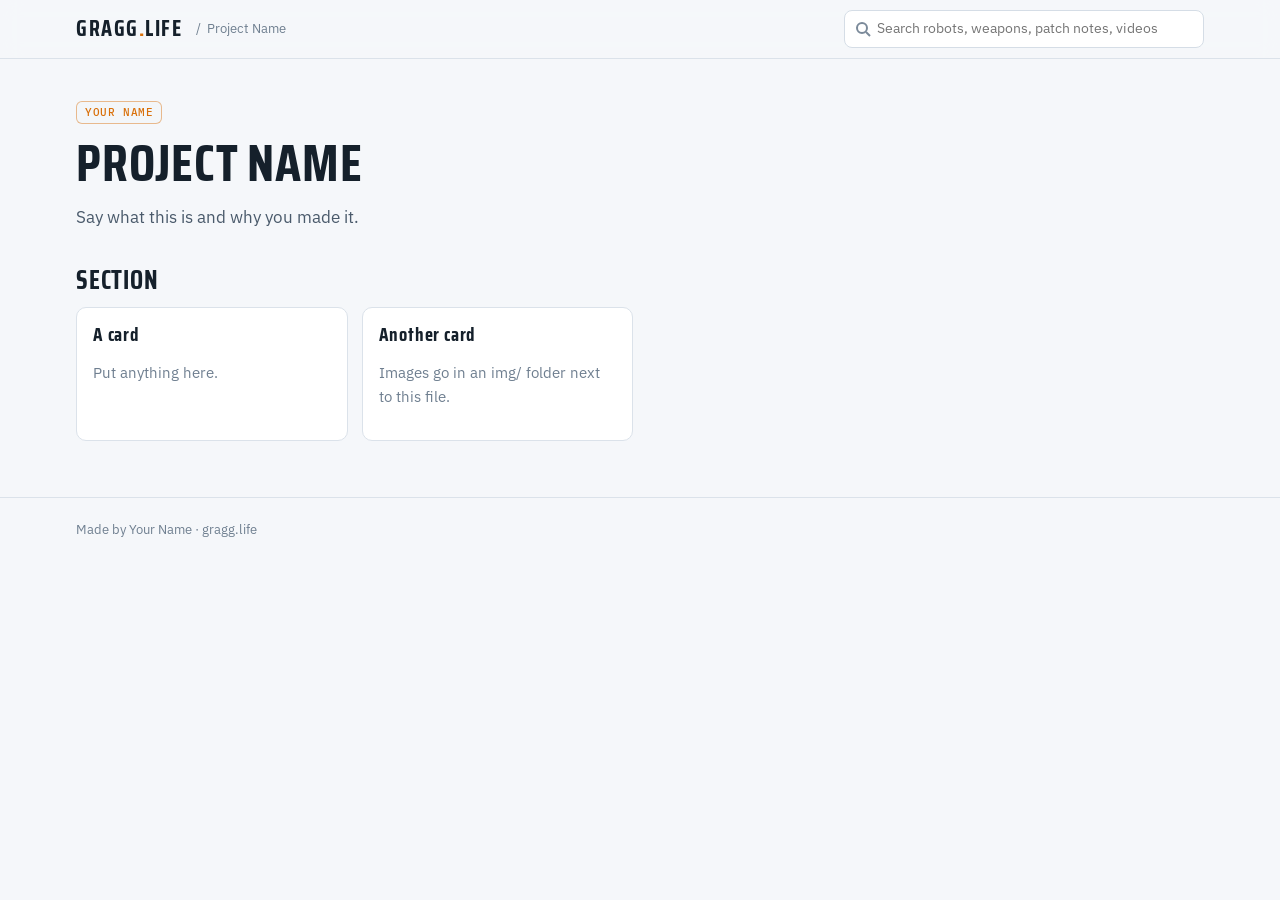
<file: _template/index.html>
<!doctype html>
<html lang="en">
<head>
<meta charset="utf-8">
<meta name="viewport" content="width=device-width,initial-scale=1,viewport-fit=cover">
<title>Project Name</title>
<meta name="description" content="One sentence about this project.">
<link rel="stylesheet" href="https://fonts.googleapis.com/css2?family=Saira+Condensed:wght@600;700&family=IBM+Plex+Sans:wght@400;500;600&family=IBM+Plex+Mono:wght@400;500&display=swap">
<link rel="stylesheet" href="/shared/site.css">
<style>
/* Your page's own colour. Delete this line to keep the default orange. */
:root{ --accent:#5cc8f0; }
</style>
<script src="/shared/search.js" defer></script>
</head>
<body>
<div class="topbar"><div class="container">
  <a class="logo" href="/">gragg<b>.</b>life</a>
  <nav class="crumbs"><span>/</span><span>Project Name</span></nav>
</div></div>

<main class="container" style="padding-top:40px">
  <span class="tag accent">Your name</span>
  <h1 style="margin-top:10px">Project Name</h1>
  <p class="lede">Say what this is and why you made it.</p>

  <h2>Section</h2>
  <div class="grid">
    <div class="card" style="padding:16px"><h3 style="margin-top:0">A card</h3><p class="muted">Put anything here.</p></div>
    <div class="card" style="padding:16px"><h3 style="margin-top:0">Another card</h3><p class="muted">Images go in an img/ folder next to this file.</p></div>
  </div>
</main>
<footer class="footer"><div class="container">Made by Your Name · gragg.life</div></footer>
</body>
</html>
</file>
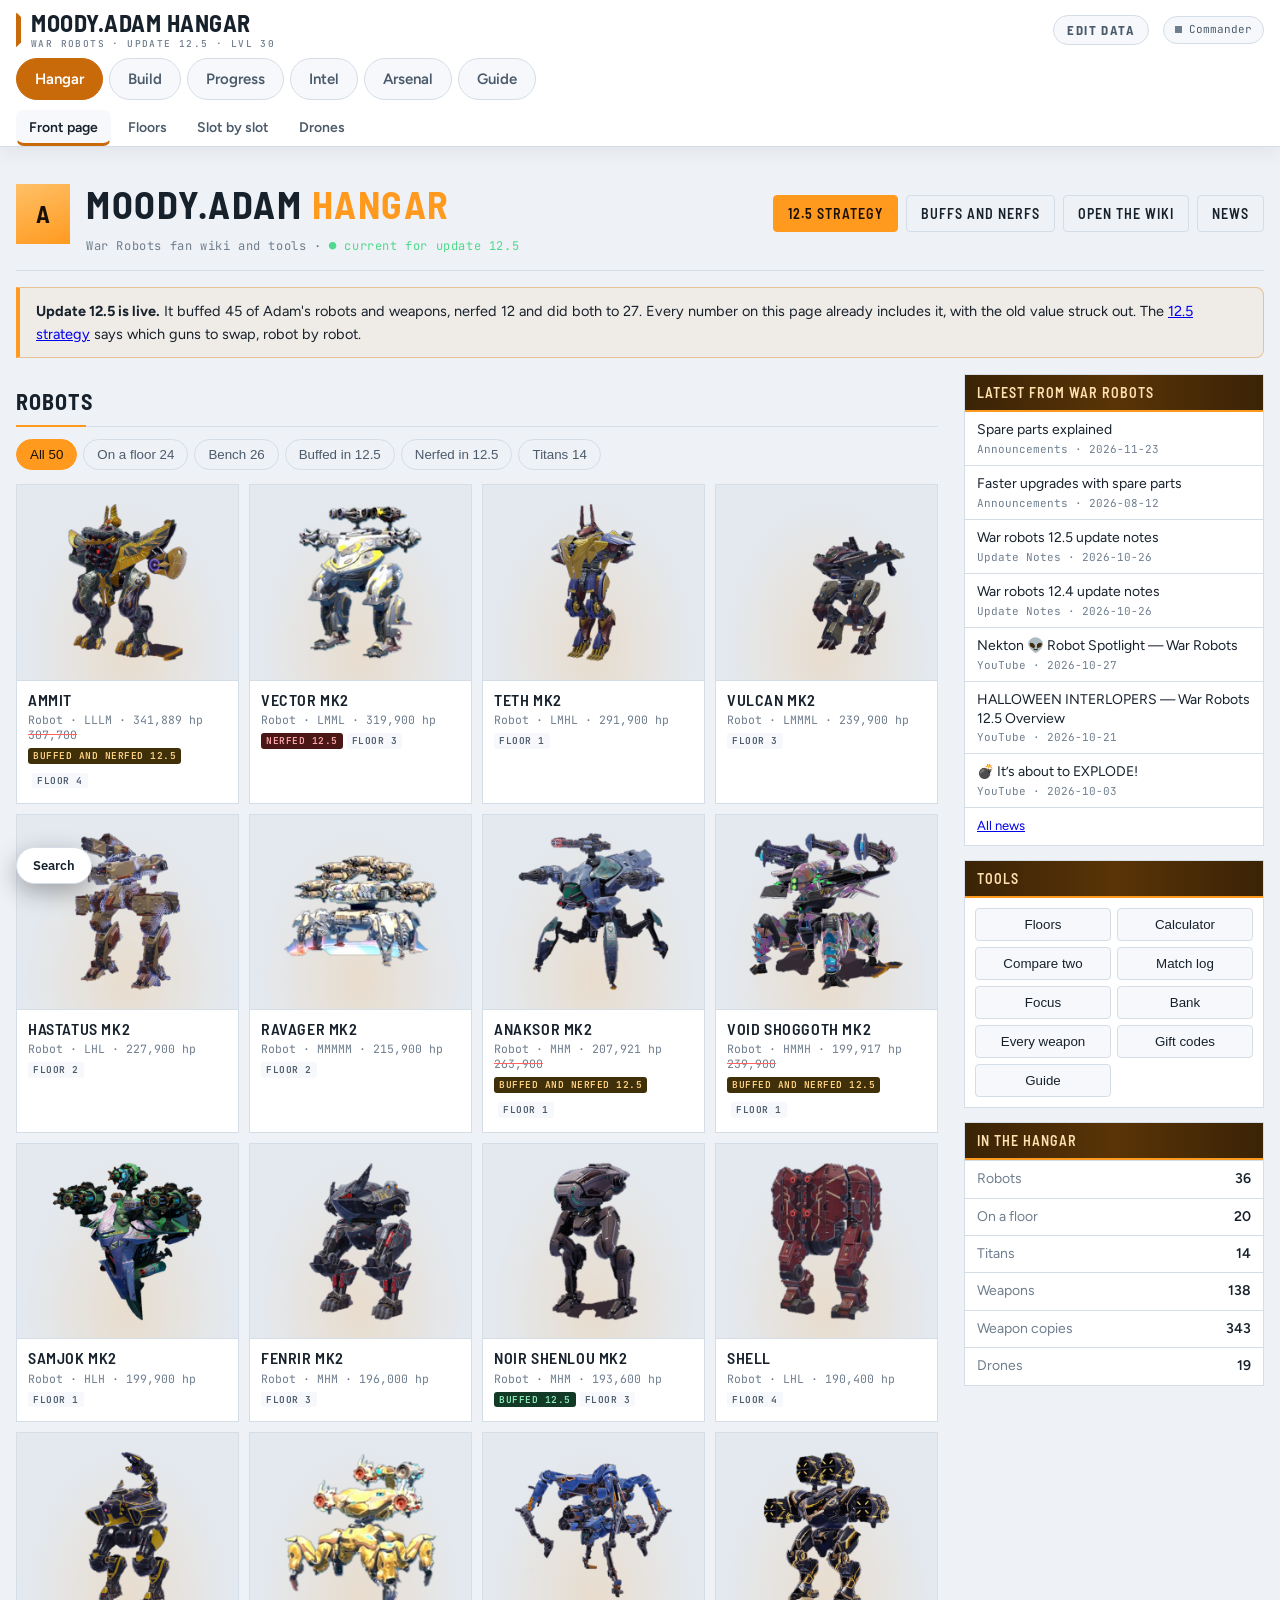
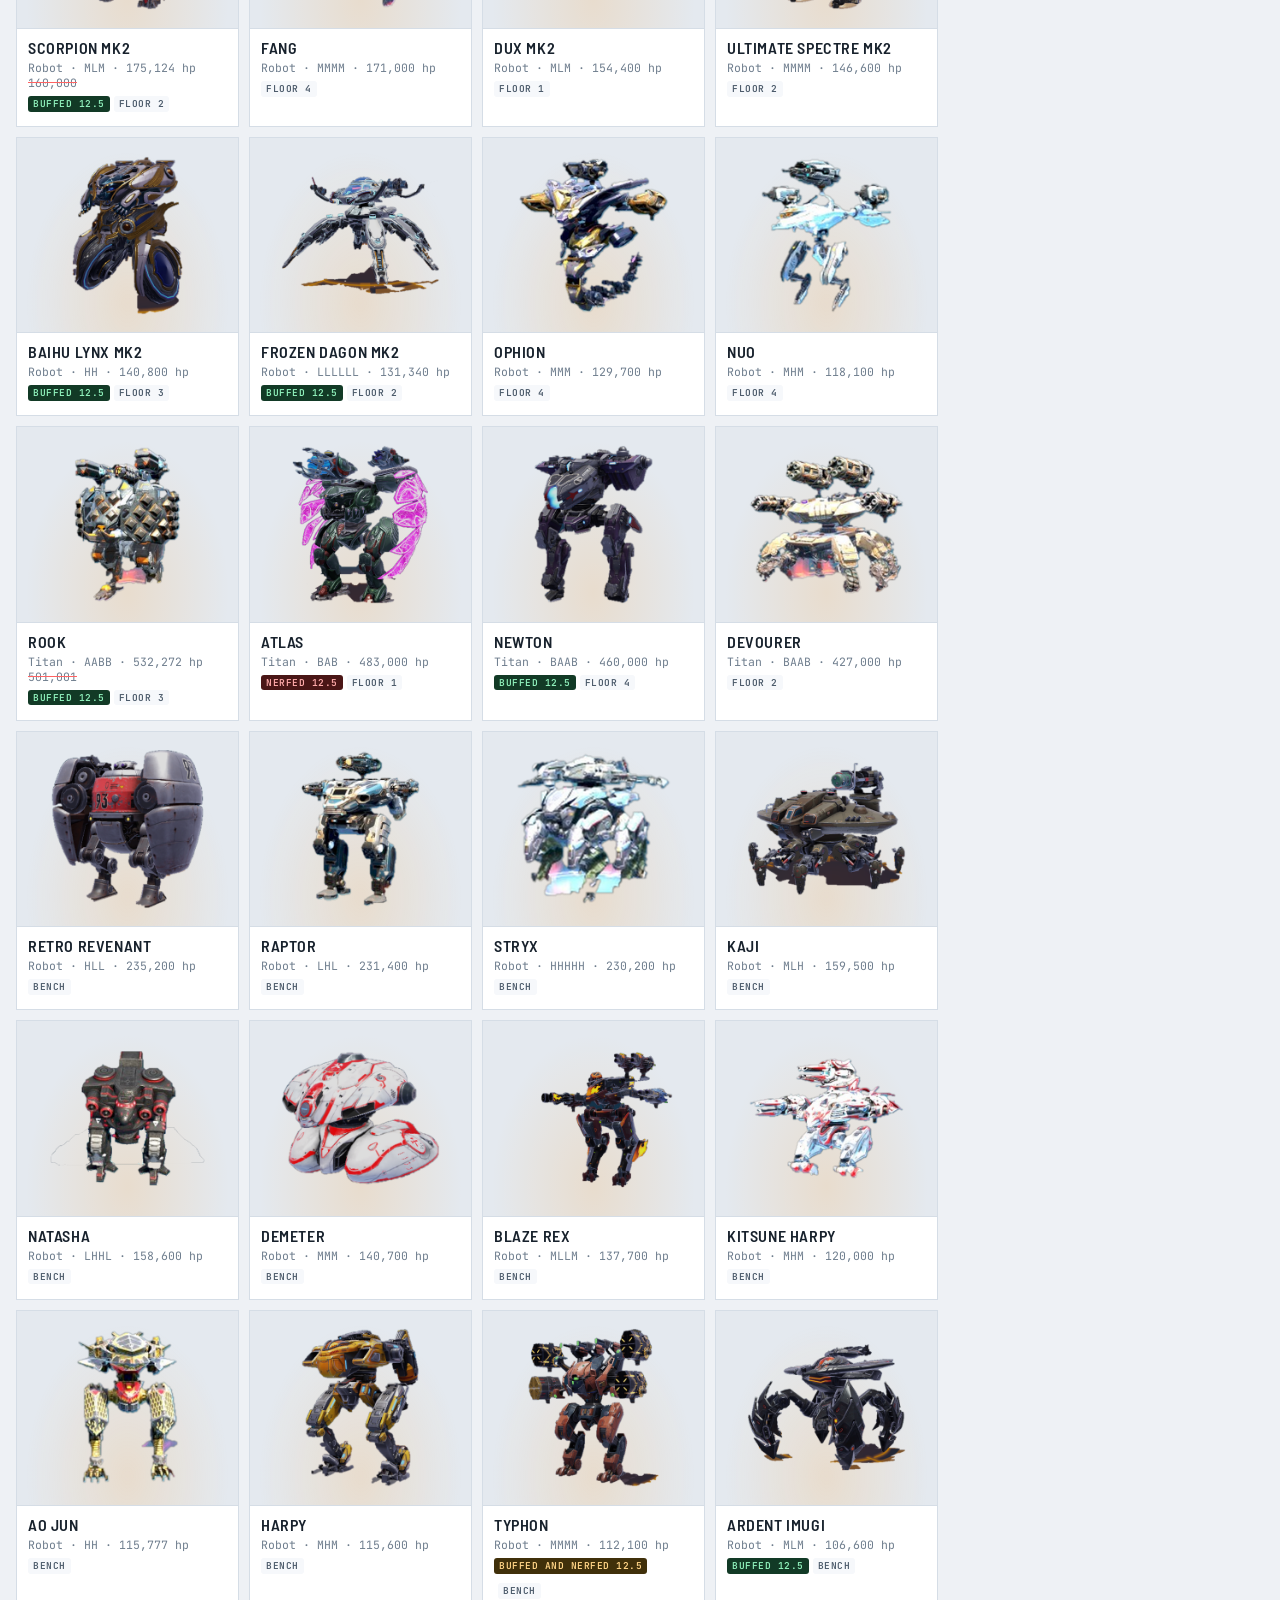
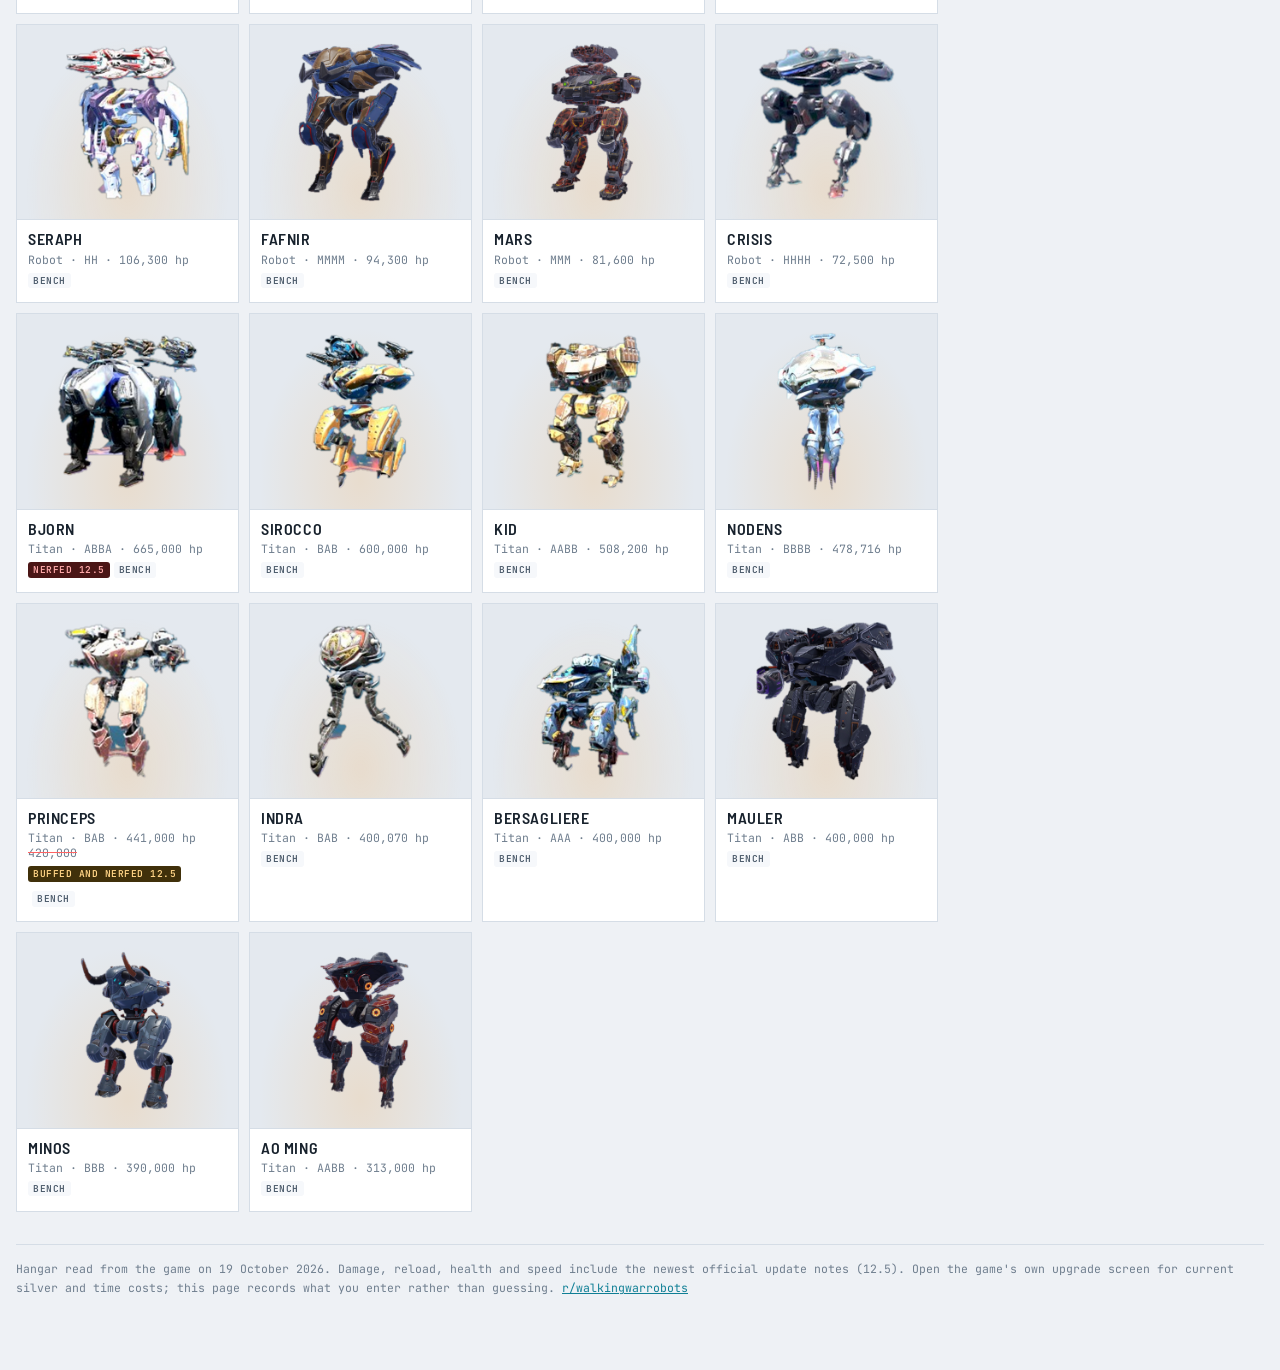
<file: adams-hamger/index.html>
<!doctype html>
<html lang="en">
<head>
<meta charset="utf-8">
<meta name="viewport" content="width=device-width,initial-scale=1">
<title>Adam's Hangar</title>
<meta http-equiv="refresh" content="0;url=/adams-hangar/">
<link rel="canonical" href="https://www.gragg.life/adams-hangar/">
</head>
<body style="background:#1a2430;color:#9db0c4;font-family:ui-monospace,monospace;padding:40px">
<p>Taking you to <a href="/adams-hangar/" style="color:#ff9326">/adams-hangar</a>.</p>
<script>location.replace("/adams-hangar/");</script>
</body>
</html>
</file>
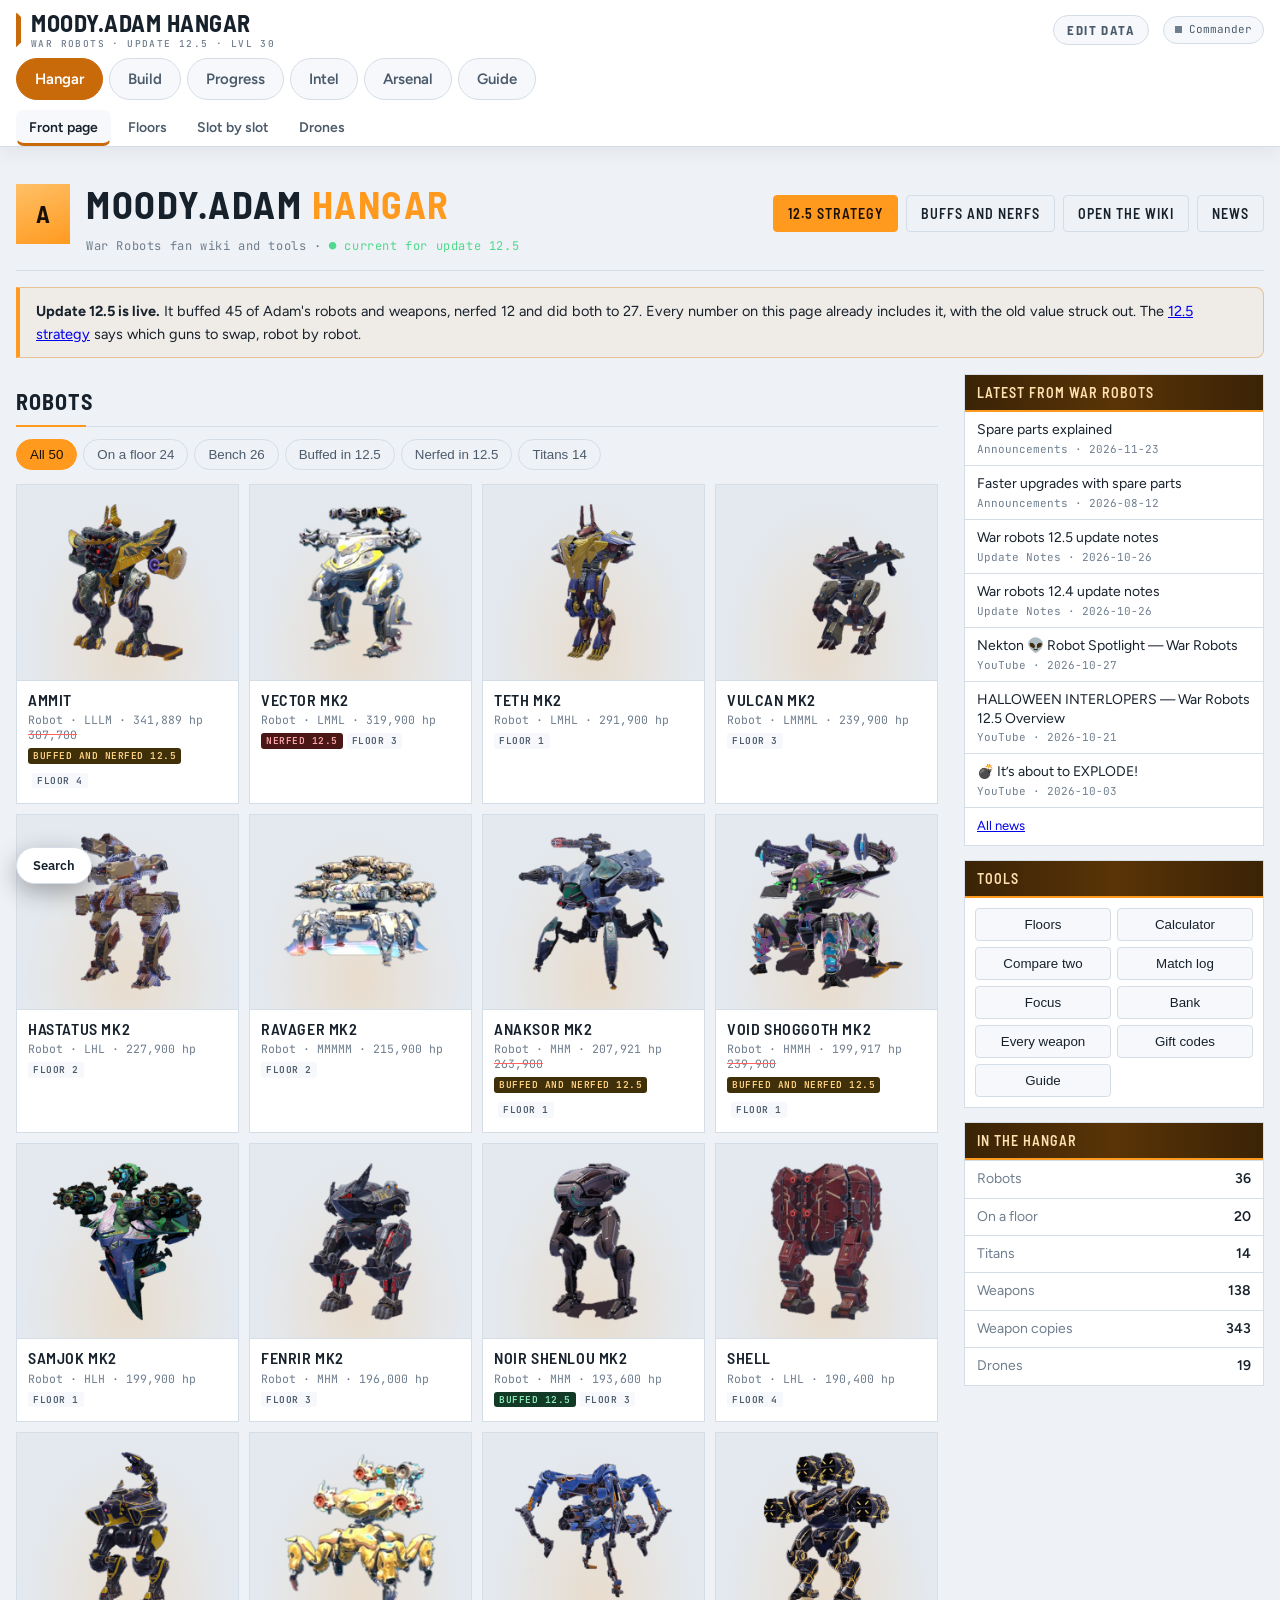
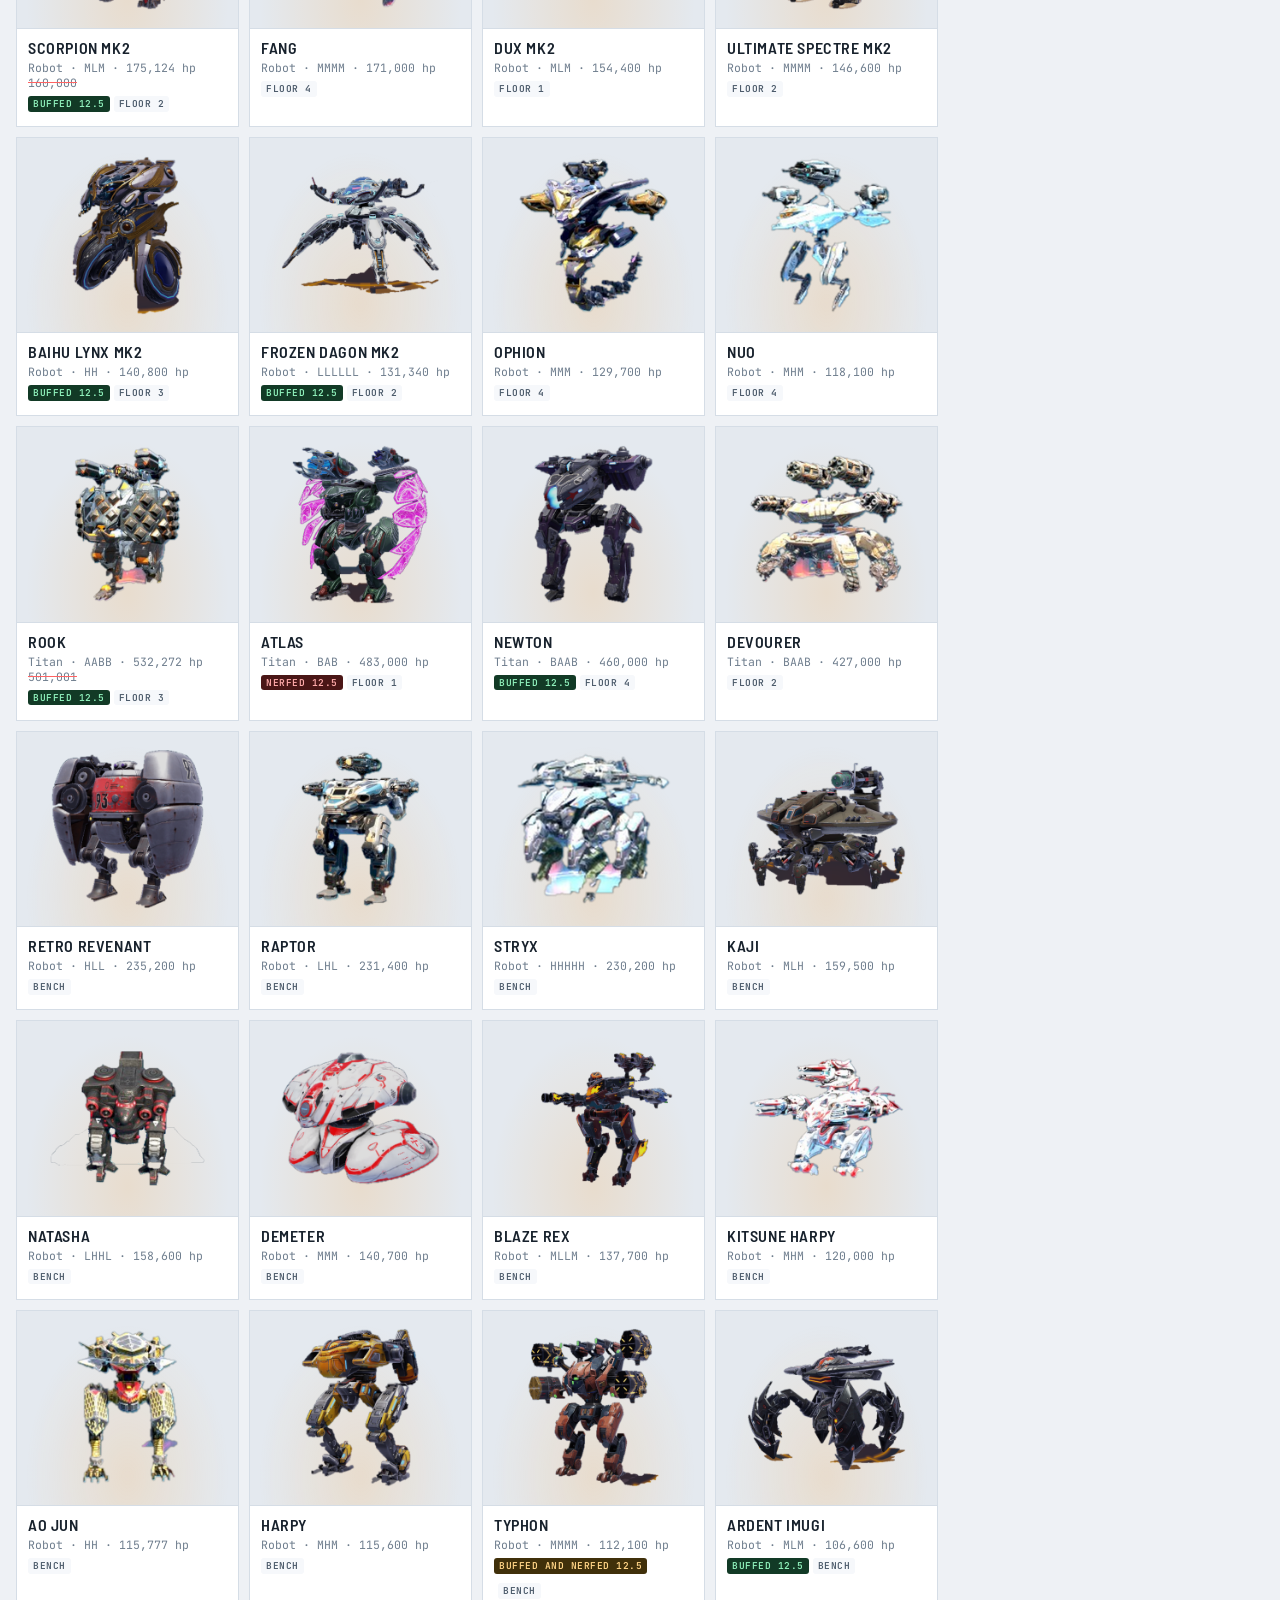
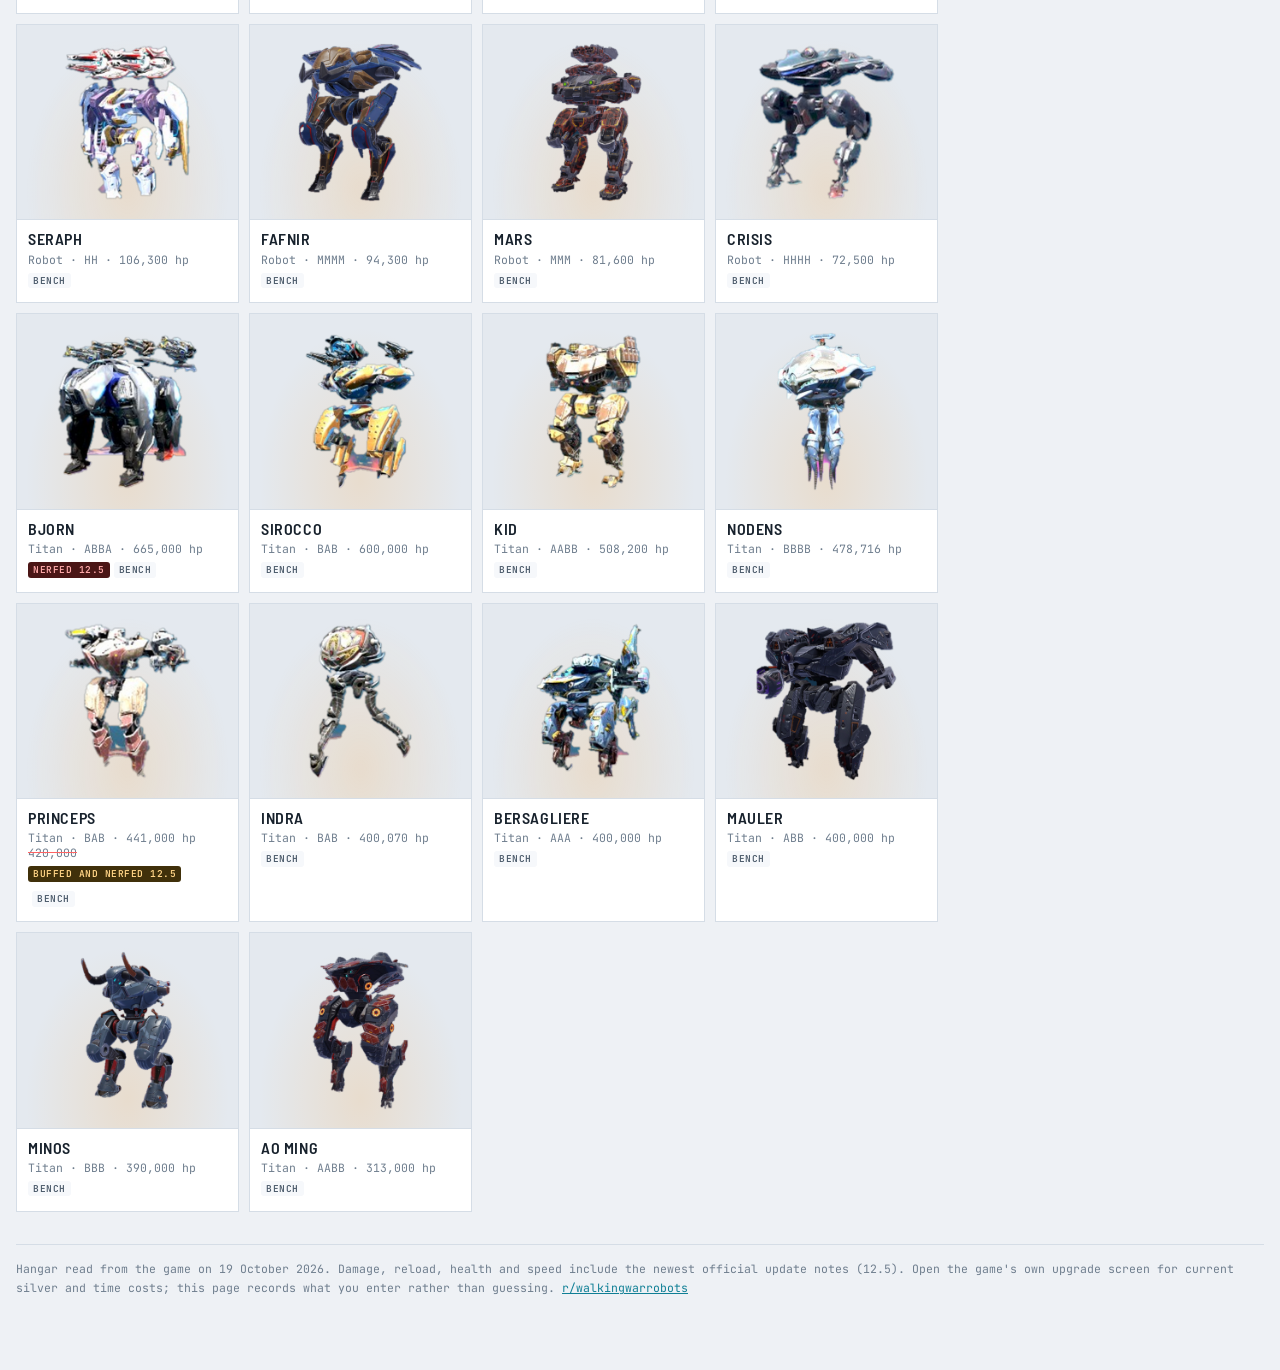
<file: adams-hangar/index.html>
<!doctype html><html><head><meta charset=utf8><meta name=viewport content="width=device-width,initial-scale=1,viewport-fit=cover"><style>:root{color-scheme:light;box-sizing:border-box;padding-top:env(safe-area-inset-top,0px);padding-bottom:env(safe-area-inset-bottom,0px)}html{scroll-padding-top:env(safe-area-inset-top,0px)}body{margin:0;padding:0;font:14px -apple-system,BlinkMacSystemFont,sans-serif;background:#fff;color:#000}img{max-width:100%}[hidden]:not([hidden=until-found i]){display:none!important}</style></head><body>
<title>Moody.Adam Hangar</title>
<link rel="stylesheet" href="https://fonts.googleapis.com/css2?family=Saira+Condensed:wght@500;600;700&family=IBM+Plex+Sans:wght@400;500;600&family=IBM+Plex+Mono:wght@400;500;600&display=swap">
<style>
/* Layout: angled HUD panels on a gridded deep-steel ground; amber command accent, cyan telemetry. */
:root{
  color-scheme: dark;
  --bg:#1a2430; --bg2:#141d27; --panel:#243040; --panel2:#2c3a4c; --rise:#374758;
  --line:#415263; --edge:#5a7089;
  --fg:#e9f0f7; --dim:#9db0c4; --faint:#73879b;
  --f1:#ff9326; --f2:#3fd0f5; --f3:#b48bff; --f4:#4fd98c; --f5:#ff5e8a;
  --amber:#ff9326; --amber2:#ffbb66; --cyan:#3fd0f5; --green:#4fd98c; --red:#ff5a5a; --violet:#b48bff;
  --H:#ff6b4a; --M:#ffc14a; --L:#6ee7a0; --A:#c792ea; --B:#82aaff;
  --display:"Saira Condensed",Impact,sans-serif;
  --body:"IBM Plex Sans",system-ui,sans-serif;
  --mono:"IBM Plex Mono",ui-monospace,monospace;
  --cut:10px;
  --hazard:repeating-linear-gradient(135deg,rgba(255,147,38,.16) 0 6px,transparent 6px 12px);
}
*{box-sizing:border-box}
body{
  background:
    linear-gradient(rgba(63,208,245,.05) 1px,transparent 1px) 0 0/100% 34px,
    linear-gradient(90deg,rgba(63,208,245,.05) 1px,transparent 1px) 0 0/34px 100%,
    radial-gradient(130% 85% at 50% 0%,#2a3848 0%,var(--bg) 52%,var(--bg2) 100%);
  background-attachment:fixed;
  color:var(--fg);font-family:var(--body);margin:0;font-size:14px;line-height:1.5}
.wrap{max-width:1180px;margin:0 auto;padding-inline:16px;padding-block:0 60px}

/* ===== command bar ===== */
header{position:sticky;top:env(safe-area-inset-top,0px);z-index:20;
  background:linear-gradient(180deg,rgba(32,43,56,.97),rgba(26,36,48,.95));
  backdrop-filter:blur(10px);border-bottom:1px solid var(--edge);
  box-shadow:0 1px 0 rgba(255,147,38,.3),0 10px 26px rgba(0,0,0,.45)}
.bar{max-width:1180px;margin:0 auto;padding:11px 16px 9px;display:flex;align-items:center;gap:14px;flex-wrap:wrap}
.brand{position:relative;font-family:var(--display);font-size:23px;font-weight:700;letter-spacing:2px;
  text-transform:uppercase;line-height:1;white-space:nowrap;padding-left:15px;
  color:var(--amber);text-shadow:0 0 16px rgba(255,147,38,.5)}
.brand::before{content:"";position:absolute;left:0;top:1px;bottom:1px;width:5px;background:var(--amber);
  clip-path:polygon(0 0,100% 5px,100% calc(100% - 5px),0 100%);box-shadow:0 0 12px rgba(255,147,38,.8)}
.brand small{display:block;font-family:var(--mono);font-size:9.5px;letter-spacing:2.2px;color:var(--faint);
  font-weight:500;margin-top:4px;text-shadow:none}
.who{margin-left:auto;font-family:var(--mono);font-size:11px;color:var(--dim);display:flex;align-items:center;gap:7px;
  background:var(--panel);border:1px solid var(--line);padding:4px 11px;
  clip-path:polygon(7px 0,100% 0,100% calc(100% - 7px),calc(100% - 7px) 100%,0 100%,0 7px)}
.dot{width:7px;height:7px;flex:none;background:var(--faint);
  clip-path:polygon(50% 0,100% 50%,50% 100%,0 50%)}
.dot.on{background:var(--green);box-shadow:0 0 9px var(--green)}
nav{max-width:1180px;margin:0 auto;padding:0 16px;display:flex;gap:4px;overflow-x:auto;scrollbar-width:none}
nav::-webkit-scrollbar{display:none}
nav button{position:relative;font-family:var(--display);font-size:14.5px;letter-spacing:1.4px;text-transform:uppercase;
  font-weight:600;background:linear-gradient(180deg,var(--panel2),var(--panel));border:1px solid var(--line);
  border-bottom:none;color:var(--dim);padding:9px 17px 8px;cursor:pointer;white-space:nowrap;
  clip-path:polygon(9px 0,100% 0,100% 100%,0 100%,0 9px)}
nav button:hover{color:var(--fg);border-color:var(--edge)}
nav button[aria-selected="true"]{color:#0a0e14;background:linear-gradient(180deg,var(--amber2),var(--amber));
  border-color:var(--amber);box-shadow:0 0 18px rgba(255,147,38,.4)}
nav button:focus-visible{outline:2px solid var(--cyan);outline-offset:2px}

/* ===== headings ===== */
h2{position:relative;font-family:var(--display);font-size:27px;letter-spacing:2px;text-transform:uppercase;
  color:var(--fg);margin:30px 0 5px;padding-left:16px;text-wrap:balance}
h2::before{content:"";position:absolute;left:0;top:3px;bottom:3px;width:6px;background:var(--amber);
  clip-path:polygon(0 0,100% 6px,100% calc(100% - 6px),0 100%)}
h3{font-family:var(--display);font-size:17px;letter-spacing:1.6px;text-transform:uppercase;color:var(--cyan);
  margin:24px 0 9px;display:flex;align-items:center;gap:10px}
h3::after{content:"";flex:1;height:1px;background:linear-gradient(90deg,rgba(63,208,245,.5),transparent)}
.lede{color:var(--dim);margin:0 0 16px;max-width:64ch}
[hidden]{display:none!important}
/* compare two */
.cpgrid{display:grid;grid-template-columns:1fr 1fr;gap:14px}
@media (max-width:760px){.cpgrid{grid-template-columns:1fr}}
.cpcard{background:linear-gradient(180deg,var(--panel2),var(--panel));border:1px solid var(--line);
  clip-path:polygon(12px 0,100% 0,100% calc(100% - 12px),calc(100% - 12px) 100%,0 100%,0 12px);overflow:hidden}
.cpcard .art{position:relative;height:190px;display:flex;align-items:center;justify-content:center;
  background:radial-gradient(ellipse at 50% 72%,rgba(255,147,38,.16),transparent 62%),var(--bg2)}
.cpcard .art img{max-height:168px;max-width:88%;object-fit:contain}
.cpcard .art .noart{font-family:var(--display);font-size:40px;color:var(--line)}
.cpcard .hd{padding:11px 14px 9px;border-bottom:1px solid var(--line)}
.cpcard .hd h3{margin:0;font-family:var(--display);font-size:23px;letter-spacing:1.2px}
.cpcard .hd .sub{font-family:var(--mono);font-size:11px;color:var(--dim);margin-top:3px}
.cptot{display:grid;grid-template-columns:1fr 1fr 1fr;border-bottom:1px solid var(--line)}
.cptot div{padding:9px 6px;text-align:center;border-right:1px solid var(--line)}
.cptot div:last-child{border-right:0}
.cptot i{display:block;font-style:normal;font-family:var(--mono);font-size:9px;letter-spacing:1.1px;
  text-transform:uppercase;color:var(--faint)}
.cptot b{display:block;font-family:var(--mono);font-size:19px;font-variant-numeric:tabular-nums;margin-top:3px}
.cptot .amb b{color:var(--amber)} .cptot .cy b{color:var(--cyan)} .cptot .gr b{color:var(--green)}
.cpguns{padding:4px 0}
.cpgun{display:flex;align-items:center;gap:9px;padding:7px 13px;border-bottom:1px solid rgba(65,82,99,.4)}
.cpgun:last-child{border-bottom:0}
.cpgun img{width:46px;height:30px;object-fit:contain;flex:0 0 46px}
.cpgun .noimg{width:46px;height:30px;flex:0 0 46px;display:flex;align-items:center;justify-content:center;
  font-family:var(--display);font-size:14px;color:var(--line);border:1px dashed var(--line)}
.cpgun .nm{flex:1;min-width:0;font-size:13px;overflow:hidden;text-overflow:ellipsis;white-space:nowrap}
.cpgun .fg{font-family:var(--mono);font-size:11px;color:var(--dim);white-space:nowrap}
.cpgun .fg b{color:var(--amber)} .cpgun .fg em{font-style:normal;color:var(--cyan)}
.cpmeta{padding:10px 13px;font-size:12.5px;color:var(--dim);border-top:1px solid var(--line)}
.cpmeta b{color:var(--fg)}
.cpflag{margin:0;padding:7px 13px;font-family:var(--mono);font-size:11px;color:var(--amber);
  background:rgba(255,147,38,.08);border-top:1px solid rgba(255,147,38,.22)}
.cpflag.ok{color:var(--green);background:rgba(79,217,140,.08);border-top-color:rgba(79,217,140,.22)}
#cp-verdict{margin-bottom:14px}
section[hidden]{display:none!important}

/* ===== floors ===== */
.floor{position:relative;border:1px solid var(--line);background:linear-gradient(180deg,var(--panel),#1f2a37);
  margin-bottom:18px;clip-path:polygon(var(--cut) 0,100% 0,100% calc(100% - var(--cut)),calc(100% - var(--cut)) 100%,0 100%,0 var(--cut))}
.floor>h4{font-family:var(--display);font-size:18px;letter-spacing:1.6px;text-transform:uppercase;margin:0;
  padding:11px 16px;background:linear-gradient(180deg,var(--rise),var(--panel2));border-bottom:1px solid var(--edge);
  color:var(--amber);display:flex;justify-content:space-between;gap:10px;flex-wrap:wrap;align-items:baseline;
  position:relative;text-shadow:0 0 12px rgba(255,147,38,.35)}
.floor>h4::after{content:"";position:absolute;left:0;right:0;bottom:-1px;height:1px;
  background:linear-gradient(90deg,var(--amber),transparent 62%)}
.floor>h4 em{font-family:var(--mono);font-style:normal;font-size:10.5px;letter-spacing:.6px;text-transform:none;
  color:var(--dim);text-shadow:none}
.bots{display:grid;grid-template-columns:repeat(auto-fill,minmax(252px,1fr));gap:1px;background:var(--line)}
.bot{position:relative;background:linear-gradient(170deg,var(--panel) 0%,#202c3a 100%);padding:13px 15px;min-width:0}
.bot::before{content:"";position:absolute;top:0;left:0;width:13px;height:13px;
  border-top:2px solid var(--acc);border-left:2px solid var(--acc);opacity:.6}
.bot .nm{font-family:var(--display);font-size:17px;letter-spacing:1px;text-transform:uppercase;color:var(--fg)}
.bot .nm b{color:var(--acc);font-weight:600}
.bot .st{font-family:var(--mono);font-size:10.5px;color:var(--dim);margin:4px 0 9px;font-variant-numeric:tabular-nums}
.gun{display:flex;align-items:center;gap:8px;font-size:12.5px;padding:3px 0;min-width:0;
  border-bottom:1px solid rgba(90,112,137,.35)}
.gun:last-of-type{border-bottom:none}
.gun span.g{flex:1;min-width:0;overflow:hidden;text-overflow:ellipsis;white-space:nowrap}
.gun span.d{font-family:var(--mono);font-size:11.5px;color:var(--dim);font-variant-numeric:tabular-nums;flex:none}
/* a hardpoint with a recommendation in it rather than a complaint */
.gun.gunfit{align-items:flex-start;background:linear-gradient(90deg,rgba(63,208,245,.09),transparent 72%);
  border-left:2px solid var(--cyan);padding-left:6px;margin-left:-8px}
.gun.gunfit span.g{white-space:normal;line-height:1.25}
.gun.gunfit span.g b{color:var(--cyan);font-weight:600}
.gun.gunfit span.g em{display:block;font-style:normal;font-family:var(--mono);font-size:10px;
  color:var(--faint);letter-spacing:.3px;margin-top:1px}
.gun.gunfit span.d.dfit{color:var(--cyan);opacity:.75;margin-top:2px}
.gun.gunfit .pip,.gun.gunfit .wt{margin-top:2px}
.gun.gunfit .wt{opacity:.85}
.gun.vacant span.g{color:var(--red)}
.tot .pot{display:block;font-family:var(--mono);font-size:10.5px;color:var(--cyan);
  font-weight:400;letter-spacing:.3px;margin-top:2px;opacity:.9}
.pip{width:17px;height:17px;line-height:17px;text-align:center;font-size:9.5px;font-weight:700;
  color:#0a0e14;font-family:var(--mono);flex:none;
  clip-path:polygon(25% 0,75% 0,100% 50%,75% 100%,25% 100%,0 50%)}
.pip.H{background:var(--H)}.pip.M{background:var(--M)}.pip.L{background:var(--L)}
.pip.A{background:var(--A)}.pip.B{background:var(--B)}
.bot .tot{font-family:var(--mono);font-size:12px;color:var(--acc);font-weight:600;margin-top:9px;
  padding-top:7px;border-top:1px solid var(--edge);font-variant-numeric:tabular-nums;
  text-shadow:0 0 10px var(--acc)}
.gap{color:var(--red);font-size:11.5px;font-weight:600;letter-spacing:.3px}


.floor{--acc:var(--amber)}
.fhead{display:flex;align-items:center;gap:14px;flex-wrap:wrap;padding:12px 16px;
  background:linear-gradient(180deg,var(--rise),var(--panel2));border-bottom:1px solid var(--edge);position:relative}
.fhead::after{content:"";position:absolute;left:0;right:0;bottom:-1px;height:1px;
  background:linear-gradient(90deg,var(--acc),transparent 62%)}
.fhead .no{font-family:var(--mono);font-size:27px;font-weight:600;color:var(--acc);line-height:1;
  text-shadow:0 0 15px var(--acc);flex:none}
.fhead h4{font-family:var(--display);font-size:20px;letter-spacing:1.6px;text-transform:uppercase;margin:0;
  color:var(--fg);flex:1;min-width:140px}
.fhead em{font-family:var(--mono);font-style:normal;font-size:10.5px;color:var(--dim);text-align:right}
.ffoot{padding:11px 16px;border-top:1px solid var(--line);background:rgba(0,0,0,.2);font-size:13px;color:var(--dim)}
.ffoot b{color:var(--fg)}

/* ===== panels ===== */
.box{position:relative;background:linear-gradient(100deg,rgba(255,147,38,.07),var(--panel) 45%);
  border:1px solid var(--line);border-left:4px solid var(--amber);padding:12px 15px;margin:15px 0;
  clip-path:polygon(0 0,100% 0,100% calc(100% - 9px),calc(100% - 9px) 100%,0 100%)}
.box.warn{border-left-color:var(--red);background:linear-gradient(100deg,rgba(255,90,90,.09),var(--panel) 45%)}
.box.ok{border-left-color:var(--green);background:linear-gradient(100deg,rgba(79,217,140,.08),var(--panel) 45%)}
.box b{color:#fff}
.grid2{display:grid;grid-template-columns:repeat(auto-fit,minmax(295px,1fr));gap:15px}
.card{position:relative;background:linear-gradient(170deg,var(--panel),#202c3a);border:1px solid var(--line);
  padding:15px;min-width:0;
  clip-path:polygon(var(--cut) 0,100% 0,100% calc(100% - var(--cut)),calc(100% - var(--cut)) 100%,0 100%,0 var(--cut))}
label{display:block;font-family:var(--mono);font-size:9.5px;letter-spacing:1.6px;text-transform:uppercase;
  color:var(--faint);font-weight:500;margin-bottom:5px}
select,input,textarea{width:100%;background:#1b2633;border:1px solid var(--line);color:var(--fg);
  padding:8px 10px;font-family:var(--body);font-size:13.5px;border-radius:0}
select:focus,input:focus,textarea:focus{outline:none;border-color:var(--cyan);
  box-shadow:0 0 0 1px var(--cyan),0 0 14px rgba(63,208,245,.22)}
button.act{font-family:var(--display);letter-spacing:1.6px;text-transform:uppercase;font-weight:700;font-size:13.5px;
  background:linear-gradient(180deg,var(--amber2),var(--amber));color:#0a0e14;border:none;padding:10px 20px;
  cursor:pointer;clip-path:polygon(8px 0,100% 0,100% calc(100% - 8px),calc(100% - 8px) 100%,0 100%,0 8px);
  box-shadow:0 0 16px rgba(255,147,38,.3)}
button.act:hover{filter:brightness(1.12);box-shadow:0 0 24px rgba(255,147,38,.5)}
button.act:disabled{background:var(--rise);color:var(--faint);cursor:not-allowed;box-shadow:none}
button.ghost{background:var(--panel2);border:1px solid var(--line);color:var(--dim);padding:5px 11px;
  cursor:pointer;font-size:12px;font-family:var(--mono);
  clip-path:polygon(5px 0,100% 0,100% calc(100% - 5px),calc(100% - 5px) 100%,0 100%,0 5px)}
button.ghost:hover{border-color:var(--amber);color:var(--amber)}
table{width:100%;border-collapse:collapse;font-size:13px}
th{font-family:var(--mono);font-size:9.5px;letter-spacing:1.5px;text-transform:uppercase;color:var(--faint);
  text-align:left;padding:8px;border-bottom:1px solid var(--edge);font-weight:500;
  background:linear-gradient(180deg,var(--panel2),transparent)}
td{padding:7px 8px;border-bottom:1px solid rgba(90,112,137,.35);vertical-align:top}
tr:hover td{background:rgba(63,208,245,.07)}
td.n,th.n{text-align:right;font-family:var(--mono);font-variant-numeric:tabular-nums}
/* worth it table */
#worth-list td.g{color:var(--green)} #worth-list td.c{color:var(--cyan)}
#worth-list td.vio{color:var(--violet)}
#worth-list i.mut{font-style:normal;color:var(--faint);font-size:10.5px}
#worth-list .modetag{display:inline-block;font-family:var(--mono);font-size:8.5px;letter-spacing:.9px;
  padding:1px 5px;margin-left:6px;border-radius:3px;background:rgba(63,208,245,.16);color:var(--cyan);vertical-align:middle}
#worth-list table{width:100%;border-collapse:collapse}
#worth-list tbody tr:nth-child(odd){background:rgba(255,255,255,.022)}
#worth-list td,#worth-list th{padding:7px 9px;border-bottom:1px solid var(--line);white-space:nowrap}
#worth-list th{font-family:var(--mono);font-size:10px;letter-spacing:1.1px;text-transform:uppercase;color:var(--faint)}
#worth-head b{color:var(--amber)}
.scroll{overflow-x:auto}
.row{display:flex;gap:10px;flex-wrap:wrap;align-items:flex-end}
.row>*{flex:1 1 150px;min-width:0}
.row>.fixed{flex:none}
.stat{display:flex;gap:12px;flex-wrap:wrap;margin:14px 0}
.stat div{position:relative;background:linear-gradient(170deg,var(--panel2),#1f2a37);border:1px solid var(--line);
  padding:11px 15px;flex:1 1 128px;
  clip-path:polygon(9px 0,100% 0,100% calc(100% - 9px),calc(100% - 9px) 100%,0 100%,0 9px)}
.stat div::after{content:"";position:absolute;left:0;top:0;width:3px;height:100%;background:var(--amber);opacity:.65}
.stat .k{font-family:var(--mono);font-size:9px;letter-spacing:1.5px;text-transform:uppercase;color:var(--faint)}
.stat .v{font-family:var(--mono);font-size:23px;font-weight:600;color:var(--amber);
  font-variant-numeric:tabular-nums;line-height:1.22;text-shadow:0 0 14px rgba(255,147,38,.35)}
.stat .v.c{color:var(--cyan);text-shadow:0 0 14px rgba(63,208,245,.35)}
.stat .v.g{color:var(--green);text-shadow:0 0 14px rgba(79,217,140,.3)}
.flags{margin-top:11px;display:flex;flex-direction:column;gap:6px}
.flag{font-size:12.5px;padding:8px 11px;background:linear-gradient(100deg,rgba(255,90,90,.15),rgba(255,90,90,.05));
  color:#ffb4b4;border-left:3px solid var(--red);
  clip-path:polygon(0 0,100% 0,100% calc(100% - 7px),calc(100% - 7px) 100%,0 100%)}
.flag.good{background:linear-gradient(100deg,rgba(79,217,140,.15),rgba(79,217,140,.04));color:#a6edc4;border-left-color:var(--green)}
.flag.note{background:linear-gradient(100deg,rgba(63,208,245,.14),rgba(63,208,245,.07));color:#a9dcf2;border-left-color:var(--cyan)}
.empty{color:var(--faint);font-size:13px;padding:22px;text-align:center;border:1px dashed var(--line);
  background:repeating-linear-gradient(135deg,rgba(90,112,137,.16) 0 8px,transparent 8px 16px)}


/* ===== drones ===== */
.dgrid{display:grid;grid-template-columns:repeat(auto-fill,minmax(270px,1fr));gap:14px}
.dcard{position:relative;background:linear-gradient(170deg,var(--panel),#202c3a);border:1px solid var(--line);
  padding:0 0 14px;overflow:hidden;
  clip-path:polygon(var(--cut) 0,100% 0,100% calc(100% - var(--cut)),calc(100% - var(--cut)) 100%,0 100%,0 var(--cut))}
.dcard img{display:block;width:100%;max-width:100%;aspect-ratio:1;object-fit:cover;
  background:#1f2a37;border-bottom:1px solid var(--edge)}
.dcard .db{padding:12px 15px 0}
.dcard h5{font-family:var(--display);font-size:18px;letter-spacing:1.2px;text-transform:uppercase;margin:0;color:var(--amber)}
.dcard .sk{font-family:var(--mono);font-size:11px;color:var(--cyan);letter-spacing:.4px;margin:3px 0 7px}
.dcard p{margin:0 0 9px;font-size:12.5px;color:var(--dim)}
.dcard .pair{font-size:12.5px;border-top:1px solid var(--line);padding-top:8px}
.dcard .pair b{color:var(--fg);font-family:var(--display);letter-spacing:.8px;text-transform:uppercase;font-size:14px}
.dchip{display:flex;align-items:center;gap:6px;margin-top:7px;font-family:var(--mono);font-size:10.5px;color:var(--dim)}
.dchip img{width:26px;height:26px;object-fit:cover;border:1px solid var(--edge);flex:none;background:#1f2a37;
  clip-path:polygon(25% 0,75% 0,100% 50%,75% 100%,25% 100%,0 50%)}

/* ===== chat ===== */
.chatwrap{display:flex;flex-direction:column;height:62vh;min-height:320px;border:1px solid var(--line);
  background:linear-gradient(180deg,var(--panel),#1f2a37);overflow:hidden;
  clip-path:polygon(var(--cut) 0,100% 0,100% calc(100% - var(--cut)),calc(100% - var(--cut)) 100%,0 100%,0 var(--cut))}
.msgs{flex:1;overflow-y:auto;padding:14px;display:flex;flex-direction:column;gap:11px}
.msg{min-width:0;border-left:2px solid var(--edge);padding-left:10px}
.msg .meta{font-family:var(--mono);font-size:10.5px;color:var(--faint);letter-spacing:.4px}
.msg .meta b{color:var(--cyan);font-weight:600}
.msg .txt{font-size:13.5px;word-wrap:break-word;overflow-wrap:break-word}
.send{display:flex;gap:9px;padding:11px;border-top:1px solid var(--edge);background:var(--panel2)}
.send input{flex:1}
.peers{display:flex;gap:7px;flex-wrap:wrap;margin-bottom:11px}
.peer{font-family:var(--mono);font-size:11px;background:var(--panel2);border:1px solid var(--line);
  padding:3px 11px;color:var(--dim);
  clip-path:polygon(6px 0,100% 0,100% calc(100% - 6px),calc(100% - 6px) 100%,0 100%,0 6px)}
.peer.me{border-color:var(--green);color:var(--green);box-shadow:0 0 12px rgba(79,217,140,.22)}

/* ===== progress ===== */
.bar2{height:9px;background:#1b2633;border:1px solid var(--line);overflow:hidden;margin:8px 0 12px;
  background-image:var(--hazard)}
.bar2 i{display:block;height:100%;background:linear-gradient(90deg,var(--amber),var(--amber2));
  box-shadow:0 0 14px rgba(255,147,38,.6)}
.bar2 i.done{background:linear-gradient(90deg,var(--green),#8fe8b4);box-shadow:0 0 14px rgba(79,217,140,.6)}
.foot{color:var(--faint);font-size:11.5px;border-top:1px solid var(--edge);padding-top:14px;margin-top:32px;
  font-family:var(--mono);line-height:1.7}
.foot a{color:var(--cyan)}
@media (max-width:420px){
  .brand{font-size:20px} h2{font-size:23px} nav button{font-size:13px;padding:8px 13px}
}
@media (prefers-reduced-motion:reduce){*{animation:none!important;transition:none!important}}

/* ===== big tactile action buttons ===== */
.actions{display:grid;grid-template-columns:repeat(auto-fit,minmax(170px,1fr));gap:10px;margin:16px 0 24px}
.big{position:relative;display:flex;flex-direction:column;gap:3px;align-items:flex-start;text-align:left;
  font-family:var(--display);font-size:16px;letter-spacing:1.3px;text-transform:uppercase;font-weight:700;
  background:linear-gradient(180deg,var(--rise),var(--panel));border:1px solid var(--edge);color:var(--fg);
  padding:14px 15px 13px 46px;cursor:pointer;min-height:66px;justify-content:center;
  clip-path:polygon(var(--cut) 0,100% 0,100% calc(100% - var(--cut)),calc(100% - var(--cut)) 100%,0 100%,0 var(--cut));
  transition:transform .09s ease,box-shadow .16s ease,border-color .16s ease}
.big small{font-family:var(--mono);font-size:10px;letter-spacing:.4px;text-transform:none;color:var(--dim);font-weight:500}
.big .ic{position:absolute;left:14px;top:50%;transform:translateY(-50%);width:20px;height:20px;flex:none;
  color:var(--amber);filter:drop-shadow(0 0 6px rgba(255,147,38,.5))}
.big:hover{border-color:var(--amber);box-shadow:0 0 0 1px rgba(255,147,38,.35),0 8px 22px rgba(0,0,0,.45);transform:translateY(-1px)}
.big:active{transform:translateY(1px)}
.big:focus-visible{outline:2px solid var(--cyan);outline-offset:2px}
.big.go{background:linear-gradient(180deg,var(--amber2),var(--amber));border-color:var(--amber);color:#17120a}
.big.go small{color:#4a3611} .big.go .ic{color:#17120a;filter:none}
.big.cy .ic{color:var(--cyan);filter:drop-shadow(0 0 6px rgba(63,208,245,.5))}
.big.gr .ic{color:var(--green);filter:drop-shadow(0 0 6px rgba(79,217,140,.5))}
.big.vi .ic{color:var(--violet);filter:drop-shadow(0 0 6px rgba(180,139,255,.5))}

/* ===== chips ===== */
.chips{display:flex;flex-wrap:wrap;gap:7px;margin:7px 0 2px}
button.chip{font-family:var(--display);font-size:13.5px;letter-spacing:1.1px;text-transform:uppercase;font-weight:600;
  background:var(--panel2);border:1px solid var(--line);color:var(--dim);padding:9px 15px;cursor:pointer;min-height:40px;
  clip-path:polygon(7px 0,100% 0,100% calc(100% - 7px),calc(100% - 7px) 100%,0 100%,0 7px);transition:all .13s ease}
button.chip:hover{border-color:var(--edge);color:var(--fg)}
button.chip[aria-pressed="true"]{background:linear-gradient(180deg,var(--amber2),var(--amber));color:#17120a;border-color:var(--amber);
  box-shadow:0 0 16px rgba(255,147,38,.38)}
button.chip.win[aria-pressed="true"]{background:linear-gradient(180deg,#6fe6a6,var(--green));border-color:var(--green);
  box-shadow:0 0 16px rgba(79,217,140,.4);color:#07200f}
button.chip.loss[aria-pressed="true"]{background:linear-gradient(180deg,#ff8282,var(--red));border-color:var(--red);
  box-shadow:0 0 16px rgba(255,90,90,.4);color:#2a0808}
button.chip:focus-visible{outline:2px solid var(--cyan);outline-offset:2px}
.fieldrow{display:flex;flex-direction:column;gap:5px;margin-bottom:15px}
.fieldrow>label{font-family:var(--mono);font-size:10.5px;letter-spacing:1.6px;text-transform:uppercase;color:var(--faint)}

/* ===== ask claude ===== */
.askfab{position:fixed;right:16px;bottom:calc(16px + env(safe-area-inset-bottom,0px));z-index:40;
  width:58px;height:58px;border-radius:50%;border:1px solid var(--amber);cursor:pointer;
  background:radial-gradient(circle at 34% 30%,var(--amber2),var(--amber) 62%,#c96c12);
  box-shadow:0 0 0 4px rgba(255,147,38,.14),0 10px 30px rgba(0,0,0,.6);
  display:flex;align-items:center;justify-content:center;color:#17120a;transition:transform .14s ease}
.askfab:hover{transform:scale(1.06)} .askfab:focus-visible{outline:2px solid var(--cyan);outline-offset:3px}
.askwrap{position:fixed;inset:0;z-index:50;background:rgba(8,12,17,.74);backdrop-filter:blur(4px);
  display:flex;align-items:flex-end;justify-content:center;padding:16px}
.askbox{width:100%;max-width:620px;max-height:84vh;display:flex;flex-direction:column;
  background:linear-gradient(180deg,var(--panel2),var(--panel));border:1px solid var(--edge);
  box-shadow:0 -4px 50px rgba(0,0,0,.7),0 0 0 1px rgba(255,147,38,.2);
  clip-path:polygon(14px 0,100% 0,100% calc(100% - 14px),calc(100% - 14px) 100%,0 100%,0 14px)}
.askhd{display:flex;align-items:center;gap:10px;padding:14px 16px 11px;border-bottom:1px solid var(--line)}
.askhd b{font-family:var(--display);font-size:19px;letter-spacing:1.8px;text-transform:uppercase;color:var(--amber)}
.askbody{padding:14px 16px;overflow-y:auto;flex:1;min-height:90px}
.askout{font-size:13.5px;line-height:1.65;white-space:pre-wrap;color:var(--fg)}
.askfoot{padding:11px 16px 14px;border-top:1px solid var(--line);display:flex;gap:8px;align-items:flex-end}
.askfoot textarea{flex:1;min-width:0;resize:none;height:44px}
.xbtn{margin-left:auto;background:var(--panel);border:1px solid var(--line);color:var(--dim);width:32px;height:32px;
  cursor:pointer;font-size:17px;line-height:1;flex:none}
.xbtn:hover{border-color:var(--red);color:var(--red)}

.askbox{max-width:720px}
.askout{white-space:normal;display:flex;flex-direction:column;gap:10px}
.cmsg{white-space:pre-wrap;padding:9px 12px;border:1px solid var(--line);max-width:92%;font-size:13.5px;line-height:1.6}
.cmsg.u{align-self:flex-end;background:rgba(255,147,38,.1);border-color:rgba(255,147,38,.4)}
.cmsg.a{align-self:flex-start;background:var(--panel)}
.cmsg.sys{align-self:stretch;color:var(--dim);border-style:dashed;max-width:none}
.cmsg .who2{display:block;font-family:var(--mono);font-size:9.5px;letter-spacing:1.2px;text-transform:uppercase;color:var(--faint);margin-bottom:3px}
/* ===== match log ===== */
.mrow{display:flex;align-items:center;gap:11px;padding:10px 12px;border:1px solid var(--line);background:var(--panel);
  margin-bottom:7px;clip-path:polygon(8px 0,100% 0,100% calc(100% - 8px),calc(100% - 8px) 100%,0 100%,0 8px)}
.mrow .rz{font-family:var(--display);font-size:13px;letter-spacing:1.4px;padding:3px 9px;flex:none;
  text-transform:uppercase;font-weight:700}
.mrow .rz.w{background:rgba(79,217,140,.17);color:var(--green);border:1px solid rgba(79,217,140,.45)}
.mrow .rz.l{background:rgba(255,90,90,.15);color:var(--red);border:1px solid rgba(255,90,90,.42)}
.mrow .dm{font-family:var(--mono);font-variant-numeric:tabular-nums;font-size:14px;color:var(--amber);font-weight:600}
.mrow .mo{font-size:12px;color:var(--dim);min-width:0;overflow:hidden;text-overflow:ellipsis;white-space:nowrap}
.mrow .lost{font-family:var(--mono);font-size:11px;color:var(--faint)}
@media (max-width:520px){ .mrow{flex-wrap:wrap;gap:7px} .mrow .mo{flex-basis:100%} }

/* ===== quick bar, phones only ===== */
.quickbar{display:none}
@media (max-width:620px){
  .quickbar{display:grid;grid-template-columns:repeat(4,1fr);position:fixed;left:0;right:0;bottom:0;z-index:35;
    background:linear-gradient(180deg,rgba(36,48,64,.97),rgba(26,36,48,.99));border-top:1px solid var(--edge);
    padding:7px 6px calc(7px + env(safe-area-inset-bottom,0px));box-shadow:0 -8px 26px rgba(0,0,0,.5)}
  .quickbar button{background:none;border:none;color:var(--dim);display:flex;flex-direction:column;align-items:center;
    gap:3px;padding:5px 2px;cursor:pointer;font-family:var(--mono);font-size:9.5px;letter-spacing:.7px;text-transform:uppercase}
  .quickbar button svg{width:19px;height:19px}
  .quickbar button:hover,.quickbar button.on{color:var(--amber)}
  .wrap{padding-bottom:88px}
  .askfab{bottom:calc(74px + env(safe-area-inset-bottom,0px));width:50px;height:50px}
  .actions{grid-template-columns:1fr 1fr;gap:8px}
  .big{font-size:13.5px;padding:12px 10px 11px 38px;min-height:60px} .big .ic{left:11px;width:17px;height:17px}
  .big small{font-size:9px}
}

/* ===== edit mode ===== */
.editbtn{font-family:var(--display);font-size:13px;letter-spacing:1.4px;text-transform:uppercase;font-weight:700;
  background:var(--panel2);border:1px solid var(--line);color:var(--dim);padding:6px 13px;cursor:pointer;
  clip-path:polygon(7px 0,100% 0,100% calc(100% - 7px),calc(100% - 7px) 100%,0 100%,0 7px)}
.editbtn:hover{border-color:var(--amber);color:var(--amber)}
.editbtn[aria-pressed="true"]{background:linear-gradient(180deg,var(--amber2),var(--amber));color:#17120a;border-color:var(--amber);
  box-shadow:0 0 16px rgba(255,147,38,.4)}
body.editing .bot{outline:1px dashed rgba(255,147,38,.32);outline-offset:2px}
body.editing .gun[data-pick]{cursor:pointer;background:rgba(255,147,38,.07)}
body.editing .gun[data-pick]:hover{background:rgba(255,147,38,.17);outline:1px solid var(--amber)}
.mini{font-family:var(--mono);font-size:13px;font-weight:600;line-height:1;width:24px;height:24px;flex:none;cursor:pointer;
  background:var(--rise);border:1px solid var(--line);color:var(--fg);padding:0;margin-left:3px;vertical-align:middle}
.mini:hover{border-color:var(--amber);color:var(--amber)}
.mini:focus-visible{outline:2px solid var(--cyan);outline-offset:1px}
.ebadge{display:none;font-family:var(--mono);font-size:9px;letter-spacing:1px;color:var(--amber);
  border:1px solid rgba(255,147,38,.45);padding:1px 5px;margin-left:6px;vertical-align:middle}
body.editing .ebadge{display:inline-block}
.etext{background:var(--bg2);border:1px solid var(--line);color:var(--fg);font:inherit;font-size:12px;
  padding:2px 6px;width:120px;max-width:100%}

/* ===== weapon picker ===== */
.pickwrap{position:fixed;inset:0;z-index:60;background:rgba(8,12,17,.78);backdrop-filter:blur(4px);
  display:flex;align-items:center;justify-content:center;padding:16px}
.pickbox{width:100%;max-width:560px;max-height:82vh;display:flex;flex-direction:column;
  background:linear-gradient(180deg,var(--panel2),var(--panel));border:1px solid var(--edge);
  box-shadow:0 0 60px rgba(0,0,0,.72);
  clip-path:polygon(14px 0,100% 0,100% calc(100% - 14px),calc(100% - 14px) 100%,0 100%,0 14px)}
.pickhd{padding:13px 16px 11px;border-bottom:1px solid var(--line);display:flex;align-items:center;gap:10px}
.pickhd b{font-family:var(--display);font-size:18px;letter-spacing:1.6px;text-transform:uppercase;color:var(--amber)}
.picklist{overflow-y:auto;padding:8px}
.pk{display:flex;align-items:center;gap:10px;width:100%;text-align:left;cursor:pointer;padding:9px 11px;
  background:none;border:1px solid transparent;color:var(--fg);font:inherit;min-height:44px}
.pk:hover{background:var(--rise);border-color:var(--edge)}
.pk .pn{flex:1;min-width:0;overflow:hidden;text-overflow:ellipsis;white-space:nowrap}
.pk .pd{font-family:var(--mono);font-size:12px;color:var(--amber);font-variant-numeric:tabular-nums;flex:none}
.pk .px{font-family:var(--mono);font-size:10.5px;color:var(--faint);flex:none}
.pk.sit .pn{color:var(--amber2)}

/* ===== intel ===== */
.intelhd{display:flex;align-items:center;gap:12px;flex-wrap:wrap;margin:4px 0 16px}
.ago{font-family:var(--mono);font-size:11px;color:var(--faint)}
.spin{display:inline-block;width:12px;height:12px;border:2px solid currentColor;border-right-color:transparent;
  border-radius:50%;animation:sp .7s linear infinite;vertical-align:-1px;margin-right:6px}
@keyframes sp{to{transform:rotate(360deg)}}
.inote{border-left:3px solid var(--line);padding:11px 0 11px 13px;margin-bottom:12px}
.inote.hit{border-left-color:var(--amber);background:rgba(255,147,38,.05)}
.inote .ih{font-family:var(--display);font-size:16px;letter-spacing:1.1px;text-transform:uppercase;margin-bottom:3px}
.inote .im{font-family:var(--mono);font-size:10px;letter-spacing:1.2px;color:var(--faint);margin-bottom:5px}
.inote .iy{display:inline-block;font-family:var(--mono);font-size:9.5px;letter-spacing:1px;color:var(--amber);
  border:1px solid rgba(255,147,38,.45);padding:1px 6px;margin-left:7px;vertical-align:2px}
.inote .idr{display:inline-block;font-family:var(--mono);font-size:9.5px;letter-spacing:1px;color:var(--violet);
  border:1px solid rgba(180,139,255,.5);padding:1px 6px;margin-left:7px;vertical-align:2px}
.inote.prov{border-left-color:var(--violet);background:rgba(180,139,255,.05)}
.inote .idw{margin-top:6px;font-family:var(--mono);font-size:11px;color:var(--violet)}
.inote.pr{border-left-color:var(--cyan);background:rgba(63,208,245,.04)}
.inote .ipr{display:inline-block;font-family:var(--mono);font-size:9.5px;letter-spacing:1px;color:var(--cyan);
  border:1px solid rgba(63,208,245,.45);padding:1px 6px;margin-left:7px;vertical-align:2px}

/* ===== gift codes ===== */
.gc{display:flex;align-items:center;gap:11px;flex-wrap:wrap;padding:10px 12px;border:1px solid var(--line);
  background:var(--panel);margin-bottom:7px;
  clip-path:polygon(8px 0,100% 0,100% calc(100% - 8px),calc(100% - 8px) 100%,0 100%,0 8px)}
.gc .cd{font-family:var(--mono);font-size:15px;font-weight:600;color:var(--amber);letter-spacing:.6px;
  -webkit-user-select:all;user-select:all;flex:none}
.gc .rw{flex:1;min-width:130px;font-size:12.5px;color:var(--dim)}
.gc .rw em{font-style:normal;color:var(--faint)}
.gc .sx{font-family:var(--mono);font-size:10px;color:var(--faint);flex:none}
.gc .tag{font-family:var(--display);font-size:12px;letter-spacing:1.3px;text-transform:uppercase;font-weight:700;
  padding:3px 9px;flex:none;border:1px solid}
.gc .tag.working{color:var(--green);border-color:rgba(79,217,140,.45);background:rgba(79,217,140,.14)}
.gc .tag.unverified{color:var(--amber);border-color:rgba(255,147,38,.45);background:rgba(255,147,38,.12)}
.gc .tag.expired{color:var(--faint);border-color:var(--line);background:rgba(90,112,137,.12)}
.gc.dead{opacity:.55}
@media (max-width:520px){ .gc .rw{flex-basis:100%} }

/* ===== bank ===== */
.bankgrid{display:grid;grid-template-columns:repeat(auto-fit,minmax(150px,1fr));gap:10px;margin:16px 0 6px}
.res{background:linear-gradient(180deg,var(--panel2),var(--panel));border:1px solid var(--line);padding:11px 12px 10px;
  clip-path:polygon(9px 0,100% 0,100% calc(100% - 9px),calc(100% - 9px) 100%,0 100%,0 9px)}
.res label{display:block;font-family:var(--mono);font-size:9.5px;letter-spacing:1.5px;text-transform:uppercase;
  color:var(--faint);margin-bottom:5px}
.res input{width:100%;background:var(--bg2);border:1px solid var(--line);color:var(--amber);
  font-family:var(--mono);font-size:17px;font-weight:600;font-variant-numeric:tabular-nums;padding:6px 8px;min-height:38px}
.res input:focus{outline:none;border-color:var(--amber);box-shadow:0 0 0 1px rgba(255,147,38,.35)}
.res.c input{color:var(--cyan)} .res.g input{color:var(--green)} .res.v input{color:var(--violet)}
.res small{display:block;font-family:var(--mono);font-size:9.5px;color:var(--faint);margin-top:4px}
.ledger{display:grid;grid-template-columns:1fr auto auto auto;gap:0;margin-top:10px;font-size:13px}
.ledger>div{padding:9px 10px;border-bottom:1px solid var(--line)}
.ledger .hd{font-family:var(--mono);font-size:9.5px;letter-spacing:1.4px;text-transform:uppercase;color:var(--faint);
  border-bottom:1px solid var(--edge)}
.ledger .n{text-align:right;font-family:var(--mono);font-variant-numeric:tabular-nums}
.ledger .short{color:var(--red)} .ledger .okv{color:var(--green)}

/* ===== pilots ===== */
.prow{display:flex;align-items:center;gap:9px;flex-wrap:wrap;padding:9px 11px;border:1px solid var(--line);
  background:var(--panel);margin-bottom:6px;
  clip-path:polygon(8px 0,100% 0,100% calc(100% - 8px),calc(100% - 8px) 100%,0 100%,0 8px)}
.prow .pnm{flex:1;min-width:140px}
.prow input.pname{background:var(--bg2);border:1px solid var(--line);color:var(--fg);font:inherit;font-size:13px;
  padding:5px 8px;width:100%;min-height:34px}
.prow .plv{font-family:var(--mono);font-size:15px;font-weight:600;color:var(--amber);
  font-variant-numeric:tabular-nums;min-width:34px;text-align:right}
.prow .pon{font-family:var(--mono);font-size:11px;color:var(--dim);min-width:130px}
.prow .pon b{color:var(--fg);font-weight:500}
.dlv{display:flex;align-items:center;gap:6px;margin-top:7px;font-family:var(--mono);font-size:11px;color:var(--dim)}
.dlv b{color:var(--amber);font-size:14px;font-variant-numeric:tabular-nums}

.est{color:var(--violet)} .meas{color:var(--amber)}
input.dmg{width:88px;background:var(--bg2);border:1px solid var(--line);color:var(--amber);
  font-family:var(--mono);font-size:12.5px;font-variant-numeric:tabular-nums;padding:3px 5px;text-align:right}
input.dmg:focus{outline:none;border-color:var(--amber)}
.curve{font-family:var(--mono);font-size:11px;color:var(--dim);margin:8px 0 0}
.curve b{color:var(--amber)}

/* ===== two level navigation ===== */
.subnav{max-width:1180px;margin:0 auto;padding:9px 16px 0;display:flex;gap:6px;overflow-x:auto;scrollbar-width:none;
  background:linear-gradient(180deg,rgba(26,36,48,.6),transparent)}
.subnav::-webkit-scrollbar{display:none}
.subnav button{font-family:var(--mono);font-size:11.5px;letter-spacing:1.3px;text-transform:uppercase;font-weight:500;
  background:none;border:1px solid transparent;border-bottom:2px solid transparent;color:var(--faint);
  padding:7px 12px 6px;cursor:pointer;white-space:nowrap;min-height:36px}
.subnav button:hover{color:var(--fg)}
.subnav button[aria-selected="true"]{color:var(--amber);border-bottom-color:var(--amber)}
.subnav button:focus-visible{outline:2px solid var(--cyan);outline-offset:-2px}
.subnav[hidden]{display:none}

/* ===== currency tiles, laid out like the game's own panel ===== */
.curgrid{display:grid;grid-template-columns:1.1fr repeat(4,1fr);grid-template-rows:auto auto;gap:10px;margin:16px 0 8px}
.cur{position:relative;display:flex;flex-direction:column;background:linear-gradient(180deg,var(--panel2),var(--panel));
  border:1px solid var(--line);overflow:hidden;min-width:0;
  clip-path:polygon(10px 0,100% 0,100% calc(100% - 10px),calc(100% - 10px) 100%,0 100%,0 10px)}
.cur.big{grid-row:span 2}
.cur .art{flex:1;display:flex;align-items:center;justify-content:center;padding:14px 12px 6px;min-height:104px}
.cur.big .art{min-height:230px}
.cur .art img{width:100%;max-width:120px;height:auto;filter:drop-shadow(0 6px 14px rgba(0,0,0,.5))}
.cur.big .art img{max-width:190px}
.curbar{background:var(--bg2);border-top:1px solid var(--line);padding:7px 9px 8px;display:flex;flex-direction:column;gap:3px}
input.curlab{background:none;border:1px solid transparent;color:var(--faint);font-family:var(--mono);font-size:9.5px;
  letter-spacing:1.4px;text-transform:uppercase;padding:1px 3px;width:100%;min-width:0}
input.curlab:hover{border-color:var(--line)}
input.curlab:focus{outline:none;border-color:var(--amber);color:var(--fg)}
input.curval{background:none;border:1px solid transparent;color:var(--amber);font-family:var(--mono);font-size:17px;
  font-weight:600;font-variant-numeric:tabular-nums;padding:1px 3px;width:100%;min-width:0;min-height:30px}
input.curval:hover{border-color:var(--line)}
input.curval:focus{outline:none;border-color:var(--amber);background:var(--bg)}
.cur.ask .curbar{box-shadow:inset 0 2px 0 var(--violet)}
.cur.ask input.curlab{color:var(--violet)}
@media (max-width:760px){ .curgrid{grid-template-columns:1fr 1fr 1fr} .cur.big{grid-row:span 1}
  .cur.big .art{min-height:104px} .cur.big .art img{max-width:120px} }
@media (max-width:430px){ .curgrid{grid-template-columns:1fr 1fr} }

/* ===== weapon art ===== */
.wt{width:30px;height:30px;flex:none;object-fit:cover;background:var(--bg2);border:1px solid var(--line);
  clip-path:polygon(5px 0,100% 0,100% calc(100% - 5px),calc(100% - 5px) 100%,0 100%,0 5px)}
.gun .wt{width:26px;height:26px}
.pk .wt{width:40px;height:40px}
td.thumb{width:42px;padding:3px 7px 3px 0}
td.thumb .wt{width:34px;height:34px}
.wt.none{opacity:.22}

/* ===== slot builder: pick a floor, pick a slot, assemble it ===== */
.fchips{display:flex;gap:7px;flex-wrap:wrap;margin:14px 0 10px}
.fchip{position:relative;font-family:var(--display);font-size:14px;letter-spacing:1.2px;text-transform:uppercase;
  font-weight:700;background:var(--panel2);border:1px solid var(--line);border-left:4px solid var(--acc,var(--line));
  color:var(--dim);padding:9px 15px;cursor:pointer;min-height:44px;text-align:left}
.fchip b{display:block;font-size:11px;letter-spacing:1px;color:var(--faint);font-weight:500;font-family:var(--mono);
  text-transform:none;margin-top:2px}
.fchip:hover{color:var(--fg);border-color:var(--edge);border-left-color:var(--acc,var(--edge))}
.fchip[aria-pressed="true"]{background:linear-gradient(90deg,color-mix(in srgb,var(--acc) 22%,var(--panel2)),var(--panel2));
  color:var(--fg);border-color:var(--acc)}
.fchip[aria-pressed="true"] b{color:var(--acc)}

.slotstrip{display:flex;gap:8px;flex-wrap:wrap;margin:4px 0 18px}
.sbtn{display:flex;flex-direction:column;align-items:center;gap:5px;width:92px;padding:8px 5px 7px;cursor:pointer;
  background:var(--panel);border:1px solid var(--line);color:var(--dim);
  clip-path:polygon(8px 0,100% 0,100% calc(100% - 8px),calc(100% - 8px) 100%,0 100%,0 8px)}
.sbtn:hover{border-color:var(--edge);color:var(--fg)}
.sbtn[aria-pressed="true"]{border-color:var(--amber);color:var(--fg);box-shadow:0 0 0 1px rgba(255,147,38,.4)}
.sbtn .av{width:54px;height:54px;display:flex;align-items:center;justify-content:center;
  background:var(--bg2);border:1px solid var(--line);font-family:var(--display);font-size:20px;color:var(--edge)}
.sbtn .nm2{font-family:var(--mono);font-size:9.5px;line-height:1.25;text-align:center;word-break:break-word}
.sbtn.empty .av{border-style:dashed;color:var(--red)}

/* the equation */
.eq{display:flex;align-items:stretch;gap:10px;flex-wrap:wrap;margin:6px 0 16px}
.eqop{display:flex;align-items:center;font-family:var(--display);font-size:26px;color:var(--faint);padding:0 2px}
.bay{flex:1;min-width:150px;display:flex;flex-direction:column;background:linear-gradient(180deg,var(--panel2),var(--panel));
  border:1px solid var(--line);
  clip-path:polygon(10px 0,100% 0,100% calc(100% - 10px),calc(100% - 10px) 100%,0 100%,0 10px)}
.bay>h5{margin:0;padding:8px 11px 6px;font-family:var(--mono);font-size:9.5px;letter-spacing:1.6px;
  text-transform:uppercase;color:var(--faint);border-bottom:1px solid var(--line)}
.bayb{padding:9px;display:flex;flex-direction:column;gap:7px;flex:1}
.pickbtn{display:flex;align-items:center;gap:9px;width:100%;text-align:left;cursor:pointer;padding:6px;min-height:52px;
  background:var(--bg2);border:1px solid var(--line);color:var(--fg);font:inherit}
.pickbtn:hover{border-color:var(--amber)}
.pickbtn .av{width:40px;height:40px;flex:none;object-fit:cover;background:var(--panel);border:1px solid var(--line)}
.pickbtn .av.ph{display:flex;align-items:center;justify-content:center;font-family:var(--display);font-size:15px;color:var(--edge)}
.pickbtn .tx{flex:1;min-width:0}
.pickbtn .tx b{display:block;font-size:12.5px;line-height:1.2;overflow:hidden;text-overflow:ellipsis;white-space:nowrap}
.pickbtn .tx span{font-family:var(--mono);font-size:10px;color:var(--dim)}
.pickbtn.gap2{border-style:dashed}
.pickbtn.gap2 .tx b{color:var(--red)}
.rec{display:inline-block;font-family:var(--mono);font-size:8.5px;letter-spacing:.8px;padding:1px 5px;margin-left:5px;
  vertical-align:1px;border:1px solid}
.rec.y{color:var(--green);border-color:rgba(79,217,140,.5)}
.rec.n{color:var(--red);border-color:rgba(255,90,90,.45)}
.eqtot{flex:0 0 190px;display:flex;flex-direction:column;align-items:center;justify-content:center;gap:4px;
  background:linear-gradient(180deg,rgba(255,147,38,.14),rgba(255,147,38,.05));border:1px solid var(--amber);
  padding:14px 10px;clip-path:polygon(10px 0,100% 0,100% calc(100% - 10px),calc(100% - 10px) 100%,0 100%,0 10px)}
.eqtot .k2{font-family:var(--mono);font-size:9.5px;letter-spacing:1.5px;text-transform:uppercase;color:var(--amber2);text-align:center}
.eqtot .v2{font-family:var(--display);font-size:33px;color:var(--amber);font-variant-numeric:tabular-nums;line-height:1}
.eqtot .s2{font-family:var(--mono);font-size:10.5px;color:var(--dim)}
@media (max-width:900px){ .eq{flex-direction:column} .eqop{justify-content:center;padding:0} .eqtot{flex:auto} }

/* alerts */
.alerts{display:flex;flex-direction:column;gap:7px}
.al{display:flex;gap:10px;align-items:flex-start;padding:10px 12px;border:1px solid;font-size:13px;line-height:1.45;
  clip-path:polygon(8px 0,100% 0,100% calc(100% - 8px),calc(100% - 8px) 100%,0 100%,0 8px)}
.al .ic2{flex:none;font-family:var(--display);font-size:15px;line-height:1.1}
.al.bad{background:rgba(255,90,90,.08);border-color:rgba(255,90,90,.42);color:#ffc9c9}
.al.bad .ic2{color:var(--red)}
.al.warn2{background:rgba(255,147,38,.08);border-color:rgba(255,147,38,.42);color:#ffe0bd}
.al.warn2 .ic2{color:var(--amber)}
.al.good{background:rgba(79,217,140,.07);border-color:rgba(79,217,140,.38);color:#c6f2da}
.al.good .ic2{color:var(--green)}
.al b{color:#fff}

.bart{width:100%;height:100%;object-fit:cover;display:block}
.sbtn .av{padding:0;overflow:hidden}
.pickbtn .av{overflow:hidden;padding:0}
.bay .pickbtn .av{width:46px;height:46px}
.pk .wt.bot{width:44px;height:44px}

/* ===== the bay: a deck you look across, not a list you scan ===== */
.hbay{position:relative;height:390px;margin:4px 0 20px;overflow:hidden;
  border:1px solid var(--edge);border-top-width:2px;border-top-color:var(--acc,var(--amber));
  background:
    radial-gradient(ellipse 70% 46% at 50% 100%, color-mix(in srgb,var(--acc) 16%, transparent), transparent 72%),
    radial-gradient(ellipse 120% 70% at 50% 8%, rgba(120,160,200,.09), transparent 60%),
    linear-gradient(180deg,#0d141c 0%,#111a24 48%,#0a1017 49%,#0d141c 100%)}
/* the far wall, with the floor number stencilled on it */
.hbay .sign{position:absolute;left:0;right:0;top:4%;text-align:center;font-family:var(--display);
  font-size:120px;line-height:1;letter-spacing:10px;font-weight:700;color:rgba(255,255,255,.028);
  pointer-events:none;user-select:none}
.hbay .strut{position:absolute;top:0;bottom:49%;width:1px;background:linear-gradient(180deg,transparent,rgba(120,160,200,.16))}
/* the deck, raked away from you */
.hbay .deck{position:absolute;left:-60%;right:-60%;bottom:-2px;height:52%;
  background-image:
    repeating-linear-gradient(90deg, rgba(120,170,215,.16) 0 1px, transparent 1px 84px),
    repeating-linear-gradient(0deg,  rgba(120,170,215,.13) 0 1px, transparent 1px 64px);
  transform:perspective(460px) rotateX(63deg); transform-origin:bottom center;
  mask-image:linear-gradient(180deg,transparent,#000 42%);
  -webkit-mask-image:linear-gradient(180deg,transparent,#000 42%)}
.hbay .horizon{position:absolute;left:0;right:0;top:49%;height:1px;
  background:linear-gradient(90deg,transparent,rgba(140,185,225,.42),transparent)}
/* hazard stripe along the front edge */
.hbay .edge2{position:absolute;left:0;right:0;bottom:0;height:7px;background:var(--hazard);
  border-top:1px solid rgba(255,147,38,.3)}

.berth{position:absolute;bottom:0;display:flex;flex-direction:column;align-items:center;justify-content:flex-end;
  cursor:pointer;background:none;border:none;padding:0;transition:transform .18s ease}
.berth:hover{transform:translateY(-5px)}
.berth:focus-visible{outline:2px solid var(--cyan);outline-offset:3px}
.berth .mech{position:relative;display:block;width:100%;max-height:140px;height:auto;object-fit:contain;
  object-position:bottom;filter:drop-shadow(0 12px 16px rgba(0,0,0,.8)) drop-shadow(0 0 20px rgba(0,0,0,.4))}
.berth.titan .mech{max-height:96px;opacity:.86}
.berth .ph2{display:flex;align-items:center;justify-content:center;width:100%;height:96px;
  border:1px dashed var(--line);color:var(--edge);font-family:var(--display);font-size:20px;
  background:radial-gradient(ellipse at 50% 85%, rgba(255,147,38,.07), transparent 70%)}
.berth .pool{position:absolute;left:50%;transform:translateX(-50%);bottom:42px;width:78%;height:14px;border-radius:50%;
  background:radial-gradient(ellipse, color-mix(in srgb,var(--acc) 55%, transparent), transparent 70%);
  filter:blur(5px);pointer-events:none}
.berth .plate{margin-top:2px;width:100%;text-align:center;background:rgba(10,16,23,.82);
  border:1px solid var(--line);border-top:2px solid var(--acc,var(--line));padding:5px 4px 6px}
.berth .plate .bn{display:block;font-family:var(--mono);font-size:10px;letter-spacing:.4px;color:var(--fg);
  line-height:1.2;overflow:hidden;text-overflow:ellipsis;white-space:nowrap}
.berth .plate .bs{display:block;font-family:var(--mono);font-size:9px;color:var(--faint);margin-top:2px}
.berth .pips{display:flex;gap:2px;justify-content:center;margin-top:3px}
.berth .pips i{width:7px;height:7px;font-style:normal;border:1px solid var(--line);background:var(--rise)}
.berth .pips i.on{background:var(--acc);border-color:var(--acc)}
.berth[aria-pressed="true"] .plate{border-color:var(--amber);border-top-color:var(--amber);
  box-shadow:0 0 0 1px var(--amber),0 0 22px rgba(255,147,38,.3)}
.berth[aria-pressed="true"] .plate .bn{color:var(--amber2)}
.berth.titan .plate{border-top-color:var(--violet)}
.berth.bare .mech,.berth.bare .ph2{opacity:.4;filter:grayscale(.7)}
.berth.bare .plate{border-top-color:var(--red)}
@media (max-width:760px){ .hbay{height:280px} .hbay .sign{font-size:74px} .berth .plate .bn{font-size:9px} }
@media (max-width:460px){ .hbay{height:235px} }

/* ===== the rack: one big picture slot per thing that makes the damage ===== */
.rack{display:flex;align-items:flex-end;gap:9px;margin:6px 0 18px;overflow-x:auto;padding-bottom:6px;
  scrollbar-width:thin}
.rack::-webkit-scrollbar{height:7px}
.rack::-webkit-scrollbar-thumb{background:var(--rise)}
.rack .plus{flex:none;align-self:center;font-family:var(--display);font-size:30px;color:var(--faint);padding:0 1px}
.grp{flex:none;display:flex;flex-direction:column;gap:5px}
.grp>.ghd{font-family:var(--mono);font-size:9.5px;letter-spacing:1.6px;text-transform:uppercase;color:var(--faint)}
.grp>.row2{display:flex;gap:8px}

.cell{position:relative;flex:none;width:158px;display:flex;flex-direction:column;cursor:pointer;padding:0;
  background:linear-gradient(180deg,var(--panel2),var(--panel));border:1px solid var(--line);color:var(--fg);
  text-align:left;font:inherit;transition:border-color .15s ease,transform .12s ease;
  clip-path:polygon(11px 0,100% 0,100% calc(100% - 11px),calc(100% - 11px) 100%,0 100%,0 11px)}
.cell:hover{border-color:var(--amber);transform:translateY(-2px)}
.cell:focus-visible{outline:2px solid var(--cyan);outline-offset:2px}
.cell .pic{height:148px;display:flex;align-items:center;justify-content:center;padding:26px 9px 9px;
  background:radial-gradient(ellipse 72% 52% at 50% 86%, rgba(255,147,38,.13), transparent 70%),
             linear-gradient(180deg,#131c26,#0e151d)}
.cell .pic img{max-width:100%;max-height:100%;object-fit:contain;
  filter:drop-shadow(0 7px 11px rgba(0,0,0,.65))}
/* weapon and drone crops carry their own backdrop, so feather the edge away */
.cell .pic img.boxed{-webkit-mask-image:radial-gradient(ellipse 74% 74% at 50% 50%,#000 56%,transparent 93%);
  mask-image:radial-gradient(ellipse 74% 74% at 50% 50%,#000 56%,transparent 93%)}
.cell .pic .init{font-family:var(--display);font-size:34px;letter-spacing:2px;color:var(--edge)}
.cell .lab{padding:7px 9px 8px;border-top:1px solid var(--line);min-height:52px}
.cell .lab b{display:block;font-size:12.5px;line-height:1.25;overflow:hidden;text-overflow:ellipsis;white-space:nowrap}
.cell .lab span{display:block;font-family:var(--mono);font-size:10px;color:var(--dim);margin-top:2px;
  overflow:hidden;text-overflow:ellipsis;white-space:nowrap}
.cell .tag{position:absolute;top:7px;left:0;font-family:var(--mono);font-size:9px;letter-spacing:1px;
  padding:2px 7px;background:var(--panel);border:1px solid var(--line);border-left:none;color:var(--dim)}
.cell.vacant{border-style:dashed}
.cell.vacant .pic{background:repeating-linear-gradient(135deg,rgba(255,90,90,.05) 0 7px,transparent 7px 14px),#0e151d}
.cell.vacant .lab b{color:var(--red)}
.cell.vacant .pic .init{color:rgba(255,90,90,.45)}
/* an empty hardpoint that knows what should go in it */
.cell.vacant.sug{border-style:solid;border-color:rgba(63,208,245,.55)}
.cell.vacant.sug .pic{background:radial-gradient(ellipse at 50% 60%,rgba(63,208,245,.14),transparent 66%),#0e151d}
.cell.vacant.sug .pic .boxed{opacity:.9}
.cell.vacant.sug .lab b{color:var(--cyan)}
.cell.vacant.sug .lab span{color:var(--faint);white-space:normal;overflow:visible;line-height:1.3}
.cell.vacant.sug .lab{min-height:66px}
.cell.vacant.sug .fit.y{background:rgba(63,208,245,.2);color:var(--cyan);border-color:rgba(63,208,245,.5)}
.cell.situ{border-color:rgba(255,147,38,.38)}
.cell.situ .lab b{color:var(--amber2)}
.cell .fit{position:absolute;top:7px;right:7px;font-family:var(--mono);font-size:8.5px;letter-spacing:.8px;
  padding:1px 5px;border:1px solid}
.cell .fit.y{color:var(--green);border-color:rgba(79,217,140,.5);background:rgba(79,217,140,.1)}

.sumcell{flex:none;width:176px;align-self:stretch;display:flex;flex-direction:column;align-items:center;
  justify-content:center;gap:5px;padding:18px 12px;
  /* pinned to the right edge so the number never scrolls away on a wide loadout */
  position:sticky;right:0;z-index:5;
  box-shadow:-14px 0 18px -6px rgba(13,20,28,.95);
  background:linear-gradient(180deg,rgba(255,147,38,.17),rgba(255,147,38,.05)),
             linear-gradient(180deg,#141d27,#0f1721);border:1px solid var(--amber);
  clip-path:polygon(11px 0,100% 0,100% calc(100% - 11px),calc(100% - 11px) 100%,0 100%,0 11px)}
.sumcell .k3{font-family:var(--mono);font-size:9.5px;letter-spacing:1.5px;text-transform:uppercase;
  color:var(--amber2);text-align:center;line-height:1.4}
.sumcell .v3{font-family:var(--display);font-size:36px;color:var(--amber);font-variant-numeric:tabular-nums;line-height:1}
.sumcell .s3{font-family:var(--mono);font-size:10.5px;color:var(--dim);text-align:center}
.sumcell .s3b{display:block;margin-top:7px;color:var(--cyan);font-weight:500;line-height:1.35}
@media (max-width:700px){ .wcard .top{height:210px} }
@media (max-width:480px){ .cell{width:136px} .cell .pic{height:118px} .sumcell{width:150px} }

/* ===== arsenal: a rack of cards, not a spreadsheet ===== */
.wgrid{display:grid;grid-template-columns:repeat(auto-fill,minmax(330px,1fr));gap:14px;margin:10px 0 4px}
/* a heading per hardpoint, the way the game splits its own weapon menu */
.wcat{display:flex;align-items:baseline;gap:11px;margin:30px 0 0;padding:0 0 8px;border-bottom:1px solid var(--edge)}
.wcat:first-child{margin-top:8px}
.wcat h3{margin:0;font-family:var(--display);font-size:21px;letter-spacing:1.8px;text-transform:uppercase}
.wcat .sub2{font-family:var(--mono);font-size:11px;color:var(--faint)}
.wcat .cnt{margin-left:auto;font-family:var(--mono);font-size:11px;color:var(--dim);
  font-variant-numeric:tabular-nums;white-space:nowrap}
.wcat .cnt b{color:var(--amber)}
.wcard{position:relative;display:flex;flex-direction:column;background:linear-gradient(180deg,var(--panel2),var(--panel));
  border:1px solid var(--line);overflow:hidden;
  clip-path:polygon(12px 0,100% 0,100% calc(100% - 12px),calc(100% - 12px) 100%,0 100%,0 12px)}
.wcard:hover{border-color:var(--edge)}
.wcard.situ2{border-color:rgba(255,147,38,.36)}
.wcard .top{position:relative;height:300px;display:flex;align-items:center;justify-content:center;padding:30px 16px 14px;
  background:radial-gradient(ellipse 72% 54% at 50% 84%, rgba(255,147,38,.14), transparent 72%),
             linear-gradient(180deg,#131c26,#0e151d)}
.wcard .top img{max-width:100%;max-height:100%;object-fit:contain;
  -webkit-mask-image:radial-gradient(ellipse 76% 76% at 50% 50%,#000 58%,transparent 94%);
  mask-image:radial-gradient(ellipse 76% 76% at 50% 50%,#000 58%,transparent 94%);
  filter:drop-shadow(0 7px 11px rgba(0,0,0,.6))}
.wcard .top .none2{font-family:var(--display);font-size:58px;color:var(--edge)}
.wcard .slotbadge{position:absolute;top:8px;left:0;display:flex;align-items:center;gap:5px;
  background:var(--panel);border:1px solid var(--line);border-left:none;padding:2px 8px 2px 6px;
  font-family:var(--mono);font-size:9.5px;letter-spacing:1px;color:var(--dim)}
.wcard .own{position:absolute;top:8px;right:8px;font-family:var(--mono);font-size:9.5px;letter-spacing:.6px;
  background:var(--panel);border:1px solid var(--line);padding:2px 7px;color:var(--dim)}
.wcard .own b{color:var(--fg)}
.wcard .body{padding:10px 12px 12px;display:flex;flex-direction:column;gap:8px;flex:1}
.wcard h4{margin:0;font-family:var(--display);font-size:19px;letter-spacing:.9px;line-height:1.15}
.wcard.situ2 h4{color:var(--amber2)}
.wcard .modetag{display:inline-block;font-family:var(--mono);font-size:8.5px;letter-spacing:.9px;
  padding:1px 6px;margin-left:7px;vertical-align:2px;color:var(--amber);border:1px solid rgba(255,147,38,.42)}
.wcard .figs{display:grid;grid-template-columns:1fr 1fr 1fr 1fr;gap:5px;
  border-top:1px solid var(--line);border-bottom:1px solid var(--line);padding:7px 0}
.wcard .figs div{text-align:center}
.wcard .figs i{display:block;font-style:normal;font-family:var(--mono);font-size:8.5px;letter-spacing:1.1px;
  text-transform:uppercase;color:var(--faint)}
.wcard .figs b{display:block;font-family:var(--mono);font-size:15px;font-variant-numeric:tabular-nums;color:var(--fg);margin-top:2px}
.wcard .figs b.dm2{color:var(--amber)} .wcard .figs b.est2{color:var(--violet)}
.wcard .figs b.ps2{color:var(--cyan)} .wcard .figs b.pend{color:var(--faint);font-size:11px}
.wcard .verd{display:flex;flex-direction:column;gap:5px;font-size:12.5px;line-height:1.45;flex:1}
.wcard .verd p{margin:0;display:flex;gap:6px;align-items:flex-start}
.wcard .verd .s{flex:none;font-family:var(--mono);font-weight:700;line-height:1.3}
.wcard .verd .up .s{color:var(--green)} .wcard .verd .dn .s{color:var(--red)}
.wcard .verd .up{color:#bfe8d1} .wcard .verd .dn{color:#f2c4c4}
.wcard .eff{font-family:var(--mono);font-size:10px;color:var(--faint);line-height:1.35}
.wcard .edit2{display:flex;gap:5px;align-items:center;flex-wrap:wrap;border-top:1px solid var(--line);padding-top:8px}
.wcard .edit2 label{font-family:var(--mono);font-size:9px;letter-spacing:1px;color:var(--faint)}
.wcard .edit2 input.dmg{width:74px}
body:not(.editing) .wcard .edit2{display:none}

/* ===== one page, five floors, the builder opening under whichever slot you tap ===== */
.flr{margin:0 0 30px}
.flrhd{display:flex;align-items:baseline;gap:12px;flex-wrap:wrap;margin-bottom:8px;padding-left:13px;
  border-left:4px solid var(--acc,var(--line))}
.flrhd .no2{font-family:var(--display);font-size:30px;letter-spacing:2px;color:var(--acc);line-height:1}
.flrhd h3{margin:0;font-family:var(--display);font-size:23px;letter-spacing:1.6px;text-transform:uppercase}
.flrhd .pur{font-family:var(--mono);font-size:11.5px;color:var(--dim)}
.flrhd .vol{margin-left:auto;font-family:var(--mono);font-size:12px;color:var(--amber);
  font-variant-numeric:tabular-nums;white-space:nowrap}
.opening{margin:9px 0 0;padding:9px 12px;background:var(--panel);border-left:3px solid var(--acc);
  font-size:12.5px;color:var(--dim)}
.opening b{color:var(--fg);font-weight:500}
.workbench{margin-top:14px;padding:14px 0 0;border-top:1px dashed var(--edge)}
.workbench .wbhd{font-family:var(--mono);font-size:10px;letter-spacing:1.6px;text-transform:uppercase;
  color:var(--faint);margin-bottom:9px}
.workbench .wbhd b{color:var(--amber)}

.atkey{display:flex;gap:16px;flex-wrap:wrap;font-family:var(--mono);font-size:12px}
#at-wrap table{font-size:13px;white-space:nowrap}
#at-wrap td.c{text-align:center;font-family:var(--mono);font-variant-numeric:tabular-nums;min-width:58px}
#at-wrap td.cur{outline:2px solid var(--amber);outline-offset:-2px;font-weight:700}
#at-wrap .src-measured{color:var(--amber)} #at-wrap .src-wiki{color:var(--cyan)} #at-wrap .src-projected{color:var(--violet)}
#at-wrap .fit{white-space:normal;min-width:160px;font-size:12px;color:var(--dim)}
/* ===== touch ===== */
/* William plays on an iPad, so anything he taps has to be findable with a thumb.
   This only applies where the pointer is a finger, so the desktop layout is untouched.
   The 16px on inputs is not cosmetic: below 16px iOS Safari zooms the whole page
   the moment a field takes focus, which was happening on every damage box. */
@media (pointer:coarse){
  select,input,textarea{font-size:16px;padding:10px 11px;min-height:44px}
  textarea{min-height:88px}
  nav button,.subnav button,button.act,button.ghost,.big,.editbtn,.solopill{min-height:44px}
  .mini{width:38px;height:38px;font-size:16px;margin-left:5px}
  .wcard .edit2 input.dmg{min-height:40px}
  .curval,.curlab{min-height:34px}
  .cell{width:176px} .cell .pic{height:164px}
  .rack{gap:12px;scroll-snap-type:x proximity;-webkit-overflow-scrolling:touch}
  .grp{scroll-snap-align:start}
  .cpgun{padding:10px 13px}
  /* the total is pinned to the right edge, so leave it a lane of its own
     rather than letting it sit on top of the last weapon */
  .rack{padding-right:184px}
  #worth-list td,#worth-list th{padding:11px 10px}
  .wcard .top{height:264px}
  .wgrid{grid-template-columns:repeat(auto-fill,minmax(300px,1fr))}
  a,button{-webkit-tap-highlight-color:rgba(255,147,38,.22)}
}
/* an iPad in portrait is wide enough for three weapon cards but not for 330px each */
@media (min-width:700px) and (max-width:900px){
  .wgrid{grid-template-columns:repeat(3,1fr)}
  .wcard .top{height:238px}
}
/* the category strip runs out of room before a desktop does, so let it stack */
@media (max-width:1080px){
  .wcat{flex-wrap:wrap;row-gap:3px}
  .wcat .sub2{flex:1 1 auto}
  .wcat .cnt{margin-left:0;flex:1 0 100%}
}


</style>
<link rel="stylesheet" href="https://fonts.googleapis.com/css2?family=Barlow+Semi+Condensed:wght@600;700&family=Figtree:wght@400;500;600;700&family=JetBrains+Mono:wght@400;600&display=swap">
<style>
/* v2.0 theme. Layout: one calm workspace, plain panels with soft edges, the hangar bay
   kept as the single dark "scene". Color: steel neutrals, hangar amber for actions,
   teal for live data. Readable first: larger body text, roomy rows, big tap targets. */
:root{
  color-scheme: light;
  --bg:#eef1f5; --bg2:#e4e9ef; --panel:#ffffff; --panel2:#f6f8fb; --rise:#e8edf3;
  --line:#d5dde6; --edge:#b8c4d1;
  --fg:#17212c; --dim:#4c5b6b; --faint:#6f7e8e;
  --amber:#c96a0a; --amber2:#e88a1e; --cyan:#0f7f95; --green:#1d8a52; --red:#c63d3d; --violet:#6d4fc2;
  --f1:#c96a0a; --f2:#0f7f95; --f3:#6d4fc2; --f4:#1d8a52; --f5:#c63d5f;
  --H:#e0603f; --M:#d9a21c; --L:#3fae74; --A:#9a6fd6; --B:#4f82d9;
  --onacc:#ffffff; --inbg:#ffffff;
  --display:"Barlow Semi Condensed","Arial Narrow",sans-serif;
  --body:"Figtree",system-ui,-apple-system,sans-serif;
  --mono:"JetBrains Mono",ui-monospace,monospace;
  --r:12px; --hazard:repeating-linear-gradient(135deg,rgba(201,106,10,.14) 0 6px,transparent 6px 12px);
}
@media (prefers-color-scheme: dark){ :root:not([data-theme="light"]){
  --bg:#121821; --bg2:#0e131a; --panel:#1a222d; --panel2:#202a37; --rise:#283444;
  --line:#2e3a49; --edge:#405063; --fg:#e8eef5; --dim:#a7b5c4; --faint:#8090a2;
  --amber:#f0952e; --amber2:#ffb357; --cyan:#45c4dc; --green:#4fd08c; --red:#ff6b6b; --violet:#a98bff;
  --f1:#f0952e; --f2:#45c4dc; --f3:#a98bff; --f4:#4fd08c; --f5:#ff6f93; --onacc:#1a1206; --inbg:#141b24; color-scheme:dark }}
:root[data-theme="dark"]{
  --bg:#121821; --bg2:#0e131a; --panel:#1a222d; --panel2:#202a37; --rise:#283444;
  --line:#2e3a49; --edge:#405063; --fg:#e8eef5; --dim:#a7b5c4; --faint:#8090a2;
  --amber:#f0952e; --amber2:#ffb357; --cyan:#45c4dc; --green:#4fd08c; --red:#ff6b6b; --violet:#a98bff;
  --f1:#f0952e; --f2:#45c4dc; --f3:#a98bff; --f4:#4fd08c; --f5:#ff6f93; --onacc:#1a1206; --inbg:#141b24; color-scheme:dark }

body{background:var(--bg)!important;color:var(--fg);font-family:var(--body);font-size:15.5px;line-height:1.6}
*{clip-path:none!important;text-shadow:none!important}
.wrap{max-width:1180px;padding-inline:16px;padding-block:8px 72px}
header{background:var(--panel)!important;backdrop-filter:none;box-shadow:0 1px 0 var(--line),0 6px 18px rgba(20,30,45,.06)!important;border-bottom:none}
.brand{color:var(--fg);font-size:24px;letter-spacing:.5px}
.brand::before{background:var(--amber);box-shadow:none;border-radius:3px}
.brand small{color:var(--faint);letter-spacing:1.4px}
.who,.editbtn,button.ghost{border-radius:999px;background:var(--panel2);border-color:var(--line)}
nav{gap:6px;padding-bottom:10px}
nav button{border-radius:999px;border:1px solid var(--line)!important;background:var(--panel2);color:var(--dim);
  font-family:var(--body);font-size:15px;font-weight:600;letter-spacing:0;text-transform:none;padding:9px 18px;min-height:42px}
nav button[aria-selected="true"]{background:var(--amber);border-color:var(--amber)!important;color:var(--onacc);box-shadow:none}
.subnav{background:none;padding-top:0;gap:4px}
.subnav button{font-family:var(--body);font-size:14px;letter-spacing:0;text-transform:none;font-weight:600;color:var(--dim);border-radius:8px;border-bottom-width:3px}
.subnav button[aria-selected="true"]{color:var(--fg);border-bottom-color:var(--amber);background:var(--panel2)}
h2{font-family:var(--display);font-size:32px;letter-spacing:.3px;text-transform:none;margin-top:28px}
h2::before{display:none} h2{padding-left:0}
h3{font-family:var(--display);color:var(--fg);font-size:20px;letter-spacing:.2px;text-transform:none}
h3::after{background:var(--line)}
.lede{color:var(--dim);font-size:15.5px}
.floor,.card,.box,.stat div,.cpcard,.wcard,.dcard,.res,.cur,.mrow,.prow,.bay,.cell,.sumcell,.eqtot,.chatwrap,.pickbox,.askbox,.big,.al,.flag,.sbtn,.fchip{
  border-radius:var(--r)!important;box-shadow:0 1px 2px rgba(20,30,45,.05)}
.floor,.card,.cpcard,.wcard,.dcard,.bay,.res,.cur,.stat div,.mrow,.prow{background:var(--panel)!important;border:1px solid var(--line)!important}
.bot{background:var(--panel)!important} .bots{background:var(--line)}
/* one line per floor: every machine on the floor sits side by side, and the row scrolls on small screens */
.bots{grid-template-columns:none!important;grid-auto-flow:column;grid-auto-columns:minmax(232px,1fr);overflow-x:auto;scrollbar-width:thin}
.wrap,.bar,header nav,.subnav{max-width:1500px!important}
@media (max-width:640px){ .sx,.cnt,.gc .sx{white-space:normal!important;overflow-wrap:anywhere;min-width:0;flex:1 1 100%!important} }
.fhead,.floor>h4{background:var(--panel2)!important;border-bottom:1px solid var(--line)}
.fhead h4{font-family:var(--display);text-transform:none;letter-spacing:.3px;font-size:22px}
.ffoot{background:var(--panel2)}
.stat div::after{display:none}
.stat .k,label,th{color:var(--faint);letter-spacing:1.1px}
.box{background:var(--panel)!important;border:1px solid var(--line)!important;border-left:5px solid var(--amber)!important}
.box.warn{border-left-color:var(--red)!important} .box.ok{border-left-color:var(--green)!important}
.box b,.al b{color:var(--fg)}
.flag{background:var(--panel2)!important;color:var(--fg)!important}
.al.bad,.al.warn2,.al.good{background:var(--panel)!important;color:var(--fg)!important}
select,input,textarea,.res input,input.dmg,.etext,.prow input.pname{background:var(--inbg)!important;border:1px solid var(--edge)!important;color:var(--fg);border-radius:8px;font-size:16px}
button.act,.big.go{background:var(--amber)!important;color:var(--onacc)!important;border-radius:10px!important;box-shadow:none!important;
  font-family:var(--body);letter-spacing:0;text-transform:none;font-size:15px;font-weight:700;min-height:44px}
.big{background:var(--panel)!important;border:1px solid var(--line)!important;font-family:var(--body);text-transform:none;letter-spacing:0;font-size:16px}
.big:hover,.cell:hover,.wcard:hover{border-color:var(--amber)!important;box-shadow:0 6px 18px rgba(20,30,45,.10)!important}
button.chip{border-radius:999px!important;font-family:var(--body);text-transform:none;letter-spacing:0;font-size:14px;background:var(--panel2);color:var(--dim)}
button.chip[aria-pressed="true"]{background:var(--amber)!important;color:var(--onacc)!important}
td{border-bottom:1px solid var(--line)} tr:hover td{background:var(--panel2)}
th{background:none!important}
.mrow .rz,.pip,.wcard .slotbadge,.wcard .own,.cell .tag,.cell .fit,.rec,.modetag{border-radius:6px!important}
.pip{border-radius:50%!important}
.wcard .top,.cell .pic,.cpcard .art{background:var(--panel2)!important}
.wcard .verd .up{color:var(--fg)} .wcard .verd .dn{color:var(--fg)}
.dcard img,.dcard .db{background:var(--panel)}
.askwrap,.pickwrap{background:rgba(10,15,22,.55)}
.askbox,.pickbox{background:var(--panel)!important;border:1px solid var(--line)}
.quickbar{background:var(--panel)!important;border-top:1px solid var(--line)}
.askfab{background:var(--amber)!important;color:var(--onacc);box-shadow:0 8px 22px rgba(20,30,45,.25)!important}
.hbay{border-radius:var(--r)}
.bar2{border-radius:999px;background:var(--rise)} .bar2 i{border-radius:999px;box-shadow:none}
.msg{border-left-color:var(--line)} .send{background:var(--panel2)}
.foot{border-top:1px solid var(--line);color:var(--faint)}
:focus-visible{outline:3px solid var(--cyan)!important;outline-offset:2px}
@media (prefers-reduced-motion:reduce){*{transition:none!important}}
</style>

<script>
document.addEventListener("error",function(e){var t=e.target; if(!t||t.tagName!=="IMG"||t.dataset.fb||t.hasAttribute("data-nofb")) return; t.dataset.fb="1";
  t.src="data:image/svg+xml;utf8,"+encodeURIComponent("<svg xmlns='http://www.w3.org/2000/svg' width='64' height='64'><rect width='64' height='64' rx='10' fill='#8a97a6' fill-opacity='.18'/><text x='32' y='40' font-size='26' text-anchor='middle' fill='#8a97a6' font-family='sans-serif'>?</text></svg>");},true);
</script>
<header>
  <div class="bar">
    <div class="brand">Moody.Adam Hangar<small id="brandsub">WAR ROBOTS &middot; LVL 30</small></div>
    <button class="editbtn" id="edit" aria-pressed="false" style="margin-left:auto">Edit data</button>
    <div class="who" style="margin-left:0"><span class="dot" id="live"></span><span id="whoami">solo</span></div>
  </div>
  <nav role="tablist">
    <button role="tab" aria-selected="true" data-g="hangar">Hangar</button>
    <button role="tab" aria-selected="false" data-g="build">Build</button>
    <button role="tab" aria-selected="false" data-g="progress">Progress</button>
    <button role="tab" aria-selected="false" data-g="intel">Intel</button>
    <button role="tab" aria-selected="false" data-g="arsenal">Arsenal</button>
    <button role="tab" aria-selected="false" data-g="guide">Guide</button>
  </nav>
  <div class="subnav" id="subnav"></div>
</header>

<div class="wrap">

<style>
/* ===== front page, wiki style ===== */
.hm-banner{display:flex;align-items:center;gap:16px;flex-wrap:wrap;padding:20px 0 16px;border-bottom:1px solid var(--line)}
.hm-mark{width:54px;height:60px;flex:none;display:flex;align-items:center;justify-content:center;font:700 24px var(--display,inherit);color:#1a1006;
  background:linear-gradient(160deg,#ffc067,#ff9a1f);clip-path:polygon(50% 0,100% 25%,100% 75%,50% 100%,0 75%,0 25%)}
.hm-title{margin:0;font-size:clamp(26px,4vw,38px);letter-spacing:1.5px;text-transform:uppercase}
.hm-title b{color:#ff9a1f}
.hm-sub{font:12px var(--mono,monospace);color:var(--faint,#8a97a6);letter-spacing:.6px;margin-top:4px}
.hm-sub .live{color:#4fd98c}
.hm-links{margin-left:auto;display:flex;gap:8px;flex-wrap:wrap}
.hm-btn{font:600 14px var(--display,inherit);letter-spacing:1px;text-transform:uppercase;padding:9px 14px;border-radius:4px;border:1px solid var(--line);color:var(--fg,#e8eef5);text-decoration:none}
.hm-btn.on{background:#ff9a1f;border-color:#ff9a1f;color:#1a1006}
.hm-btn:hover{border-color:#ff9a1f;text-decoration:none}
.hm-notice{margin:16px 0;padding:12px 16px;border:1px solid color-mix(in srgb,#ff9a1f 40%,var(--line));border-left:4px solid #ff9a1f;
  background:color-mix(in srgb,#ff9a1f 7%,transparent);border-radius:0 8px 8px 0;font-size:14.5px;line-height:1.55}
.hm-notice:empty{display:none}
.hm-cols{display:grid;grid-template-columns:minmax(0,1fr) 300px;gap:26px;align-items:start}
@media (max-width:980px){.hm-cols{grid-template-columns:minmax(0,1fr)}}
.hm-h{position:relative;margin:10px 0 12px;padding-bottom:7px;border-bottom:1px solid var(--line2,var(--line));font-size:22px;text-transform:uppercase;letter-spacing:1px}
.hm-h::after{content:"";position:absolute;left:0;bottom:-1px;width:70px;height:2px;background:#ff9a1f}
.hm-filters{display:flex;gap:6px;flex-wrap:wrap;margin-bottom:14px}
.hm-filters button{font:500 13px inherit;padding:7px 13px;border-radius:999px;border:1px solid var(--line);background:none;color:var(--dim,#a3b3c4);cursor:pointer}
.hm-filters button[aria-pressed="true"]{background:#ff9a1f;border-color:#ff9a1f;color:#1a1006}
.hm-tiles{display:grid;gap:10px;grid-template-columns:repeat(auto-fill,minmax(180px,1fr))}
.hm-tile{display:flex;flex-direction:column;background:var(--panel);border:1px solid var(--line);color:var(--fg,#e8eef5);text-decoration:none;
  clip-path:polygon(0 0,calc(100% - 14px) 0,100% 14px,100% 100%,0 100%)}
.hm-tile:hover{border-color:#ff9a1f;text-decoration:none}
.hm-art{aspect-ratio:4/3;display:flex;align-items:center;justify-content:center;background:radial-gradient(ellipse at 50% 85%,rgba(255,154,31,.16),transparent 65%),var(--bg2,rgba(0,0,0,.2));border-bottom:1px solid var(--line)}
.hm-art img{max-width:88%;max-height:88%;object-fit:contain}
.hm-art span{font:700 40px var(--display,inherit);color:var(--line2,#3b4c5e)}
.hm-t{padding:9px 11px 11px}
.hm-t b{display:block;font:600 16px var(--display,inherit);letter-spacing:.6px;text-transform:uppercase;line-height:1.2}
.hm-t small{display:block;color:var(--faint,#8a97a6);font:11.5px var(--mono,monospace);margin-top:3px}
.hm-t s{color:var(--faint,#8a97a6);text-decoration-color:#ff6363}
.hm-tag{display:inline-block;margin-top:6px;font:600 9.5px/1 var(--mono,monospace);letter-spacing:.5px;text-transform:uppercase;padding:3px 5px;border-radius:3px}
.hm-tag.buff{color:#8ff0bb;background:#123a26}.hm-tag.nerf{color:#ffaaaa;background:#4a1616}.hm-tag.mixed{color:#ffd486;background:#40300a}
.hm-tag.bench{color:var(--dim,#a3b3c4);background:var(--panel2,#202c39);margin-left:4px}
.hm-box{background:var(--panel);border:1px solid var(--line);margin-bottom:14px}
.hm-bt{font:600 14px var(--display,inherit);letter-spacing:1px;text-transform:uppercase;color:#ffe1b0;padding:9px 12px;
  background:linear-gradient(90deg,#3a2306,#5a3407 50%,#3a2306);border-bottom:2px solid #ff9a1f}
#hm-news a{display:block;padding:9px 12px;border-bottom:1px solid var(--line);color:var(--fg,#e8eef5);font-size:14px;line-height:1.35;text-decoration:none}
#hm-news a:hover{background:var(--panel2)}
#hm-news small{display:block;color:var(--faint,#8a97a6);font:11px var(--mono,monospace);margin-top:2px}
.hm-more{display:block;padding:8px 12px;font-size:13px}
.hm-muted{color:var(--faint,#8a97a6);padding:10px 12px;margin:0}
.hm-tools{display:grid;grid-template-columns:1fr 1fr;gap:6px;padding:10px}
.hm-tools button{font:500 13px inherit;padding:8px;border:1px solid var(--line);background:var(--panel2);color:var(--fg,#e8eef5);border-radius:4px;cursor:pointer}
.hm-tools button:hover{border-color:#ff9a1f}
.hm-dl{display:grid;grid-template-columns:1fr auto;margin:0}
.hm-dl dt,.hm-dl dd{margin:0;padding:7px 12px;border-top:1px solid var(--line);font-size:14px}
.hm-dl dt{color:var(--faint,#8a97a6)} .hm-dl dd{text-align:right;font-weight:600}
/* ===== guide ===== */
.gsteps{counter-reset:gs;list-style:none;padding:0;margin:0 0 8px;display:grid;grid-template-columns:repeat(auto-fit,minmax(190px,1fr));gap:10px}
.gsteps li{counter-increment:gs;position:relative;background:linear-gradient(170deg,var(--panel2),var(--panel));border:1px solid var(--line);
  padding:12px 13px 12px 46px;font-size:13px;color:var(--dim);min-width:0;
  clip-path:polygon(9px 0,100% 0,100% calc(100% - 9px),calc(100% - 9px) 100%,0 100%,0 9px)}
.gsteps li::before{content:counter(gs);position:absolute;left:12px;top:10px;font-family:var(--mono);font-size:20px;font-weight:600;color:var(--amber)}
.gsteps li b{display:block;color:var(--fg);font-family:var(--display);font-size:15px;letter-spacing:1px;text-transform:uppercase}
.gcards{display:grid;grid-template-columns:repeat(auto-fit,minmax(250px,1fr));gap:12px;margin:6px 0 10px}
.gcard{background:linear-gradient(170deg,var(--panel),#202c3a);border:1px solid var(--line);padding:13px 15px;min-width:0;font-size:13px;color:var(--dim);
  clip-path:polygon(var(--cut) 0,100% 0,100% calc(100% - var(--cut)),calc(100% - var(--cut)) 100%,0 100%,0 var(--cut))}
.gcard h4{margin:0 0 6px;font-family:var(--display);font-size:17px;letter-spacing:1.2px;text-transform:uppercase;color:var(--amber)}
.gcard p{margin:0 0 7px} .gcard p:last-child{margin:0}
.gcard b{color:var(--fg)}
.gcard .yours{font-family:var(--mono);font-size:11px;color:var(--cyan);border-top:1px solid var(--line);padding-top:7px;margin-top:8px}
.formula{font-family:var(--mono);font-size:17px;color:var(--amber);background:var(--bg2);border:1px solid var(--line);
  padding:12px 14px;margin:10px 0;overflow-x:auto;white-space:nowrap}
.formula small{display:block;font-size:11px;color:var(--faint);margin-top:4px;white-space:normal}
pre.code{background:var(--bg2);border:1px solid var(--line);padding:12px 14px;overflow-x:auto;font-family:var(--mono);
  font-size:12px;line-height:1.6;color:var(--fg);margin:8px 0 12px}
pre.code .c{color:var(--faint)} pre.code .k{color:var(--cyan)} pre.code .s{color:var(--amber2)}
.tag2{display:inline-block;font-family:var(--mono);font-size:9.5px;letter-spacing:1px;text-transform:uppercase;padding:1px 6px;margin-left:6px;vertical-align:2px;border:1px solid}
.tag2.off{color:var(--green);border-color:rgba(79,217,140,.5)}
.tag2.com{color:var(--amber);border-color:rgba(255,147,38,.5)}
.tag2.mod{color:var(--violet);border-color:rgba(180,139,255,.5)}
.tag2.obs{color:var(--cyan);border-color:rgba(63,208,245,.5)}
.archwrap{overflow-x:auto;border:1px solid var(--line);background:var(--bg2);padding:10px;margin:8px 0 12px}
.archwrap svg{display:block;min-width:640px;width:100%;height:auto}
.archwrap .bx{fill:var(--panel);stroke:var(--edge)}
.archwrap .bx.hot{stroke:var(--amber)}
.archwrap .bx.cy{stroke:var(--cyan)}
.archwrap .t1{fill:var(--fg);font:600 13px var(--display);letter-spacing:1px;text-transform:uppercase}
.archwrap .t2{fill:var(--dim);font:400 10.5px var(--mono)}
.archwrap .ln{stroke:var(--faint);stroke-width:1.4;fill:none}
.archwrap .ln.u{stroke:var(--amber)}
.archwrap .lt{fill:var(--faint);font:400 10px var(--mono)}
.srclist{font-size:12.5px;color:var(--dim);padding-left:18px;max-width:90ch}
.srclist li{margin-bottom:6px}
.srclist a{color:var(--cyan);word-break:break-word}
.legend2{display:flex;flex-wrap:wrap;gap:12px;font-size:12px;color:var(--dim);margin:0 0 14px}
/* loadouts + wiki */
.logrid,.wkgrid{display:grid;grid-template-columns:repeat(auto-fill,minmax(320px,1fr));gap:14px}
.locard,.wkcard{background:var(--panel);border:1px solid var(--line);border-radius:var(--r,12px);overflow:hidden;display:flex;flex-direction:column}
.locard .lotop{display:flex;gap:12px;align-items:center;padding:12px;border-bottom:1px solid var(--line);background:var(--panel2)}
.locard .lotop img,.wkcard .wkimg img{width:84px;height:84px;object-fit:contain;flex:none}
.locard .lotop .ph,.wkcard .wkimg .ph{width:84px;height:84px;display:flex;align-items:center;justify-content:center;font-family:var(--display);font-size:26px;color:var(--edge);border:1px dashed var(--line);border-radius:8px;flex:none}
.locard h4,.wkcard h4{margin:0;font-family:var(--display);font-size:20px;line-height:1.15}
.locard .sub,.wkcard .sub{font-family:var(--mono);font-size:11px;color:var(--dim);margin-top:2px}
.lorow{display:flex;gap:10px;padding:9px 12px;border-bottom:1px solid var(--line);align-items:flex-start}
.lorow:last-child{border-bottom:none}
.lorow .k{flex:0 0 78px;font-family:var(--mono);font-size:10px;letter-spacing:1.2px;text-transform:uppercase;color:var(--faint);padding-top:2px}
.lorow .v{flex:1;min-width:0;font-size:13.5px}
.lorow .v small{display:block;color:var(--dim);font-size:12px;line-height:1.4}
.lochip{display:inline-flex;align-items:center;gap:6px;margin:0 6px 5px 0;padding:3px 8px 3px 4px;border:1px solid var(--line);border-radius:999px;font-size:12.5px;background:var(--panel2)}
.lochip img{width:22px;height:22px;object-fit:contain}
.lochip.sug{border-color:var(--cyan);color:var(--cyan)}
.lochip.miss{border-style:dashed;color:var(--red)}
.wkcard summary{list-style:none;cursor:pointer;display:flex;gap:12px;align-items:center;padding:12px}
.wkcard summary::-webkit-details-marker{display:none}
.wkcard .own{margin-left:auto;font-family:var(--mono);font-size:10px;color:var(--green);border:1px solid var(--green);border-radius:6px;padding:1px 6px;flex:none}
.wkcard .ab{padding:0 12px 10px;font-size:13px;color:var(--dim)}
.wkcard .ab b{color:var(--fg)}
.wkcard .figs2{display:grid;grid-template-columns:repeat(3,1fr);gap:6px;padding:0 12px 10px}
.wkcard .figs2 div{background:var(--panel2);border-radius:8px;padding:6px 8px}
.wkcard .figs2 i{display:block;font-style:normal;font-family:var(--mono);font-size:9px;letter-spacing:1px;text-transform:uppercase;color:var(--faint)}
.wkcard .figs2 b{font-family:var(--mono);font-size:14px}
.wkcard table{font-size:12.5px}
.wkcard .tw{max-height:320px;overflow:auto;border-top:1px solid var(--line)}
.wkcard .src{padding:8px 12px;font-size:11px;font-family:var(--mono)}
.wkcard .src a{color:var(--cyan)}

/* one line floor headers */
.fhead{flex-wrap:nowrap}
.fhead h4.f1l{display:flex;gap:12px;align-items:baseline;min-width:0;overflow:hidden;white-space:nowrap;flex:1}
.fhead h4.f1l b{flex:none;font-weight:inherit}
.fhead h4.f1l .fdesc{font-family:var(--mono);font-size:11px;font-weight:400;letter-spacing:0;text-transform:none;color:var(--dim);overflow:hidden;text-overflow:ellipsis;min-width:0}
.fhead .fvol{flex:none;font-family:var(--mono);font-size:13px;font-weight:600;color:var(--amber)}
@media (max-width:600px){.fhead h4.f1l .fdesc{display:none}}

/* itemised total */
.cell .pic{position:relative}
.cell .pic img.pil{position:absolute;inset:26px 9px 9px;width:calc(100% - 18px);height:calc(100% - 35px);object-fit:cover;border-radius:10px}
.recpt{margin:2px 0 18px;border:1px solid var(--line);border-radius:12px;background:var(--panel);overflow:hidden}
.recpt .rh{padding:9px 13px;font-family:var(--mono);font-size:10.5px;letter-spacing:1.4px;text-transform:uppercase;color:var(--faint);border-bottom:1px solid var(--line);background:var(--panel2)}
.recpt table{font-size:13px}
.recpt tr.tt td{border-top:2px solid var(--edge);color:var(--amber)}
.recpt .sh{display:inline-block;width:60px;height:7px;border-radius:99px;background:var(--rise);vertical-align:middle;overflow:hidden;margin-right:6px}
.recpt .sh i{display:block;height:100%;background:var(--amber)}
.recpt .rn{margin:0;padding:10px 13px;font-size:12.5px;color:var(--dim);border-top:1px solid var(--line)}
.recpt .rn b{color:var(--fg)}
</style>

<section id="t-gplay" hidden>
  <h2>How War Robots plays</h2>
  <p class="lede">War Robots is a team based, third person mech shooter made by Pixonic and published by MY.GAMES. It launched on iOS in April 2014, reached Android in 2015 and PC in 2018. You do not bring one robot to a match. You bring a whole hangar, and every time one is destroyed you drop the next one into the fight.</p>
  <div class="legend2">
    <span><span class="tag2 off">Official</span> Pixonic or MY.GAMES posts</span>
    <span><span class="tag2 com">Community</span> fan wiki or forum</span>
    <span><span class="tag2 obs">This account</span> seen in Moody.Adam's own game</span>
    <span><span class="tag2 mod">Model</span> my reading, not Pixonic's code</span>
  </div>

  <h3>The core loop</h3>
  <ol class="gsteps">
    <li><b>Build</b>Fill hangar slots with robots, weapons, pilots, drones and specializations. Pick a titan.</li>
    <li><b>Queue</b>Matchmaking puts together two teams and drops you on a map.</li>
    <li><b>Fight</b>Deploy, hold beacons, trade robots. Lose one, drop the next.</li>
    <li><b>Earn</b>Silver, gold, platinum, components, Intel, task and event progress.</li>
    <li><b>Upgrade</b>Spend it on levels and MK upgrades, then go back to step one.</li>
  </ol>

  <h3>Game modes</h3>
  <div class="scroll"><table>
    <thead><tr><th>Mode</th><th>How you win</th><th>What changes</th></tr></thead>
    <tbody>
      <tr><td><b>Domination</b> <span class="tag2 off">Official</span></td><td>Hold more beacons than the enemy so their beacon bar drains to zero, or destroy every robot and titan they have.</td><td>You cannot choose where you deploy.</td></tr>
      <tr><td><b>Beacon Rush</b> <span class="tag2 off">Official</span></td><td>Same beacon bar as Domination.</td><td>You can respawn at home base or at any beacon your team holds. A beacon stays yours while it is being contested.</td></tr>
      <tr><td><b>Team Deathmatch</b> <span class="tag2 off">Official</span></td><td>Destroy enemy robots. One version ran to 30 points.</td><td>New robots spawn at any open spawn point. Pure damage race.</td></tr>
      <tr><td><b>Free for All</b> <span class="tag2 com">Community</span></td><td>Every player for themselves.</td><td>No teammates to cover a reload.</td></tr>
      <tr><td><b>Extermination</b> <span class="tag2 off">Official</span></td><td>PvE. Clear stages of robotic spiders. Small Ticks swarm early, the last boss is Bastion.</td><td>Added in 8.8. No attempt limit, progress resets about every two weeks. <span class="tag2 obs">This account</span> The platinum tier needs you to finish without losing a robot.</td></tr>
    </tbody>
  </table></div>

  <h3>What fills a hangar slot</h3>
  <p class="lede">Every slot is the same equation: a chassis, the guns it can carry, and three layers of bonus on top.</p>
  <div class="gcards">
    <div class="gcard"><h4>Robot</h4><p>The chassis. It sets <b>durability</b> (health), <b>speed</b>, <b>hardpoints</b> (Heavy, Medium, Light) and one <b>ability</b> on a cooldown, such as a teleport, stealth or a shield.</p><p class="yours">Yours: Void Shoggoth is 2 Heavy + 2 Medium. Frozen Dagon is 6 Light.</p></div>
    <div class="gcard"><h4>Weapons</h4><p>Each fits one hardpoint size. They differ in damage, range, reload style (magazine, auto recharge, overheat) and the <b>effect</b> they apply, such as Rust or Freeze.</p><p class="yours">Yours: Kirin is Heavy, 350 m, auto recharge, applies Rust and Crumble.</p></div>
    <div class="gcard"><h4>Pilot</h4><p>A character with skills that boost the robot or one weapon family. Robot pilots unlock a new skill slot each time they are promoted after level 10. <span class="tag2 com">Community</span></p><p class="yours">Yours: Otto Schreyer gives +35% fire rate to radiation weapons.</p></div>
    <div class="gcard"><h4>Drone</h4><p>A small companion that rides with the robot. Most add a passive bonus and some fire their own gun or apply an effect.</p><p class="yours">Yours: Kestrel stacks Deathmark up to 30% and heals on entering stealth.</p></div>
    <div class="gcard"><h4>Specialization</h4><p>Rows of hexagon cells on robots above Tier 1. They replaced the old module system from 10.5.2. The Basic row unlocks the Active Module slot. Most robots also get three Additional rows, and you pick one to be active. <span class="tag2 off">Official</span></p></div>
    <div class="gcard"><h4>Titan</h4><p>A giant robot that charges during the match and drops in once. It uses <b>Alpha</b> and <b>Beta</b> weapons, its own titan pilots and titan specializations. Titans cannot use robot pilots or drones. <span class="tag2 com">Community</span></p><p class="yours">Yours: Atlas level 23 with Void 10 + Chasm 10 x2.</p></div>
  </div>

  <h3>Defence Points (DP)</h3>
  <p class="lede">DP is a flat armor stat that cuts every hit by a percentage. The curve flattens as you add more, so you can never reach full immunity.</p>
  <div class="formula">damage blocked = DP / (100 + DP)
    <small>Community wiki formula, confirmed by a 2019 forum test. A simpler way to read it: each DP is about +1% effective durability, so 100 DP doubles how much damage a robot can take. <span class="tag2 com">Community</span></small></div>
  <div class="scroll"><table>
    <thead><tr><th class="n">DP</th><th class="n">Damage blocked</th><th class="n">Effective durability</th></tr></thead>
    <tbody>
      <tr><td class="n">25</td><td class="n">20.0%</td><td class="n">1.25x</td></tr>
      <tr><td class="n">50</td><td class="n">33.3%</td><td class="n">1.50x</td></tr>
      <tr><td class="n">100</td><td class="n">50.0%</td><td class="n">2.00x</td></tr>
      <tr><td class="n">200</td><td class="n">66.7%</td><td class="n">3.00x</td></tr>
      <tr><td class="n">300</td><td class="n">75.0%</td><td class="n">4.00x</td></tr>
    </tbody>
  </table></div>
  <div class="box"><b>Defense Mitigation is the counter.</b> Some weapons ignore part of the target's DP, like Gauss and titan Beta weapons. Others ignore all of it, like Reaper and maxed titan Alpha weapons. A robot that relies on DP melts against these. <span class="tag2 com">Community</span><br><br>
  <b>Where your DP comes from.</b> Ammit turns damage absorbed by its frontal shield into DP for the rest of the match (11.7, January 2026). Its drone Scales can grant immunity to Defense Mitigation. Shai drone stacks DP as you deal damage, 12 per stack since 11.2. Khepri's Bond gives linked allies +40 DP. Freezo drone gives 95 DP after effects.</div>

  <h3>Shields and status effects</h3>
  <div class="scroll"><table>
    <thead><tr><th>Name</th><th>Kind</th><th>What it does in a fight</th></tr></thead>
    <tbody>
      <tr><td><b>Aegis</b></td><td>Energy shield</td><td>Extra health layer on the robot. Shieldbreaker gets past it.</td></tr>
      <tr><td><b>Physical shield</b></td><td>Barrier</td><td>Blocks shots from the front. Splash damage goes around it. Kinetic weapons do 200% to it.</td></tr>
      <tr><td><b>Absorber</b></td><td>Shield</td><td>Soaks damage. Ammit converts what it soaks into DP. Harpoons pierce it.</td></tr>
      <tr><td><b>Reflector</b></td><td>Shield</td><td>Blocks a share of incoming damage and throws some back. Harpy blocks 70%, reflects 50%.</td></tr>
      <tr><td><b>EMP</b></td><td>Disable</td><td>Shuts off abilities and shields for a few seconds.</td></tr>
      <tr><td><b>Lockdown</b></td><td>Disable</td><td>Target cannot move or use movement abilities.</td></tr>
      <tr><td><b>Suppression</b></td><td>Debuff</td><td>Cuts the target's damage output.</td></tr>
      <tr><td><b>Freeze</b></td><td>Debuff</td><td>Slows and makes the target take more damage.</td></tr>
      <tr><td><b>Rust / Crumble</b></td><td>Anti repair</td><td>Blocks healing and wears down defenses. Strong against repair builds.</td></tr>
      <tr><td><b>Deathmark</b></td><td>Mark</td><td>Marked target takes extra damage. Pow and Boom do +100% to it.</td></tr>
      <tr><td><b>DoT</b></td><td>Damage over time</td><td>Acid, radiation, fire. Most of it ignores shields.</td></tr>
      <tr><td><b>Grey damage</b></td><td>Special</td><td>Damage that cannot be repaired. Some abilities give protection from it.</td></tr>
    </tbody>
  </table></div>
  <p class="lede">These short versions come from this hangar's own card reads. Exact numbers change with every patch, so check the in-game card before you rely on one.</p>
</section>

<section id="t-gecon" hidden>
  <h2>Progression and economy</h2>
  <p class="lede">Everything you earn feeds three things: more items, higher levels on the items you own, and bonuses that apply to your whole account.</p>

  <h3>Tiers, levels and MK</h3>
  <div class="scroll"><table>
    <thead><tr><th>Tier</th><th>Color</th><th>Meaning</th></tr></thead>
    <tbody>
      <tr><td><b>T1</b></td><td style="color:#aab4bf">Grey</td><td>Starter gear. No specializations.</td></tr>
      <tr><td><b>T2</b></td><td style="color:var(--B)">Blue</td><td>Early and mid game.</td></tr>
      <tr><td><b>T3</b></td><td style="color:var(--A)">Purple</td><td>Mid to late game.</td></tr>
      <tr><td><b>T4</b></td><td style="color:var(--M)">Gold</td><td>Endgame. More T4 items exist than T2 and T3 combined. Only T4 counts for Intel. <span class="tag2 off">Official</span></td></tr>
    </tbody>
  </table></div>
  <div class="box">Each item levels up with <b>silver and time</b>. Gold can skip the wait. After the top level of MK1 an item can move to <b>MK2</b>, and from MK2 level 12 to <b>MK3</b> it needs <b>Upgrade Tokens</b>. <span class="tag2 off">Official</span><br>
  <b>Level beats rarity.</b> A level 1 T4 can lose to a well leveled lower tier item. <span class="tag2 obs">This account</span> The Anaksor level 10 upgrade cost about 43M silver.</div>

  <h3>Currencies</h3>
  <div class="scroll"><table>
    <thead><tr><th>Currency</th><th>Earned from</th><th>Spent on</th></tr></thead>
    <tbody>
      <tr><td><b>Silver</b></td><td>Every battle, tasks, events</td><td>Item upgrades and many purchases. The everyday currency.</td></tr>
      <tr><td><b>Gold</b></td><td>Tasks, leaderboards, events, store</td><td>Skipping upgrade timers, premium items, offers.</td></tr>
      <tr><td><b>Platinum</b> <span class="tag2 com">Community</span></td><td>Battles, tasks, Supply Center, leaderboards, Operations, store</td><td>Buying and upgrading titans and titan weapons, leveling titan pilots.</td></tr>
      <tr><td><b>Upgrade Tokens</b> <span class="tag2 off">Official</span></td><td>Leaderboards, Operation pass, some offers</td><td>MK2 level 12 to MK3, maxing drones, Mothership turrets, legendary pilot level 60 to 61.</td></tr>
      <tr><td><b>Components</b></td><td>Workshop, events, chests</td><td>Collect enough for one robot or weapon and it unlocks.</td></tr>
      <tr><td><b>Modules currency</b> <span class="tag2 off">Official</span></td><td>Old passive modules were converted into it in 10.5</td><td>Specialization cells.</td></tr>
      <tr><td><b>D-Gems</b> <span class="tag2 obs">This account</span></td><td>Store</td><td>Shown on this account's store. Prices read as 100 D-Gems = $1. I found no public write up of it.</td></tr>
    </tbody>
  </table></div>

  <h3>Workshop and components</h3>
  <div class="gcards">
    <div class="gcard"><h4>How it works now</h4><p>Since 11.0: up to <b>3 production slots</b>, each runs a <b>24 hour cycle</b> for any component type, and production is <b>free</b>. <span class="tag2 off">Official</span></p><p>You can collect what has built up at any time. After 24 hours the slot stops and you start a new task. The ad button adds bonus components without touching the running job.</p></div>
    <div class="gcard"><h4>Why components matter</h4><p>Robots and weapons are often unlocked from pieces instead of bought whole. Each item needs a set number of components, shown inside the Workshop.</p><p>A slot left idle is lost progress, so the habit is: collect and restart once a day.</p></div>
    <div class="gcard"><h4>The older versions</h4><p>Workshop 2.0 (2018) charged silver, grew to 6 slots with Workshop level and let gold speed things up. It replaced Workshop Points, which were turned into Black Market Keys at 5 points per key. <span class="tag2 off">Official</span></p></div>
  </div>

  <h3>Intel</h3>
  <div class="box ok"><b>Intel is a permanent, account wide bonus against specific T4 items.</b> Added in 10.3. At the end of each match you get Intel on every T4 robot, titan and weapon that you <b>and your team</b> destroyed. <span class="tag2 off">Official</span><br><br>
  Against a <b>robot</b>, Intel means you deal more damage to it with every weapon. Against a <b>weapon</b>, it means you take less damage from it. Destroy 100 Ravagers and every gun you own hits Ravagers harder.<br><br>
  Shooting a weapon off a robot with a critical hit gives no Intel for that weapon. Track progress in <b>Collections</b>: tap an item to see your Intel on it and the bonus it gives.<br><br>
  Pixonic has not published the bonus at each step. One 2024 forum report says about 30% Intel gave 5% more damage, 5% less damage taken and 6% protection from built in weapons. Treat that as unverified. <span class="tag2 com">Community</span></div>

  <h3>Specializations</h3>
  <p class="lede">Each Specialization is a row of hexagon cells. Some cells give a permanent stat, others hold a module you level by upgrading the cell. Unlocking every Basic cell opens the Active Module slot and a small stat boost. Then you pick one of the Additional rows to be active. Rows you do not select still keep their Permanent Effects, but the modules inside them switch off. <span class="tag2 off">Official</span></p>

  <h3>Leagues and live operations</h3>
  <div class="gcards">
    <div class="gcard"><h4>Leagues</h4><p>Trophies from wins move you up through the season: Recruit, Private, Bronze, Silver, Gold, Diamond, Expert, Master, Champion, with divisions inside each. <span class="tag2 com">Community</span></p></div>
    <div class="gcard"><h4>Tasks, events, leaderboards</h4><p>Daily and weekly tasks pay currencies. Events run on timers with their own rewards. Leaderboards pay platinum and Upgrade Tokens by rank.</p></div>
    <div class="gcard"><h4>Store</h4><p>Offers rotate on short timers. <span class="tag2 obs">This account</span> Of about 130 offers checked, most ran out in about 8 hours. The best value was Frozen Dagon MK2 with 6 weapons for $6. The worst was the $100 gold chip pack.</p></div>
  </div>
</section>

<section id="t-gsys" hidden>
  <h2>The engineering view</h2>
  <p class="lede">What Pixonic has said in public about how the game is built, plus a model of the game rules written the way an engineer would spec them. Anything tagged Model is my reading of the rules from playing. It is not Pixonic's code.</p>

  <h3>System map</h3>
  <div class="archwrap">
    <svg viewBox="0 0 720 300" role="img" aria-label="Diagram: the Unity client talks to a master server, matchmaking and match servers over UDP, and to a meta backend for accounts, payments, A/B tests and analytics.">
      <rect class="bx hot" x="20" y="110" width="160" height="80"/>
      <text class="t1" x="100" y="140" text-anchor="middle">Game client</text>
      <text class="t2" x="100" y="160" text-anchor="middle">Unity · C#</text>
      <text class="t2" x="100" y="176" text-anchor="middle">MVVM UI bindings</text>

      <rect class="bx" x="270" y="20" width="170" height="64"/>
      <text class="t1" x="355" y="47" text-anchor="middle">Master server</text>
      <text class="t2" x="355" y="66" text-anchor="middle">client entry point</text>

      <rect class="bx" x="270" y="118" width="170" height="64"/>
      <text class="t1" x="355" y="145" text-anchor="middle">Matchmaking</text>
      <text class="t2" x="355" y="164" text-anchor="middle">builds the teams</text>

      <rect class="bx hot" x="520" y="96" width="180" height="108"/>
      <text class="t1" x="610" y="124" text-anchor="middle">Match server</text>
      <text class="t2" x="610" y="144" text-anchor="middle">.NET</text>
      <text class="t2" x="610" y="160" text-anchor="middle">RuleBook · ServerState</text>
      <text class="t2" x="610" y="176" text-anchor="middle">damage checks</text>
      <text class="t2" x="610" y="192" text-anchor="middle">match results</text>

      <rect class="bx cy" x="270" y="216" width="430" height="66"/>
      <text class="t1" x="485" y="242" text-anchor="middle">Meta backend (Singularity)</text>
      <text class="t2" x="485" y="262" text-anchor="middle">accounts · user data · payments · A/B tests · analytics · admin</text>

      <path class="ln" d="M180 130 L270 52"/>
      <path class="ln" d="M440 52 L470 52 L470 150 L440 150"/>
      <path class="ln" d="M440 150 L520 150"/>
      <path class="ln u" d="M180 150 C 300 200, 420 205, 520 175"/>
      <text class="lt" x="330" y="205">UDP state packets</text>
      <path class="ln" d="M180 175 L270 245"/>
      <text class="lt" x="190" y="225">HTTPS</text>
    </svg>
  </div>
  <p class="lede">The parts and the transport come from Pixonic's engineering posts. <span class="tag2 off">Official</span> How the boxes connect is my reading. <span class="tag2 mod">Model</span></p>

  <h3>How the netcode changed</h3>
  <ol class="gsteps">
    <li><b>Launch era</b>Photon Cloud. Each client simulated its own robot and sent every move and shot as a separate RPC. Players reported network trouble and cheating was easy.</li>
    <li><b>Own servers</b>A .NET server built on the Photon Server SDK on Windows Server, a master server and matchmaking servers. Basic damage checks and match results moved to the server.</li>
    <li><b>WorldState</b>A full redesign. The client now sends packets and gets game state back instead of RPC calls, over UDP with LiteNetLib. Lower server costs and fewer desyncs.</li>
  </ol>
  <div class="box"><b>WorldState splits match data in three.</b> <b>RuleBook</b> holds data that rarely changes during a match. <b>ServerState</b> holds the full world state the client has to draw. <b>ClientState</b> is what the player sends back. <span class="tag2 off">Official</span><br>
  Pixonic also built a shared backend called Singularity for login, user data, payments, A/B testing, analytics and an admin panel, plus its own Unity package manager and a ReactiveBindings library for MVVM UI.</div>

  <h3>The hangar as data <span class="tag2 mod">Model</span></h3>
  <pre class="code"><span class="c">// One hangar slot, written as types. Field names are mine.</span>
<span class="k">type</span> Tier = <span class="s">"T1"</span> | <span class="s">"T2"</span> | <span class="s">"T3"</span> | <span class="s">"T4"</span>
<span class="k">type</span> Hardpoint = <span class="s">"Heavy"</span> | <span class="s">"Medium"</span> | <span class="s">"Light"</span> | <span class="s">"Alpha"</span> | <span class="s">"Beta"</span>

<span class="k">interface</span> Item        { id; name; tier: Tier; level: number; mk: 1 | 2 | 3 }
<span class="k">interface</span> Robot  <span class="k">extends</span> Item { durability; speed; hardpoints: Hardpoint[]; ability: Ability }
<span class="k">interface</span> Weapon <span class="k">extends</span> Item { size: Hardpoint; damage; range; reload: <span class="s">"magazine"</span>|<span class="s">"auto"</span>|<span class="s">"overheat"</span>; effects: Effect[] }
<span class="k">interface</span> Slot        { robot: Robot; weapons: Weapon[]; pilot?: Pilot; drone?: Drone; spec: Specialization }
<span class="k">interface</span> Hangar      { slots: Slot[]; titan?: Titan; league; intel: Map&lt;itemId, IntelLevel&gt; }

<span class="c">// Rules that hold in the game</span>
<span class="c">// weapons.length &lt;= robot.hardpoints.length, and each weapon.size matches its hardpoint</span>
<span class="c">// intel only exists for items where tier == "T4"</span>
<span class="c">// spare copies of a weapon do not merge; each copy is a separate item</span></pre>

  <h3>Damage as a function <span class="tag2 mod">Model</span></h3>
  <pre class="code"><span class="k">function</span> hit(shooter, weapon, target) {
  <span class="k">let</span> dmg = weapon.damage
  dmg *= shooter.pilotBonus(weapon) * shooter.abilityBonus()     <span class="c">// e.g. Overpower +20%</span>
  dmg *= 1 + intelVsRobot(shooter.account, target.robot)          <span class="c">// your Intel on that robot</span>
  dmg *= 1 - intelVsWeapon(target.account, weapon)               <span class="c">// their Intel on your gun</span>
  dmg *= target.has(<span class="s">"Deathmark"</span>) ? markBonus(weapon) : 1      <span class="c">// Pow, Boom +100%</span>

  <span class="k">if</span> (!weapon.ignoresShields) dmg = target.shields.absorb(dmg)  <span class="c">// Aegis, Absorber, Reflector</span>
  <span class="k">const</span> dp = target.dp * (1 - weapon.defenseMitigation)           <span class="c">// Reaper: mitigation = 1</span>
  dmg *= 100 / (100 + dp)                                         <span class="c">// the DP curve</span>
  target.durability -= dmg
}</pre>
  <p class="lede">The DP step uses the community formula. The order of the other steps is a guess from play, and Pixonic has not published it. It is here so a reader can see which systems touch a single shot.</p>

  <h3>Workshop as a state machine <span class="tag2 mod">Model</span></h3>
  <pre class="code">IDLE ──start(component)──▶ PRODUCING ──collect()──▶ PRODUCING   <span class="c">// collect any time, the timer keeps going</span>
                              │
                         24h elapse
                              ▼
                           STOPPED ──collect()──▶ IDLE
<span class="c">// up to 3 slots run this machine in parallel. watchAd() adds a bonus batch in any state.</span></pre>

  <h3>Notes for MY.GAMES from one player's hangar <span class="tag2 obs">This account</span></h3>
  <div class="gcards">
    <div class="gcard"><h4>Range on the card</h4><p>The card shows maximum travel distance. Shotguns work at a fraction of it. Brisant reads 600 m but plays at about 90 m. An "effective range" line on the card would save new players a lot of bad fights.</p></div>
    <div class="gcard"><h4>Spare copies</h4><p>Owning six of a weapon reads like it should add up. It does not, because copies never merge. One line in the item screen would clear that up.</p></div>
    <div class="gcard"><h4>Store naming</h4><p>Some store items had no name I could match in game, like a cyan hex item and blue gear tokens. That makes price per unit hard to judge.</p></div>
    <div class="gcard"><h4>Intel steps</h4><p>Collections shows your Intel, but the bonus at each step is not published anywhere I could find. A table would help players plan.</p></div>
    <div class="gcard"><h4>Offer timers</h4><p>Most offers ran out in about 8 hours, so comparing value across tabs is a race. A single price per unit view would make buying feel fair.</p></div>
  </div>
</section>

<section id="t-gref" hidden>
  <h2>Glossary and sources</h2>
  <div class="scroll"><table>
    <thead><tr><th>Term</th><th>Meaning</th></tr></thead>
    <tbody>
      <tr><td><b>Beacon</b></td><td>Capture point. Holding more drains the enemy's beacon bar.</td></tr>
      <tr><td><b>Durability</b></td><td>A robot's health.</td></tr>
      <tr><td><b>DP</b></td><td>Defence Points. Blocks DP / (100 + DP) of each hit.</td></tr>
      <tr><td><b>Defense Mitigation</b></td><td>A weapon trait that ignores part or all of the target's DP.</td></tr>
      <tr><td><b>Hardpoint</b></td><td>A weapon mount on a robot: Heavy, Medium or Light. Titans use Alpha and Beta.</td></tr>
      <tr><td><b>Intel</b></td><td>Permanent account bonus against T4 items your team has destroyed.</td></tr>
      <tr><td><b>MK1 / MK2 / MK3</b></td><td>Upgrade stages beyond normal levels. MK3 needs Upgrade Tokens.</td></tr>
      <tr><td><b>Components</b></td><td>Pieces that unlock a robot or weapon once you have enough.</td></tr>
      <tr><td><b>Workshop</b></td><td>Free component production. 3 slots, 24 hour cycles.</td></tr>
      <tr><td><b>Specialization</b></td><td>Hex cell rows on a robot or titan that hold stats and modules.</td></tr>
      <tr><td><b>Titan</b></td><td>Giant robot that charges during a match and deploys once.</td></tr>
      <tr><td><b>Pilot</b></td><td>Character with skills, slotted into a robot or titan.</td></tr>
      <tr><td><b>Drone</b></td><td>Companion on a robot with a passive bonus or its own attack.</td></tr>
      <tr><td><b>League</b></td><td>Seasonal rank from trophies, Recruit to Champion.</td></tr>
      <tr><td><b>Extermination</b></td><td>PvE spider mode, resets about every two weeks.</td></tr>
    </tbody>
  </table></div>

  <h3>Sources</h3>
  <ol class="srclist">
    <li>Pixonic. (2024). <i>Intel</i>. War Robots. <a href="https://web.archive.org/web/20260617132156/https://warrobots.com/en/posts/383" target="_blank" rel="noopener">warrobots.com/en/posts/383</a> (archived copy; the post was removed when warrobots.com moved its news in October 2026)</li>
    <li>Pixonic. (2024). <i>War Robots 10.3 update notes</i>. <a href="https://web.archive.org/web/20260710171418/https://warrobots.com/en/posts/384" target="_blank" rel="noopener">warrobots.com/en/posts/384</a> (archived copy; the post was removed when warrobots.com moved its news in October 2026)</li>
    <li>Pixonic. <i>Specializations</i>. <a href="https://web.archive.org/web/20260312135455/https://warrobots.com/en/posts/388" target="_blank" rel="noopener">warrobots.com/en/posts/388</a> (archived copy; the post was removed when warrobots.com moved its news in October 2026)</li>
    <li>Pixonic. <i>War Robots 11.0 update notes</i> (Workshop rework). <a href="https://web.archive.org/web/20260617125557/https://warrobots.com/en/posts/395" target="_blank" rel="noopener">warrobots.com/en/posts/395</a> (archived copy; the post was removed when warrobots.com moved its news in October 2026)</li>
    <li>Pixonic. <i>Recap: recent changes</i>. <a href="https://web.archive.org/web/20250919201620/https://warrobots.com/en/posts/403" target="_blank" rel="noopener">warrobots.com/en/posts/403</a> (archived copy; the post was removed when warrobots.com moved its news in October 2026)</li>
    <li>Pixonic. <i>War Robots 11.7 update notes</i> (Ammit). <a href="https://warrobots.com/news/411-war-robots-117-update-notes" target="_blank" rel="noopener">warrobots.com/news/411</a></li>
    <li>Pixonic. <i>Item tier system</i>. <a href="https://web.archive.org/web/20241003215006/https://warrobots.com/en/posts/346" target="_blank" rel="noopener">warrobots.com/en/posts/346</a> (archived copy; the post was removed when warrobots.com moved its news in October 2026)</li>
    <li>Pixonic. <i>Game modes</i>. <a href="https://web.archive.org/web/20260710162306/https://warrobots.com/en/posts/154" target="_blank" rel="noopener">warrobots.com/en/posts/154</a> (archived copy; the post was removed when warrobots.com moved its news in October 2026)</li>
    <li>Pixonic. <i>Workshop 2.0 reveal</i>. <a href="https://web.archive.org/web/20250825201943/https://warrobots.com/en/posts/266" target="_blank" rel="noopener">warrobots.com/en/posts/266</a> (archived copy; the post was removed when warrobots.com moved its news in October 2026)</li>
    <li>War Robots Support. <i>New currency: Upgrade Token</i>. <a href="https://warrobots.zendesk.com/hc/en-us/articles/6398640132764-New-Currency-Upgrade-Token" target="_blank" rel="noopener">warrobots.zendesk.com</a></li>
    <li>MY.GAMES. <i>War Robots expands to the PvE zone with new Extermination game mode</i>. <a href="https://about.my.games/news/194" target="_blank" rel="noopener">about.my.games/news/194</a></li>
    <li>MY.GAMES. <i>Redesigning the network architecture of a popular mobile PvP shooter</i>. Medium. <a href="https://medium.com/my-games-company/redesigning-the-network-architecture-of-a-popular-mobile-pvp-shooter-a61c976dc5bc" target="_blank" rel="noopener">medium.com/my-games-company</a></li>
    <li>MY.GAMES. <i>War Robots from the technical POV: a 10 year evolution</i>. Medium. <a href="https://medium.com/my-games-company/war-robots-from-the-technical-pov-a-10-year-evolution-42c221927b46" target="_blank" rel="noopener">medium.com/my-games-company</a></li>
    <li>MY.GAMES. <i>Singularity: streamlining game development with a universal framework</i>. Medium. <a href="https://medium.com/my-games-company/singularity-streamlining-game-development-with-a-universal-framework-77e66137fd2f" target="_blank" rel="noopener">medium.com/my-games-company</a></li>
    <li>War Robots Wiki. <i>Defense Points</i>. Fandom. <a href="https://warrobots.fandom.com/wiki/Defense_Points" target="_blank" rel="noopener">warrobots.fandom.com/wiki/Defense_Points</a></li>
    <li>War Robots Wiki. <i>Currency</i>, <i>Leagues</i>, <i>Shai Drone</i>, <i>Ammit</i>. Fandom. <a href="https://warrobots.fandom.com/wiki/Currency" target="_blank" rel="noopener">warrobots.fandom.com/wiki/Currency</a></li>
    <li>Pocket Gamer.biz. <i>War Robots blasts past $900 million as shooter celebrates 10 years since launch</i>. <a href="https://pocketgamer.biz/news/83811/war-robots-blasts-past-900-million-as-shooter-celebrates-10-years-since-launch/" target="_blank" rel="noopener">pocketgamer.biz</a></li>
    <li>Wikipedia. <i>War Robots</i>. <a href="https://en.wikipedia.org/wiki/War_Robots" target="_blank" rel="noopener">en.wikipedia.org/wiki/War_Robots</a></li>
  </ol>
  <p class="lede">Written 11 October 2026, before update 12.5. Patch numbers move fast, so check the <a href="/news/">newest update notes</a> or the <a href="wiki/#/changes">buffs and nerfs page</a> before quoting a number.</p>
</section>


<section id="t-home">
  <div class="hm-banner">
    <div class="hm-mark" aria-hidden="true">A</div>
    <div class="hm-titles"><h2 class="hm-title">Moody.Adam <b>Hangar</b></h2>
      <div class="hm-sub" id="hm-sub">War Robots fan wiki and tools</div></div>
    <div class="hm-links"><a class="hm-btn on" href="wiki/#/strategy">12.5 strategy</a><a class="hm-btn" href="wiki/#/changes">Buffs and nerfs</a><a class="hm-btn" href="wiki/">Open the wiki</a><a class="hm-btn" href="/news/">News</a></div>
  </div>
  <div class="hm-notice" id="hm-notice"></div>
  <div class="hm-cols">
    <div>
      <h3 class="hm-h">Robots</h3>
      <div class="hm-filters" id="hm-f"></div>
      <div class="hm-tiles" id="hm-tiles"></div>
    </div>
    <aside class="hm-side">
      <div class="hm-box"><div class="hm-bt">Latest from War Robots</div><div id="hm-news"><p class="hm-muted">Loading.</p></div><a class="hm-more" href="/news/">All news</a></div>
      <div class="hm-box"><div class="hm-bt">Tools</div><div class="hm-tools">
        <button data-goto="hangar">Floors</button><button data-goto="calc">Calculator</button><button data-goto="compare">Compare two</button>
        <button data-goto="log">Match log</button><button data-goto="focus">Focus</button><button data-goto="bank">Bank</button>
        <button data-goto="arsenal">Every weapon</button><button data-goto="codes">Gift codes</button><button data-goto="gplay">Guide</button></div></div>
      <div class="hm-box"><div class="hm-bt">In the hangar</div><dl class="hm-dl" id="hm-count"></dl></div>
    </aside>
  </div>
</section>

<section id="t-hangar" hidden>
  <h2>Five floors, thirty slots</h2>
  <p class="lede"><b>A snapshot of the floors as read in the game on 19 October.</b> Floors change all the time; the front page and the wiki follow the robots instead. Floor numbers match the game's hangar numbers. Red means the slot is empty. Every robot and weapon carries a badge for what update 12.5 did to it; tap one for the full patch history. The plan for this update is on the <a href="wiki/#/strategy" target="_blank" rel="noopener">12.5 strategy page</a>.</p>
  <div class="actions">
    <button class="big go" id="q-log"><svg class="ic" viewBox="0 0 24 24" fill="none" stroke="currentColor" stroke-width="2" stroke-linecap="round" stroke-linejoin="round"><path d="M4 4h12l4 4v12H4z"/><path d="M16 4v4h4"/><path d="M8 13h8M8 17h5"/></svg> Log a match<small>20 seconds, teaches the calculator</small></button>
    <button class="big vi" data-goto="calc"><svg class="ic" viewBox="0 0 24 24" fill="none" stroke="currentColor" stroke-width="2" stroke-linecap="round" stroke-linejoin="round"><rect x="4" y="3" width="16" height="18"/><path d="M8 7h8M8 12h2M12 12h2M16 12h0M8 16h2M12 16h2M16 16h0"/></svg> Build calculator<small>Try a loadout before you buy</small></button>
    <button class="big gr" data-goto="focus"><svg class="ic" viewBox="0 0 24 24" fill="none" stroke="currentColor" stroke-width="2" stroke-linecap="round" stroke-linejoin="round"><circle cx="12" cy="12" r="8"/><circle cx="12" cy="12" r="3.3"/><path d="M12 1.5v3M12 19.5v3M1.5 12h3M19.5 12h3"/></svg> Today's focus<small>What the silver goes to</small></button>
    <button class="big" id="q-copy"><svg class="ic" viewBox="0 0 24 24" fill="none" stroke="currentColor" stroke-width="2" stroke-linecap="round" stroke-linejoin="round"><rect x="9" y="9" width="11" height="12"/><path d="M5 15V3h11"/></svg> Copy floor list<small>Paste into chat or Discord</small></button>
    <button class="big" id="q-card"><svg class="ic" viewBox="0 0 24 24" fill="none" stroke="currentColor" stroke-width="2" stroke-linecap="round" stroke-linejoin="round"><path d="M12 3v12"/><path d="M7.5 10.5 12 15l4.5-4.5"/><path d="M4 19h16"/></svg> Save deploy card<small>Markdown file for offline</small></button>
  </div>
  <div class="stat">
    <div><div class="k">Armed robots</div><div class="v" id="s-armed">0</div></div>
    <div><div class="k">Empty slots</div><div class="v" id="s-empty" style="color:var(--red)">0</div></div>
    <div><div class="k">Best floor volley</div><div class="v c" id="s-best">0</div></div>
    <div><div class="k">Drones idle</div><div class="v g" id="s-drone">0</div></div>
  </div>
  <div class="box" id="s-fill" hidden></div>
  <div id="floors"></div>
</section>



<section id="t-slot" hidden>
  <h2>The hangar</h2>
  <p class="lede">All five floors, top to bottom. Tap any machine on a deck and its bench opens underneath: robot, pilot, drone, weapons, damage total, and every conflict called out.</p>
  <div id="sb-stack"></div>
</section>

<section id="t-log" hidden>
  <h2>Match log</h2>
  <p class="lede">Every build on this site is theory until a real match answers back. Tap four buttons after a battle and the numbers here start describing your hangar instead of a wiki's.</p>

  <div class="stat">
    <div><div class="k">Matches logged</div><div class="v" id="m-n">0</div></div>
    <div><div class="k">Win rate</div><div class="v g" id="m-wr">&mdash;</div></div>
    <div><div class="k">Average damage</div><div class="v c" id="m-avg">&mdash;</div></div>
    <div><div class="k">Dies first most</div><div class="v" id="m-worst" style="font-size:22px">&mdash;</div></div>
  </div>

  <div class="card" style="margin-top:18px">
    <h3>New entry</h3>
    <div class="fieldrow"><label>Mode</label><div class="chips" id="m-mode"></div></div>
    <div class="fieldrow"><label>Result</label><div class="chips" id="m-res"></div></div>
    <div class="fieldrow"><label for="m-dmg">Damage dealt</label>
      <input id="m-dmg" type="number" inputmode="numeric" placeholder="e.g. 3200000">
      <div class="chips" id="m-dq"></div>
    </div>
    <div class="fieldrow"><label>First robot lost<span style="color:var(--faint);text-transform:none;letter-spacing:0"> &middot; leave blank if none died</span></label>
      <div class="chips" id="m-lost"></div></div>
    <div class="fieldrow"><label for="m-note">Anything worth remembering</label>
      <input id="m-note" placeholder="Got focused by two Luchadors on the left beacon"></div>
    <button class="act" id="m-save">Save match</button>
    <span id="m-say" style="margin-left:11px;font-family:var(--mono);font-size:11.5px;color:var(--green)"></span>
  </div>

  <div class="card" style="margin-top:16px">
    <h3>Recent</h3>
    <div id="m-list"><div class="empty">Nothing logged yet. The first entry is the useful one.</div></div>
  </div>

  <div class="card" style="margin-top:16px">
    <h3>What the log is for</h3>
    <p style="margin:0 0 9px">Thirty entries is roughly where this stops guessing. At that point it can tell you which robot dies first in Extermination, whether your damage actually climbed after an upgrade, and which mode is dragging your average down.</p>
    <p style="margin:0">Record the losses. A loss tells you more than a win, and the ones you would rather forget are the ones worth typing in.</p>
  </div>
</section>

<section id="t-calc" hidden>
  <h2>Build calculator</h2>
  <p class="lede">Pick a chassis, fill its hardpoints from what you actually own. It checks copy counts and the reload stagger rule as you go.</p>
  <div class="grid2">
    <div class="card">
      <div class="row">
        <div><label for="c-bot">Chassis</label><select id="c-bot"></select></div>
        <div class="fixed"><label for="c-mode">Mode</label><select id="c-mode">
          <option value="pvp">PvP / Champion</option><option value="pve">PvE / Hunting Grounds</option>
        </select></div>
      </div>
      <div id="c-slots" style="margin-top:12px;display:flex;flex-direction:column;gap:9px"></div>
    </div>
    <div class="card">
      <div class="stat" style="margin-top:0">
        <div><div class="k">Volley</div><div class="v" id="c-volley">0</div></div>
        <div><div class="k">Cycle</div><div class="v c" id="c-cycle">0s</div></div>
        <div><div class="k">Per second</div><div class="v g" id="c-dps">0</div></div>
      </div>
      <div class="flags" id="c-flags"></div>
      <div class="row" style="margin-top:14px">
        <div><label for="c-name">Save this build as</label><input id="c-name" placeholder="Extermination stage 5 anchor"></div>
        <div class="fixed"><button class="act" id="c-save">Save</button></div>
      </div>
      <div id="c-saved" style="margin-top:12px"></div>
    </div>
  </div>
</section>




<section id="t-compare" hidden>
  <h2>Compare two</h2>
  <p class="lede">Put two of your own setups beside each other, each with the pilot, drone and guns it is actually carrying. Volley is what lands the moment every trigger is pulled. Sustained is what it keeps doing once the reloads start, and that is the number that wins a long fight.</p>
  <div class="row" style="margin-bottom:14px">
    <div><label for="cp-a">Left</label><select id="cp-a"></select></div>
    <div><label for="cp-b">Right</label><select id="cp-b"></select></div>
    <div class="fixed"><button class="act" id="cp-swap">Swap</button></div>
  </div>
  <div id="cp-verdict"></div>
  <div class="cpgrid" id="cp-grid"></div>
</section>

<section id="t-tactics" hidden>
  <h2>Tactics</h2>
  <p class="lede">Built from your own match reports, not theory. The loadout is half of it. The other half is when you pull the trigger and where you are standing.</p>
  <div class="box"><b>Update 12.5 changed the loadouts.</b> The floor by floor moves, with every buff and nerf taken into account, are on the <a href="wiki/#/strategy" target="_blank" rel="noopener">12.5 strategy page</a>. The habits below still hold.</div>

  <div class="box warn"><b>Platinum in Extermination needs you to lose nothing.</b> You cannot drop a single robot. That one rule changes everything: survival outranks damage, and a tank that dies at 70% kills the run even if it out-damaged the floor. Build to finish with five robots alive, then worry about the kill count.</div>

  <h3>The range number on the card is lying to you</h3>
  <p class="lede">The card shows maximum travel, not where the gun actually works. Apply the discount by weapon type and most of your bad fights explain themselves.</p>
  <div class="scroll"><table>
    <thead><tr><th>Type</th><th>How to spot it</th><th class="n">Trust</th><th>Yours</th></tr></thead>
    <tbody>
      <tr><td><b>Shotguns</b></td><td>pellets or slugs that spread</td><td class="n" style="color:var(--red)">~15%</td>
        <td>Kirin MK2, Gangil MK2, Brisant, Splinter, Shatter, Hammer, Mace, Cudgel, Mogwan, Harmattan. <b>Brisant's 600m is really about 90m.</b></td></tr>
      <tr><td><b>Machine guns</b></td><td>continuous stream, ramps up as you hold</td><td class="n" style="color:var(--amber)">~50%</td>
        <td>Spirit Smuta, Razdor, Kramola, Nucleon, Subduer, Tamer, Trickster, Deceiver</td></tr>
      <tr><td><b>Rockets, missiles</b></td><td>visible projectiles arcing out</td><td class="n" style="color:var(--green)">honest</td>
        <td>Discipline MK2, Smite MK2, ULT Orkan, Pilum, Gladius, Claw, Talon, Jaw, Cestus, Pow, Boom. Honest but slow, so they miss movers at the far edge.</td></tr>
      <tr><td><b>Lasers, beams</b></td><td>instant, no travel time</td><td class="n" style="color:var(--green)">honest</td>
        <td>Yeoje, Taeja, Hwangje, Lumen-L, Lumen-H, Celsius, Blaze Kelvin, Blaze Fahrenheit</td></tr>
      <tr><td><b>Snipers, burst cannons</b></td><td>single heavy shot, long reload</td><td class="n" style="color:var(--green)">honest</td>
        <td>Shantak, Urhag, Voonith, Reaper, Prisma, Liodari, Hippo, Kroko</td></tr>
      <tr><td><b>Artillery</b></td><td>lobbed, arcs over cover</td><td class="n" style="color:var(--cyan)">honest, has a floor</td>
        <td>Noricum. Cannot fire under 300m at all.</td></tr>
    </tbody>
  </table></div>
  <div class="box"><b>The check that never lies.</b> Shoot something distant and watch its health bar. If a full magazine barely moves it, you are outside effective range no matter what the card said.</div>

  <h3>Close range, under 150m</h3>
  <ul style="color:var(--dim);max-width:70ch">
    <li><b>Never walk in. Arrive.</b> Samjok phase shifts, Scorpion and Noir Shenlou teleport, Retro Revenant blinks with full effect immunity, Baihu Lynx goes stealth. Crossing open ground on foot is the most common way a close robot dies.</li>
    <li><b>The ability is for going in, not running out.</b> Most players burn it escaping and end up in the open with no tool and no health.</li>
    <li><b>Fight at corners, not in rooms.</b> Sit behind cover at your range. They come around it already inside your kill zone.</li>
    <li><b>Count your window before you commit.</b> Samjok's phase shift, Revenant's 10 seconds of immunity, Shenlou's three blinks. If the target is not dead when it closes, you should already be leaving.</li>
  </ul>

  <h3>Mid range, 250m to 600m</h3>
  <ul style="color:var(--dim);max-width:70ch">
    <li><b>Peek and reload.</b> Empty the magazine, break line of sight while it refills, step back out. Standing through a reload is free damage for them.</li>
    <li><b>Splash and homing do not need a clean line.</b> Discipline, Smite, ULT Orkan, Pow and Boom all arc or track, so you can fire from behind partial cover. Beams cannot.</li>
    <li><b>The job is usually interrupting, not killing.</b> Damage on someone capping a beacon stops the capture. Half a magazine at 500m can beat a kill somewhere useless.</li>
  </ul>

  <h3>Long range, 800m and out</h3>
  <ul style="color:var(--dim);max-width:70ch">
    <li><b>You do not start fights. You end them.</b> Long guns lose duels. They punish someone already committed to your teammate.</li>
    <li><b>Position to cover a chokepoint, not to have a view.</b> The question is what you cover, not what you can see.</li>
    <li><b>Your counter is a flanker.</b> Void Shoggoth drops to half speed while Line Of Sight is up and takes 30% extra damage. That is exactly when a fast robot eats you, so do not raise the platform without a target.</li>
  </ul>

  <h3>How the three fit together</h3>
  <div class="box"><b>Beacon modes.</b> Take the two nearest spawn first, free and fast. Mid robots hold the centre, the close robot flanks toward their spawn beacon, the long robot punishes whoever commits. Pulling one defender out of the centre fight usually decides it.<br><br>
  <b>Never deploy your best robot first.</b> Send something expendable, see what they actually brought, then answer it.<br><br>
  <b>Titans are a timing tool, not a stat check.</b> They charge over the match. Dropping one into a fight you are already losing throws it away. Drop it when it converts a beacon or breaks a stalemate.</div>

  <h3>The moment that matters, per robot</h3>
  <div class="scroll"><table>
    <thead><tr><th>Robot</th><th>Wait for exactly this</th></tr></thead>
    <tbody>
      <tr><td><b>Typhon</b></td><td>Do not Blackout at random. Wait until they <i>need</i> the ability: mid transformation, reaching for a shield, turning to escape. Good players do not die to damage, they die when the button stops working.</td></tr>
      <tr><td><b>Samjok MK2</b></td><td>Phase shift <i>in</i> while they are already committed to shooting a teammate. You arrive untouchable at 350m with Rust and Crumble shutting off their repair.</td></tr>
      <tr><td><b>Ammit</b></td><td>It wants to be shot: every point absorbed becomes permanent defence for the rest of the match. Since 12.5 it moves at 35 km/h and the ability runs 6 s on a 13 s cooldown, so pick the beacon first, then stand your ground on it.</td></tr>
      <tr><td><b>Harpy</b></td><td>Hovering, Reflector bounces 70% back and reflects 50%. Bait the biggest gun on their team into shooting you.</td></tr>
      <tr><td><b>Baihu Lynx</b></td><td>The built in gun executes anything under 15% durability outright. Do not open with it. Save it for the finish.</td></tr>
      <tr><td><b>Retro Revenant</b></td><td>Blink gives 10 seconds immune to DoT, Suppression, Freeze, Lock-down, BLAST and EMP at once, plus 99% grey damage protection. Blink into the thing that would normally counter you.</td></tr>
      <tr><td><b>Vulcan</b></td><td>250,000 damage for the first threshold, 550,000 for the second. Update 12.5 cut the Lumen Thermal Breach bonus from 1.15 to 0.15 per stack, so heat barely builds now; fire in bursts and let the damage total climb.</td></tr>
      <tr><td><b>Kaji</b></td><td>Mines first, always. They apply Deathmark, and Boom and Pow both take +100% against a marked target. Since 12.5 they reload in 10 s instead of 7, so it is one volley on the marked target, then cover.</td></tr>
      <tr><td><b>Shell</b></td><td>Atom is a 100m blast with knockback on a 7 second cooldown, your shortest AoE. Use it to break a surround, not to open.</td></tr>
      <tr><td><b>Teth</b></td><td>Piercing guns ignore enemy Aegis entirely. Pick the shielded target others cannot hurt.</td></tr>
      <tr><td><b>ULT Spectre MK2</b></td><td>Descend is stealth plus a 25% damage window. Land behind them, not in front.</td></tr>
      <tr><td><b>Anaksor</b></td><td>Changed in 12.2 and again in 12.5. Invisibility is 3 seconds and they see you at 150 m, durability fell from 330,000 to 260,000 at max, and the needle guns reload in 7 s. Put it on slug shotguns and treat it as a damage platform.</td></tr>
    </tbody>
  </table></div>

  <h3>How to judge a build</h3>
  <div class="box ok"><b>Five to ten matches, then decide.</b> One bad match is noise.<br>
  <b>Judge on damage dealt and beacons held, never kills.</b> Kills get stolen constantly. Damage does not lie.<br>
  <b>Change one thing at a time</b> or you will not know what fixed it.</div>

  <div class="box"><b>Two things that are easy to get wrong.</b> Spare copies do nothing. War Robots does not merge weapons, so owning six Leinani just means six robots could carry one. And rarity is not power, level is. A level 1 orange loses to a level 8 grey today.</div>
</section>

<section id="t-drones" hidden>
  <h2>Drones</h2>
  <p class="lede">Eighteen owned, one for every robot that matters, and until now only six were deployed. Each one below is paired to the chassis whose mechanic it actually feeds.</p>
  <div class="box warn"><b>This is the cheapest upgrade on the account.</b> Every drone here is already yours. Fitting them costs nothing and takes about five minutes.</div>
  <div class="dgrid" id="dgrid"></div>
</section>

<section id="t-focus" hidden>
  <h2>What we are working on</h2>
  <p class="lede">The short list. Everything else waits. Resources go here and nowhere else until these are finished.</p>

  <h3>Active projects</h3>
  <div class="card">
    <div class="row">
      <div><label for="p-name">Target</label><input id="p-name" placeholder="Samjok MK2 to MK3"></div>
      <div class="fixed" style="flex:0 0 140px"><label for="p-why">Why it matters</label><input id="p-why" placeholder="Extermination 5"></div>
      <div class="fixed" style="flex:0 0 105px"><label for="p-ag">Silver</label><input id="p-ag" type="number" inputmode="numeric" placeholder="0"></div>
      <div class="fixed" style="flex:0 0 105px"><label for="p-au">Gold</label><input id="p-au" type="number" inputmode="numeric" placeholder="0"></div>
      <div class="fixed" style="flex:0 0 110px"><label for="p-cmp">Components</label><input id="p-cmp" type="number" inputmode="numeric" placeholder="0"></div>
      <div class="fixed"><button class="act" id="p-add">Add</button></div>
    </div>
  </div>
  <div class="stat">
    <div><div class="k">Silver committed</div><div class="v" id="p-ag-tot">0</div></div>
    <div><div class="k">Gold committed</div><div class="v c" id="p-au-tot">0</div></div>
    <div><div class="k">Components</div><div class="v g" id="p-cmp-tot">0</div></div>
    <div><div class="k">Projects open</div><div class="v" id="p-open">0</div></div>
  </div>
  <div id="p-list"></div>

  <h3>Weekly leaderboard challenges</h3>
  <p class="lede">Log each challenge the moment it appears so none of them expire unclaimed. Tick it when the reward is in hand.</p>
  <div class="card">
    <div class="row">
      <div><label for="w-name">Challenge</label><input id="w-name" placeholder="Deal 15M damage in Team Deathmatch"></div>
      <div class="fixed" style="flex:0 0 150px"><label for="w-reward">Reward</label><input id="w-reward" placeholder="1500 components"></div>
      <div class="fixed" style="flex:0 0 150px"><label for="w-ends">Ends</label><input id="w-ends" type="date"></div>
      <div class="fixed"><button class="act" id="w-add">Track it</button></div>
    </div>
  </div>
  <div id="w-list" style="margin-top:12px"></div>

  <h3>Upgrade steps</h3>
  <p class="lede">A robot must hit level 12, then MK2 resets it to level 1, then level 12 again before MK3 unlocks. Samjok MK2, Dux MK2, Frozen Dagon MK2 and ULTIMATE Spectre MK2 are already past the first half. Enter the silver and time the game quotes you, because those figures move with every patch and I will not guess at them.</p>
  <div class="card">
    <div class="row">
      <div><label for="u-bot">Robot or weapon</label><input id="u-bot" placeholder="Samjok MK2"></div>
      <div><label for="u-step">Step</label><input id="u-step" placeholder="Level 4 to 5"></div>
      <div class="fixed" style="flex:0 0 110px"><label for="u-ag">Silver</label><input id="u-ag" type="number" inputmode="numeric" placeholder="0"></div>
      <div class="fixed" style="flex:0 0 110px"><label for="u-hrs">Hours</label><input id="u-hrs" type="number" inputmode="decimal" step="0.1" placeholder="0"></div>
      <div class="fixed"><button class="act" id="u-add">Add</button></div>
    </div>
  </div>
  <div class="stat">
    <div><div class="k">Silver left</div><div class="v" id="u-ag-left">0</div></div>
    <div><div class="k">Time left</div><div class="v c" id="u-time-left">0h</div></div>
    <div><div class="k">Steps done</div><div class="v g" id="u-done">0 / 0</div></div>
  </div>
  <div id="u-list"></div>
</section>


<section id="t-atable" hidden>
  <h2>Arsenal table</h2>
  <p class="lede">Every weapon in one list. Change a level with the minus and plus buttons and damage, per second, the next level and the curve all move with it. Nothing to type.</p>
  <div class="atkey"><span class="meas">&#9632; you measured it</span><span style="color:var(--cyan)">&#9632; wiki, scaled to your account</span><span class="est">&#9632; ~ projected</span><span style="color:var(--faint)">blank = no source</span></div>
  <div class="row" style="margin:10px 0 12px">
    <div><label for="at-q">Search</label><input id="at-q" placeholder="Kirin, Rust, sniper"></div>
    <div class="fixed" style="flex:0 0 150px"><label for="at-slot">Slot</label><select id="at-slot">
      <option value="">All slots</option><option value="H">Heavy</option><option value="M">Medium</option><option value="L">Light</option><option value="A">Titan Alpha</option><option value="B">Titan Beta</option></select></div>
    <div class="fixed" style="flex:0 0 200px"><label for="at-sort">Sort by</label><select id="at-sort">
      <option value="dps">Per second</option><option value="dmg">Damage</option><option value="gain">Next level gain</option><option value="spare">Spare copies</option><option value="name">Name</option></select></div>
  </div>
  <div class="scroll" id="at-wrap"></div>
  <p class="foot" style="margin-top:16px">Per level damage and upgrade costs from the <a href="https://warrobots.fandom.com/" target="_blank" rel="noopener">War Robots wiki on Fandom</a>, read 5 October 2026. Your own readings always override them.</p>
</section>

<section id="t-codes" hidden>
  <h2>Gift codes</h2>
  <p class="lede">Codes go in the Gift Codes tab of the War Robots Web Shop, not in the game itself. Some carry an activation limit and stop working once enough people have used them, so a code can be genuine and still fail for you.</p>
  <div class="box warn"><b>Nothing here is confirmed working.</b> No developer source publishes a list of codes, so every candidate below came off a third party site. Green means a developer source posted it. Amber means nobody official has.</div>
  <div id="gc-list"><div class="empty">Loading.</div></div>
  <p class="foot" style="margin-top:16px">Redemption steps and the code types are documented at <a href="https://support.my.games/wr/account_issues/5199" target="_blank" rel="noopener">support.my.games</a>.</p>
</section>

<section id="t-intel" hidden>
  <h2>Patch notes</h2>
  <p class="lede">The official update notes now live on the site's news page, refreshed from warrobots.com whenever the news job is run, with every balance change marked as a buff or a nerf.</p>
  <div class="actions">
    <a class="act" href="/news/" target="_blank" rel="noopener" style="text-decoration:none">Open War Robots news</a>
    <a class="act" href="wiki/#/changes" target="_blank" rel="noopener" style="text-decoration:none">What 12.5 changed in this hangar</a>
    <a class="act" href="wiki/#/strategy" target="_blank" rel="noopener" style="text-decoration:none">12.5 strategy</a>
  </div>
  <div hidden><div class="intelhd">
    <button class="act" id="i-refresh">Refresh from warrobots.com</button>
    <span class="ago" id="i-ago">checking</span>
  </div>
  <div class="box" id="i-say" hidden></div>
  <div id="i-list"><div class="empty">Loading.</div></div>
  <h3>Player reports</h3>
  <p class="lede">What players say happened in practice, kept apart from the developer figures above. Nothing here is a published number.</p>
  <div id="pr-list"><div class="empty">No player reports saved. Only developer notes and sourced reports are shown on this page.</div></div>
  <h3>How the refresh works</h3>
  <p class="lede">A web page cannot reach another website on its own, so the button hands the job to a scheduled task on your account. The task reads warrobots.com, pulls apart the newest update notes, decides which changes touch robots and weapons you actually own, and writes them back here. It also runs by itself every Monday morning, so this stays current whether or not you press anything.</p>
  <div class="box"><b>The test server is a separate install.</b> WR Test is its own app on Google Play and through Apple TestFlight, on its own account. Nothing you do there touches this hangar.</div>
</div>
</section>


<section id="t-bank" hidden>
  <h2>Bank</h2>
  <p class="lede">What you actually have in stock. Every number here is yours to type over, and the queue below costs your open upgrades against it so you can see what you can afford before you spend.</p>

  <div class="box warn" id="bank-warn"><b>Five of these names are my guess from the icon, marked with a violet line.</b> Gold, Silver, Platinum and Upgrade tokens are certain. The rest I matched by eye. Click any name and type over it. Every number is editable the same way and saves as soon as you tab out.</div>

  <div class="curgrid" id="bankgrid"></div>
  <span id="bank-say" style="font-family:var(--mono);font-size:11.5px;color:var(--green)"></span>

  <h3>What the queue costs</h3>
  <div id="bank-led"><div class="empty">Nothing queued. Add upgrades on the Focus tab and the shortfall shows here.</div></div>

  <h3>Pilots</h3>
  <p class="lede">Everyone flying something, plus anyone on the bench you want to track. Levels here feed straight back onto the robot cards.</p>
  <div id="pilotlist"></div>
  <div style="display:flex;gap:8px;margin-top:10px;flex-wrap:wrap">
    <input id="p-new" placeholder="Add a pilot not yet assigned" style="flex:1;min-width:200px">
    <button class="act" id="p-addpilot">Add pilot</button>
  </div>
</section>

<section id="t-worth" hidden>
  <h2>Worth it</h2>
  <p class="lede">What one more level actually buys you, ranked. Damage alone does not answer this, because a level on a gun that fires every five seconds is worth far more than the same level on one that fires every eighteen. The column that decides it is the gain per second.</p>

  <div class="box warn" id="worth-head"></div>

  <div class="row" style="margin-bottom:12px">
    <div class="fixed" style="flex:0 0 150px"><label for="wo-slot">Slot</label><select id="wo-slot">
      <option value="">All slots</option><option value="H">Heavy</option><option value="M">Medium</option>
      <option value="L">Light</option><option value="A">Titan Alpha</option><option value="B">Titan Beta</option>
    </select></div>
    <div class="fixed" style="flex:0 0 220px"><label for="wo-sort">Rank by</label><select id="wo-sort">
      <option value="gps">Gain per second, best first</option>
      <option value="gain">Gain in damage, best first</option>
      <option value="cost">Silver per point gained, cheapest first</option>
      <option value="lvl">Lowest level first</option>
    </select></div>
    <div class="fixed" style="flex:0 0 215px"><label for="wo-only">Show</label><select id="wo-only">
      <option value="all">Everything with numbers</option>
      <option value="fitted">Only guns on a robot</option>
      <option value="costed">Only ones with a cost</option>
    </select></div>
  </div>

  <div id="worth-list"></div>

  <h3>The MK3 arithmetic</h3>
  <div class="box" id="worth-mk3"></div>

  <h3>Where the silver figures come from</h3>
  <p class="lede">Nothing on this page invents a price. The silver column is blank until you type a quote into Upgrade steps on the Focus tab, because the game moves those numbers with every patch and a guess here would send your silver to the wrong place. The damage column works the other way round: levels you have measured show in amber, levels projected from your own measured steps show in violet with a tilde.</p>
</section>

<section id="t-events" hidden>
  <h2>Event setups</h2>
  <p class="lede">One card per event, stage or battle type. Write the modifiers in as they drop, pin the squad you ran, and note what the score was so the next run starts from evidence.</p>
  <div class="card">
    <div class="row">
      <div><label for="e-name">Event or stage</label><input id="e-name" placeholder="Extermination stage 5"></div>
      <div><label for="e-mod">Modifiers in effect</label><input id="e-mod" placeholder="Ticks swarm, grey damage only"></div>
    </div>
    <div class="row" style="margin-top:9px">
      <div><label for="e-squad">Squad you ran</label><input id="e-squad" placeholder="Samjok, Crisis, Ammit, Teth, Vulcan"></div>
      <div class="fixed" style="flex:0 0 120px"><label for="e-score">Result</label><input id="e-score" placeholder="47 kills"></div>
      <div class="fixed"><button class="act" id="e-add">Log it</button></div>
    </div>
    <div style="margin-top:9px"><label for="e-note">What went wrong, what to change</label><textarea id="e-note" rows="2" placeholder="Harpy died to the first wave. Open with the tank next time."></textarea></div>
  </div>
  <div id="e-list" style="margin-top:14px"></div>
</section>

<section id="t-chat" hidden>
  <h2>Comms</h2>
  <p class="lede">Anyone you share this page with who is signed in can talk here. Messages stay; who is online updates live.</p>
  <div class="peers" id="peers"></div>
  <div class="chatwrap">
    <div class="msgs" id="msgs"><div class="empty">No messages yet. Say something and it will be here when the next player opens the page.</div></div>
    <div class="send">
      <input id="chat-in" placeholder="Message" maxlength="500" autocomplete="off">
      <button class="act" id="chat-go">Send</button>
    </div>
  </div>
  <div class="box" id="chat-note" hidden><b>Read only right now.</b> You can see the room but cannot post. Ask the owner for Contributor access.</div>
</section>

<section id="t-loadouts" hidden>
  <h2>Recommended loadouts</h2>
  <p class="lede">One card per robot and titan you own: what it carries now, what to put in any empty hardpoint from your own spare stock, the best pilot you own for it, a drone that fits its ability, and the mothership that suits its job. Only one mothership flies at a time, so pick the ship for the floor you are about to deploy.</p>
  <div class="row" style="margin-bottom:12px">
    <div><label for="lo-q">Search</label><input id="lo-q" placeholder="Teth, Devourer, Hangar 2"></div>
    <div class="fixed" style="flex:0 0 200px"><label for="lo-f">Show</label><select id="lo-f">
      <option value="dep">Robots on a hangar</option><option value="all">Everything I own</option><option value="tit">Titans only</option>
    </select></div>
  </div>
  <div class="logrid" id="lo-grid"></div>
</section>

<section id="t-wiki" hidden>
  <h2>Wiki</h2>
  <p class="lede">Reference data for everything you own, pulled from the War Robots fandom wiki on 19 October 2026: abilities, durability, damage and the full silver and time cost of every upgrade level. Tap a card to open its upgrade table. Numbers are the wiki's, not yours; your own levels are on the Hangar and Arsenal pages.</p>
  <div class="row" style="margin-bottom:12px">
    <div><label for="wk-q">Search</label><input id="wk-q" placeholder="Kirin, Atlas, rust"></div>
    <div class="fixed" style="flex:0 0 170px"><label for="wk-k">Type</label><select id="wk-k">
      <option value="robots">Robots</option><option value="titans">Titans</option><option value="weapons">Weapons</option>
    </select></div>
  </div>
  <div id="wk-say" class="box" hidden></div>
  <div class="wkgrid" id="wk-grid"><div class="empty">Loading wiki data.</div></div>
</section>

<section id="t-arsenal" hidden>
  <div class="box" id="dmgnote"></div>
  <h2>Arsenal</h2>
  <p class="lede">Every weapon on the account, grouped by hardpoint. Damage is what the gun hits for; per second is that damage spread over its reload, which is the number that decides a fight. Guns the game lists with no reload fire continuously, and those read <b>read it</b> until you send me the card.</p>
  <div class="row" style="margin-bottom:12px">
    <div><label for="a-q">Search</label><input id="a-q" placeholder="Kirin, sniper, Rust"></div>
    <div class="fixed" style="flex:0 0 150px"><label for="a-slot">Slot</label><select id="a-slot">
      <option value="">All slots</option><option value="H">Heavy</option><option value="M">Medium</option>
      <option value="L">Light</option><option value="A">Titan Alpha</option><option value="B">Titan Beta</option>
    </select></div>
    <div class="fixed" style="flex:0 0 190px"><label for="a-sort">Sort by</label><select id="a-sort">
      <option value="dmg">Damage, highest first</option>
      <option value="dps">Damage per second, highest first</option>
      <option value="rel">Reload, fastest first</option>
      <option value="qty">Copies owned</option>
      <option value="level">Level</option>
      <option value="rng">Range</option>
      <option value="name">Name</option>
    </select></div>
  </div>
  <div class="wgrid" id="a-grid"></div>
  <div id="a-none"></div>
</section>

<div class="foot">
  Hangar read from the game on 19 October 2026. Damage, reload, health and speed include the newest official update notes (12.5).
  Open the game's own upgrade screen for current silver and time costs; this page records what you enter rather than guessing.
  <a href="https://www.reddit.com/r/walkingwarrobots/" target="_blank" rel="noopener">r/walkingwarrobots</a>
</div>
</div>



<div class="askwrap" id="askwrap" hidden>
  <div class="askbox" role="dialog" aria-modal="true" aria-label="Ask Claude">
    <div class="askhd"><b>Ask Claude</b>
      <span style="font-family:var(--mono);font-size:10px;color:var(--faint);letter-spacing:1px">KNOWS THIS HANGAR AND THE GUIDE</span>
      <button class="ghost" id="askclear" style="margin-left:auto">New chat</button>
      <button class="xbtn" id="askx" aria-label="Close" style="margin-left:6px">&times;</button></div>
    <div class="askbody">
      <div class="chips" id="askq" style="margin-bottom:12px"></div>
      <div class="askout" id="askout"><div class="cmsg sys">Ask anything about your hangar, a build, or how the game works. Follow up as much as you like. Your floors, weapons, rules and the whole Guide go along with every question.</div></div>
    </div>
    <div class="askfoot">
      <textarea id="askin" placeholder="Ask anything about your hangar"></textarea>
      <button class="act" id="asksend">Send</button>
    </div>
  </div>
</div>

<div class="pickwrap" id="pickwrap" hidden>
  <div class="pickbox" role="dialog" aria-modal="true" aria-label="Choose a weapon">
    <div class="pickhd"><b id="pick-t">Choose a weapon</b><button class="xbtn" id="pickx" aria-label="Close">&times;</button></div>
    <div class="picklist" id="pick-l"></div>
  </div>
</div>

<div class="quickbar">
  <button data-goto="home" class="on"><svg viewBox="0 0 24 24" fill="none" stroke="currentColor" stroke-width="2" stroke-linecap="round" stroke-linejoin="round"><path d="M3 20V9l9-6 9 6v11"/><path d="M9 20v-6h6v6"/></svg> Hangar</button>
  <button data-goto="log"><svg viewBox="0 0 24 24" fill="none" stroke="currentColor" stroke-width="2" stroke-linecap="round" stroke-linejoin="round"><path d="M4 4h12l4 4v12H4z"/><path d="M8 13h8M8 17h5"/></svg> Log</button>
  <button data-goto="calc"><svg viewBox="0 0 24 24" fill="none" stroke="currentColor" stroke-width="2" stroke-linecap="round" stroke-linejoin="round"><rect x="4" y="3" width="16" height="18"/><path d="M8 7h8M8 12h8M8 16h5"/></svg> Build</button>
</div>

<script>
/* gragg.life build: stands in for the claude.ai runtime. Data is kept in this browser only, starting from seed.json. */
(function(){
  var KEY="hangar-db-v1", subs=[];
  function load(){ try{ return JSON.parse(localStorage.getItem(KEY))||{}; }catch(e){ return {}; } }
  var mem=load();
  function persist(){ try{ localStorage.setItem(KEY,JSON.stringify(mem)); }catch(e){} subs.forEach(function(s){ s(); }); }
  function col(n){ return mem[n]||(mem[n]={}); }
  function snap(rows){ return { docs: rows.map(function(r){ return { id:r[0], exists:true, data:function(){ return JSON.parse(JSON.stringify(r[1])); } }; }) }; }
  function query(name,ord,dir,lim){
    return {
      orderBy:function(f,d){ return query(name,f,d||"asc",lim); },
      limit:function(n){ return query(name,ord,dir,n); },
      onSnapshot:function(cb){
        var run=function(){
          var rows=Object.entries(col(name));
          if(ord) rows.sort(function(a,b){ var x=a[1][ord],y=b[1][ord]; return (x>y?1:x<y?-1:0)*(dir==="desc"?-1:1); });
          if(lim) rows=rows.slice(0,lim);
          try{ cb(snap(rows)); }catch(e){ console.error(e); }
        };
        subs.push(run); setTimeout(run,0);
        return function(){ subs=subs.filter(function(s){ return s!==run; }); };
      },
      get:async function(){ return snap(Object.entries(col(name))); },
      doc:function(id){ return {
        id:id,
        set:async function(v){ col(name)[id]=JSON.parse(JSON.stringify(v)); persist(); },
        update:async function(v){ Object.assign(col(name)[id]||(col(name)[id]={}),v); persist(); },
        delete:async function(){ delete col(name)[id]; persist(); },
        get:async function(){ var v=col(name)[id]; return { id:id, exists:!!v, data:function(){ return v; } }; }
      }; },
      add:async function(v){ var id=Date.now().toString(36)+Math.random().toString(36).slice(2,7); col(name)[id]=JSON.parse(JSON.stringify(v)); persist(); return { id:id }; }
    };
  }
  var DBX={ collection:function(n){ return query(n); } };
  /* First visit: load the hangar's saved data (matches, bank, upgrades, tasks) from seed.json. */
  var fresh=true; try{ fresh=!localStorage.getItem(KEY); }catch(e){}
  if(fresh) fetch("seed.json").then(function(r){ return r.ok?r.json():{}; }).then(function(s){
    Object.keys(s).forEach(function(c){ if(!mem[c]) mem[c]=s[c]; }); persist();
  }).catch(function(){});
  var uid; try{ uid=localStorage.getItem("hangar-uid"); if(!uid){ uid="u"+Date.now().toString(36); localStorage.setItem("hangar-uid",uid); } }catch(e){ uid="local"; }
  var USERX={ id:async function(){ return uid; }, me:async function(){ return { name:"Commander" }; }, can:async function(){ return true; } };
  var DLX={ save:async function(o){ var b=new Blob([o.data],{type:"text/plain"}); var a=document.createElement("a");
    a.href=URL.createObjectURL(b); a.download=o.filename||"download.txt"; document.body.appendChild(a); a.click(); a.remove(); } };
  window.claude={ use:async function(k){ return k==="db"?DBX : k==="user"?USERX : k==="downloads"?DLX : null; } };
})();
</script>
<script src="now.js"></script>
<script>
/* ---------- static inventory ---------- */
// [name, slot, level, qty, damage, range, reload, effect]
const W = [
["Kirin MK2","H",1,6,25872,350,17.7,"Rust + Crumble, 15s"],["Liodari","H",4,4,20745,350,5,"Banks damage taken, up to +50%"],
["Kirin","H",4,4,12064,350,17.7,"Rust + Crumble"],["Boom","H",3,1,10492,600,7,"+100% vs DEATHMARK, homing"],
["Brisant","H",3,3,9450,600,5,"Slowdown 5s"],["Baihu Stake","H",3,1,7057,150,0,"Piercing, Aegis 11,120 (Limited)"],
["Void Shantak","H",4,1,6223,1100,0,"Sniper, Special +10%"],["Shantak","H",5,3,6223,1100,0,"Sniper 1100m"],
["Fatal Havoc","M",5,3,6806,200,16,"Sonic grey damage (Limited)"],["Pilum","H",4,3,3772,600,9,"BLAST 27%"],
["Cruel Talon","H",3,1,3690,350,5,"Fragility + Rust (Limited)"],["Talon","H",3,5,3515,350,5,"Fragility + Rust"],
["Screamer","H",5,3,3402,500,8,"Sonic, Resonance"],["Prisma","H",3,4,3260,1100,48,"Damage grows with distance"],
["Steel Pshent","H",6,3,0,150,6,"Slowdown mines, Special +10%"],["Hammer","H",3,3,2464,500,5,"BLAST 56%"],
["Pshent","H",1,1,2437,150,6,"Slowdown mines"],["Reaper","H",4,4,2056,1100,15,"Defence Breach"],
["Dune","H",3,3,2000,600,8,"Homing"],["Retro Reaper","H",3,2,1962,1100,15,"Defence Breach (Limited)"],
["Jotunn","H",3,2,1749,600,7,"175% accumulation"],["Steel Piercer","H",3,2,1486,1100,18,"Stacking hits, Special +10%"],
["Nucleon","H",5,2,1345,500,0,"Unlimited ammo"],["Cestus","H",3,2,1340,500,5,"BLAST 46%"],
["Subduer","H",3,1,1281,500,5,"Rust 2.99%, limit 30"],["Kelvin","H",4,3,0,300,0,"Flamethrower, stats not captured yet"],
["Blaze Kelvin","H",4,1,1100,300,0,"Flamethrower, Special +10%"],
["Noir Fengbao","H",3,1,907,100,10,"Electric cone (Limited)"],["Fengbao","H",3,2,864,100,10,"Electric cone"],
["Damper","H",1,1,0,0,0,"New, stats and hardpoint not captured yet"],
["Athos","H",3,7,760,350,16,"Magnetic, repairs 30%"],["Leinani","H",5,6,741,600,6,"Phased, DoT 67/s"],
["Lumen-H","H",4,3,490,600,0,"Thermal Breach, homing beam"],["Spirit Smuta","H",3,3,470,500,18,"Machine gun (Limited)"],
["Hwangje","H",1,4,452,800,0,"Unlimited ammo laser"],["Bane","H",3,2,209,300,3,"Acid, DoT 66/s"],
["Calamity MK2","H",1,1,8290,600,5,"Particle flow, more damage the closer the target"],["Basileus","H",5,1,747,500,5,"Toxic needles through armour, blocks repair 10s"],
["Royal Kroko","M",3,1,13805,350,5,"Burst, Special +10%"],["Kroko","M",3,6,12550,350,5,"Burst up to +50%"],
["Murix","M",4,2,10560,500,5,"Acid, DoT 71/s"],["Discipline MK2","M",1,4,10440,500,7,"Blastcharge 4.5%"],
["Mogwan","M",3,5,8224,350,17.7,"Rust + Crumble"],["Unknown Shatter","M",4,5,7320,600,5,"Slowdown (Limited)"],
["Shatter","M",4,4,6960,600,5,"Slowdown"],["Havoc","M",4,5,5908,200,16,"Sonic grey damage"],
["Spike","M",4,1,5658,150,0,"Piercing, Aegis 8,830"],["Discipline","M",4,1,4869,500,7,"Blastcharge 3%"],
["Void Urhag","M",4,1,4667,1100,0,"Sniper, Special +10%"],["Urhag","M",4,1,4243,1100,0,"Sniper 1100m"],
["Harmattan-M","M",3,3,2676,350,7,"0.3% max durability damage"],["Jaw","M",3,2,2640,350,5,"Fragility + Rust"],
["Growler","M",5,4,2552,500,8,"Sonic, Resonance"],["Steel Deshret","M",5,1,0,150,6,"Slowdown mines, Special +10%"],
["Mace","M",5,2,2232,500,5,"BLAST 60%"],["Freedom Mace","M",3,4,1940,500,5,"BLAST 56% (Limited)"],
["Cryptic Hazard","M",4,3,1781,600,3,"3 shot burst to 200% (Limited)"],["ULTIMATE Orkan","M",9,7,1780,350,7,"+10% damage on an ULTIMATE robot (card)"],
["Hazard","M",3,3,1543,600,3,"3 shot burst to 200%"],["Chione","M",3,2,1312,600,7,"175% accumulation"],
["Hurricane","M",3,3,1222,600,8,"Homing, +45% close"],["Blaze Fahrenheit","M",6,1,1004,300,0,"Flamethrower, Special +10%"],
["Quicksand Labrys","M",3,2,845,500,5,"BLAST 46% (Limited)"],["Regulator","M",3,7,833,800,6,"More damage past 350m"],
["Labrys","M",3,4,805,500,5,"BLAST 46%"],["Leiming","M",3,3,681,100,10,"Electric cone"],
["Porthos","M",3,2,577,350,16,"Magnetic, repairs 30%"],["Nanea","M",5,3,556,600,6,"Phased, DoT 48/s"],
["Ardent Yeoje","M",3,1,474,800,0,"Unlimited ammo laser (Limited)"],["Machaira","M",5,4,0,500,5,"Acceleration mode"],
["Yeoje","M",3,3,451,800,0,"Unlimited ammo laser"],["Spirit Razdor","M",3,2,312,500,18,"Machine gun (Limited)"],
["Razdor","M",3,2,298,500,18,"Machine gun"],["Venom","M",5,2,183,300,3,"Acid, DoT 51/s"],
["Deceiver","M",3,1,38,500,5,"DoT 69/s"],["Skadi","M",3,1,3770,600,11,"Freeze after enough hits, target slowed and takes more damage"],["G.A.S.","M",4,3,0,0,0,"Shield module, Aegis 47,100 regen 942/s"],
["Royal Hippo","L",3,7,10371,350,5,"Burst, Special +10%"],["Hippo","L",3,2,9429,350,5,"Burst up to +50%"],
["Gangil MK2","L",1,6,12944,350,17.7,"Rust + Crumble"],["Blaze Elox","L",6,2,7029,500,5,"Acid DoT 57/s, Special +10%"],
["Smite MK2","L",1,4,6948,500,7,"Blastcharge 4.5%"],["Pow","L",3,2,5315,600,7,"+100% vs DEATHMARK, homing"],
["Needle","L",5,3,4937,150,0,"Piercing, Aegis 6,270"],["Elox","L",3,1,4800,500,5,"Acid DoT 57/s"],
["Splinter","L",3,2,4590,600,5,"Slowdown"],["Unknown Splinter","L",1,3,3960,600,5,"Slowdown (Limited)"],
["Scatter","L",5,5,4315,200,16,"Sonic grey damage"],["Smite","L",3,3,2943,500,7,"Blastcharge 3%"],
["Voonith","L",3,1,2572,1100,0,"Sniper 1100m"],["Gladius","L",9,1,3037,600,9,"BLAST 27%"],
["Cruel Claw","L",3,4,1844,350,5,"Fragility + Rust (Limited)"],["Steel Hedjet","L",5,2,0,150,6,"Slowdown mines, Special +10%"],
["Harmattan-L","L",3,2,1776,350,7,"0.2% max durability damage"],["Howler","L",5,2,1701,500,8,"Sonic, Resonance"],
["Sport Howler","L",4,2,1623,500,8,"Sonic, Resonance"],["Hedjet","L",3,2,1474,150,6,"Slowdown mines"],
["Claw","L",1,3,1452,350,5,"Fragility + Rust"],["Ardent Spear","L",3,2,1446,500,1,"Ramps to 250% (Limited)"],
["Cudgel","L",3,3,1228,500,5,"BLAST 56%"],["Freedom Cudgel","L",3,2,1228,500,5,"BLAST 56%"],
["Spear","L",1,2,1139,500,1,"Ramps to 250% on 3rd shot"],["Blight","L",3,2,1133,600,3,"3 shot burst to 200%"],
["Morana","L",3,3,874,600,7,"175% accumulation"],["Ksiphos","L",3,2,627,500,5,"BLAST 46%"],
["Frozen Tamer","L",3,2,612,500,5,"Rust 1.99% (Limited)"],["Tamer","L",3,2,583,500,5,"Rust 1.99%"],
["Celsius","L",5,3,0,300,0,"Flamethrower, overheat"],["Aramis","L",3,2,392,350,16,"Magnetic, repairs 30%"],
["Ardent Taeja","L",3,1,362,800,0,"Unlimited ammo laser (Limited)"],["Shifang","L",1,3,357,100,10,"Electric cone"],
["Taeja","L",1,1,284,800,0,"Unlimited ammo laser"],["Omen Lumen-L","L",4,1,269,600,0,"Thermal Breach, Special +10%"],
["Lumen-L","L",3,2,223,600,0,"Thermal Breach"],["Kramola","L",1,1,192,500,18,"Machine gun"],
["Toxin","L",3,2,99,300,3,"Acid, DoT 31/s"],["Trickster","L",3,2,26,500,5,"DoT 46/s"],
["Noricum MK2","L",1,6,1180,1100,15,"Artillery"],
/* fitted on robots on 19 Oct but missing from the list before. Levels are the ones read in the game; damage from the upgrade screen where one was read, otherwise the wiki table at that level. Titan weapon levels were not shown, so those sit at the wiki level 1 figure. */
["Velos","L",5,1,373,500,5,"Acceleration mode (wiki figure at level 5)"],
["Fahrenheit","M",6,1,0,300,3.25,"Flamethrower, projected from the wiki level 1 figure"],
["Omen Lumen-M","M",7,2,489,600,0,"Thermal Breach, homing beam. Level 7 read on the upgrade screen"],
["Lumen-M","M",1,1,276,600,0,"Thermal Breach, homing beam"],
["Ballista","M",9,1,9420,1100,6,"Charge-up long range (wiki figure at level 9)"],
["Arbiter","A",1,2,1868,600,0,"Titan rapid fire rockets, wiki level 1 figure, level not read"],
["Equalizer","B",1,2,1401,600,0,"Titan rapid fire rockets, wiki level 1 figure, level not read"],
["Tonans","A",1,1,2182,800,12,"Titan long range energy laser, wiki level 1 figure, level not read"],
["Vincere","B",1,1,1284,600,0,"Titan energy rifle, wiki level 1 figure, level not read"],
["Void","A",10,2,30300,500,8,"Suppression, ignores defence"],["Striker","A",5,1,14904,800,2,"Chain damage, charge up"],
["Discordia","A",3,1,1882,600,14,"Machine gun"],["Basilisk","A",1,1,1948,500,9,"DoT 47/s"],
["Furnace","A",3,1,1329,800,9,"Heat ramp laser"],
["Chasm","B",10,2,20200,500,8,"Suppression, ignores defence"],["Oxy","B",4,1,2379,300,28,"Freeze 91%"],
["Cinder","B",4,1,1944,130,13,"Area damage, 130m radius"],["Barq-B","B",5,2,1713,200,7,"Hits invisible, Slowdown"],
["Tumultus","B",3,1,1442,600,14,"Machine gun"],["Torch","B",10,2,1196,800,9,"Heat ramp laser"],
];
const SITUATIONAL = ["Punisher","Orkan","Tulumbas","Taran","Ballista","Gust","Pinata","Blaze","Weber","Noricum",
  "Molot","Pin","Spiral","Zenit","Kang Dae","Nashorn","Thunder"];

/* v3.0, 19 Oct 2026. Rebuilt from the in game hangar walk on 19 October.
   Floor number = the game's hangar number. Hangar 5 was not opened on the 19th, so it is empty here
   until it is walked. Pilot names are only shown on pilot cards; names carried over from earlier
   reads are kept where the robot is the same. "(unnamed)" means only the level was readable.
   Weapon names that the game did not print (Ravager, Frozen Dagon, Vulcan grids) are left out
   rather than guessed. Robots on floor 0 sit in inventory, not on a hangar. */
const R = [
// Hangar 1
["Void Shoggoth MK2",1,1,"HMMH",239900,43,"Line Of Sight","Yang Lee",55,"Daltokki",["Shantak","Urhag","Void Urhag","Void Shantak"]],
["Samjok MK2",1,1,"HLH",199900,69,"Sunstorm","Sim Yo-Han",42,"Whiteout",["Kirin MK2","Gangil MK2","Kirin MK2"]],
["Dux MK2",1,2,"MLM",154400,50,"Mastermind","Willa Owe",42,"Hiruko",["Discipline MK2","Smite MK2","Discipline MK2"]],
["Teth MK2",1,1,"LMHL",291900,46,"Sandstorm","Bast Neferu",18,"Reviver",["Steel Hedjet","Steel Deshret","Steel Pshent","Steel Hedjet"]],
["Anaksor MK2",1,1,"MHM",263900,55,"Sirocco Field","Single Malt",33,"Wave",["Machaira","Basileus","Machaira"]],
// Hangar 2
["Hastatus MK2",2,1,"LHL",227900,59,"Flakstorm","Lian Xin Bai",55,"Freezo",["Gladius","Pilum","Gladius"]],
["ULTIMATE Spectre MK2",2,1,"MMMM",146600,53,"Descend","Tal Mokri",36,"Showdown",["ULTIMATE Orkan","ULTIMATE Orkan","ULTIMATE Orkan","ULTIMATE Orkan"]],
["Ravager MK2",2,1,"MMMMM",215900,45,"Veil","Cliff Debusse",3,"",[]],
["Scorpion MK2",2,1,"MLM",160000,64,"Backstab","(unnamed)",17,"Beak",["Machaira","Velos","Machaira"]],
["Frozen Dagon MK2",2,1,"LLLLLL",131340,60,"Shield Surge","3V3R3TT",7,"",[]],
// Hangar 3
["Vector MK2",3,1,"LMML",319900,50,"Event Horizon","Nika Schum",21,"",["Celsius","Blaze Fahrenheit","Fahrenheit","Celsius"]],
["Baihu Lynx MK2",3,1,"HH",140800,62,"Ferocity","Levi Hickok",22,"Kestrel",["Lumen-H","Lumen-H"]],
["Vulcan MK2",3,1,"LMMML",239900,55,"Unbound Protocol","Bai Xing",13,"Scarabeus",["Omen Lumen-L","Omen Lumen-M","Lumen-M","Omen Lumen-M"]],
["Fenrir MK2",3,1,"MHM",196000,53,"Shapeshift","Linda Cano",10,"",["Skadi","Calamity MK2","Ballista"]],
["Noir Shenlou MK2",3,1,"MHM",193600,65,"Chain Blink","Hugo Booker",11,"Qingting",["Mogwan","Kirin","Mogwan"]],
// Hangar 4
["Nuo",4,8,"MHM",118100,51,"Siege Link","Walter Trommel",7,"",["Nanea","Leinani","Nanea"]],
["Fang",4,8,"MMMM",171000,58,"Sandcloak","Rookie",0,"",["Fatal Havoc","Havoc","Fatal Havoc","Fatal Havoc"]],
["Shell",4,10,"LHL",190400,46,"Atom","Linda Cano",12,"",["Pow","Boom","Pow"]],
["Ammit",4,8,"LLLM",307700,46,"Defensive Absorber","Mei Lan",2,"Shai",["Scatter","Scatter","Scatter","Havoc"]],
["Ophion",4,5,"MMM",129700,55,"Clear Sky","Stefan Benson",6,"",["Quicksand Labrys","Labrys","Quicksand Labrys"]],
// inventory, not on a hangar (19 Oct)
["Seraph",0,6,"HH",106300,43,"Skyward","Jill Summers",4,"",["Spirit Smuta","Spirit Smuta"]],
["Demeter",0,9,"MMM",140700,55,"Repairing Cover","APPM-3TR",15,"",["Havoc","Havoc","Havoc"]],
["Retro Revenant",0,6,"HLL",235200,41,"Aggressive Blink","Ricardo Gonzalez",9,"Armadillo",["Talon","Cruel Claw","Cruel Claw"]],
["Blaze Rex",0,4,"MLLM",137700,53,"Predator Rush","Ridge Hollow",29,"Barrel",["Murix","Blaze Elox","Blaze Elox","Murix"]],
["Kitsune Harpy",0,5,"MHM",120000,44,"Firestorm","Twins",13,"Glider",["Spirit Razdor","Spirit Smuta","Spirit Razdor"]],
["Raptor",0,3,"LHL",231400,36,"Comet Splash","Gloria Earhart",1,"",["Aramis","Athos","Aramis"]],
["Ao Jun",0,4,"HH",115777,38,"Dragon Breath","Alika Renner",2,"Scales",["Blaze Kelvin","Kelvin"]],
["Typhon",0,7,"MMMM",112100,52,"Blackout V2.0","River Chase",16,"Paralysis",[]],
["Kaji",0,4,"MLH",159500,38,"Mining","3V3R3TT",6,"Moderator",[]],
["Stryx",0,6,"HHHHH",230200,32,"Prime Sight","Ryder Mourn",11,"",[]],
["Crisis",0,4,"HHHH",72500,44,"Overpower","Gintare Kairyte",8,"Nebula",[]],
["Mars",0,5,"MMM",81600,49,"Remote Assault","Captain Clyde",5,"",[]],
["Harpy",0,6,"MHM",115600,46,"Firestorm","",0,"",[]],
["Natasha",0,9,"LHHL",158600,38,"","Sophie Kova\u010d",1,"",[]],
["Fafnir",0,4,"MMMM",94300,34,"Shapeshift","",0,"",[]],
/* owned per William on 19 Oct; last read 5 Oct. Paralysis suggested: its Lock-down rides on the never-reloading lasers */
["Ardent Imugi",0,4,"MLM",106600,41,"Battle Breach","Willa Owe",10,"",["Ardent Yeoje","Ardent Taeja","Yeoje"]],
];
const TITANS = [
/* read off each titan's own page on 19 Oct; level badges were too small to read on most, so levels
   are the last readable value. Slot strings follow the game's order (A = Alpha, B = Beta). */
["Atlas",1,23,483000,43,"Kevin_O_Reilly",50,["Chasm","Void","Chasm"],"BAB"],
["Devourer",2,10,427000,23,"Liam Crag",1,["Equalizer","Arbiter","Arbiter","Equalizer"],"BAAB"],
["Rook",3,4,501001,28,"Yang Lee Titan",1,[],"AABB"],
["Newton",4,10,460000,32.5,"Jude Pryce Titan",7,["Torch","Tonans","Striker","Torch"],"BAAB"],
["Bjorn",0,10,665000,34.5,"Sigrid Solmer",1,["Discordia","Tumultus","Tumultus","Discordia"],"ABBA"],
["Sirocco",0,3,600000,35,"Jimmy Hermes",11,["Barq-B","Void","Barq-B"],"BAB"],
["Kid",0,1,508200,37.5,"Sigrid Solmer",1,[],"AABB"],
["Nodens",0,7,478716,31,"Sigrid Solmer",1,[],"BBBB"],
["Princeps",0,1,420000,38,"Vorren Kaal",1,["Vincere"],"BAB"],
["Indra",0,1,400070,38,"",0,[],"BAB"],
["Bersagliere",0,1,400000,31,"Chef Broll",1,[],"AAA"],
["Mauler",0,3,400000,28,"Vorren Kaal",1,["Basilisk","Oxy","Cinder"],"ABB"],
["Minos",0,3,390000,43,"Kevin_O_Reilly",1,[],"BBB"],
["Ao Ming",0,28,313000,32,"Kevin_O_Reilly",1,[],"AABB"],
];
const FLOORS = {
 5:["05","Not walked yet","var(--f1)","Hangar 5 was not opened on 19 October",
    "Open Hangar 5 in the game and add what is on it with Edit data."],
 4:["04","Grey Damage","var(--f2)","Fang and Ammit on sonic guns, Shell's rockets, Newton overhead",
    "Fang leads now. Ammit got slower in 12.5 (35 km/h, ability 6 s on a 13 s cooldown), so park it on the nearest beacon as the anchor. Ophion's Labrys hit 25% harder. Shell fires one volley and takes cover, because Boom and Pow reload in 10 s."],
 3:["03","Burn and Blink","var(--f3)","Five MK2s: flamers, beams and Shenlou's Chain Blink, Rook overhead",
    "Vector MK2 is still the tank at 319,900 hp, but Event Horizon now slows it and its flamers fire at half speed, so put it on slug shotguns and fight from 600 m. Shenlou gets 50,000 Aegis per blink in 12.5 and blinks onto whoever turns to shoot Vector. Lumen guns no longer ramp up: fire in bursts."],
 2:["02","Strike Group","var(--f4)","Hastatus, Spectre, Ravager, Scorpion and Dagon MK2s, Devourer overhead",
    "Hastatus holds the line with Flakstorm. Spectre descends behind them; Scorpion backstabs the one that turns around. Scorpion's needle guns were nerfed in 12.5, so move it to slug shotguns. Ravager and Frozen Dagon have no weapons recorded; check them in the game."],
 1:["01","Lead Floor","var(--f5)","Void Shoggoth, Samjok, Dux, Teth and Anaksor MK2s with Atlas",
    "Teth MK2 at 291,900 hp opens; Teth, Samjok and Dux were untouched by 12.5. Void Shoggoth and Anaksor lost durability and their guns were nerfed, so both move to slug shotguns. Atlas is weaker now, so drop it only into a fight you are already winning."]};
/* bring every number up to the newest update (now.js, built from the official update notes); WAS keeps the old values */
const WAS=typeof applyNow==="function"?applyNow(W,R,TITANS):{};
const DRONES = ["Scales","Armadillo","Barrel","Beak","Daltokki","Freezo","Glider","Hiruko","Kestrel","Moderator","Nebula",
 "Paralysis","Qingting","Reviver","Scarabeus","Shai","Showdown","Wave","Whiteout"];


// [name, headline skill, what it does, pairs with, why]
const DR=[
["Scales","Not captured yet","Won October 2026. Its skill list and trigger have not been read off the card yet, so nothing is claimed for it here.","Unassigned","Tell me what its four skill icons say and it gets a real entry."],
["Whiteout","EMP Area Effector","Fires on its own at whatever your reticle is on, dealing area damage and EMP to the target and everything near it.","Samjok MK2","Your only level 2 drone. The EMP lands while the autonomous turret works and you are safe in PhaseShift."],
["Nebula","On High Damage: Fix","Take 150,000 inside 3 seconds and it repairs you on the spot. Absorber unlocks at level 9.","Crisis","Four heavy slots means Crisis is a damage magnet. An emergency repair on the chassis with no escape tool."],
["Shai","On Damage Done: Defense","Every 150,000 damage you deal raises your defence. Last Stand at level 12.","Ammit (you already fitted this)","Your own call and a good one. Ammit tanks and deals, so the 150,000 trigger fires constantly and stacks on top of Defensive Absorber."],
["Scarabeus","On ForceField: More Speed","Movement speed rises while a Force Field is active.","Vulcan","Vulcan's Forcefield is up almost permanently, so this is a near constant speed bonus."],
["Reviver","Revive","When durability hits zero it instantly restores part of it. Aegis at level 12.","Teth","A second life on the hardest robot in the hangar to kill in the first place."],
["Paralysis","Lockdowner","Every weapon on the robot gains the ability to apply Lock-down.","Typhon","Every gun gains Lock-down on the robot whose whole kit is EMP, Lock-down and Suppression. Nothing escapes it."],
["Moderator","Machine Gun","A high rate of fire machine gun. Lock-down on leaving stealth at 9, damage stacking while stealthed at 12.","Kaji","Kaji spends the fight invisible, which is exactly when both upper skills pay."],
["Qingting","Electric Bite","A 100m electric gun that accumulates Lock-down until the enemy cannot move.","Noir Shenlou (you already fitted this)","Keep it. You blink in at 350m and they cannot walk away from the follow up."],
["Daltokki","Imitating Overheating Laser","Fires a laser alongside you that never needs reloading.","Void Shoggoth","A gun that never reloads on the floor built around never reloading."],
["Freezo","Freeze Rocket Gun","A 600m rocket gun applying progressive Freeze, which slows them and raises the damage they take.","Hastatus","Its 600m range matches Hastatus's built in guns exactly."],
["Showdown","On Stealth Dropped: Damage","A damage bonus the instant stealth falls away. Weapons cannot be destroyed, at level 12.","ULT Spectre MK2","Descend ends in stealth, so the bonus lands the instant Spectre reappears at 350m with four Orkan."],
["Beak","On High Damage: Stealth","Take 100,000 inside 3 seconds and you go invisible.","Scorpion","An escape hatch for a robot that teleports into the middle of them on purpose."],
["Armadillo","On Beacon Capture: Defence","Defence points on capturing a beacon, speed at 4, more defence and repair on kills.","Retro Revenant","A beacon tank that already shrugs off every negative effect for 10 seconds."],
["Wave","Acoustic Strike","A portable sonic machine gun dealing grey damage they cannot repair in the field.","Anaksor","Anaksor lost most of its invisibility in 12.2, so it needs to earn its keep on damage now."],
["Kestrel","Close Range Deathmark","Close range damage bonus, more damage at 4, speed on kills at 9, repair while stealthed at 12.","Baihu Lynx (you already fitted this)","Keep it. Repair while stealthed is exactly Lynx's cycle, and the close range bonus lands on the 350m execute."],
["Barrel","On Low Durability: Damage","Below 20% durability your damage jumps. At level 9 it explodes when you die, damaging whoever killed you.","Blaze Rex","Rex converts incoming damage to DoT, so it lives at low durability by design."],
["Hiruko","Imitating Frag Shotgun","A shotgun firing with you, lethal to 250m and useful to 500m, slowing the target with each hit.","Dux MK2","You noted fitting something to Dux already. If that slot is free, Hiruko fires alongside the three bots and never stops."],
["Glider","After PhaseShift: Fix","Repairs a portion of durability the moment you come out of a phase shift.","Harpy","Harpy teleports back to its translocator constantly, so this triggers every cycle."],
];
const dimg = n => "d/"+n.toLowerCase()+".webp";
const wmap = {}; W.forEach(w=>wmap[w[0]]=w);
/* baselines and override state: must exist before buildFloors runs */
const R0 = R.map(r=>{const c=r.slice(); c[10]=r[10].slice(); return c;});
const W0 = W.map(w=>w.slice());
const T0 = TITANS.map(t=>{const c=t.slice(); c[7]=t[7].slice(); return c;});
let OVR={}, OVW={}, MCPC=null, pick=null;
const slug = n => String(n).replace(/[^A-Za-z0-9]+/g,"_").replace(/^_|_$/g,"");

const num = n => n.toLocaleString("en-US");
const esc = s => String(s==null?"":s).replace(/[&<>"']/g,c=>({"&":"&amp;","<":"&lt;",">":"&gt;",'"':"&quot;","'":"&#39;"}[c]));
/* Not a ban list. William likes these weapons. They are the ones he has flagged
   as mode dependent: fine most of the time, just not his pick in certain battle
   or play types. The site marks them quietly and never blocks or scolds. */
const isSituational = n => SITUATIONAL.some(b => n===b || n.startsWith(b+" ")) && !n.startsWith("ULTIMATE");

/* ---------- tabs: five groups, sub tabs inside ---------- */
const GROUPS={
  hangar:  [["home","Front page"],["hangar","Floors"],["slot","Slot by slot"],["drones","Drones"]],
  build:   [["calc","Calculator"],["compare","Compare two"],["tactics","Tactics"],["events","Event setups"]],
  progress:[["log","Match log"],["focus","Focus"],["bank","Bank"],["worth","Worth it"]],
  intel:   [["intel","Patch notes"],["codes","Gift codes"]],
  arsenal: [["arsenal","Every weapon"],["atable","Table"],["loadouts","Loadouts"],["wiki","Wiki"]],
  guide:   [["gplay","How it plays"],["gecon","Progression"],["gsys","Engineering"],["gref","Glossary"]],
};
const ALLSEC=[].concat.apply([],Object.keys(GROUPS).map(g=>GROUPS[g].map(x=>x[0])));
const groupOf=sec=>Object.keys(GROUPS).find(g=>GROUPS[g].some(x=>x[0]===sec))||"hangar";
const navs=[].slice.call(document.querySelectorAll("nav button"));
const SUB=document.getElementById("subnav");
let curSec="hangar";

function go(sec){
  if(ALLSEC.indexOf(sec)<0) sec="home";
  curSec=sec;
  const g=groupOf(sec);
  navs.forEach(b=>b.setAttribute("aria-selected", b.dataset.g===g?"true":"false"));
  const kids=GROUPS[g];
  SUB.hidden = kids.length<2;
  SUB.innerHTML = kids.length<2 ? "" : kids.map(k=>
    `<button role="tab" data-s="${k[0]}" aria-selected="${k[0]===sec?"true":"false"}">${k[1]}</button>`).join("");
  ALLSEC.forEach(t=>{ const el=document.getElementById("t-"+t); if(el) el.hidden=(t!==sec); });
  document.querySelectorAll(".quickbar button").forEach(x=>
    x.classList.toggle("on", x.getAttribute("data-goto")===sec));
  if(sec==="worth"){ try{renderWorth();}catch(e){} }
  if(sec==="compare"){ try{renderCompare();}catch(e){} }
  if(sec==="wiki"){ try{renderWiki();}catch(e){} }
  if(sec==="loadouts"){ try{renderLoadouts();}catch(e){} }
  if(sec==="atable"){ try{renderATable();}catch(e){} }
  try{localStorage.setItem("wr-tab",sec)}catch(e){}
}
navs.forEach(b=>b.addEventListener("click",()=>go(GROUPS[b.dataset.g][0][0])));
SUB.addEventListener("click",e=>{ const b=e.target.closest("button[data-s]"); if(b) go(b.dataset.s); });

/* compatibility shim so the rest of the page can still say tabs.find(...).click() */
const tabs=ALLSEC.map(id=>({dataset:{t:id}, click:()=>go(id),
  addEventListener:function(){}, setAttribute:function(){}, getAttribute:function(){return null;}}));

/* always open on the front page; the old "last tab" memory is what kept showing stale floors */
go("home");




/* ---------- front page, wiki style ---------- */
let HM_F="all", HM_PH=null;
const hmSlug=s=>String(s).toLowerCase().replace(/[^a-z0-9]+/g,"-").replace(/^-|-$/g,"");
function hmEsc(s){ return String(s==null?"":s).replace(/[&<>"']/g,c=>({"&":"&amp;","<":"&lt;",">":"&gt;",'"':"&quot;","'":"&#39;"}[c])); }
function renderHome(){
  const ver=typeof NOW!=="undefined"?NOW.ver:"";
  const bots=[...R.map(r=>({k:"robot",n:r[0],f:+r[1]||0,hp:r[4],sl:r[3]})),...TITANS.map(t=>({k:"titan",n:t[0],f:+t[1]||0,hp:t[3],sl:t[8]}))];
  const verd=b=>{ const h=HM_PH&&HM_PH.items[b.k+"/"+hmSlug(b.n)]; return h&&h.latest&&h.latest.ver===ver?h.latest.verdict:""; };
  const fs=[["all","All "+bots.length],["floor","On a floor "+bots.filter(b=>b.f).length],["bench","Bench "+bots.filter(b=>!b.f).length],
    ["buff","Buffed in "+ver],["nerf","Nerfed in "+ver],["titan","Titans "+TITANS.length]];
  document.getElementById("hm-f").innerHTML=fs.map(([k,t])=>`<button data-hmf="${k}" aria-pressed="${HM_F===k}">${hmEsc(t)}</button>`).join("");
  const shown=bots.filter(b=>HM_F==="all"||(HM_F==="floor"&&b.f)||(HM_F==="bench"&&!b.f)||(HM_F==="titan"&&b.k==="titan")
      ||(HM_F==="buff"&&["buff","mixed"].includes(verd(b)))||(HM_F==="nerf"&&["nerf","mixed"].includes(verd(b))))
    .sort((a,b)=>(+!!b.f)-(+!!a.f)||(a.k===b.k?0:a.k==="robot"?-1:1)||(b.hp||0)-(a.hp||0));
  const WORD={buff:"Buffed",nerf:"Nerfed",mixed:"Buffed and nerfed"};
  document.getElementById("hm-tiles").innerHTML=shown.map(b=>{
    const src=bsrc(bslug(b.n)), was=WAS[b.k+"/"+hmSlug(b.n)], v=verd(b);
    const hpWas=was&&was[b.k==="robot"?4:3];
    return `<a class="hm-tile" href="wiki/#/${b.k}/${hmSlug(b.n)}"><div class="hm-art">${src?`<img src="${src}" alt="" loading="lazy">`:`<span>${hmEsc(b.n[0])}</span>`}</div>
      <div class="hm-t"><b>${hmEsc(b.n)}</b><small>${b.k==="titan"?"Titan":"Robot"} · ${hmEsc(b.sl||"")} · ${num(b.hp)} hp${hpWas?` <s>${num(hpWas)}</s>`:""}</small>
      ${v?`<span class="hm-tag ${v}">${WORD[v]} ${hmEsc(ver)}</span>`:""}<span class="hm-tag bench"${v?"":' style="margin-left:0"'}>${b.f?"Floor "+b.f:"Bench"}</span></div></a>`; }).join("")||`<p class="hm-muted">Nothing here.</p>`;
  const items=HM_PH?Object.values(HM_PH.items):[], cnt=v=>items.filter(h=>h.latest&&h.latest.ver===ver&&h.latest.verdict===v).length;
  document.getElementById("hm-sub").innerHTML=`War Robots fan wiki and tools · <span class="live">● current for update ${hmEsc(ver)}</span>`;
  document.getElementById("brandsub").innerHTML=`WAR ROBOTS &middot; UPDATE ${hmEsc(ver)} &middot; LVL 30`;
  document.getElementById("hm-notice").innerHTML=HM_PH?`<b>Update ${hmEsc(ver)} is live.</b> It buffed ${cnt("buff")} of Adam's robots and weapons, nerfed ${cnt("nerf")} and did both to ${cnt("mixed")}. Every number on this page already includes it, with the old value struck out. The <a href="wiki/#/strategy">${hmEsc(ver)} strategy</a> says which guns to swap, robot by robot.`:"";
  document.getElementById("hm-count").innerHTML=[["Robots",R.length],["On a floor",R.filter(r=>+r[1]).length],["Titans",TITANS.length],["Weapons",W.length],["Weapon copies",W.reduce((s,w)=>s+(+w[3]||0),0)],["Drones",DRONES.length]]
    .map(([a,b])=>`<dt>${a}</dt><dd>${num(b)}</dd>`).join("");
}
document.addEventListener("click",e=>{ const b=e.target.closest("[data-hmf]"); if(b){ HM_F=b.dataset.hmf; renderHome(); } });
fetch("patch-history.json",{cache:"no-cache"}).then(r=>r.json()).then(d=>{ HM_PH=d; renderHome(); }).catch(()=>{});
Promise.all(["/news/official.json","/news/videos.json"].map(u=>fetch(u,{cache:"no-cache"}).then(r=>r.json()).catch(()=>null))).then(([o,v])=>{
  const posts=(o&&o.posts||[]).slice(0,4).map(p=>`<a href="${hmEsc(p.url)}" target="_blank" rel="noopener">${hmEsc(p.title.charAt(0)+p.title.slice(1).toLowerCase())}<small>${hmEsc(p.category)} · ${hmEsc(p.date)}</small></a>`);
  const vids=(v&&v.videos||[]).slice(0,3).map(x=>`<a href="${hmEsc(x.url)}" target="_blank" rel="noopener">${hmEsc(x.title)}<small>YouTube · ${hmEsc(String(x.published||"").slice(0,10))}</small></a>`);
  document.getElementById("hm-news").innerHTML=[...posts,...vids].join("")||`<p class="hm-muted">News is on the <a href="/news/">news page</a>.</p>`;
});
try{ renderHome(); }catch(e){}

/* weapon art cropped from William's own screenshots, one file per weapon */
const WIMG = new Set(["lumen-m","velos","omen-lumen-m","orkan","discipline","smite","noricum","calamity","basileus","skadi","kelvin","aramis", "ardent-spear", "ardent-taeja", "ardent-yeoje", "athos", "baihu-stake", "bane", "bane-2", "barq-b", "basilisk", "blaze-elox", "blaze-fahrenheit", "blaze-kelvin", "blight", "boom", "brisant", "celsius", "cestus", "chasm", "chione", "cinder", "claw", "cruel-claw", "cruel-talon", "cryptic-hazard", "cudgel", "deceiver", "discordia", "dune", "elox", "fatal-havoc", "fengbao", "freedom-cudgel", "freedom-hammer", "freedom-mace", "frozen-tamer", "furnace", "g-a-s", "gangil", "gladius", "growler", "hammer", "harmattan-l", "harmattan-m", "havoc", "hazard", "hedjet", "hippo", "howler", "hurricane", "hwangje", "jaw", "jotunn", "kirin", "kramola", "kroko", "ksiphos", "labrys", "leiming", "leinani", "liodari", "lumen-h", "lumen-l", "mace", "machaira", "mogwan", "morana", "murix", "nanea", "needle", "noir-fengbao", "nucleon", "omen-lumen-l", "oxy", "pilum", "porthos", "pow", "prisma", "pshent", "quicksand-labrys", "razdor", "reaper", "regulator", "retro-reaper", "royal-hippo", "royal-kroko", "scatter", "screamer", "shantak", "shatter", "shifang", "smuta", "spear", "spike", "spirit-razdor", "spirit-smuta", "splinter", "sport-howler", "steel-deshret", "steel-hedjet", "steel-piercer", "steel-pshent", "stellar-prisma", "striker", "subduer", "taeja", "talon", "tamer", "torch", "toxin", "trickster", "tumultus", "unknown-decay", "unknown-shatter", "unknown-splinter", "urhag", "venom", "void", "void-shantak", "void-urhag", "voonith", "yeoje"]);
function wslug(n){ return String(n).replace(/^ULTIMATE /,'').replace(/ MK\d$/,'')
  .toLowerCase().replace(/[^a-z0-9]+/g,'-').replace(/^-|-$/g,''); }
function wart(n){ const k=wslug(n);
  return WIMG.has(k) ? '<img class="wt" src="w/'+k+'.webp" alt="" loading="lazy">'
                     : '<span class="wt none" aria-hidden="true"></span>'; }

/* robot and titan art, cropped from William's own hangar screenshots */
const BIMG = new Set(["ammit", "anaksor", "ardent-imugi", "atlas", "baihu-lynx", "blaze-rex", "curie", "dux-mk2", "fafnir", "frozen-dagon-mk2", "harpy", "kaji", "mars", "mauler", "minos", "newton", "noir-shenlou", "retro-revenant", "samjok-mk2", "scorpion", "shell", "spectre", "teth", "typhon", "vulcan"]);
/* v2.0 additions, cut from the 1 October folders and the 5 October walk, kept as png */
const B2LIST = ["hastatus","demeter","fenrir","ao-ming","void-shoggoth","nuo","crisis","vector","nodens","sirocco","ao-jun","bersagliere","bjorn","destrier","devourer","fang","indra","inquisitor","khepri","kid","kitsune-harpy","natasha","ophion","orochi","princeps","raptor","ravager","raven","rook","seraph","skyros","sport-condor","stryx"];
const BIMG2 = new Set(B2LIST);
function bslug(n){
  const sl=x=>x.toLowerCase().replace(/[^a-z0-9]+/g,'-').replace(/^-|-$/g,'');
  let base=String(n).replace(/^TITAN /,'');
  const tries=[base, base.replace(/^ULTIMATE /,''), base.replace(/ MK\d$/,''),
               base.replace(/^ULTIMATE /,'').replace(/ MK\d$/,''),
               base.replace(/^(Void|Noir|Frozen|Neon|Composite) /,'').replace(/ MK\d$/,'')];
  for(const t of tries){ if(BIMG.has(sl(t))||BIMG2.has(sl(t))) return sl(t); }
  return sl(base);
}
function bsrc(k){ return BIMG.has(k) ? "b/"+k+".webp" : BIMG2.has(k) ? "b2/"+k+".png" : null; }
function bart(n){ const s=bsrc(bslug(n));
  return s ? '<img class="bart" src="'+s+'" alt="" loading="lazy">' : null; }
let EDIT=false;
let OVD={}, OVT={}, OVP={}, BANK={}, PEX=[];
const dLvl = n => { const v=(OVD[slug(n)]||{}).lvl; return v==null ? (n==="Whiteout"?2:1) : +v; };
const dQty = n => { const v=(OVD[slug(n)]||{}).qty; return v==null ? 1 : +v; };

/* ---------- damage at the level it is actually on ----------
   Baseline damage in W is what the card read at the level captured on 1 Oct.
   Every number typed in while upgrading is stored against the level it was
   read at, so the site reports measured damage where it has it and marks a
   projection off those recorded steps everywhere else. No invented table. */
const MEAS={"Fatal Havoc":{3:5652,4:6203},"Nanea":{4:505},"Lumen-H":{5:539},"Scatter":{4:3940},"Gladius":{4:1886},
  "Celsius":{4:509},"Steel Hedjet":{4:1784},"Steel Deshret":{3:2433},"Steel Pshent":{3:3244},"Machaira":{3:463},
  "Striker":{1:13932,2:14172,4:14658},"Fahrenheit":{1:544}};   /* read off the game's own upgrade screens, 5 Oct */
/* Published base damage per level, read from warrobots.fandom.com on WIKI_READ. Keyed by the
   display name exactly as it appears in W. Levels the wiki does not publish are absent. Nothing
   here is estimated or filled in by hand. WIKI_VIA names the base page used for a variant
   (for example Royal Kroko read from the Kroko page); his own readings calibrate those. */
const WIKI={"Kirin MK2":{"1":25872,"2":26256,"3":26656,"4":27056,"5":27456,"6":27872,"7":28288,"8":28720,"9":29152,"10":29584,"11":30032,"12":30480},"Liodari":{"1":15596,"2":17144,"3":18859,"4":20745,"5":22819,"6":25101,"7":27611,"8":30375,"9":33409,"10":36750,"11":40425,"12":44468},"Kirin":{"1":9072,"2":9968,"3":10976,"4":12064,"5":13280,"6":14608,"7":16064,"8":17664,"9":19440,"10":21376,"11":23520,"12":25872},"Boom":{"1":8671,"2":9538,"3":10492,"4":11542,"5":12696,"6":13965,"7":15362,"8":16898,"9":18588,"10":20447,"11":22491,"12":24740},"Brisant":{"1":7830,"2":8610,"3":9450,"4":10410,"5":11460,"6":12600,"7":13860,"8":15240,"9":16770,"10":18450,"11":20280,"12":22320},"Void Shantak":{"1":4521,"2":4676,"3":5143,"4":5658,"5":6223,"6":6846,"7":7530,"8":8283,"9":9112,"10":10023,"11":11025,"12":12128},"Shantak":{"1":4521,"2":4676,"3":5143,"4":5658,"5":6223,"6":6846,"7":7530,"8":8283,"9":9112,"10":10023,"11":11025,"12":12128},"Fatal Havoc":{"1":4452,"2":4893,"3":5383,"4":5908,"5":6482,"6":7147,"7":7896,"8":8645,"9":9527,"10":10493,"11":11557,"12":12698},"Pilum":{"1":5668,"2":6234,"3":6858,"4":7544,"5":8298,"6":9128,"7":10040,"8":11044,"9":12148,"10":13364,"11":14700,"12":16170},"Cruel Talon":{"1":2905,"2":3195,"3":3515,"4":3866,"5":4253,"6":4678,"7":5146,"8":5660,"9":6226,"10":6849,"11":7534,"12":8287},"Talon":{"1":2905,"2":3195,"3":3515,"4":3866,"5":4253,"6":4678,"7":5146,"8":5660,"9":6226,"10":6849,"11":7534,"12":8287},"Screamer":{"1":13014,"2":14314,"3":15747,"4":17321,"5":19051,"6":20955,"7":23055,"8":25357,"9":27894,"10":30682,"11":33751,"12":37128},"Prisma":{"1":269,"2":296,"3":326,"4":358,"5":394,"6":434,"7":477,"8":525,"9":577,"10":635,"11":698,"12":768},"Steel Pshent":{"1":2437,"2":2681,"3":2949,"4":3244,"5":3568,"6":3925,"7":4317,"8":4749,"9":5224,"10":5746,"11":6321,"12":6953},"Hammer":{"1":2032,"2":2232,"3":2464,"4":2712,"5":2976,"6":3280,"7":3600,"8":3960,"9":4360,"10":4792,"11":5256,"12":5784},"Pshent":{"1":2437,"2":2681,"3":2949,"4":3244,"5":3568,"6":3925,"7":4317,"8":4749,"9":5224,"10":5746,"11":6321,"12":6953},"Reaper":{"1":1544,"2":1699,"3":1869,"4":2056,"5":2261,"6":2487,"7":2736,"8":3010,"9":3311,"10":3642,"11":4006,"12":4406},"Dune":{"1":1652,"2":1818,"3":2000,"4":2200,"5":2420,"6":2661,"7":2928,"8":3220,"9":3542,"10":3897,"11":4287,"12":4715},"Retro Reaper":{"1":1544,"2":1699,"3":1869,"4":2056,"5":2261,"6":2487,"7":2736,"8":3010,"9":3311,"10":3642,"11":4006,"12":4406},"Jotunn":{"1":2890,"2":3180,"3":3498,"4":3848,"5":4232,"6":4656,"7":5120,"8":5632,"9":6196,"10":6816,"11":7498,"12":8246},"Steel Piercer":{"1":1117,"2":1228,"3":1351,"4":1486,"5":1635,"6":1798,"7":1978,"8":2176,"9":2393,"10":2633,"11":2896,"12":3186},"Nucleon":{"1":914,"2":998,"3":1122,"4":1220,"5":1345,"6":1469,"7":1607,"8":1760,"9":1968,"10":2148,"11":2370,"12":2620},"Cestus":{"1":5540,"2":6095,"3":6700,"4":7375,"5":8115,"6":8925,"7":9815,"8":10795,"9":11875,"10":13065,"11":14370,"12":15810},"Subduer":{"1":1058,"2":1165,"3":1281,"4":1409,"5":1550,"6":1705,"7":1875,"8":2063,"9":2269,"10":2496,"11":2745,"12":3020},"Kelvin":{"1":751,"2":826,"3":909,"4":1000,"5":1099,"6":1209,"7":1330,"8":1463,"9":1610,"10":1771,"11":1948,"12":2143},"Blaze Kelvin":{"1":751,"2":826,"3":909,"4":1000,"5":1099,"6":1209,"7":1330,"8":1463,"9":1610,"10":1771,"11":1948,"12":2143},"Noir Fengbao":{"1":3570,"2":3930,"3":4320,"4":4750,"5":5230,"6":5750,"7":6325,"8":6960,"9":7655,"10":8420,"11":9260,"12":10185},"Fengbao":{"1":3570,"2":3930,"3":4320,"4":4750,"5":5230,"6":5750,"7":6325,"8":6960,"9":7655,"10":8420,"11":9260,"12":10185},"Damper":{"1":708,"2":779,"3":857,"4":943,"5":1037,"6":1141,"7":1255,"8":1381,"9":1519,"10":1670,"11":1838,"12":2021},"Athos":{"1":699,"2":768,"3":845,"4":930,"5":1023,"6":1125,"7":1237,"8":1361,"9":1498,"10":1647,"11":1812,"12":1992},"Leinani":{"1":7590,"2":8340,"3":9180,"4":10095,"5":11115,"6":12225,"7":13440,"8":14790,"9":16260,"10":17895,"11":19680,"12":21645},"Lumen-H":{"1":368,"2":405,"3":446,"4":490,"5":539,"6":593,"7":653,"8":718,"9":790,"10":869,"11":956,"12":1051},"Spirit Smuta":{"1":370,"2":406,"3":448,"4":492,"5":542,"6":596,"7":656,"8":720,"9":792,"10":872,"11":960,"12":1054},"Hwangje":{"1":452,"2":497,"3":547,"4":602,"5":661,"6":728,"7":801,"8":880,"9":968,"10":1066,"11":1172,"12":1289},"Bane":{"1":171,"2":190,"3":209,"4":238,"5":257,"6":284,"7":313,"8":351,"9":370,"10":417,"11":455,"12":498},"Calamity MK2":{"1":829,"2":841,"3":854,"4":869,"5":884,"6":900,"7":916,"8":931,"9":947,"10":963,"11":978,"12":994},"Basileus":{"1":510,"2":561,"3":617,"4":679,"5":747,"6":821,"7":904,"8":994,"9":1093,"10":1203,"11":1323,"12":1455},"Royal Kroko":{"1":10372,"2":11409,"3":12550,"4":13805,"5":15185,"6":16704,"7":18374,"8":20211,"9":22232,"10":24456,"11":26901,"12":29591},"Kroko":{"1":10372,"2":11409,"3":12550,"4":13805,"5":15185,"6":16704,"7":18374,"8":20211,"9":22232,"10":24456,"11":26901,"12":29591},"Murix":{"1":15880,"2":17440,"3":19200,"4":21120,"5":23240,"6":25560,"7":28120,"8":30920,"9":34000,"10":37400,"11":41160,"12":45280},"Discipline MK2":{"1":10440,"2":10602,"3":10755,"4":10917,"5":11079,"6":11250,"7":11421,"8":11592,"9":11763,"10":11943,"11":12114,"12":12303},"Mogwan":{"1":6800,"2":7488,"3":8224,"4":9056,"5":9952,"6":10960,"7":12048,"8":13248,"9":14576,"10":16032,"11":17648,"12":19408},"Unknown Shatter":{"1":5220,"2":5760,"3":6330,"4":6960,"5":7650,"6":8430,"7":9270,"8":10200,"9":11220,"10":12330,"11":13560,"12":14910},"Shatter":{"1":5220,"2":5760,"3":6330,"4":6960,"5":7650,"6":8430,"7":9270,"8":10200,"9":11220,"10":12330,"11":13560,"12":14910},"Havoc":{"1":4452,"2":4893,"3":5383,"4":5908,"5":6482,"6":7147,"7":7896,"8":8645,"9":9527,"10":10493,"11":11557,"12":12698},"Spike":{"1":4251,"2":4676,"3":5143,"4":5658,"5":6223,"6":6846,"7":7530,"8":8283,"9":9112,"10":10023,"11":11025,"12":12128},"Discipline":{"1":3663,"2":4023,"3":4428,"4":4869,"5":5355,"6":5895,"7":6480,"8":7128,"9":7848,"10":8631,"11":9495,"12":10440},"Void Urhag":{"1":3188,"2":3507,"3":3857,"4":4243,"5":4668,"6":5134,"7":5648,"8":6212,"9":6834,"10":7517,"11":8269,"12":9096},"Urhag":{"1":3188,"2":3507,"3":3857,"4":4243,"5":4668,"6":5134,"7":5648,"8":6212,"9":6834,"10":7517,"11":8269,"12":9096},"Harmattan-M":{"1":2208,"2":2436,"3":2676,"4":2940,"5":3240,"6":3564,"7":3912,"8":4308,"9":4740,"10":5208,"11":5736,"12":6312},"Jaw":{"1":2182,"2":2400,"3":2640,"4":2904,"5":3195,"6":3514,"7":3866,"8":4252,"9":4677,"10":5145,"11":5660,"12":6226},"Growler":{"1":8715,"2":9585,"3":10545,"4":11600,"5":12760,"6":14035,"7":15435,"8":16980,"9":18680,"10":20545,"11":22600,"12":24860},"Steel Deshret":{"1":1828,"2":2011,"3":2212,"4":2433,"5":2676,"6":2944,"7":3238,"8":3562,"9":3918,"10":4310,"11":4741,"12":5215},"Mace":{"1":1524,"2":1674,"3":1848,"4":2034,"5":2232,"6":2460,"7":2700,"8":2970,"9":3270,"10":3594,"11":3942,"12":4338},"Freedom Mace":{"1":1524,"2":1674,"3":1848,"4":2034,"5":2232,"6":2460,"7":2700,"8":2970,"9":3270,"10":3594,"11":3942,"12":4338},"Cryptic Hazard":{"1":5738,"2":6314,"3":6944,"4":7636,"5":8402,"6":9243,"7":10166,"8":11182,"9":12298,"10":13532,"11":14886,"12":16376},"Hazard":{"1":5738,"2":6314,"3":6944,"4":7636,"5":8402,"6":9243,"7":10166,"8":11182,"9":12298,"10":13532,"11":14886,"12":16376},"Chione":{"1":2168,"2":2384,"3":2624,"4":2886,"5":3174,"6":3492,"7":3840,"8":4224,"9":4646,"10":5112,"11":5622,"12":6186},"Hurricane":{"1":1010,"2":1111,"3":1222,"4":1345,"5":1479,"6":1626,"7":1789,"8":1968,"9":2165,"10":2381,"11":2620,"12":2882},"Quicksand Labrys":{"1":3325,"2":3660,"3":4025,"4":4425,"5":4865,"6":5355,"7":5890,"8":6480,"9":7130,"10":7840,"11":8620,"12":9485},"Regulator":{"1":689,"2":757,"3":833,"4":917,"5":1008,"6":1109,"7":1220,"8":1342,"9":1476,"10":1624,"11":1786,"12":1965},"Labrys":{"1":3325,"2":3660,"3":4025,"4":4425,"5":4865,"6":5355,"7":5890,"8":6480,"9":7130,"10":7840,"11":8620,"12":9485},"Leiming":{"1":2810,"2":3095,"3":3405,"4":3745,"5":4120,"6":4530,"7":4985,"8":5480,"9":6030,"10":6630,"11":7295,"12":8025},"Porthos":{"1":530,"2":583,"3":641,"4":706,"5":776,"6":853,"7":938,"8":1033,"9":1136,"10":1250,"11":1374,"12":1512},"Nanea":{"1":5700,"2":6270,"3":6885,"4":7575,"5":8340,"6":9180,"7":10095,"8":11100,"9":12210,"10":13425,"11":14775,"12":16245},"Ardent Yeoje":{"1":373,"2":410,"3":451,"4":497,"5":546,"6":601,"7":661,"8":727,"9":799,"10":880,"11":968,"12":1065},"Machaira":{"1":383,"2":421,"3":463,"4":509,"5":560,"6":616,"7":678,"8":745,"9":820,"10":902,"11":992,"12":1091},"Yeoje":{"1":373,"2":410,"3":451,"4":497,"5":546,"6":601,"7":661,"8":727,"9":799,"10":880,"11":968,"12":1065},"Spirit Razdor":{"1":246,"2":270,"3":298,"4":326,"5":358,"6":394,"7":434,"8":478,"9":524,"10":576,"11":634,"12":696},"Razdor":{"1":246,"2":270,"3":298,"4":326,"5":358,"6":394,"7":434,"8":478,"9":524,"10":576,"11":634,"12":696},"Venom":{"1":122,"2":135,"3":149,"4":169,"5":183,"6":203,"7":223,"8":250,"9":264,"10":297,"11":324,"12":356},"Deceiver":{"1":26,"2":29,"3":32,"4":35,"5":39,"6":42,"7":47,"8":51,"9":57,"10":62,"11":68,"12":75},"Skadi":{"1":312,"2":343,"3":377,"4":415,"5":456,"6":502,"7":552,"8":607,"9":668,"10":735,"11":809,"12":889},"Royal Hippo":{"1":7793,"2":8572,"3":9429,"4":10372,"5":11410,"6":12550,"7":13806,"8":15186,"9":16705,"10":18375,"11":20213,"12":22234},"Hippo":{"1":7793,"2":8572,"3":9429,"4":10372,"5":11410,"6":12550,"7":13806,"8":15186,"9":16705,"10":18375,"11":20213,"12":22234},"Gangil MK2":{"1":12944,"2":13136,"3":13328,"4":13520,"5":13728,"6":13936,"7":14144,"8":14352,"9":14576,"10":14784,"11":15008,"12":15232},"Blaze Elox":{"1":7940,"2":8720,"3":9600,"4":10560,"5":11620,"6":12780,"7":14060,"8":15460,"9":17000,"10":18700,"11":20580,"12":22640},"Smite MK2":{"1":6948,"2":7056,"3":7155,"4":7263,"5":7380,"6":7488,"7":7596,"8":7713,"9":7830,"10":7947,"11":8064,"12":8190},"Pow":{"1":4392,"2":4832,"3":5315,"4":5846,"5":6431,"6":7074,"7":7781,"8":8559,"9":9415,"10":10357,"11":11393,"12":12532},"Needle":{"1":3372,"2":3709,"3":4080,"4":4488,"5":4937,"6":5431,"7":5974,"8":6571,"9":7229,"10":7951,"11":8747,"12":9621},"Elox":{"1":7940,"2":8720,"3":9600,"4":10560,"5":11620,"6":12780,"7":14060,"8":15460,"9":17000,"10":18700,"11":20580,"12":22640},"Splinter":{"1":3780,"2":4170,"3":4590,"4":5040,"5":5550,"6":6090,"7":6690,"8":7380,"9":8100,"10":8910,"11":9810,"12":10800},"Unknown Splinter":{"1":3780,"2":4170,"3":4590,"4":5040,"5":5550,"6":6090,"7":6690,"8":7380,"9":8100,"10":8910,"11":9810,"12":10800},"Scatter":{"1":2960,"2":3275,"3":3590,"4":3940,"5":4315,"6":4755,"7":5260,"8":5795,"9":6365,"10":7025,"11":7685,"12":8475},"Smite":{"1":2439,"2":2682,"3":2943,"4":3240,"5":3564,"6":3924,"7":4311,"8":4743,"9":5220,"10":5742,"11":6318,"12":6948},"Voonith":{"1":2125,"2":2338,"3":2572,"4":2829,"5":3112,"6":3423,"7":3765,"8":4142,"9":4556,"10":5011,"11":5513,"12":6064},"Gladius":{"1":2834,"2":3118,"3":3428,"4":3772,"5":4148,"6":4564,"7":5020,"8":5522,"9":6074,"10":6682,"11":7350,"12":8086},"Cruel Claw":{"1":1452,"2":1598,"3":1757,"4":1933,"5":2126,"6":2339,"7":2573,"8":1830,"9":3113,"10":3424,"11":3767,"12":4144},"Steel Hedjet":{"1":1219,"2":1340,"3":1474,"4":1622,"5":1784,"6":1962,"7":2159,"8":2375,"9":2612,"10":2873,"11":3161,"12":3477},"Howler":{"1":4648,"2":5112,"3":5624,"4":6184,"5":6804,"6":7484,"7":8232,"8":9056,"9":9964,"10":10960,"11":12056,"12":13260},"Sport Howler":{"1":4648,"2":5112,"3":5624,"4":6184,"5":6804,"6":7484,"7":8232,"8":9056,"9":9964,"10":10960,"11":12056,"12":13260},"Hedjet":{"1":1219,"2":1340,"3":1474,"4":1622,"5":1784,"6":1962,"7":2159,"8":2375,"9":2612,"10":2873,"11":3161,"12":3477},"Claw":{"1":1452,"2":1598,"3":1757,"4":1933,"5":2126,"6":2339,"7":2573,"8":1830,"9":3113,"10":3424,"11":3767,"12":4144},"Ardent Spear":{"1":1822,"2":2010,"3":2203,"4":2419,"5":2658,"6":2923,"7":3211,"8":3528,"9":3882,"10":4262,"11":4688,"12":5149},"Cudgel":{"1":1012,"2":1116,"3":1228,"4":1352,"5":1484,"6":1632,"7":1800,"8":1976,"9":2172,"10":2392,"11":2628,"12":2888},"Freedom Cudgel":{"1":1012,"2":1116,"3":1228,"4":1352,"5":1484,"6":1632,"7":1800,"8":1976,"9":2172,"10":2392,"11":2628,"12":2888},"Spear":{"1":1822,"2":2010,"3":2203,"4":2419,"5":2658,"6":2923,"7":3211,"8":3528,"9":3882,"10":4262,"11":4688,"12":5149},"Blight":{"1":4212,"2":4635,"3":5098,"4":5607,"5":6170,"6":6786,"7":7466,"8":8208,"9":9032,"10":9936,"11":10926,"12":12020},"Morana":{"1":2168,"2":2384,"3":2624,"4":2886,"5":3174,"6":3492,"7":3840,"8":4224,"9":4646,"10":5112,"11":5622,"12":6186},"Ksiphos":{"1":2590,"2":2860,"3":3135,"4":3455,"5":3805,"6":4175,"7":4600,"8":5060,"9":5560,"10":6120,"11":6730,"12":7405},"Frozen Tamer":{"1":482,"2":530,"3":583,"4":641,"5":706,"6":776,"7":853,"8":939,"9":1033,"10":1136,"11":1250,"12":1374},"Tamer":{"1":482,"2":530,"3":583,"4":641,"5":706,"6":776,"7":853,"8":939,"9":1033,"10":1136,"11":1250,"12":1374},"Celsius":{"1":383,"2":421,"3":463,"4":509,"5":560,"6":616,"7":678,"8":745,"9":820,"10":902,"11":992,"12":1091},"Aramis":{"1":361,"2":398,"3":437,"4":481,"5":529,"6":582,"7":640,"8":705,"9":774,"10":852,"11":938,"12":1030},"Ardent Taeja":{"1":284,"2":313,"3":345,"4":379,"5":417,"6":459,"7":505,"8":555,"9":610,"10":671,"11":739,"12":812},"Shifang":{"1":1785,"2":1965,"3":2160,"4":2375,"5":2615,"6":2875,"7":3165,"8":3480,"9":3825,"10":4210,"11":4630,"12":5095},"Taeja":{"1":284,"2":313,"3":345,"4":379,"5":417,"6":459,"7":505,"8":555,"9":610,"10":671,"11":739,"12":812},"Omen Lumen-L":{"1":184,"2":203,"3":223,"4":245,"5":270,"6":297,"7":326,"8":359,"9":395,"10":434,"11":478,"12":526},"Lumen-L":{"1":184,"2":203,"3":223,"4":245,"5":270,"6":297,"7":326,"8":359,"9":395,"10":434,"11":478,"12":526},"Kramola":{"1":192,"2":212,"3":234,"4":258,"5":282,"6":312,"7":342,"8":376,"9":414,"10":456,"11":500,"12":550},"Toxin":{"1":81,"2":90,"3":99,"4":113,"5":122,"6":135,"7":149,"8":167,"9":176,"10":198,"11":216,"12":237},"Trickster":{"1":21,"2":23,"3":26,"4":28,"5":31,"6":34,"7":38,"8":41,"9":46,"10":50,"11":55,"12":61},"Noricum MK2":{"1":16520,"2":16828,"3":17136,"4":17444,"5":17752,"6":18060,"7":18368,"8":18676,"9":18984,"10":19292,"11":19600,"12":19908},"Void":{"1":34020,"2":34620,"3":35190,"4":35790,"5":36390,"6":37020,"7":37650,"8":38280,"9":38940,"10":39600,"11":40290,"12":40950},"Striker":{"1":13932,"2":14172,"3":14412,"4":14658,"5":14904,"6":15156,"7":15414,"8":15678,"9":15942,"10":16212,"11":16488,"12":16770},"Discordia":{"1":1820,"2":1852,"3":1882,"4":1914,"5":1948,"6":1980,"7":2014,"8":2048,"9":2084,"10":2118,"11":2154,"12":2192},"Basilisk":{"1":1948,"2":1982,"3":2015,"4":2049,"5":2084,"6":2120,"7":2156,"8":2192,"9":2230,"10":2268,"11":2306,"12":2345},"Furnace":{"1":1323,"2":1345,"3":1369,"4":1392,"5":1415,"6":1439,"7":1464,"8":1488,"9":1514,"10":1540,"11":1566,"12":1592},"Chasm":{"1":22680,"2":23080,"3":23460,"4":23860,"5":24260,"6":24680,"7":25100,"8":25520,"9":25960,"10":26400,"11":26860,"12":27300},"Oxy":{"1":2272,"2":2306,"3":2343,"4":2379,"5":2417,"6":2455,"7":2494,"8":2533,"9":2573,"10":2613,"11":2654,"12":2696},"Cinder":{"1":1823,"2":1863,"3":1904,"4":1944,"5":1985,"6":2025,"7":2066,"8":2106,"9":2147,"10":2187,"11":2228,"12":2268},"Tumultus":{"1":1394,"2":1416,"3":1442,"4":1466,"5":1490,"6":1516,"7":1542,"8":1568,"9":1594,"10":1622,"11":1650,"12":1678},"Torch":{"1":1059,"2":1076,"3":1095,"4":1113,"5":1132,"6":1152,"7":1171,"8":1191,"9":1211,"10":1232,"11":1252,"12":1274}};
const WIKI_SRC={"Kirin MK2":"https://warrobots.fandom.com/wiki/Kirin","Liodari":"https://warrobots.fandom.com/wiki/Liodari","Kirin":"https://warrobots.fandom.com/wiki/Kirin","Boom":"https://warrobots.fandom.com/wiki/Boom","Brisant":"https://warrobots.fandom.com/wiki/Brisant","Void Shantak":"https://warrobots.fandom.com/wiki/Shantak","Shantak":"https://warrobots.fandom.com/wiki/Shantak","Fatal Havoc":"https://warrobots.fandom.com/wiki/Havoc","Pilum":"https://warrobots.fandom.com/wiki/Pilum","Cruel Talon":"https://warrobots.fandom.com/wiki/Talon","Talon":"https://warrobots.fandom.com/wiki/Talon","Screamer":"https://warrobots.fandom.com/wiki/Screamer","Prisma":"https://warrobots.fandom.com/wiki/Prisma","Steel Pshent":"https://warrobots.fandom.com/wiki/Pshent","Hammer":"https://warrobots.fandom.com/wiki/Hammer","Pshent":"https://warrobots.fandom.com/wiki/Pshent","Reaper":"https://warrobots.fandom.com/wiki/Reaper","Dune":"https://warrobots.fandom.com/wiki/Dune","Retro Reaper":"https://warrobots.fandom.com/wiki/Reaper","Jotunn":"https://warrobots.fandom.com/wiki/Jotunn","Steel Piercer":"https://warrobots.fandom.com/wiki/Piercer","Nucleon":"https://warrobots.fandom.com/wiki/Nucleon","Cestus":"https://warrobots.fandom.com/wiki/Cestus","Subduer":"https://warrobots.fandom.com/wiki/Subduer","Kelvin":"https://warrobots.fandom.com/wiki/Kelvin","Blaze Kelvin":"https://warrobots.fandom.com/wiki/Kelvin","Noir Fengbao":"https://warrobots.fandom.com/wiki/Fengbao","Fengbao":"https://warrobots.fandom.com/wiki/Fengbao","Damper":"https://warrobots.fandom.com/wiki/Damper","Athos":"https://warrobots.fandom.com/wiki/Athos","Leinani":"https://warrobots.fandom.com/wiki/Leinani","Lumen-H":"https://warrobots.fandom.com/wiki/Lumen-H","Spirit Smuta":"https://warrobots.fandom.com/wiki/Smuta","Hwangje":"https://warrobots.fandom.com/wiki/Hwangje","Bane":"https://warrobots.fandom.com/wiki/Bane","Calamity MK2":"https://warrobots.fandom.com/wiki/Calamity","Basileus":"https://warrobots.fandom.com/wiki/Basileus","Royal Kroko":"https://warrobots.fandom.com/wiki/Kroko","Kroko":"https://warrobots.fandom.com/wiki/Kroko","Murix":"https://warrobots.fandom.com/wiki/Murix","Discipline MK2":"https://warrobots.fandom.com/wiki/Discipline","Mogwan":"https://warrobots.fandom.com/wiki/Mogwan","Unknown Shatter":"https://warrobots.fandom.com/wiki/Shatter","Shatter":"https://warrobots.fandom.com/wiki/Shatter","Havoc":"https://warrobots.fandom.com/wiki/Havoc","Spike":"https://warrobots.fandom.com/wiki/Spike","Discipline":"https://warrobots.fandom.com/wiki/Discipline","Void Urhag":"https://warrobots.fandom.com/wiki/Urhag","Urhag":"https://warrobots.fandom.com/wiki/Urhag","Harmattan-M":"https://warrobots.fandom.com/wiki/Harmattan-M","Jaw":"https://warrobots.fandom.com/wiki/Jaw","Growler":"https://warrobots.fandom.com/wiki/Growler","Steel Deshret":"https://warrobots.fandom.com/wiki/Deshret","Mace":"https://warrobots.fandom.com/wiki/Mace","Freedom Mace":"https://warrobots.fandom.com/wiki/Mace","Cryptic Hazard":"https://warrobots.fandom.com/wiki/Hazard","Hazard":"https://warrobots.fandom.com/wiki/Hazard","Chione":"https://warrobots.fandom.com/wiki/Chione","Hurricane":"https://warrobots.fandom.com/wiki/Hurricane","Quicksand Labrys":"https://warrobots.fandom.com/wiki/Labrys","Regulator":"https://warrobots.fandom.com/wiki/Regulator","Labrys":"https://warrobots.fandom.com/wiki/Labrys","Leiming":"https://warrobots.fandom.com/wiki/Leiming","Porthos":"https://warrobots.fandom.com/wiki/Porthos","Nanea":"https://warrobots.fandom.com/wiki/Nanea","Ardent Yeoje":"https://warrobots.fandom.com/wiki/Yeoje","Machaira":"https://warrobots.fandom.com/wiki/Machaira","Yeoje":"https://warrobots.fandom.com/wiki/Yeoje","Spirit Razdor":"https://warrobots.fandom.com/wiki/Razdor","Razdor":"https://warrobots.fandom.com/wiki/Razdor","Venom":"https://warrobots.fandom.com/wiki/Venom","Deceiver":"https://warrobots.fandom.com/wiki/Deceiver","Skadi":"https://warrobots.fandom.com/wiki/Skadi","Royal Hippo":"https://warrobots.fandom.com/wiki/Hippo","Hippo":"https://warrobots.fandom.com/wiki/Hippo","Gangil MK2":"https://warrobots.fandom.com/wiki/Gangil","Blaze Elox":"https://warrobots.fandom.com/wiki/Elox","Smite MK2":"https://warrobots.fandom.com/wiki/Smite","Pow":"https://warrobots.fandom.com/wiki/Pow","Needle":"https://warrobots.fandom.com/wiki/Needle","Elox":"https://warrobots.fandom.com/wiki/Elox","Splinter":"https://warrobots.fandom.com/wiki/Splinter","Unknown Splinter":"https://warrobots.fandom.com/wiki/Splinter","Scatter":"https://warrobots.fandom.com/wiki/Scatter","Smite":"https://warrobots.fandom.com/wiki/Smite","Voonith":"https://warrobots.fandom.com/wiki/Voonith","Gladius":"https://warrobots.fandom.com/wiki/Gladius","Cruel Claw":"https://warrobots.fandom.com/wiki/Claw","Steel Hedjet":"https://warrobots.fandom.com/wiki/Hedjet","Howler":"https://warrobots.fandom.com/wiki/Howler","Sport Howler":"https://warrobots.fandom.com/wiki/Howler","Hedjet":"https://warrobots.fandom.com/wiki/Hedjet","Claw":"https://warrobots.fandom.com/wiki/Claw","Ardent Spear":"https://warrobots.fandom.com/wiki/Spear","Cudgel":"https://warrobots.fandom.com/wiki/Cudgel","Freedom Cudgel":"https://warrobots.fandom.com/wiki/Cudgel","Spear":"https://warrobots.fandom.com/wiki/Spear","Blight":"https://warrobots.fandom.com/wiki/Blight","Morana":"https://warrobots.fandom.com/wiki/Morana","Ksiphos":"https://warrobots.fandom.com/wiki/Ksiphos","Frozen Tamer":"https://warrobots.fandom.com/wiki/Tamer","Tamer":"https://warrobots.fandom.com/wiki/Tamer","Celsius":"https://warrobots.fandom.com/wiki/Celsius","Aramis":"https://warrobots.fandom.com/wiki/Aramis","Ardent Taeja":"https://warrobots.fandom.com/wiki/Taeja","Shifang":"https://warrobots.fandom.com/wiki/Shifang","Taeja":"https://warrobots.fandom.com/wiki/Taeja","Omen Lumen-L":"https://warrobots.fandom.com/wiki/Lumen-L","Lumen-L":"https://warrobots.fandom.com/wiki/Lumen-L","Kramola":"https://warrobots.fandom.com/wiki/Kramola","Toxin":"https://warrobots.fandom.com/wiki/Toxin","Trickster":"https://warrobots.fandom.com/wiki/Trickster","Noricum MK2":"https://warrobots.fandom.com/wiki/Noricum","Void":"https://warrobots.fandom.com/wiki/Void","Striker":"https://warrobots.fandom.com/wiki/Striker","Discordia":"https://warrobots.fandom.com/wiki/Discordia","Basilisk":"https://warrobots.fandom.com/wiki/Basilisk","Furnace":"https://warrobots.fandom.com/wiki/Furnace","Chasm":"https://warrobots.fandom.com/wiki/Chasm","Oxy":"https://warrobots.fandom.com/wiki/Oxy","Cinder":"https://warrobots.fandom.com/wiki/Cinder","Tumultus":"https://warrobots.fandom.com/wiki/Tumultus","Torch":"https://warrobots.fandom.com/wiki/Torch"};
const WIKI_VIA={"Void Shantak":"Shantak","Fatal Havoc":"Havoc","Cruel Talon":"Talon","Steel Pshent":"Pshent","Retro Reaper":"Reaper","Steel Piercer":"Piercer","Blaze Kelvin":"Kelvin","Noir Fengbao":"Fengbao","Spirit Smuta":"Smuta","Royal Kroko":"Kroko","Unknown Shatter":"Shatter","Void Urhag":"Urhag","Steel Deshret":"Deshret","Freedom Mace":"Mace","Cryptic Hazard":"Hazard","Quicksand Labrys":"Labrys","Ardent Yeoje":"Yeoje","Spirit Razdor":"Razdor","Royal Hippo":"Hippo","Blaze Elox":"Elox","Unknown Splinter":"Splinter","Cruel Claw":"Claw","Steel Hedjet":"Hedjet","Sport Howler":"Howler","Ardent Spear":"Spear","Freedom Cudgel":"Cudgel","Frozen Tamer":"Tamer","Ardent Taeja":"Taeja","Omen Lumen-L":"Lumen-L"};
/* silver and upgrade time to reach each level, from the same pages */
const WIKI_COST={"Kirin MK2":{"1":[0,"00:00"],"2":[22000000,"12:00"],"3":[24000000,"24:00"],"4":[26000000,"36:00"],"5":[28000000,"36:00"],"6":[30000000,"36:00"],"7":[32000000,"36:00"],"8":[34000000,"36:00"],"9":[36000000,"36:00"],"10":[38000000,"36:00"],"11":[40000000,"36:00"],"12":[42000000,"36:00"]},"Liodari":{"1":[0,"00:00"],"2":[100000,"02:00"],"3":[200000,"05:00"],"4":[400000,"14:00"],"5":[2000000,"24:00"],"6":[4000000,"40:00"],"7":[6000000,"68:00"],"8":[8000000,"86:00"],"9":[10000000,"108:00"],"10":[12000000,"120:00"],"11":[15000000,"128:00"],"12":[20000000,"136:00"]},"Kirin":{"1":[0,"00:00"],"2":[100000,"02:00"],"3":[200000,"05:00"],"4":[400000,"14:00"],"5":[2000000,"24:00"],"6":[4000000,"40:00"],"7":[6000000,"68:00"],"8":[8000000,"86:00"],"9":[10000000,"108:00"],"10":[12000000,"120:00"],"11":[15000000,"128:00"],"12":[20000000,"136:00"]},"Boom":{"1":[0,"00:00"],"2":[100000,"02:00"],"3":[200000,"05:00"],"4":[400000,"14:00"],"5":[2000000,"24:00"],"6":[4000000,"40:00"],"7":[6000000,"68:00"],"8":[8000000,"86:00"],"9":[10000000,"108:00"],"10":[12000000,"120:00"],"11":[15000000,"128:00"],"12":[20000000,"136:00"]},"Brisant":{"1":[0,"00:00"],"2":[100000,"02:00"],"3":[200000,"05:00"],"4":[400000,"14:00"],"5":[2000000,"24:00"],"6":[4000000,"40:00"],"7":[6000000,"68:00"],"8":[8000000,"86:00"],"9":[10000000,"108:00"],"10":[12000000,"120:00"],"11":[15000000,"128:00"],"12":[20000000,"136:00"]},"Void Shantak":{"1":[0,"00:00"],"2":[100000,"02:00"],"3":[200000,"05:00"],"4":[400000,"14:00"],"5":[2000000,"24:00"],"6":[4000000,"40:00"],"7":[6000000,"68:00"],"8":[8000000,"86:00"],"9":[10000000,"108:00"],"10":[12000000,"120:00"],"11":[15000000,"128:00"],"12":[20000000,"136:00"]},"Shantak":{"1":[0,"00:00"],"2":[100000,"02:00"],"3":[200000,"05:00"],"4":[400000,"14:00"],"5":[2000000,"24:00"],"6":[4000000,"40:00"],"7":[6000000,"68:00"],"8":[8000000,"86:00"],"9":[10000000,"108:00"],"10":[12000000,"120:00"],"11":[15000000,"128:00"],"12":[20000000,"136:00"]},"Fatal Havoc":{"1":[0,"00:00"],"2":[100000,"02:00"],"3":[200000,"05:00"],"4":[400000,"14:00"],"5":[2000000,"24:00"],"6":[4000000,"40:00"],"7":[6000000,"68:00"],"8":[8000000,"86:00"],"9":[10000000,"108:00"],"10":[12000000,"120:00"],"11":[15000000,"128:00"],"12":[20000000,"136:00"]},"Pilum":{"1":[0,"00:00"],"2":[100000,"02:00"],"3":[200000,"05:00"],"4":[400000,"14:00"],"5":[2000000,"24:00"],"6":[4000000,"40:00"],"7":[6000000,"68:00"],"8":[8000000,"86:00"],"9":[10000000,"108:00"],"10":[12000000,"120:00"],"11":[15000000,"128:00"],"12":[20000000,"136:00"]},"Cruel Talon":{"1":[0,"00:00"],"2":[100000,"02:00"],"3":[200000,"05:00"],"4":[400000,"14:00"],"5":[2000000,"24:00"],"6":[4000000,"40:00"],"7":[6000000,"68:00"],"8":[8000000,"86:00"],"9":[10000000,"108:00"],"10":[12000000,"120:00"],"11":[15000000,"128:00"],"12":[20000000,"136:00"]},"Talon":{"1":[0,"00:00"],"2":[100000,"02:00"],"3":[200000,"05:00"],"4":[400000,"14:00"],"5":[2000000,"24:00"],"6":[4000000,"40:00"],"7":[6000000,"68:00"],"8":[8000000,"86:00"],"9":[10000000,"108:00"],"10":[12000000,"120:00"],"11":[15000000,"128:00"],"12":[20000000,"136:00"]},"Screamer":{"1":[0,"00:00"],"2":[100000,"02:00"],"3":[200000,"05:00"],"4":[400000,"14:00"],"5":[2000000,"24:00"],"6":[4000000,"40:00"],"7":[6000000,"68:00"],"8":[8000000,"86:00"],"9":[10000000,"108:00"],"10":[12000000,"120:00"],"11":[15000000,"128:00"],"12":[20000000,"136:00"]},"Prisma":{"1":[0,"00:00"],"2":[100000,"02:00"],"3":[200000,"05:00"],"4":[400000,"14:00"],"5":[2000000,"24:00"],"6":[4000000,"40:00"],"7":[6000000,"68:00"],"8":[8000000,"86:00"],"9":[10000000,"108:00"],"10":[12000000,"120:00"],"11":[15000000,"128:00"],"12":[20000000,"136:00"]},"Steel Pshent":{"1":[0,"00:00"],"2":[100000,"02:00"],"3":[200000,"05:00"],"4":[400000,"14:00"],"5":[2000000,"24:00"],"6":[4000000,"40:00"],"7":[6000000,"68:00"],"8":[8000000,"86:00"],"9":[10000000,"108:00"],"10":[12000000,"120:00"],"11":[15000000,"128:00"],"12":[20000000,"136:00"]},"Hammer":{"1":[0,"00:00"],"2":[100000,"02:00"],"3":[200000,"05:00"],"4":[400000,"14:00"],"5":[2000000,"24:00"],"6":[4000000,"40:00"],"7":[6000000,"68:00"],"8":[8000000,"86:00"],"9":[10000000,"108:00"],"10":[12000000,"120:00"],"11":[15000000,"128:00"],"12":[20000000,"136:00"]},"Pshent":{"1":[0,"00:00"],"2":[100000,"02:00"],"3":[200000,"05:00"],"4":[400000,"14:00"],"5":[2000000,"24:00"],"6":[4000000,"40:00"],"7":[6000000,"68:00"],"8":[8000000,"86:00"],"9":[10000000,"108:00"],"10":[12000000,"120:00"],"11":[15000000,"128:00"],"12":[20000000,"136:00"]},"Reaper":{"1":[0,"00:00"],"2":[100000,"02:00"],"3":[200000,"05:00"],"4":[400000,"14:00"],"5":[2000000,"24:00"],"6":[4000000,"40:00"],"7":[6000000,"68:00"],"8":[8000000,"86:00"],"9":[10000000,"108:00"],"10":[12000000,"120:00"],"11":[15000000,"128:00"],"12":[20000000,"136:00"]},"Dune":{"1":[0,"00:00"],"2":[100000,"02:00"],"3":[200000,"05:00"],"4":[400000,"14:00"],"5":[2000000,"24:00"],"6":[4000000,"40:00"],"7":[6000000,"68:00"],"8":[8000000,"86:00"],"9":[10000000,"108:00"],"10":[12000000,"120:00"],"11":[15000000,"128:00"],"12":[20000000,"136:00"]},"Retro Reaper":{"1":[0,"00:00"],"2":[100000,"02:00"],"3":[200000,"05:00"],"4":[400000,"14:00"],"5":[2000000,"24:00"],"6":[4000000,"40:00"],"7":[6000000,"68:00"],"8":[8000000,"86:00"],"9":[10000000,"108:00"],"10":[12000000,"120:00"],"11":[15000000,"128:00"],"12":[20000000,"136:00"]},"Jotunn":{"1":[0,"00:00"],"2":[100000,"02:00"],"3":[200000,"05:00"],"4":[400000,"14:00"],"5":[2000000,"24:00"],"6":[4000000,"40:00"],"7":[6000000,"68:00"],"8":[8000000,"86:00"],"9":[10000000,"108:00"],"10":[12000000,"120:00"],"11":[15000000,"128:00"],"12":[20000000,"136:00"]},"Steel Piercer":{"1":[0,"00:00"],"2":[100000,"02:00"],"3":[200000,"05:00"],"4":[400000,"14:00"],"5":[2000000,"24:00"],"6":[4000000,"40:00"],"7":[6000000,"68:00"],"8":[8000000,"86:00"],"9":[10000000,"108:00"],"10":[12000000,"120:00"],"11":[15000000,"128:00"],"12":[20000000,"136:00"]},"Nucleon":{"1":[0,"00:00"],"2":[100000,"02:00"],"3":[200000,"05:00"],"4":[400000,"14:00"],"5":[2000000,"24:00"],"6":[4000000,"40:00"],"7":[6000000,"68:00"],"8":[8000000,"86:00"],"9":[10000000,"108:00"],"10":[12000000,"120:00"],"11":[15000000,"128:00"],"12":[20000000,"136:00"]},"Cestus":{"1":[0,"00:00"],"2":[100000,"02:00"],"3":[200000,"05:00"],"4":[400000,"14:00"],"5":[2000000,"24:00"],"6":[4000000,"40:00"],"7":[6000000,"68:00"],"8":[8000000,"86:00"],"9":[10000000,"108:00"],"10":[12000000,"120:00"],"11":[15000000,"128:00"],"12":[20000000,"136:00"]},"Subduer":{"1":[0,"00:00"],"2":[100000,"02:00"],"3":[200000,"05:00"],"4":[400000,"14:00"],"5":[2000000,"24:00"],"6":[4000000,"40:00"],"7":[6000000,"68:00"],"8":[8000000,"86:00"],"9":[10000000,"108:00"],"10":[12000000,"120:00"],"11":[15000000,"128:00"],"12":[20000000,"136:00"]},"Kelvin":{"1":[0,"00:00"],"2":[100000,"02:00"],"3":[200000,"05:00"],"4":[400000,"14:00"],"5":[2000000,"24:00"],"6":[4000000,"40:00"],"7":[6000000,"68:00"],"8":[8000000,"86:00"],"9":[10000000,"108:00"],"10":[12000000,"120:00"],"11":[15000000,"128:00"],"12":[20000000,"136:00"]},"Blaze Kelvin":{"1":[0,"00:00"],"2":[100000,"02:00"],"3":[200000,"05:00"],"4":[400000,"14:00"],"5":[2000000,"24:00"],"6":[4000000,"40:00"],"7":[6000000,"68:00"],"8":[8000000,"86:00"],"9":[10000000,"108:00"],"10":[12000000,"120:00"],"11":[15000000,"128:00"],"12":[20000000,"136:00"]},"Noir Fengbao":{"1":[0,"00:00"],"2":[100000,"02:00"],"3":[200000,"05:00"],"4":[400000,"14:00"],"5":[2000000,"24:00"],"6":[4000000,"40:00"],"7":[6000000,"68:00"],"8":[8000000,"86:00"],"9":[10000000,"108:00"],"10":[12000000,"120:00"],"11":[15000000,"128:00"],"12":[20000000,"136:00"]},"Fengbao":{"1":[0,"00:00"],"2":[100000,"02:00"],"3":[200000,"05:00"],"4":[400000,"14:00"],"5":[2000000,"24:00"],"6":[4000000,"40:00"],"7":[6000000,"68:00"],"8":[8000000,"86:00"],"9":[10000000,"108:00"],"10":[12000000,"120:00"],"11":[15000000,"128:00"],"12":[20000000,"136:00"]},"Damper":{"1":[0,"00:00"],"2":[100000,"02:00"],"3":[200000,"05:00"],"4":[400000,"14:00"],"5":[2000000,"24:00"],"6":[4000000,"40:00"],"7":[6000000,"68:00"],"8":[8000000,"86:00"],"9":[10000000,"108:00"],"10":[12000000,"120:00"],"11":[15000000,"128:00"],"12":[20000000,"136:00"]},"Athos":{"1":[0,"00:00"],"2":[100000,"02:00"],"3":[200000,"05:00"],"4":[400000,"14:00"],"5":[2000000,"24:00"],"6":[4000000,"40:00"],"7":[6000000,"68:00"],"8":[8000000,"86:00"],"9":[10000000,"108:00"],"10":[12000000,"120:00"],"11":[15000000,"128:00"],"12":[20000000,"136:00"]},"Leinani":{"1":[0,"00:00"],"2":[100000,"02:00"],"3":[200000,"05:00"],"4":[400000,"14:00"],"5":[2000000,"24:00"],"6":[4000000,"40:00"],"7":[6000000,"68:00"],"8":[8000000,"86:00"],"9":[10000000,"108:00"],"10":[12000000,"120:00"],"11":[15000000,"128:00"],"12":[20000000,"136:00"]},"Lumen-H":{"1":[0,"00:00"],"2":[100000,"02:00"],"3":[200000,"05:00"],"4":[400000,"14:00"],"5":[2000000,"24:00"],"6":[4000000,"40:00"],"7":[6000000,"68:00"],"8":[8000000,"86:00"],"9":[10000000,"108:00"],"10":[12000000,"120:00"],"11":[15000000,"128:00"],"12":[20000000,"136:00"]},"Spirit Smuta":{"1":[0,"00:00"],"2":[100000,"02:00"],"3":[200000,"05:00"],"4":[400000,"14:00"],"5":[2000000,"24:00"],"6":[4000000,"40:00"],"7":[6000000,"68:00"],"8":[8000000,"86:00"],"9":[10000000,"108:00"],"10":[12000000,"120:00"],"11":[15000000,"128:00"],"12":[20000000,"136:00"]},"Hwangje":{"1":[0,"00:00"],"2":[100000,"02:00"],"3":[200000,"05:00"],"4":[400000,"14:00"],"5":[2000000,"24:00"],"6":[4000000,"40:00"],"7":[6000000,"68:00"],"8":[8000000,"86:00"],"9":[10000000,"108:00"],"10":[12000000,"120:00"],"11":[15000000,"128:00"],"12":[20000000,"136:00"]},"Bane":{"1":[0,"00:00"],"2":[100000,"02:00"],"3":[200000,"05:00"],"4":[400000,"14:00"],"5":[2000000,"24:00"],"6":[4000000,"40:00"],"7":[6000000,"68:00"],"8":[8000000,"86:00"],"9":[10000000,"108:00"],"10":[12000000,"120:00"],"11":[15000000,"128:00"],"12":[20000000,"136:00"]},"Calamity MK2":{"1":[0,"00:00"],"2":[18000000,"06:00"],"3":[19500000,"12:00"],"4":[21000000,"18:00"],"5":[22500000,"24:00"],"6":[24000000,"24:00"],"7":[25500000,"24:00"],"8":[27000000,"24:00"],"9":[28500000,"24:00"],"10":[30000000,"24:00"],"11":[31500000,"24:00"],"12":[33000000,"24:00"]},"Basileus":{"1":[0,"00:00"],"2":[100000,"02:00"],"3":[200000,"05:00"],"4":[400000,"14:00"],"5":[2000000,"24:00"],"6":[4000000,"40:00"],"7":[6000000,"68:00"],"8":[8000000,"86:00"],"9":[10000000,"108:00"],"10":[12000000,"120:00"],"11":[15000000,"128:00"],"12":[20000000,"136:00"]},"Royal Kroko":{"1":[0,"00:00"],"2":[100000,"02:00"],"3":[200000,"05:00"],"4":[400000,"14:00"],"5":[2000000,"24:00"],"6":[4000000,"40:00"],"7":[6000000,"68:00"],"8":[8000000,"86:00"],"9":[10000000,"108:00"],"10":[12000000,"120:00"],"11":[15000000,"128:00"],"12":[20000000,"136:00"]},"Kroko":{"1":[0,"00:00"],"2":[100000,"02:00"],"3":[200000,"05:00"],"4":[400000,"14:00"],"5":[2000000,"24:00"],"6":[4000000,"40:00"],"7":[6000000,"68:00"],"8":[8000000,"86:00"],"9":[10000000,"108:00"],"10":[12000000,"120:00"],"11":[15000000,"128:00"],"12":[20000000,"136:00"]},"Murix":{"1":[0,"00:00"],"2":[100000,"02:00"],"3":[200000,"05:00"],"4":[400000,"14:00"],"5":[2000000,"24:00"],"6":[4000000,"40:00"],"7":[6000000,"68:00"],"8":[8000000,"86:00"],"9":[10000000,"108:00"],"10":[12000000,"120:00"],"11":[15000000,"128:00"],"12":[20000000,"136:00"]},"Discipline MK2":{"1":[0,"00:00"],"2":[22000000,"12:00"],"3":[24000000,"24:00"],"4":[26000000,"36:00"],"5":[28000000,"36:00"],"6":[30000000,"36:00"],"7":[32000000,"36:00"],"8":[34000000,"36:00"],"9":[36000000,"36:00"],"10":[38000000,"36:00"],"11":[40000000,"36:00"],"12":[42000000,"36:00"]},"Mogwan":{"1":[0,"00:00"],"2":[100000,"02:00"],"3":[200000,"05:00"],"4":[400000,"14:00"],"5":[2000000,"24:00"],"6":[4000000,"40:00"],"7":[6000000,"68:00"],"8":[8000000,"86:00"],"9":[10000000,"108:00"],"10":[12000000,"120:00"],"11":[15000000,"128:00"],"12":[20000000,"136:00"]},"Unknown Shatter":{"1":[0,"00:00"],"2":[100000,"02:00"],"3":[200000,"05:00"],"4":[400000,"14:00"],"5":[2000000,"24:00"],"6":[4000000,"40:00"],"7":[6000000,"68:00"],"8":[8000000,"86:00"],"9":[10000000,"108:00"],"10":[12000000,"120:00"],"11":[15000000,"128:00"],"12":[20000000,"136:00"]},"Shatter":{"1":[0,"00:00"],"2":[100000,"02:00"],"3":[200000,"05:00"],"4":[400000,"14:00"],"5":[2000000,"24:00"],"6":[4000000,"40:00"],"7":[6000000,"68:00"],"8":[8000000,"86:00"],"9":[10000000,"108:00"],"10":[12000000,"120:00"],"11":[15000000,"128:00"],"12":[20000000,"136:00"]},"Havoc":{"1":[0,"00:00"],"2":[100000,"02:00"],"3":[200000,"05:00"],"4":[400000,"14:00"],"5":[2000000,"24:00"],"6":[4000000,"40:00"],"7":[6000000,"68:00"],"8":[8000000,"86:00"],"9":[10000000,"108:00"],"10":[12000000,"120:00"],"11":[15000000,"128:00"],"12":[20000000,"136:00"]},"Spike":{"1":[0,"00:00"],"2":[100000,"02:00"],"3":[200000,"05:00"],"4":[400000,"14:00"],"5":[2000000,"24:00"],"6":[4000000,"40:00"],"7":[6000000,"68:00"],"8":[8000000,"86:00"],"9":[10000000,"108:00"],"10":[12000000,"120:00"],"11":[15000000,"128:00"],"12":[20000000,"136:00"]},"Discipline":{"1":[0,"00:00"],"2":[100000,"02:00"],"3":[200000,"05:00"],"4":[400000,"14:00"],"5":[2000000,"24:00"],"6":[4000000,"40:00"],"7":[6000000,"68:00"],"8":[8000000,"86:00"],"9":[10000000,"108:00"],"10":[12000000,"120:00"],"11":[15000000,"128:00"],"12":[20000000,"136:00"]},"Void Urhag":{"1":[0,"00:00"],"2":[100000,"02:00"],"3":[200000,"05:00"],"4":[400000,"14:00"],"5":[2000000,"24:00"],"6":[4000000,"40:00"],"7":[6000000,"68:00"],"8":[8000000,"86:00"],"9":[10000000,"108:00"],"10":[12000000,"120:00"],"11":[15000000,"128:00"],"12":[20000000,"136:00"]},"Urhag":{"1":[0,"00:00"],"2":[100000,"02:00"],"3":[200000,"05:00"],"4":[400000,"14:00"],"5":[2000000,"24:00"],"6":[4000000,"40:00"],"7":[6000000,"68:00"],"8":[8000000,"86:00"],"9":[10000000,"108:00"],"10":[12000000,"120:00"],"11":[15000000,"128:00"],"12":[20000000,"136:00"]},"Harmattan-M":{"1":[0,"00:00"],"2":[100000,"02:00"],"3":[200000,"05:00"],"4":[400000,"14:00"],"5":[2000000,"24:00"],"6":[4000000,"40:00"],"7":[6000000,"68:00"],"8":[8000000,"86:00"],"9":[10000000,"108:00"],"10":[12000000,"120:00"],"11":[15000000,"128:00"],"12":[20000000,"136:00"]},"Jaw":{"1":[0,"00:00"],"2":[100000,"02:00"],"3":[200000,"05:00"],"4":[400000,"14:00"],"5":[2000000,"24:00"],"6":[4000000,"40:00"],"7":[6000000,"68:00"],"8":[8000000,"86:00"],"9":[10000000,"108:00"],"10":[12000000,"120:00"],"11":[15000000,"128:00"],"12":[20000000,"136:00"]},"Growler":{"1":[0,"00:00"],"2":[100000,"02:00"],"3":[200000,"05:00"],"4":[400000,"14:00"],"5":[2000000,"24:00"],"6":[4000000,"40:00"],"7":[6000000,"68:00"],"8":[8000000,"86:00"],"9":[10000000,"108:00"],"10":[12000000,"120:00"],"11":[15000000,"128:00"],"12":[20000000,"136:00"]},"Steel Deshret":{"1":[0,"00:00"],"2":[100000,"02:00"],"3":[200000,"05:00"],"4":[400000,"14:00"],"5":[2000000,"24:00"],"6":[4000000,"40:00"],"7":[6000000,"68:00"],"8":[8000000,"86:00"],"9":[10000000,"108:00"],"10":[12000000,"120:00"],"11":[15000000,"128:00"],"12":[20000000,"136:00"]},"Mace":{"1":[0,"00:00"],"2":[100000,"02:00"],"3":[200000,"05:00"],"4":[400000,"14:00"],"5":[2000000,"24:00"],"6":[4000000,"40:00"],"7":[6000000,"68:00"],"8":[8000000,"86:00"],"9":[10000000,"108:00"],"10":[12000000,"120:00"],"11":[15000000,"128:00"],"12":[20000000,"136:00"]},"Freedom Mace":{"1":[0,"00:00"],"2":[100000,"02:00"],"3":[200000,"05:00"],"4":[400000,"14:00"],"5":[2000000,"24:00"],"6":[4000000,"40:00"],"7":[6000000,"68:00"],"8":[8000000,"86:00"],"9":[10000000,"108:00"],"10":[12000000,"120:00"],"11":[15000000,"128:00"],"12":[20000000,"136:00"]},"Cryptic Hazard":{"1":[0,"00:00"],"2":[100000,"02:00"],"3":[200000,"05:00"],"4":[400000,"14:00"],"5":[2000000,"24:00"],"6":[4000000,"40:00"],"7":[6000000,"68:00"],"8":[8000000,"86:00"],"9":[10000000,"108:00"],"10":[12000000,"120:00"],"11":[15000000,"128:00"],"12":[20000000,"136:00"]},"Hazard":{"1":[0,"00:00"],"2":[100000,"02:00"],"3":[200000,"05:00"],"4":[400000,"14:00"],"5":[2000000,"24:00"],"6":[4000000,"40:00"],"7":[6000000,"68:00"],"8":[8000000,"86:00"],"9":[10000000,"108:00"],"10":[12000000,"120:00"],"11":[15000000,"128:00"],"12":[20000000,"136:00"]},"Chione":{"1":[0,"00:00"],"2":[100000,"02:00"],"3":[200000,"05:00"],"4":[400000,"14:00"],"5":[2000000,"24:00"],"6":[4000000,"40:00"],"7":[6000000,"68:00"],"8":[8000000,"86:00"],"9":[10000000,"108:00"],"10":[12000000,"120:00"],"11":[15000000,"128:00"],"12":[20000000,"136:00"]},"Hurricane":{"1":[0,"00:00"],"2":[100000,"02:00"],"3":[200000,"05:00"],"4":[400000,"14:00"],"5":[2000000,"24:00"],"6":[4000000,"40:00"],"7":[6000000,"68:00"],"8":[8000000,"86:00"],"9":[10000000,"108:00"],"10":[12000000,"120:00"],"11":[15000000,"128:00"],"12":[20000000,"136:00"]},"Quicksand Labrys":{"1":[0,"00:00"],"2":[100000,"02:00"],"3":[200000,"05:00"],"4":[400000,"14:00"],"5":[2000000,"24:00"],"6":[4000000,"40:00"],"7":[6000000,"68:00"],"8":[8000000,"86:00"],"9":[10000000,"108:00"],"10":[12000000,"120:00"],"11":[15000000,"128:00"],"12":[20000000,"136:00"]},"Regulator":{"1":[0,"00:00"],"2":[100000,"02:00"],"3":[200000,"05:00"],"4":[400000,"14:00"],"5":[2000000,"24:00"],"6":[4000000,"40:00"],"7":[6000000,"68:00"],"8":[8000000,"86:00"],"9":[10000000,"108:00"],"10":[12000000,"120:00"],"11":[15000000,"128:00"],"12":[20000000,"136:00"]},"Labrys":{"1":[0,"00:00"],"2":[100000,"02:00"],"3":[200000,"05:00"],"4":[400000,"14:00"],"5":[2000000,"24:00"],"6":[4000000,"40:00"],"7":[6000000,"68:00"],"8":[8000000,"86:00"],"9":[10000000,"108:00"],"10":[12000000,"120:00"],"11":[15000000,"128:00"],"12":[20000000,"136:00"]},"Leiming":{"1":[0,"00:00"],"2":[100000,"02:00"],"3":[200000,"05:00"],"4":[400000,"14:00"],"5":[2000000,"24:00"],"6":[4000000,"40:00"],"7":[6000000,"68:00"],"8":[8000000,"86:00"],"9":[10000000,"108:00"],"10":[12000000,"120:00"],"11":[15000000,"128:00"],"12":[20000000,"136:00"]},"Porthos":{"1":[0,"00:00"],"2":[100000,"02:00"],"3":[200000,"05:00"],"4":[400000,"14:00"],"5":[2000000,"24:00"],"6":[4000000,"40:00"],"7":[6000000,"68:00"],"8":[8000000,"86:00"],"9":[10000000,"108:00"],"10":[12000000,"120:00"],"11":[15000000,"128:00"],"12":[20000000,"136:00"]},"Nanea":{"1":[0,"00:00"],"2":[100000,"02:00"],"3":[200000,"05:00"],"4":[400000,"14:00"],"5":[2000000,"24:00"],"6":[4000000,"40:00"],"7":[6000000,"68:00"],"8":[8000000,"86:00"],"9":[10000000,"108:00"],"10":[12000000,"120:00"],"11":[15000000,"128:00"],"12":[20000000,"136:00"]},"Ardent Yeoje":{"1":[0,"00:00"],"2":[100000,"02:00"],"3":[200000,"05:00"],"4":[400000,"14:00"],"5":[2000000,"24:00"],"6":[4000000,"40:00"],"7":[6000000,"68:00"],"8":[8000000,"86:00"],"9":[10000000,"108:00"],"10":[12000000,"120:00"],"11":[15000000,"128:00"],"12":[20000000,"136:00"]},"Machaira":{"1":[0,"00:00"],"2":[100000,"02:00"],"3":[200000,"05:00"],"4":[400000,"14:00"],"5":[2000000,"24:00"],"6":[4000000,"40:00"],"7":[6000000,"68:00"],"8":[8000000,"86:00"],"9":[10000000,"108:00"],"10":[12000000,"120:00"],"11":[15000000,"128:00"],"12":[20000000,"136:00"]},"Yeoje":{"1":[0,"00:00"],"2":[100000,"02:00"],"3":[200000,"05:00"],"4":[400000,"14:00"],"5":[2000000,"24:00"],"6":[4000000,"40:00"],"7":[6000000,"68:00"],"8":[8000000,"86:00"],"9":[10000000,"108:00"],"10":[12000000,"120:00"],"11":[15000000,"128:00"],"12":[20000000,"136:00"]},"Spirit Razdor":{"1":[0,"00:00"],"2":[100000,"02:00"],"3":[200000,"05:00"],"4":[400000,"14:00"],"5":[2000000,"24:00"],"6":[4000000,"40:00"],"7":[6000000,"68:00"],"8":[8000000,"86:00"],"9":[10000000,"108:00"],"10":[12000000,"120:00"],"11":[15000000,"128:00"],"12":[20000000,"136:00"]},"Razdor":{"1":[0,"00:00"],"2":[100000,"02:00"],"3":[200000,"05:00"],"4":[400000,"14:00"],"5":[2000000,"24:00"],"6":[4000000,"40:00"],"7":[6000000,"68:00"],"8":[8000000,"86:00"],"9":[10000000,"108:00"],"10":[12000000,"120:00"],"11":[15000000,"128:00"],"12":[20000000,"136:00"]},"Venom":{"1":[0,"00:00"],"2":[100000,"02:00"],"3":[200000,"05:00"],"4":[400000,"14:00"],"5":[2000000,"24:00"],"6":[4000000,"40:00"],"7":[6000000,"68:00"],"8":[8000000,"86:00"],"9":[10000000,"108:00"],"10":[12000000,"120:00"],"11":[15000000,"128:00"],"12":[20000000,"136:00"]},"Deceiver":{"1":[0,"00:00"],"2":[100000,"02:00"],"3":[200000,"05:00"],"4":[400000,"14:00"],"5":[2000000,"24:00"],"6":[4000000,"40:00"],"7":[6000000,"68:00"],"8":[8000000,"86:00"],"9":[10000000,"108:00"],"10":[12000000,"120:00"],"11":[15000000,"128:00"],"12":[20000000,"136:00"]},"Skadi":{"1":[0,"00:00"],"2":[100000,"01:30"],"3":[200000,"02:30"],"4":[400000,"06:00"],"5":[2000000,"12:00"],"6":[3000000,"20:00"],"7":[4000000,"36:00"],"8":[6000000,"60:00"],"9":[8000000,"72:00"],"10":[10000000,"80:00"],"11":[12000000,"90:00"],"12":[15000000,"96:00"]},"Royal Hippo":{"1":[0,"00:00"],"2":[100000,"02:00"],"3":[200000,"05:00"],"4":[400000,"14:00"],"5":[2000000,"24:00"],"6":[4000000,"40:00"],"7":[6000000,"68:00"],"8":[8000000,"86:00"],"9":[10000000,"108:00"],"10":[12000000,"120:00"],"11":[15000000,"128:00"],"12":[20000000,"136:00"]},"Hippo":{"1":[0,"00:00"],"2":[100000,"02:00"],"3":[200000,"05:00"],"4":[400000,"14:00"],"5":[2000000,"24:00"],"6":[4000000,"40:00"],"7":[6000000,"68:00"],"8":[8000000,"86:00"],"9":[10000000,"108:00"],"10":[12000000,"120:00"],"11":[15000000,"128:00"],"12":[20000000,"136:00"]},"Gangil MK2":{"1":[0,"00:00"],"2":[22000000,"12:00"],"3":[24000000,"24:00"],"4":[26000000,"36:00"],"5":[28000000,"36:00"],"6":[30000000,"36:00"],"7":[32000000,"36:00"],"8":[34000000,"36:00"],"9":[36000000,"36:00"],"10":[38000000,"36:00"],"11":[40000000,"36:00"],"12":[42000000,"36:00"]},"Blaze Elox":{"1":[0,"00:00"],"2":[100000,"02:00"],"3":[200000,"05:00"],"4":[400000,"14:00"],"5":[2000000,"24:00"],"6":[4000000,"40:00"],"7":[6000000,"68:00"],"8":[8000000,"86:00"],"9":[10000000,"108:00"],"10":[12000000,"120:00"],"11":[15000000,"128:00"],"12":[20000000,"136:00"]},"Smite MK2":{"1":[0,"00:00"],"2":[22000000,"12:00"],"3":[24000000,"24:00"],"4":[26000000,"36:00"],"5":[28000000,"36:00"],"6":[30000000,"36:00"],"7":[32000000,"36:00"],"8":[34000000,"36:00"],"9":[36000000,"36:00"],"10":[38000000,"36:00"],"11":[40000000,"36:00"],"12":[42000000,"36:00"]},"Pow":{"1":[0,"00:00"],"2":[100000,"02:00"],"3":[200000,"05:00"],"4":[400000,"14:00"],"5":[2000000,"24:00"],"6":[4000000,"40:00"],"7":[6000000,"68:00"],"8":[8000000,"86:00"],"9":[10000000,"108:00"],"10":[12000000,"120:00"],"11":[15000000,"128:00"],"12":[20000000,"136:00"]},"Needle":{"1":[0,"00:00"],"2":[100000,"02:00"],"3":[200000,"05:00"],"4":[400000,"14:00"],"5":[2000000,"24:00"],"6":[4000000,"40:00"],"7":[6000000,"68:00"],"8":[8000000,"86:00"],"9":[10000000,"108:00"],"10":[12000000,"120:00"],"11":[15000000,"128:00"],"12":[20000000,"136:00"]},"Elox":{"1":[0,"00:00"],"2":[100000,"02:00"],"3":[200000,"05:00"],"4":[400000,"14:00"],"5":[2000000,"24:00"],"6":[4000000,"40:00"],"7":[6000000,"68:00"],"8":[8000000,"86:00"],"9":[10000000,"108:00"],"10":[12000000,"120:00"],"11":[15000000,"128:00"],"12":[20000000,"136:00"]},"Splinter":{"1":[0,"00:00"],"2":[100000,"02:00"],"3":[200000,"05:00"],"4":[400000,"14:00"],"5":[2000000,"24:00"],"6":[4000000,"40:00"],"7":[6000000,"68:00"],"8":[8000000,"86:00"],"9":[10000000,"108:00"],"10":[12000000,"120:00"],"11":[15000000,"128:00"],"12":[20000000,"136:00"]},"Unknown Splinter":{"1":[0,"00:00"],"2":[100000,"02:00"],"3":[200000,"05:00"],"4":[400000,"14:00"],"5":[2000000,"24:00"],"6":[4000000,"40:00"],"7":[6000000,"68:00"],"8":[8000000,"86:00"],"9":[10000000,"108:00"],"10":[12000000,"120:00"],"11":[15000000,"128:00"],"12":[20000000,"136:00"]},"Scatter":{"1":[0,"00:00"],"2":[100000,"02:00"],"3":[200000,"05:00"],"4":[400000,"14:00"],"5":[2000000,"24:00"],"6":[4000000,"40:00"],"7":[6000000,"68:00"],"8":[8000000,"86:00"],"9":[10000000,"108:00"],"10":[12000000,"120:00"],"11":[15000000,"128:00"],"12":[20000000,"136:00"]},"Smite":{"1":[0,"00:00"],"2":[100000,"02:00"],"3":[200000,"05:00"],"4":[400000,"14:00"],"5":[2000000,"24:00"],"6":[4000000,"40:00"],"7":[6000000,"68:00"],"8":[8000000,"86:00"],"9":[10000000,"108:00"],"10":[12000000,"120:00"],"11":[15000000,"128:00"],"12":[20000000,"136:00"]},"Voonith":{"1":[0,"00:00"],"2":[100000,"02:00"],"3":[200000,"05:00"],"4":[400000,"14:00"],"5":[2000000,"24:00"],"6":[4000000,"40:00"],"7":[6000000,"68:00"],"8":[8000000,"86:00"],"9":[10000000,"108:00"],"10":[12000000,"120:00"],"11":[15000000,"128:00"],"12":[20000000,"136:00"]},"Gladius":{"1":[0,"00:00"],"2":[100000,"02:00"],"3":[200000,"05:00"],"4":[400000,"14:00"],"5":[2000000,"24:00"],"6":[4000000,"40:00"],"7":[6000000,"68:00"],"8":[8000000,"86:00"],"9":[10000000,"108:00"],"10":[12000000,"120:00"],"11":[15000000,"128:00"],"12":[20000000,"136:00"]},"Cruel Claw":{"1":[0,"00:00"],"2":[100000,"02:00"],"3":[200000,"05:00"],"4":[400000,"14:00"],"5":[2000000,"24:00"],"6":[4000000,"40:00"],"7":[6000000,"68:00"],"8":[8000000,"86:00"],"9":[10000000,"108:00"],"10":[12000000,"120:00"],"11":[15000000,"128:00"],"12":[20000000,"136:00"]},"Steel Hedjet":{"1":[0,"00:00"],"2":[100000,"02:00"],"3":[200000,"05:00"],"4":[400000,"14:00"],"5":[2000000,"24:00"],"6":[4000000,"40:00"],"7":[6000000,"68:00"],"8":[8000000,"86:00"],"9":[10000000,"108:00"],"10":[12000000,"120:00"],"11":[15000000,"128:00"],"12":[20000000,"136:00"]},"Howler":{"1":[0,"00:00"],"2":[100000,"02:00"],"3":[200000,"05:00"],"4":[400000,"14:00"],"5":[2000000,"24:00"],"6":[4000000,"40:00"],"7":[6000000,"68:00"],"8":[8000000,"86:00"],"9":[10000000,"108:00"],"10":[12000000,"120:00"],"11":[15000000,"128:00"],"12":[20000000,"136:00"]},"Sport Howler":{"1":[0,"00:00"],"2":[100000,"02:00"],"3":[200000,"05:00"],"4":[400000,"14:00"],"5":[2000000,"24:00"],"6":[4000000,"40:00"],"7":[6000000,"68:00"],"8":[8000000,"86:00"],"9":[10000000,"108:00"],"10":[12000000,"120:00"],"11":[15000000,"128:00"],"12":[20000000,"136:00"]},"Hedjet":{"1":[0,"00:00"],"2":[100000,"02:00"],"3":[200000,"05:00"],"4":[400000,"14:00"],"5":[2000000,"24:00"],"6":[4000000,"40:00"],"7":[6000000,"68:00"],"8":[8000000,"86:00"],"9":[10000000,"108:00"],"10":[12000000,"120:00"],"11":[15000000,"128:00"],"12":[20000000,"136:00"]},"Claw":{"1":[0,"00:00"],"2":[100000,"02:00"],"3":[200000,"05:00"],"4":[400000,"14:00"],"5":[2000000,"24:00"],"6":[4000000,"40:00"],"7":[6000000,"68:00"],"8":[8000000,"86:00"],"9":[10000000,"108:00"],"10":[12000000,"120:00"],"11":[15000000,"128:00"],"12":[20000000,"136:00"]},"Ardent Spear":{"1":[0,"00:00"],"2":[100000,"02:00"],"3":[200000,"05:00"],"4":[400000,"14:00"],"5":[2000000,"24:00"],"6":[4000000,"40:00"],"7":[6000000,"68:00"],"8":[8000000,"86:00"],"9":[10000000,"108:00"],"10":[12000000,"120:00"],"11":[15000000,"128:00"],"12":[20000000,"136:00"]},"Cudgel":{"1":[0,"00:00"],"2":[100000,"02:00"],"3":[200000,"05:00"],"4":[400000,"14:00"],"5":[2000000,"24:00"],"6":[4000000,"40:00"],"7":[6000000,"68:00"],"8":[8000000,"86:00"],"9":[10000000,"108:00"],"10":[12000000,"120:00"],"11":[15000000,"128:00"],"12":[20000000,"136:00"]},"Freedom Cudgel":{"1":[0,"00:00"],"2":[100000,"02:00"],"3":[200000,"05:00"],"4":[400000,"14:00"],"5":[2000000,"24:00"],"6":[4000000,"40:00"],"7":[6000000,"68:00"],"8":[8000000,"86:00"],"9":[10000000,"108:00"],"10":[12000000,"120:00"],"11":[15000000,"128:00"],"12":[20000000,"136:00"]},"Spear":{"1":[0,"00:00"],"2":[100000,"02:00"],"3":[200000,"05:00"],"4":[400000,"14:00"],"5":[2000000,"24:00"],"6":[4000000,"40:00"],"7":[6000000,"68:00"],"8":[8000000,"86:00"],"9":[10000000,"108:00"],"10":[12000000,"120:00"],"11":[15000000,"128:00"],"12":[20000000,"136:00"]},"Blight":{"1":[0,"00:00"],"2":[100000,"02:00"],"3":[200000,"05:00"],"4":[400000,"14:00"],"5":[2000000,"24:00"],"6":[4000000,"40:00"],"7":[6000000,"68:00"],"8":[8000000,"86:00"],"9":[10000000,"108:00"],"10":[12000000,"120:00"],"11":[15000000,"128:00"],"12":[20000000,"136:00"]},"Morana":{"1":[0,"00:00"],"2":[100000,"02:00"],"3":[200000,"05:00"],"4":[400000,"14:00"],"5":[2000000,"24:00"],"6":[4000000,"40:00"],"7":[6000000,"68:00"],"8":[8000000,"86:00"],"9":[10000000,"108:00"],"10":[12000000,"120:00"],"11":[15000000,"128:00"],"12":[20000000,"136:00"]},"Ksiphos":{"1":[0,"00:00"],"2":[100000,"02:00"],"3":[200000,"05:00"],"4":[400000,"14:00"],"5":[2000000,"24:00"],"6":[4000000,"40:00"],"7":[6000000,"68:00"],"8":[8000000,"86:00"],"9":[10000000,"108:00"],"10":[12000000,"120:00"],"11":[15000000,"128:00"],"12":[20000000,"136:00"]},"Frozen Tamer":{"1":[0,"00:00"],"2":[100000,"02:00"],"3":[200000,"05:00"],"4":[400000,"14:00"],"5":[2000000,"24:00"],"6":[4000000,"40:00"],"7":[6000000,"68:00"],"8":[8000000,"86:00"],"9":[10000000,"108:00"],"10":[12000000,"120:00"],"11":[15000000,"128:00"],"12":[20000000,"136:00"]},"Tamer":{"1":[0,"00:00"],"2":[100000,"02:00"],"3":[200000,"05:00"],"4":[400000,"14:00"],"5":[2000000,"24:00"],"6":[4000000,"40:00"],"7":[6000000,"68:00"],"8":[8000000,"86:00"],"9":[10000000,"108:00"],"10":[12000000,"120:00"],"11":[15000000,"128:00"],"12":[20000000,"136:00"]},"Celsius":{"1":[0,"00:00"],"2":[100000,"02:00"],"3":[200000,"05:00"],"4":[400000,"14:00"],"5":[2000000,"24:00"],"6":[4000000,"40:00"],"7":[6000000,"68:00"],"8":[8000000,"86:00"],"9":[10000000,"108:00"],"10":[12000000,"120:00"],"11":[15000000,"128:00"],"12":[20000000,"136:00"]},"Aramis":{"1":[0,"00:00"],"2":[100000,"02:00"],"3":[200000,"05:00"],"4":[400000,"14:00"],"5":[2000000,"24:00"],"6":[4000000,"40:00"],"7":[6000000,"68:00"],"8":[8000000,"86:00"],"9":[10000000,"108:00"],"10":[12000000,"120:00"],"11":[15000000,"128:00"],"12":[20000000,"136:00"]},"Ardent Taeja":{"1":[0,"00:00"],"2":[100000,"02:00"],"3":[200000,"05:00"],"4":[400000,"14:00"],"5":[2000000,"24:00"],"6":[4000000,"40:00"],"7":[6000000,"68:00"],"8":[8000000,"86:00"],"9":[10000000,"108:00"],"10":[12000000,"120:00"],"11":[15000000,"128:00"],"12":[20000000,"136:00"]},"Shifang":{"1":[0,"00:00"],"2":[100000,"02:00"],"3":[200000,"05:00"],"4":[400000,"14:00"],"5":[2000000,"24:00"],"6":[4000000,"40:00"],"7":[6000000,"68:00"],"8":[8000000,"86:00"],"9":[10000000,"108:00"],"10":[12000000,"120:00"],"11":[15000000,"128:00"],"12":[20000000,"136:00"]},"Taeja":{"1":[0,"00:00"],"2":[100000,"02:00"],"3":[200000,"05:00"],"4":[400000,"14:00"],"5":[2000000,"24:00"],"6":[4000000,"40:00"],"7":[6000000,"68:00"],"8":[8000000,"86:00"],"9":[10000000,"108:00"],"10":[12000000,"120:00"],"11":[15000000,"128:00"],"12":[20000000,"136:00"]},"Omen Lumen-L":{"1":[0,"00:00"],"2":[100000,"02:00"],"3":[200000,"05:00"],"4":[400000,"14:00"],"5":[2000000,"24:00"],"6":[4000000,"40:00"],"7":[6000000,"68:00"],"8":[8000000,"86:00"],"9":[10000000,"108:00"],"10":[12000000,"120:00"],"11":[15000000,"128:00"],"12":[20000000,"136:00"]},"Lumen-L":{"1":[0,"00:00"],"2":[100000,"02:00"],"3":[200000,"05:00"],"4":[400000,"14:00"],"5":[2000000,"24:00"],"6":[4000000,"40:00"],"7":[6000000,"68:00"],"8":[8000000,"86:00"],"9":[10000000,"108:00"],"10":[12000000,"120:00"],"11":[15000000,"128:00"],"12":[20000000,"136:00"]},"Kramola":{"1":[0,"00:00"],"2":[100000,"02:00"],"3":[200000,"05:00"],"4":[400000,"14:00"],"5":[2000000,"24:00"],"6":[4000000,"40:00"],"7":[6000000,"68:00"],"8":[8000000,"86:00"],"9":[10000000,"108:00"],"10":[12000000,"120:00"],"11":[15000000,"128:00"],"12":[20000000,"136:00"]},"Toxin":{"1":[0,"00:00"],"2":[100000,"02:00"],"3":[200000,"05:00"],"4":[400000,"14:00"],"5":[2000000,"24:00"],"6":[4000000,"40:00"],"7":[6000000,"68:00"],"8":[8000000,"86:00"],"9":[10000000,"108:00"],"10":[12000000,"120:00"],"11":[15000000,"128:00"],"12":[20000000,"136:00"]},"Trickster":{"1":[0,"00:00"],"2":[100000,"02:00"],"3":[200000,"05:00"],"4":[400000,"14:00"],"5":[2000000,"24:00"],"6":[4000000,"40:00"],"7":[6000000,"68:00"],"8":[8000000,"86:00"],"9":[10000000,"108:00"],"10":[12000000,"120:00"],"11":[15000000,"128:00"],"12":[20000000,"136:00"]},"Noricum MK2":{"1":[0,"00:00"],"2":[4000000,"01:30"],"3":[4500000,"02:30"],"4":[5000000,"04:00"],"5":[5500000,"07:30"],"6":[6000000,"07:30"],"7":[6500000,"07:30"],"8":[7000000,"07:30"],"9":[7500000,"07:30"],"10":[8000000,"07:30"],"11":[8500000,"07:30"],"12":[9000000,"07:30"]}};
const WIKI_READ="2026-10-05";
function dmgPoints(name){
  const v=Object.assign({},MEAS[name]||{},(OVW[slug(name)]||{}).dmgL||{}), out=[];
  Object.keys(v).forEach(k=>{const l=+k, d=+v[k]; if(l>0&&d>0) out.push([l,d]);});
  const b=W0.find(w=>w[0]===name);
  if(b && b[4]>0 && !out.some(p=>p[0]===b[2])) out.push([b[2], b[4]]);
  return out.sort((a,b)=>a[0]-b[0]);
}
function learnedStep(){
  let logs=0, n=0;
  W.forEach(w=>{ if(w[1]==="A"||w[1]==="B") return; const p=dmgPoints(w[0]); for(let i=1;i<p.length;i++){
    const dl=p[i][0]-p[i-1][0]; if(dl>0 && p[i-1][1]>0){ logs+=Math.log(p[i][1]/p[i-1][1])/dl; n++; } } });
  return n ? {k:Math.exp(logs/n), n:n} : null;
}
let STEP=learnedStep();
/* What a weapon hits for at a level.
   1. A reading he took himself at that exact level always wins.
   2. Otherwise the wiki's published figure for that level, scaled by this weapon's own
      calibration factor when his readings overlap the wiki.
   3. Otherwise a projection from his nearest reading, marked as a projection. */
const _cal={};
function wikiCal(name){
  if(_cal[name]!==undefined) return _cal[name];
  const tbl=WIKI[name]; if(!tbl) return _cal[name]=1;
  let logs=0, n=0;
  dmgPoints(name).forEach(([l,d])=>{ if(tbl[l]>0&&d>0){ logs+=Math.log(d/tbl[l]); n++; } });
  return _cal[name]= n? Math.exp(logs/n) : 1;
}
function dmgAt(name, lvl){
  const p=dmgPoints(name);
  const exact=p.find(x=>x[0]===lvl); if(exact) return {v:exact[1], est:false, src:"measured"};
  const tbl=WIKI[name];
  if(tbl && tbl[lvl]>0){ const cal=wikiCal(name); return {v:Math.round(tbl[lvl]*cal), est:false, src:"wiki", cal:cal}; }
  if(!p.length) return {v:0, est:false, src:"none"};
  let near=p[0]; p.forEach(x=>{ if(Math.abs(x[0]-lvl)<Math.abs(near[0]-lvl)) near=x; });
  if(!STEP) return {v:near[1], est:true, at:near[0], src:"projected"};
  return {v:Math.round(near[1]*Math.pow(STEP.k, lvl-near[0])), est:true, at:near[0], src:"projected"};
}
function wDmg(name){
  const w=wmap[name]; if(!w) return {v:0, est:false, src:"none"};
  return dmgAt(name, +w[2]||1);
}

/* ---------- hangar ---------- */
function volley(guns){return guns.reduce((s,g)=>s+wDmg(g).v,0);}

/* ===== what to put in an empty hardpoint =====
   An empty slot is not a problem statement, it is a question with an answer, and the
   answer is already in the inventory. This picks from copies that are not bolted onto
   something else, so nothing is ever recommended twice and nothing he does not own is
   recommended at all. It applies his own rules: no rockets alongside machine guns on
   one chassis, no second gun sharing a reload length already in the build, and a
   reload over five seconds only when there is nothing better left in that slot. */
const ROCKET=/orkan|pinata|hydra|tulumbas|pilum|hurricane|boom|pow|cudgel|claw|mace|labrys|cestus|hammer|talon|jaw/i;
const MGUN=/punisher|molot|smuta|razdor|spiral|redeemer|gust|devastator/i;

function fittedCount(){
  const c={};
  R.forEach(r=>(r[10]||[]).forEach(g=>c[g]=(c[g]||0)+1));
  TITANS.forEach(t=>(t[7]||[]).forEach(g=>c[g]=(c[g]||0)+1));
  return c;
}
/* copies on the shelf, not on a robot */
function freeCopies(){
  const used=fittedCount(), free={};
  W.forEach(w=>{ free[w[0]]=Math.max(0,(+w[3]||0)-(used[w[0]]||0)); });
  return free;
}
/* slots: the hardpoint string, eg "MMM". guns: what is already on it. */
function recommendFill(slotStr, guns, pool, needOverride){
  const need = needOverride || (slotStr||"").split("").slice(guns.length);
  if(!need.length) return [];
  /* one shelf for the whole hangar when a pool is handed in, so the same spare copy
     is never promised to two different robots. Floors are drawn 05 down to 01, so the
     lead floor gets first call on anything scarce. */
  const free = pool || freeCopies();
  const out=[];
  const reloadsTaken=new Set(guns.map(g=>+(wmap[g]||[])[6]||0).filter(r=>r>0));
  let hasRocket=guns.some(g=>ROCKET.test(g)), hasMG=guns.some(g=>MGUN.test(g));
  const ranges=guns.map(g=>+(wmap[g]||[])[5]||0).filter(r=>r>0);
  const midRange=ranges.length? ranges.reduce((a,b)=>a+b,0)/ranges.length : 0;

  need.forEach(slot=>{
    const pool=W.filter(w=>w[1]===slot && free[w[0]]>0 && wDmg(w[0]).v>0);
    if(!pool.length){ out.push({slot, pick:null, why:"nothing spare in this slot"}); return; }
    const score=w=>{
      const P=wDps(w[0]), rel=+w[6]||0;
      let v = P.st==="ok" ? P.v : wDmg(w[0]).v/8;   // continuous guns are unread, so rank them low rather than first
      if(reloadsTaken.has(rel)) v*=0.55;            // he does not want two guns going quiet together
      if(rel>5) v*=0.7;                             // over his line
      if(rel===0 && P.st!=="ok") v*=0.8;            // unread, so the figure is soft
      if(hasRocket && MGUN.test(w[0])) v*=0.3;
      if(hasMG && ROCKET.test(w[0])) v*=0.3;
      if(midRange && w[5]>0){ const r=Math.max(w[5],midRange)/Math.min(w[5],midRange); if(r>3) v*=0.6; }
      if(isSituational(w[0])) v*=0.95;              // he likes these, they are just not every mode
      return v;
    };
    pool.sort((a,b)=>score(b)-score(a));
    const w=pool[0], P=wDps(w[0]);
    free[w[0]]--;
    reloadsTaken.add(+w[6]||0);
    if(ROCKET.test(w[0])) hasRocket=true;
    if(MGUN.test(w[0])) hasMG=true;
    const bits=[];
    bits.push(free[w[0]]+1===1?"your only spare":(free[w[0]]+1)+" spare");
    if(P.st==="ok") bits.push(num(Math.round(P.v))+"/s");
    else bits.push("output not read yet");
    if(+w[6]>0) bits.push(w[6]+"s reload"); else bits.push("no reload");
    out.push({slot, pick:w[0], why:bits.join(", "), dmg:wDmg(w[0]).v, est:wDmg(w[0]).est});
  });
  return out;
}
/* one empty hardpoint, with the answer in it */
function recHTML(rec, slot, PK){
  if(!rec || !rec.pick)
    return `<div class="gun vacant"${PK}><span class="pip ${slot}">${slot}</span><span class="g gap">${
      EDIT?"tap to fit a weapon":(rec&&rec.why?"empty, "+rec.why:"empty hardpoint")}</span></div>`;
  return `<div class="gun gunfit"${PK}><span class="pip ${slot}">${slot}</span>${wart(rec.pick)}
    <span class="g"><b>fit ${esc(rec.pick)}</b><em>${rec.why}</em></span>
    <span class="d dfit">${rec.est?"~":""}${num(rec.dmg)}</span></div>`;
}
function buildFloors(){
  const host=document.getElementById("floors"); let armed=0, empty=0, best=0, usedDrones=new Set();
  host.innerHTML="";   // redraws used to stack a fresh copy of every floor under the old one
  const POOL=freeCopies();
  let fillable=0, fillGain=0, noStock=0;
  [5,4,3,2,1].forEach(f=>{
    const bots=R.filter(r=>r[1]===f), tit=TITANS.find(t=>t[1]===f);
    const fv=bots.reduce((s,b)=>s+volley(b[10]),0); if(fv>best)best=fv;
    const F=FLOORS[f];
    let h=`<div class="floor" style="--acc:${F[2]}"><div class="fhead"><span class="no">${F[0]}</span>
      <h4 class="f1l"><b>${esc(F[1])}</b><span class="fdesc">${esc(F[3])}</span></h4><span class="fvol">${num(fv)} volley</span></div><div class="bots">`;
    bots.forEach(b=>{
      const slots=b[3].split(""), guns=b[10];
      const recs=recommendFill(b[3], guns, POOL);
      const recGain=recs.reduce((a,r)=>a+(r&&r.pick?(+r.dmg||0):0),0);
      recs.forEach(r=>{ if(r&&r.pick){fillable++;} else if(r){noStock++;} }); fillGain+=recGain;
      if(guns.length) armed++; empty += Math.max(0,slots.length-guns.length);
      if(b[9]) usedDrones.add(b[9]);
      h+=`<div class="bot"><div class="nm">${esc(b[0])} <b>${b[2]}</b>`+
      (EDIT?`<button class="mini" data-rl="${esc(b[0])}" data-d="-1" aria-label="Lower level">\u2212</button><button class="mini" data-rl="${esc(b[0])}" data-d="1" aria-label="Raise level">+</button>`:``)+`</div>
      <div class="st">${b[4]?num(b[4])+" hp":"stats not captured"}${b[5]?" &middot; "+b[5]+" km/h":""}${b[6]?" &middot; "+esc(b[6]):""}<br>
      pilot ${b[7]?esc(b[7])+" "+b[8]:'<span class="gap">NONE, AI</span>'}${EDIT&&b[7]?`<button class="mini" data-pl="${esc(b[0])}" data-d="-1">\u2212</button><button class="mini" data-pl="${esc(b[0])}" data-d="1">+</button>`:``}</div>
      ${b[9]?`<div class="dchip"><img src="${dimg(b[9])}" alt="" loading="lazy">${esc(b[9])}</div>`:'<div class="dchip"><span class="gap">no drone fitted</span></div>'}`;
      slots.forEach((s,i)=>{
        const g=guns[i];
        const PK = EDIT?` data-pick="${esc(b[0])}" data-i="${i}" data-sl="${s}" role="button" tabindex="0"`:``;
        h+= g ? `<div class="gun"${PK}><span class="pip ${s}">${s}</span>${wart(g)}<span class="g">${esc(g)}${isSituational(g)?' <span class="gap" style="color:var(--amber)">MODE</span>':''}</span><span class="d${wDmg(g).est?" est":""}">${wDmg(g).est?"~":""}${num(wDmg(g).v)}</span></div>`
              : recHTML(recs.shift(), s, PK);
      });
      h+=`<div class="tot">${num(volley(guns))} volley${
        recGain?`<span class="pot">${num(volley(guns)+recGain)} if you fit these</span>`:""}</div></div>`;
    });
    if(tit){
      const ts=tit[8].split(""); if(!tit[7].length) empty+=4;
      const trecs=recommendFill(tit[8], tit[7], POOL);
      const trecGain=trecs.reduce((a,r)=>a+(r&&r.pick?(+r.dmg||0):0),0);
      trecs.forEach(r=>{ if(r&&r.pick){fillable++;} else if(r){noStock++;} }); fillGain+=trecGain;
      h+=`<div class="bot" style="background:var(--panel2)"><div class="nm">TITAN ${esc(tit[0])} <b>${tit[2]}</b>`+
      (EDIT?`<button class="mini" data-tl="${esc(tit[0])}" data-d="-1">\u2212</button><button class="mini" data-tl="${esc(tit[0])}" data-d="1">+</button>`:``)+`</div>
      <div class="st">${num(tit[3])} hp &middot; ${tit[4]} km/h<br>pilot ${tit[5]?esc(tit[5])+" "+tit[6]:'<span class="gap">NONE, AI</span>'}</div>`;
      ts.forEach((s,i)=>{const g=tit[7][i];
        const TP = EDIT?` data-tpick="${esc(tit[0])}" data-i="${i}" data-sl="${s}" role="button" tabindex="0"`:``;
        h+= g ? `<div class="gun"${TP}><span class="pip ${s}">${s}</span>${wart(g)}<span class="g">${esc(g)}</span><span class="d${wDmg(g).est?" est":""}">${wDmg(g).est?"~":""}${num(wDmg(g).v)}</span></div>`
              : recHTML(trecs.shift(), s, TP);});
      h+=`<div class="tot">${num(volley(tit[7]))} volley${
        trecGain?`<span class="pot">${num(volley(tit[7])+trecGain)} if you fit these</span>`:""}</div></div>`;
    }
    host.insertAdjacentHTML("beforeend", h+`</div><div class="ffoot"><b>How to run it.</b> ${F[4]}</div></div>`);
  });
  document.getElementById("s-armed").textContent=armed;
  document.getElementById("s-empty").textContent=empty;
  document.getElementById("s-best").textContent=num(best);
  document.getElementById("s-drone").textContent=DRONES.length-usedDrones.size;
  const fb=document.getElementById("s-fill");
  if(fb){
    if(fillable){
      fb.hidden=false;
      fb.innerHTML=`<b>${fillable} of those empty hardpoints can be filled right now</b> from copies already sitting on your shelf, `+
        `worth <b>${num(fillGain)}</b> more volley across the hangar. Each one is named below in cyan, with how many spares you have and what it does a second. `+
        (noStock? `The other ${noStock} ${noStock===1?"has":"have"} nothing spare in that slot, so ${noStock===1?"it stays":"they stay"} bare until you win or buy one.` : "")+
        ` Floors are filled from 05 down, so the lead floor gets first call on anything you only own once.`;
    } else fb.hidden=true;
  }
}
buildFloors();


function buildDrones(){
  document.getElementById("dgrid").innerHTML = DR.map(d=>`<div class="dcard">
    <img src="${dimg(d[0])}" alt="${esc(d[0])} drone" loading="lazy" width="300" height="300">
    <div class="db"><h5>${esc(d[0])}</h5><div class="sk">${esc(d[1])}</div>
    <p>${esc(d[2])}</p>
    <div class="pair"><span style="font-family:var(--mono);font-size:9.5px;letter-spacing:1.5px;color:var(--faint)">FIT TO</span><br>
    <b>${esc(d[3])}</b><br><span style="color:var(--dim)">${esc(d[4])}</span></div>
    <div class="dlv">level <b>${dLvl(d[0])}</b>${EDIT?`<button class="mini" data-dl="${esc(d[0])}" data-d="-1">\u2212</button><button class="mini" data-dl="${esc(d[0])}" data-d="1">+</button>`:``}
      <span style="margin-left:auto">owned <b>${dQty(d[0])}</b>${EDIT?`<button class="mini" data-dq2="${esc(d[0])}" data-d="-1">\u2212</button><button class="mini" data-dq2="${esc(d[0])}" data-d="1">+</button>`:``}</span></div>
    </div></div>`).join("");
}
buildDrones();

/* ---------- calculator ---------- */
const cBot=document.getElementById("c-bot"), cSlots=document.getElementById("c-slots");
R.slice().sort((a,b)=>a[0].localeCompare(b[0])).forEach(r=>{
  const o=document.createElement("option"); o.value=r[0];
  o.textContent=`${r[0]} (${r[3].split("").join("/")})`; cBot.appendChild(o);
});
cBot.value="Samjok MK2";
function renderSlots(){
  const r=R.find(x=>x[0]===cBot.value); cSlots.innerHTML="";
  r[3].split("").forEach((s,i)=>{
    const d=document.createElement("div"); d.className="row"; d.style.alignItems="center";
    const opts=W.filter(w=>w[1]===s).sort((a,b)=>b[4]-a[4])
      .map(w=>`<option value="${esc(w[0])}">${esc(w[0])} ${w[2]} &middot; ${num(w[4])} &middot; ${w[6]?w[6]+"s":"no reload"} &middot; x${w[3]}</option>`).join("");
    d.innerHTML=`<div class="fixed"><span class="pip ${s}">${s}</span></div>
      <div><select data-i="${i}" data-slot="${s}"><option value="">empty</option>${opts}</select></div>`;
    cSlots.appendChild(d);
  });
  const pre=r[10]||[];
  [...cSlots.querySelectorAll("select")].forEach((sel,i)=>{ if(pre[i]&&wmap[pre[i]]) sel.value=pre[i];
    sel.addEventListener("change",calc); });
  calc();
}
function calc(){
  const sels=[...cSlots.querySelectorAll("select")], picks=sels.map(s=>s.value).filter(Boolean);
  const pve=document.getElementById("c-mode").value==="pve";
  let vol=0, cycle=0, counts={}, rels=[];
  picks.forEach(n=>{ const w=wmap[n]; if(!w) return;
    let d=w[4]; if(pve && n.startsWith("ULTIMATE")) d=Math.round(d*1.5);
    vol+=d; counts[n]=(counts[n]||0)+1; if(w[6]>0){rels.push(w[6]); cycle=Math.max(cycle,w[6]);}
  });
  const eff = cycle||1;
  document.getElementById("c-volley").textContent=num(vol);
  document.getElementById("c-cycle").textContent= cycle? cycle+"s" : "none";
  document.getElementById("c-dps").textContent=num(Math.round(vol/eff));
  const f=[];
  Object.entries(counts).forEach(([n,c])=>{
    const own=wmap[n][3];
    if(c>own) f.push(`<div class="flag">You only own ${own} of ${esc(n)}, this build needs ${c}.</div>`);
    if(isSituational(n)) f.push(`<div class="flag">${esc(n)} is one you keep out of some modes. Fine here otherwise.</div>`);
  });
  const dup={}; rels.forEach(r=>dup[r]=(dup[r]||0)+1);
  const same=Object.entries(dup).filter(([,c])=>c>1);
  if(same.length) f.push(`<div class="flag">${same.map(([r,c])=>c+" guns both reload at "+r+"s").join(", ")}. They empty together and leave you with nothing to shoot.</div>`);
  const slow=picks.filter(n=>wmap[n]&&wmap[n][6]>5);
  if(slow.length) f.push(`<div class="flag">Over your 5 second line: ${slow.map(n=>esc(n)+" at "+wmap[n][6]+"s").join(", ")}. Only worth it if the robot's ability covers that window.</div>`);
  const never=picks.filter(n=>wmap[n]&&wmap[n][6]===0);
  if(never.length) f.push(`<div class="flag good">${never.length} gun${never.length>1?"s":""} never reload: ${never.map(esc).join(", ")}. You always have a trigger.</div>`);
  if(pve && picks.some(n=>n.startsWith("ULTIMATE"))) f.push(`<div class="flag note">ULTIMATE bonus applied: +50% in PvE. In Champion ladder it does nothing.</div>`);
  if(picks.length<cSlots.querySelectorAll("select").length) f.push(`<div class="flag">Hardpoints still empty.</div>`);
  if(!f.length) f.push(`<div class="flag good">Clean. Nothing over-assigned, reloads staggered.</div>`);
  document.getElementById("c-flags").innerHTML=f.join("");
  return {bot:cBot.value,guns:picks,volley:vol,cycle};
}
cBot.addEventListener("change",renderSlots);
document.getElementById("c-mode").addEventListener("change",calc);
renderSlots();

/* Damage per second. A raw damage figure flatters a slow gun. Kirin MK2 hits for
   25,872 but needs 17.7 seconds to come back, which is 1,462 a second. Liodari puts
   out 20,745 every 5 seconds, which is 4,149. Same arm, nearly three times the work.
   Weapons the game lists without a reload fire continuously, and until the card is
   read there is no way to know whether the damage shown is one burst or one second
   of fire, so those are marked pending here instead of being guessed at. */
function wDps(name){
  const w=wmap[name]; if(!w) return {v:0,st:"none",est:false};
  const D=wDmg(name);
  if(!D.v)   return {v:0,st:"none",est:false};
  if(!w[6])  return {v:0,st:"cont",est:D.est};
  return {v:D.v/w[6], st:"ok", est:D.est};
}
/* the fastest gun in a slot, and what share of it a given gun manages. A share is
   more use than a rank: being third of thirty sounds fine until you see you are
   doing a third of the work the first one does. */
const _dpsTop={};
function dpsLeader(slot){
  if(_dpsTop[slot]!==undefined) return _dpsTop[slot];
  let best=null;
  W.filter(x=>x[1]===slot).forEach(x=>{ const d=wDps(x[0]);
    if(d.st==="ok" && (!best||d.v>best.v)) best={n:x[0],v:d.v}; });
  return _dpsTop[slot]=best;
}
function dpsShare(w){
  const mine=wDps(w[0]); if(mine.st!=="ok") return null;
  const top=dpsLeader(w[1]); if(!top||!top.v) return null;
  return {share:mine.v/top.v, v:mine.v, top};
}

/* ---------- arsenal table ---------- */
function carriers(){
  const m={};
  R.forEach(r=>(r[10]||[]).forEach(g=>{(m[g]=m[g]||[]).push(r[0]);}));
  TITANS.forEach(t=>(t[7]||[]).forEach(g=>{(m[g]=m[g]||[]).push("TITAN "+t[0]);}));
  return m;
}
function renderATable(){
  const host=document.getElementById("at-wrap"); if(!host) return;
  const q=(document.getElementById("at-q").value||"").toLowerCase();
  const sl=document.getElementById("at-slot").value, so=document.getElementById("at-sort").value;
  const on=carriers(), free=freeCopies();
  const cls=d=>d.src==="measured"?"src-measured":d.src==="wiki"?"src-wiki":d.src==="projected"?"src-projected":"";
  const show=d=>d.v? (d.est?"~":"")+num(d.v) : "";
  let rows=W.filter(w=>(!sl||w[1]===sl)&&(!q||(w[0]+" "+w[7]).toLowerCase().includes(q))).map(w=>{
    const lvl=+w[2]||1, D=dmgAt(w[0],lvl), N=dmgAt(w[0],lvl+1), rel=+w[6]||0;
    return {w,lvl,D,N,gain:(D.v&&N.v)?N.v-D.v:0,dps:(D.v&&rel)?D.v/rel:0};
  });
  const by={dps:(a,b)=>b.dps-a.dps||b.D.v-a.D.v, dmg:(a,b)=>b.D.v-a.D.v, gain:(a,b)=>b.gain-a.gain,
    spare:(a,b)=>(free[b.w[0]]||0)-(free[a.w[0]]||0), name:(a,b)=>a.w[0].localeCompare(b.w[0])};
  rows.sort(by[so]||by.dps);
  const L=[1,2,3,4,5,6,7,8,9,10,11,12];
  host.innerHTML=`<table><thead><tr><th>Weapon</th><th class="n">Level</th><th class="n">Own</th><th class="n">Damage</th><th class="n">Range</th><th class="n">Reload</th><th class="n">Per sec</th>
    <th class="n">Next level</th><th class="n">Gain</th><th class="n">Silver for next</th><th>Fitted on</th><th class="n">Spare</th>${L.map(l=>`<th class="n">L${l}</th>`).join("")}</tr></thead><tbody>`+
  rows.map(({w,lvl,D,N,gain,dps})=>{
    const c=(WIKI_COST[w[0]]||{})[lvl+1];
    return `<tr><td><span class="pip ${w[1]}">${w[1]}</span> <b>${esc(w[0])}</b>${isSituational(w[0])?' <span class="gap" style="color:var(--amber)">MODE</span>':''}${WIKI_VIA[w[0]]?` <span style="color:var(--faint);font-size:11px">via ${esc(WIKI_VIA[w[0]])}</span>`:''}</td>
      <td class="n">${lvl}<button class="mini" data-wl="${esc(w[0])}" data-d="-1" aria-label="Lower level">−</button><button class="mini" data-wl="${esc(w[0])}" data-d="1" aria-label="Raise level">+</button></td>
      <td class="n">${w[3]}<button class="mini" data-wq="${esc(w[0])}" data-d="-1" aria-label="One fewer">−</button><button class="mini" data-wq="${esc(w[0])}" data-d="1" aria-label="One more">+</button></td>
      <td class="n ${cls(D)}">${show(D)}</td><td class="n">${w[5]?w[5]+"m":""}</td><td class="n">${w[6]?w[6]+"s":"none"}</td>
      <td class="n">${dps?num(Math.round(dps)):(D.v&&!w[6]?"continuous":"")}</td>
      <td class="n ${cls(N)}">${show(N)}</td><td class="n" style="color:var(--green)">${gain?"+"+num(gain):""}</td>
      <td class="n">${c&&c[0]!=null?num(c[0])+(c[1]?` · ${esc(c[1])}`:""):""}</td>
      <td class="fit">${(on[w[0]]||[]).map(esc).join(", ")}</td><td class="n">${free[w[0]]||0}</td>
      ${L.map(l=>{const d=dmgAt(w[0],l), keep=d.src==="measured"||d.src==="wiki"; return `<td class="c ${keep?cls(d):""}${l===lvl?" cur":""}">${keep?num(d.v):""}</td>`;}).join("")}</tr>`;
  }).join("")+`</tbody></table>`;
}
["at-q","at-slot","at-sort"].forEach(id=>{const e=document.getElementById(id); if(e) e.addEventListener(id==="at-q"?"input":"change",renderATable);});

/* ---------- arsenal ---------- */
/* what is good and bad about a weapon, read off its own numbers rather than opinion */
function verdict(w){
  const name=w[0], slot=w[1], lvl=w[2], qty=w[3], rng=w[5], rel=w[6], eff=w[7]||"";
  const D=wDmg(name);
  const peers=W.filter(x=>x[1]===slot).map(x=>wDmg(x[0]).v).filter(v=>v>0).sort((a,b)=>b-a);
  const rank = peers.length ? peers.filter(v=>v>D.v).length/peers.length : 0.5;
  const up=[], dn=[];
  const P=wDps(name), S=dpsShare(w);
  if(rel===0) up.push("Never reloads, so the damage never stops");
  if(S && S.share>=0.98) up.push(`Fastest output in its slot, ${num(Math.round(P.v))} a second`);
  else if(S && S.share>=0.6) up.push(`Strong sustained output, ${num(Math.round(P.v))} a second`);
  if(rank<=0.12 && D.v>0) up.push(`Top of the ${slot==="H"?"heavy":slot==="M"?"medium":slot==="L"?"light":"titan"} tier you own`);
  else if(rank<=0.3 && D.v>0) up.push("Upper tier for its slot");
  if(/Aegis/i.test(eff)) up.push("Builds you a shield while it fires");
  if(/Deathmark/i.test(eff)) up.push("Doubles up on a marked target");
  if(/Rust|Crumble/i.test(eff)) up.push("Strips armour as it hits");
  if(/BLAST|area|AOE/i.test(eff)) up.push("Catches more than one target");
  if(/Unlimited ammo/i.test(eff)) up.push("Never runs dry");
  if(/Special \+10/i.test(eff)) up.push("Special edition, 10 percent over standard");
  if(name.startsWith("ULTIMATE")) up.push("Ultimate, 50 percent extra against bots in PvE");
  if(rng>=800) up.push(`Reaches ${rng}m, it can work from the back`);
  if(qty>=4) up.push(`You own ${qty}, enough to fill a robot`);

  if(S && rank<=0.2 && S.share<0.5)
    dn.push(`Big hit, but the ${rel}s reload drops it to ${num(Math.round(P.v))} a second against ${esc(S.top.n)} at ${num(Math.round(S.top.v))}`);
  else if(S && S.share<0.25)
    dn.push(`Only ${num(Math.round(P.v))} a second, a quarter of what ${esc(S.top.n)} manages in the same slot`);
  if(rel>5) dn.push(`${rel} second reload, longer than you put up with`);
  if(rng && rng<=200) dn.push(`Only ${rng}m, you have to be in its face`);
  if(rank>=0.78 && D.v>0) dn.push("Bottom of its tier on damage");
  if(qty===1) dn.push("Only one copy, so it cannot pair with itself");
  if(/overheat/i.test(eff)) dn.push("Overheats, so it cannot be held down");
  if(D.est && D.v>0) dn.push("Damage shown is projected, not measured");
  if(lvl<=3) dn.push(`Sitting at level ${lvl}, barely upgraded`);
  if(!up.length) up.push("Nothing stands out in the numbers");
  if(!dn.length) dn.push("Nothing against it in the numbers");
  return {up:up.slice(0,2), dn:dn.slice(0,2)};
}

function arsenal(){
  const q=document.getElementById("a-q").value.toLowerCase();
  const sl=document.getElementById("a-slot").value;
  const so=(document.getElementById("a-sort")||{value:"dmg"}).value;
  const rows=W.filter(w=>(!sl||w[1]===sl)&&(!q||(w[0]+" "+w[7]).toLowerCase().includes(q)));
  rows.sort((a,b)=>{
    if(so==="name") return a[0].localeCompare(b[0]);
    if(so==="dmg")  return wDmg(b[0]).v - wDmg(a[0]).v;
    if(so==="dps"){ const A=wDps(a[0]), B=wDps(b[0]);
      const r={ok:0,cont:1,none:2};
      return (r[A.st]-r[B.st]) || (B.v-A.v) || (wDmg(b[0]).v-wDmg(a[0]).v); }
    if(so==="rel")  return (a[6]||0)-(b[6]||0) || wDmg(b[0]).v-wDmg(a[0]).v;
    if(so==="qty")  return b[3]-a[3] || wDmg(b[0]).v-wDmg(a[0]).v;
    if(so==="level")return b[2]-a[2] || wDmg(b[0]).v-wDmg(a[0]).v;
    if(so==="rng")  return (b[5]||0)-(a[5]||0);
    return 0;
  });
  const SLOTNM={H:"Heavy",M:"Medium",L:"Light",A:"Alpha",B:"Beta"};
  const CATS=[["H","Heavy","the big hardpoint, one per arm on most chassis"],
              ["M","Medium","the workhorse slot"],
              ["L","Light","cheap to fill, quick to swing a build"],
              ["A","Titan Alpha","titans only"],
              ["B","Titan Beta","titans only"]];
  const card=w=>{
    const D=wDmg(w[0]), P=wDps(w[0]), v=verdict(w), situ=isSituational(w[0]);
    const art=WIMG.has(wslug(w[0]))?`<img class="boxed" src="w/${wslug(w[0])}.webp" alt="">`
                                   :`<span class="none2">${w[1]}</span>`;
    return `<div class="wcard${situ?" situ2":""}">
      <div class="top"><span class="slotbadge"><span class="pip ${w[1]}">${w[1]}</span>${SLOTNM[w[1]]||w[1]}</span>
        <span class="own">lvl <b>${w[2]}</b> &middot; own <b>${w[3]}</b></span>${art}</div>
      <div class="body">
        <h4>${esc(w[0])}${situ?'<span class="modetag" title="You like this one, it just is not your pick in every mode">MODE</span>':""}</h4>
        <div class="figs">
          <div><i>Damage</i><b class="${D.est?"est2":"dm2"}">${D.v?(D.est?"~":"")+num(D.v):"·"}</b></div>
          <div><i>Range</i><b>${w[5]?w[5]+"m":"·"}</b></div>
          <div><i>Reload</i><b>${w[6]?w[6]+"s":"none"}</b></div>
          <div><i>Per sec</i><b class="${P.st==="ok"?"ps2":"pend"}">${
            P.st==="ok" ? (P.est?"~":"")+num(Math.round(P.v))
            : P.st==="cont" ? "read it" : "\u00b7"}</b></div>
        </div>
        <div class="verd">
          ${v.up.map(t=>`<p class="up"><span class="s">+</span><span>${t}</span></p>`).join("")}
          ${v.dn.map(t=>`<p class="dn"><span class="s">−</span><span>${t}</span></p>`).join("")}
        </div>
        <div class="eff">${esc(w[7]||"")}</div>
        <div class="edit2">
          <label>LVL</label><button class="mini" data-wl="${esc(w[0])}" data-d="-1">−</button>
          <button class="mini" data-wl="${esc(w[0])}" data-d="1">+</button>
          <label>OWN</label><button class="mini" data-wq="${esc(w[0])}" data-d="-1">−</button>
          <button class="mini" data-wq="${esc(w[0])}" data-d="1">+</button>
          <label>DMG</label><input class="dmg" data-wd="${esc(w[0])}" value="${D.v||""}" placeholder="at lvl ${w[2]}">
        </div>
      </div></div>`;};

  document.getElementById("a-grid").className="";   // the grids live inside each category now
  document.getElementById("a-grid").innerHTML = CATS.map(([k,label,note])=>{
    const mine=rows.filter(w=>w[1]===k);
    if(!mine.length) return "";
    const owned=mine.reduce((a,w)=>a+(+w[3]||0),0);
    const best=mine.reduce((a,w)=>Math.max(a,wDmg(w[0]).v),0);
    const ps=mine.map(w=>({n:w[0],p:wDps(w[0])})).filter(x=>x.p.st==="ok")
                 .sort((a,b)=>b.p.v-a.p.v)[0];
    const pend=mine.filter(w=>wDps(w[0]).st==="cont").length;
    return `<div class="wcat"><span class="pip ${k}">${k}</span><h3>${label}</h3>
      <span class="sub2">${note}</span>
      <span class="cnt">${mine.length} kinds &middot; ${owned} copies &middot; best <b>${num(best)}</b>${
        ps?` &middot; fastest output <b>${esc(ps.n)}</b> at <b>${num(Math.round(ps.p.v))}</b>/s`:""}${
        pend?` &middot; ${pend} pending a reading`:""}</span></div>
      <div class="wgrid">${mine.map(card).join("")}</div>`;}).join("");
  document.getElementById("a-none").innerHTML = rows.length?"":`<div class="empty">Nothing matches.</div>`;
}

document.getElementById("a-sort").addEventListener("change",arsenal);
document.getElementById("a-q").addEventListener("input",arsenal);
document.getElementById("a-slot").addEventListener("change",arsenal);
arsenal();

/* ---------- worth it ---------- */
/* Damage at the next level. Measured if William has entered that level, otherwise
   projected from the growth his own measured steps describe. Never invented. */
function nextDmg(name){
  const w=wmap[name]; if(!w) return null;
  const lvl=+w[2]||1, now=wDmg(name);
  if(!now.v) return null;
  const nx=dmgAt(name, lvl+1);
  return nx.v ? {v:nx.v, est:nx.est} : null;
}
let UPCOST={};   /* filled from the Upgrade steps you enter, keyed by target name */
function worthRows(){
  const fitted=new Set();
  R.forEach(r=>r[10].forEach(g=>fitted.add(g)));
  TITANS.forEach(t=>t[7].forEach(g=>fitted.add(g)));
  return W.map(w=>{
    const now=wDmg(w[0]); if(!now.v) return null;
    const nx=nextDmg(w[0]);
    const rel=+w[6]||0;
    const gain = nx? nx.v-now.v : null;
    const psNow = rel? now.v/rel : null;
    const psNext= (nx&&rel)? nx.v/rel : null;
    const cost  = UPCOST[w[0].toLowerCase()] || null;
    return {n:w[0], slot:w[1], lvl:+w[2]||1, qty:+w[3]||0, rel,
            now:now.v, next: nx? nx.v : null, gain,
            psNow, psNext, gps: (psNext===null||psNow===null)? null : psNext-psNow,
            est: now.est||(nx?nx.est:false), cost,
            per: (cost&&gain>0)? cost.ag/gain : null,
            fitted: fitted.has(w[0])};
  }).filter(Boolean);
}
function renderWorth(){
  const host=document.getElementById("worth-list"); if(!host) return;
  const sl=(document.getElementById("wo-slot")||{value:""}).value;
  const so=(document.getElementById("wo-sort")||{value:"gps"}).value;
  const on=(document.getElementById("wo-only")||{value:"all"}).value;
  let rows=worthRows().filter(r=>(!sl||r.slot===sl));
  if(on==="fitted") rows=rows.filter(r=>r.fitted);
  if(on==="costed") rows=rows.filter(r=>r.cost);
  const fallback=(a,b)=>(b.gain||0)-(a.gain||0) || (b.psNow||0)-(a.psNow||0) || b.now-a.now;
  rows.sort((a,b)=>{
    if(so==="gain") return fallback(a,b);
    if(so==="lvl")  return a.lvl-b.lvl || fallback(a,b);
    if(so==="cost"){ if(a.per===null&&b.per===null) return fallback(a,b);
                     if(a.per===null) return 1; if(b.per===null) return -1; return a.per-b.per; }
    if(a.gps===null&&b.gps===null) return fallback(a,b);
    if(a.gps===null) return 1; if(b.gps===null) return -1;
    return b.gps-a.gps;
  });

  /* the headline */
  const ag=+BANK.ag||0;
  const curve = STEP ? `Each level adds about <b>${((STEP.k-1)*100).toFixed(1)} percent</b>, learned from ${STEP.n} measured step${STEP.n===1?"":"s"} of your own readings.`
                     : `No two damage readings at different levels yet, so nothing can be projected. Type a second level into any weapon card on the Arsenal page and this fills in.`;
  const costed=rows.filter(r=>r.cost).length;
  document.getElementById("worth-head").innerHTML =
    `<b>Silver in the bank: ${num(ag)}.</b> ${curve} `+
    (costed? `${costed} of these have a silver quote you entered, so they can be ranked on price.`
           : `None of these have a silver quote yet. Add one on the Focus tab under Upgrade steps and the price column fills in for that target.`);

  if(!rows.length){ host.innerHTML=`<div class="empty">Nothing here has two numbers to compare yet.</div>`; return; }
  const top=rows[0];
  host.innerHTML = `<div class="scroll"><table><thead><tr>
      <th>Target</th><th></th><th class="n">Lvl</th><th class="n">Damage now</th><th class="n">Next level</th>
      <th class="n">Gain</th><th class="n">Per sec now</th><th class="n">Gain per sec</th><th class="n">Silver</th><th class="n">Per point</th>
    </tr></thead><tbody>` +
    rows.slice(0,60).map(r=>`<tr>
      <td><b>${esc(r.n)}</b>${r.fitted?' <span class="modetag" title="Currently fitted to a robot">ON</span>':""}</td>
      <td><span class="pip ${r.slot}">${r.slot}</span></td>
      <td class="n">${r.lvl}</td>
      <td class="n">${num(r.now)}</td>
      <td class="n ${r.est?"vio":""}">${r.next===null?"<i class='mut'>no curve yet</i>":(r.est?"~":"")+num(r.next)}</td>
      <td class="n g">${r.gain===null?"&middot;":"+"+num(r.gain)}</td>
      <td class="n">${r.psNow===null?"<i class='mut'>continuous</i>":num(Math.round(r.psNow))}</td>
      <td class="n c"><b>${r.gps===null?"&middot;":"+"+num(Math.round(r.gps))}</b></td>
      <td class="n">${r.cost?num(r.cost.ag):"<i class='mut'>not quoted</i>"}</td>
      <td class="n">${r.per===null?"&middot;":num(Math.round(r.per*100)/100)}</td>
    </tr>`).join("") +
    `</tbody></table></div>` +
    (top.gain===null
      ? `<p class="lede" style="margin-top:11px">The gain columns are empty because nothing has been measured at two different levels yet. Open any weapon's card on the Arsenal page, set the level to one you have already passed, type the damage the game showed you at that level, then set the level back. One weapon is enough: the growth it describes fills in every projection on this page, and each extra reading sharpens it.</p>`
      : `<p class="lede" style="margin-top:11px">Top of the list is <b>${esc(top.n)}</b> at level ${top.lvl}. One level on it adds ${num(top.gain)} damage` +
        (top.gps===null? ` and it fires continuously, so the per second gain waits on its card being read.`
                       : `, which is ${num(Math.round(top.gps))} more every second it is firing.`) +
        (rows.length>60? ` Showing the top 60 of ${rows.length}.`:"") + `</p>`);

  /* the MK3 box, built from the figure William read off his own enhance screen */
  const mk3=348400000;
  const pctHave = ag? (ag/mk3*100) : 0;
  document.getElementById("worth-mk3").innerHTML =
    `<b>One Kirin to MK3 was quoted at ${num(mk3)} silver on your own enhance screen.</b> `+
    `Against ${num(ag)} in the bank that is ${pctHave<1? "under 1 percent" : pctHave.toFixed(1)+" percent"} of the way there. `+
    `A robot has to reach level 12, take MK2 which resets it to level 1, then reach level 12 again before MK3 even unlocks. `+
    `That is the arithmetic behind picking five things and leaving the rest alone, rather than spreading the silver across ${W.length} weapons and ${R.length} robots. `+
    `If the game quotes you a different number, type it into Upgrade steps and this recalculates.`;
}
["wo-slot","wo-sort","wo-only"].forEach(id=>{
  const e=document.getElementById(id); if(e) e.addEventListener("change",renderWorth);
});

/* ---------- compare two ---------- */
/* Every setup on the account, robots and titans alike, in one list */
function cpAll(){
  const out=[];
  [5,4,3,2,1].forEach(f=>{
    const t=TITANS.find(x=>x[1]===f);
    if(t) out.push({k:"T",n:t[0],floor:f,lvl:t[2],dur:t[3],spd:t[4],pilot:t[5],plvl:t[6],
                    drone:"",guns:t[7],slots:t[8]||"",ability:""});
    R.filter(r=>r[1]===f).forEach(r=>out.push({k:"R",n:r[0],floor:f,lvl:r[2],dur:r[4],spd:r[5],
                    pilot:r[7],plvl:r[8],drone:r[9],guns:r[10],slots:r[3]||"",ability:r[6]}));
  });
  return out;
}
function cpStats(b){
  let volley=0, sust=0, cycle=0, pend=0, est=false;
  b.guns.forEach(g=>{
    const D=wDmg(g), P=wDps(g);
    volley+=D.v; if(D.est) est=true;
    if(P.st==="ok"){ sust+=P.v; } else if(P.st==="cont"){ pend++; }
    const rl=+(wmap[g]||[])[6]||0; if(rl>cycle) cycle=rl;
  });
  const empty=Math.max(0,(b.slots||"").length-b.guns.length);
  return {volley,sust,cycle,pend,est,empty};
}
function cpFlags(b,st){
  const f=[];
  if(st.empty) f.push([0,`${st.empty} hardpoint${st.empty>1?"s":""} still empty`]);
  const reloads={};
  b.guns.forEach(g=>{const r=+(wmap[g]||[])[6]||0; if(r>0){reloads[r]=(reloads[r]||0)+1;}});
  Object.keys(reloads).forEach(r=>{ if(reloads[r]>1)
    f.push([0,`${reloads[r]===2?"Both":"All "+reloads[r]} guns come back at ${r}s, so they run dry together`]); });
  const slow=b.guns.filter(g=>(+(wmap[g]||[])[6]||0)>5);
  if(slow.length) f.push([0,`Over your 5 second line: ${slow.map(esc).join(", ")}`]);
  if(!b.pilot) f.push([0,"No pilot, so it flies on AI"]);
  if(b.k==="R" && !b.drone) f.push([0,"No drone fitted"]);
  if(st.pend) f.push([0,`${st.pend} gun${st.pend>1?"s":""} fire continuously and have not been read yet, so the sustained figure is short`]);
  if(!f.length) f.push([1,"Nothing flagged. Reloads staggered, every slot filled."]);
  return f;
}
function cpCard(b){
  if(!b) return `<div class="cpcard"><div class="cpmeta">Pick one.</div></div>`;
  const st=cpStats(b), art=bart(b.n);
  const gun=g=>{
    const D=wDmg(g), P=wDps(g), k=wslug(g);
    return `<div class="cpgun">${WIMG.has(k)?`<img src="w/${k}.webp" alt="">`:`<span class="noimg">${esc((wmap[g]||[])[1]||"?")}</span>`}
      <span class="nm">${esc(g)}</span>
      <span class="fg"><b>${D.est?"~":""}${num(D.v)}</b> &middot; ${(wmap[g]||[])[6]?(wmap[g][6]+"s"):"no reload"}
        &middot; <em>${P.st==="ok"?num(Math.round(P.v))+"/s":"read it"}</em></span></div>`;};
  return `<div class="cpcard">
    <div class="art">${art||`<span class="noart">${esc(b.n.slice(0,2).toUpperCase())}</span>`}</div>
    <div class="hd"><h3>${esc(b.n)}</h3>
      <div class="sub">${b.k==="T"?"TITAN":"ROBOT"} &middot; level ${b.lvl} &middot; floor 0${b.floor}${
        b.dur?" &middot; "+num(b.dur)+" hp":""}${b.spd?" &middot; "+b.spd+" km/h":""}</div></div>
    <div class="cptot">
      <div class="amb"><i>Volley</i><b>${st.est?"~":""}${num(st.volley)}</b></div>
      <div class="cy"><i>Sustained</i><b>${num(Math.round(st.sust))}/s</b></div>
      <div class="gr"><i>Full reload</i><b>${st.cycle?st.cycle+"s":"none"}</b></div>
    </div>
    <div class="cpguns">${b.guns.length?b.guns.map(gun).join(""):`<div class="cpgun"><span class="nm" style="color:var(--faint)">No guns fitted</span></div>`}</div>
    <div class="cpmeta">Pilot <b>${b.pilot?esc(b.pilot)+" "+b.plvl:"none"}</b>${
      b.k==="R"?` &middot; drone <b>${b.drone?esc(b.drone):"none"}</b>`:""}${
      b.ability?`<br>Ability: <b>${esc(b.ability)}</b>`:""}</div>
    ${cpFlags(b,st).map(([ok,t])=>`<p class="cpflag${ok?" ok":""}">${t}</p>`).join("")}
  </div>`;
}
function renderCompare(){
  const SA=document.getElementById("cp-a"), SB=document.getElementById("cp-b");
  if(!SA||!SB) return;
  const all=cpAll();
  if(!SA.options.length){
    const opts=all.map((b,i)=>`<option value="${i}">${esc(b.n)}${b.k==="T"?" (titan)":""} &middot; floor 0${b.floor}</option>`).join("");
    SA.innerHTML=opts; SB.innerHTML=opts;
    SA.selectedIndex=0; SB.selectedIndex=Math.min(1,all.length-1);
  }
  const A=all[+SA.value]||all[0], B=all[+SB.value]||all[1];
  document.getElementById("cp-grid").innerHTML=cpCard(A)+cpCard(B);
  if(!A||!B||A===B){ document.getElementById("cp-verdict").innerHTML=
    `<div class="box">Pick two different setups to see the call.</div>`; return; }
  const sa=cpStats(A), sb=cpStats(B);
  const line=(label,x,y,unit)=>{
    if(!x&&!y) return `${label}: neither has a figure yet.`;
    const win = x>y? A : B, lose = x>y? B : A, hi=Math.max(x,y), lo=Math.min(x,y);
    if(hi===lo) return `${label}: dead level at ${num(Math.round(hi))}${unit}.`;
    const by = lo? ((hi/lo-1)*100) : 100;
    return `${label}: <b>${esc(win.n)}</b> at ${num(Math.round(hi))}${unit} against ${num(Math.round(lo))}${unit}, ${
      by>=100? Math.round(hi/Math.max(lo,1)*10)/10+" times" : "ahead by "+Math.round(by)+" percent"}.`;
  };
  let call;
  if(A.k!==B.k){
    const t=A.k==="T"?A:B, r=A.k==="T"?B:A;
    call=`<b>${esc(t.n)}</b> is a titan and <b>${esc(r.n)}</b> is a robot, so the raw numbers were never going to be close. `+
         `What this pair is useful for is the shape of the two: the reload spread, the empty slots and whether the pilot and drone are doing anything.`;
  } else if((sa.volley>sb.volley)===(sa.sust>sb.sust)){
    const w=sa.volley>sb.volley?A:B;
    call=`<b>${esc(w.n)}</b> wins both, so there is no trade to think about here.`;
  } else {
    const hard=sa.volley>sb.volley?A:B, long=sa.sust>sb.sust?A:B;
    call=`<b>${esc(hard.n)}</b> hits harder in one go, <b>${esc(long.n)}</b> does more over time. `+
         `Take ${esc(hard.n)} when you can pick your moment and leave, take ${esc(long.n)} when you have to hold ground.`;
  }
  document.getElementById("cp-verdict").innerHTML=
    `<div class="box"><p style="margin:0 0 6px">${line("Volley",sa.volley,sb.volley,"")}</p>
     <p style="margin:0 0 6px">${line("Sustained",sa.sust,sb.sust,"/s")}</p>
     <p style="margin:0">${call}</p></div>`;
}
["cp-a","cp-b"].forEach(id=>{const e=document.getElementById(id); if(e) e.addEventListener("change",renderCompare);});
(function(){const b=document.getElementById("cp-swap"); if(!b) return;
  b.addEventListener("click",()=>{const A=document.getElementById("cp-a"),B=document.getElementById("cp-b");
    const t=A.value; A.value=B.value; B.value=t; renderCompare();});})();

/* ---------- shared state ---------- */
let DB=null, USER=null, ROOM=null, UID=null, canWrite=false, myName="Commander";
const nameCache={};
async function resolveNames(ids){
  if(!USER||!ids.length) return {};
  try{ return await USER.profiles([...new Set(ids)]) || {}; }catch(e){ return {}; }
}
function renderSaved(docs){
  const el=document.getElementById("c-saved");
  if(!docs.length){ el.innerHTML=`<div class="empty">No saved builds yet.</div>`; return; }
  el.innerHTML=`<h3 style="margin-top:0">Saved builds</h3>`+docs.map(d=>{
    const v=d.data();
    return `<div style="border-top:1px solid var(--line);padding:7px 0;display:flex;gap:9px;align-items:baseline;flex-wrap:wrap">
      <b style="flex:1;min-width:120px">${esc(v.name)}</b>
      <span style="font-family:var(--mono);font-size:11.5px;color:var(--dim)">${esc(v.bot)} &middot; ${num(v.volley||0)}</span>
      ${canWrite?`<button class="ghost" data-del-build="${esc(d.id)}">remove</button>`:""}
      <div style="flex-basis:100%;font-size:12px;color:var(--dim)">${(v.guns||[]).map(esc).join(" &middot; ")||"no guns"}</div></div>`;
  }).join("");
}
function renderUpgrades(docs){
  QUEUE={ag:0,au:0,cmp:0,hrs:0,n:0}; UPCOST={};
  docs.forEach(d=>{const v=d.data(); if(v.done) return;
    QUEUE.n++; QUEUE.ag+=+v.ag||0; QUEUE.hrs+=+v.hrs||0;
    const k=(v.bot||"").trim().toLowerCase();
    if(k && (+v.ag||0)>0){ UPCOST[k]=UPCOST[k]||{ag:0,steps:0}; UPCOST[k].ag+=+v.ag||0; UPCOST[k].steps++; }});
  if(curSec==="worth"){ try{renderWorth();}catch(e){} }
  try{ledger();}catch(e){}

  const el=document.getElementById("u-list");
  let agLeft=0, hLeft=0, done=0;
  docs.forEach(d=>{const v=d.data(); if(v.done) done++; else {agLeft+=(+v.ag||0); hLeft+=(+v.hrs||0);} });
  document.getElementById("u-ag-left").textContent=num(agLeft);
  document.getElementById("u-time-left").textContent= hLeft>=24? (hLeft/24).toFixed(1)+"d" : hLeft.toFixed(1)+"h";
  document.getElementById("u-done").textContent=`${done} / ${docs.length}`;
  if(!docs.length){ el.innerHTML=`<div class="empty">No steps logged yet. Open the game's upgrade screen, read the silver and the time it quotes, and add the first one above.</div>`; return; }
  const pct=docs.length?Math.round(done/docs.length*100):0;
  el.innerHTML=`<div class="bar2"><i class="${pct===100?"done":""}" style="width:${pct}%"></i></div>
  <div class="scroll"><table><thead><tr><th></th><th>Target</th><th>Step</th><th class="n">Silver</th><th class="n">Hours</th><th></th></tr></thead><tbody>`+
  docs.map(d=>{const v=d.data(); return `<tr style="${v.done?"opacity:.5":""}">
    <td><input type="checkbox" style="width:auto" ${v.done?"checked":""} ${canWrite?"":"disabled"} data-tog="${esc(d.id)}"></td>
    <td><b>${esc(v.bot)}</b></td><td>${esc(v.step)}</td><td class="n">${num(+v.ag||0)}</td><td class="n">${(+v.hrs||0)}</td>
    <td style="text-align:right">${canWrite?`<button class="ghost" data-del-up="${esc(d.id)}">x</button>`:""}</td></tr>`;}).join("")+
  `</tbody></table></div>`;
}
function renderProjects(docs){
  const el=document.getElementById("p-list");
  let ag=0,au=0,cmp=0,open=0;
  docs.forEach(d=>{const v=d.data(); if(!v.done){open++; ag+=+v.ag||0; au+=+v.au||0; cmp+=+v.cmp||0;}});
  document.getElementById("p-ag-tot").textContent=num(ag);
  document.getElementById("p-au-tot").textContent=num(au);
  document.getElementById("p-cmp-tot").textContent=num(cmp);
  document.getElementById("p-open").textContent=open;
  if(!docs.length){ el.innerHTML=`<div class="empty">Nothing on the list. Add the one or two things the silver is actually going toward.</div>`; return; }
  el.innerHTML=`<div class="scroll"><table><thead><tr><th></th><th>Target</th><th>Why</th><th class="n">Silver</th><th class="n">Gold</th><th class="n">Comp</th><th></th></tr></thead><tbody>`+
  docs.map(d=>{const v=d.data(); return `<tr style="${v.done?"opacity:.5":""}">
    <td><input type="checkbox" style="width:auto" ${v.done?"checked":""} ${canWrite?"":"disabled"} data-togp="${esc(d.id)}"></td>
    <td><b>${esc(v.name)}</b></td><td style="color:var(--dim)">${esc(v.why||"")}</td>
    <td class="n">${num(+v.ag||0)}</td><td class="n">${num(+v.au||0)}</td><td class="n">${num(+v.cmp||0)}</td>
    <td style="text-align:right">${canWrite?`<button class="ghost" data-del-pr="${esc(d.id)}">x</button>`:""}</td></tr>`;}).join("")+
  `</tbody></table></div>`;
}
function renderWeekly(docs){
  const el=document.getElementById("w-list");
  if(!docs.length){ el.innerHTML=`<div class="empty">No challenges tracked. Log them the day they appear so none expire unclaimed.</div>`; return; }
  const today=new Date(); today.setHours(0,0,0,0);
  el.innerHTML=docs.map(d=>{const v=d.data();
    let left="", cls="";
    if(v.ends){ const e=new Date(v.ends+"T00:00:00"); const days=Math.round((e-today)/86400000);
      if(days<0){left="expired"; cls="color:var(--red)";} else if(days===0){left="ends today"; cls="color:var(--red)";}
      else {left=days+" day"+(days===1?"":"s")+" left"; cls=days<=2?"color:var(--amber)":"color:var(--dim)";} }
    return `<div style="display:flex;gap:10px;align-items:center;padding:9px 0;border-bottom:1px solid var(--line);flex-wrap:wrap;${v.done?"opacity:.5":""}">
      <input type="checkbox" style="width:auto;flex:none" ${v.done?"checked":""} ${canWrite?"":"disabled"} data-togw="${esc(d.id)}">
      <span style="flex:1;min-width:150px">${esc(v.name)}</span>
      ${v.reward?`<span style="font-family:var(--mono);font-size:12px;color:var(--green)">${esc(v.reward)}</span>`:""}
      ${left?`<span style="font-family:var(--mono);font-size:11.5px;${cls}">${left}</span>`:""}
      ${canWrite?`<button class="ghost" data-del-w="${esc(d.id)}">x</button>`:""}</div>`;}).join("");
}
function renderEvents(docs){
  const el=document.getElementById("e-list");
  if(!docs.length){ el.innerHTML=`<div class="empty">Nothing logged. Next time an event drops, write the modifiers in here before you queue.</div>`; return; }
  el.innerHTML=docs.map(d=>{const v=d.data(); return `<div class="card" style="margin-bottom:10px">
    <div style="display:flex;gap:9px;align-items:baseline;flex-wrap:wrap">
      <b style="font-family:var(--display);font-size:16px;letter-spacing:.8px;text-transform:uppercase;color:var(--amber)">${esc(v.name)}</b>
      ${v.score?`<span style="font-family:var(--mono);font-size:12px;color:var(--green)">${esc(v.score)}</span>`:""}
      ${canWrite?`<button class="ghost" style="margin-left:auto" data-del-ev="${esc(d.id)}">remove</button>`:""}</div>
    ${v.mod?`<div style="font-size:12.5px;color:var(--cyan);margin-top:5px">Modifiers: ${esc(v.mod)}</div>`:""}
    ${v.squad?`<div style="font-size:12.5px;color:var(--dim);margin-top:3px">Squad: ${esc(v.squad)}</div>`:""}
    ${v.note?`<div style="font-size:12.5px;margin-top:6px;padding-top:6px;border-top:1px solid var(--line)">${esc(v.note)}</div>`:""}
  </div>`;}).join("");
}
async function renderChat(docs){
  const box=document.getElementById("msgs");
  if(!docs.length){ box.innerHTML=`<div class="empty">No messages yet. Say something and it will be here when the next player opens the page.</div>`; return; }
  const list=docs.slice().reverse();
  const profs=await resolveNames(list.map(d=>d.data().uid).filter(Boolean));
  box.innerHTML=list.map(d=>{const v=d.data();
    const nm=(profs[v.uid]&&profs[v.uid].name)||v.nm||"Someone";
    const t=v.ts?new Date(v.ts).toLocaleTimeString([], {hour:"numeric",minute:"2-digit"}):"";
    return `<div class="msg"><div class="meta"><b>${esc(nm)}</b> ${esc(t)}</div><div class="txt">${esc(v.txt)}</div></div>`;}).join("");
  box.scrollTop=box.scrollHeight;
}
function wire(){
  document.body.addEventListener("click",async e=>{
    const b=e.target.closest("button[data-del-build],button[data-del-up],button[data-del-ev],button[data-del-pr],button[data-del-w]");
    if(b&&DB&&canWrite){
      const m=[["data-del-build","builds"],["data-del-up","upgrades"],["data-del-ev","events"],
               ["data-del-pr","projects"],["data-del-w","weekly"]];
      for(const [a,c] of m){ const id=b.getAttribute(a); if(id){ try{await DB.collection(c).doc(id).delete();}catch(err){} return; } }
    }
  });
  document.body.addEventListener("change",async e=>{
    if(!DB||!canWrite||!e.target.getAttribute) return;
    const map=[["data-tog","upgrades"],["data-togp","projects"],["data-togw","weekly"]];
    for(const [a,c] of map){ const id=e.target.getAttribute(a);
      if(id){ try{ await DB.collection(c).doc(id).update({done:e.target.checked}); }catch(err){} return; } }
  });
  document.getElementById("p-add").addEventListener("click",async()=>{
    if(!DB||!canWrite) return; const nm=document.getElementById("p-name").value.trim(); if(!nm) return;
    try{ await DB.collection("projects").add({name:nm,why:document.getElementById("p-why").value.trim(),
      ag:+document.getElementById("p-ag").value||0,au:+document.getElementById("p-au").value||0,
      cmp:+document.getElementById("p-cmp").value||0,done:false,ts:Date.now()});
      ["p-name","p-why","p-ag","p-au","p-cmp"].forEach(i=>document.getElementById(i).value="");}catch(e){}
  });
  document.getElementById("w-add").addEventListener("click",async()=>{
    if(!DB||!canWrite) return; const nm=document.getElementById("w-name").value.trim(); if(!nm) return;
    try{ await DB.collection("weekly").add({name:nm,reward:document.getElementById("w-reward").value.trim(),
      ends:document.getElementById("w-ends").value,done:false,ts:Date.now()});
      ["w-name","w-reward","w-ends"].forEach(i=>document.getElementById(i).value="");}catch(e){}
  });
  document.getElementById("c-save").addEventListener("click",async()=>{
    if(!DB||!canWrite) return; const s=calc(); const nm=document.getElementById("c-name").value.trim();
    if(!nm) return; try{ await DB.collection("builds").add({name:nm,bot:s.bot,guns:s.guns,volley:s.volley,ts:Date.now(),uid:UID});
      document.getElementById("c-name").value=""; }catch(e){}
  });
  document.getElementById("u-add").addEventListener("click",async()=>{
    if(!DB||!canWrite) return;
    const bot=document.getElementById("u-bot").value.trim(), step=document.getElementById("u-step").value.trim();
    if(!bot) return;
    try{ await DB.collection("upgrades").add({bot,step,ag:+document.getElementById("u-ag").value||0,
      hrs:+document.getElementById("u-hrs").value||0,done:false,ts:Date.now()});
      ["u-step","u-ag","u-hrs"].forEach(i=>document.getElementById(i).value="");}catch(e){}
  });
  document.getElementById("e-add").addEventListener("click",async()=>{
    if(!DB||!canWrite) return; const nm=document.getElementById("e-name").value.trim(); if(!nm) return;
    try{ await DB.collection("events").add({name:nm,mod:document.getElementById("e-mod").value.trim(),
      squad:document.getElementById("e-squad").value.trim(),score:document.getElementById("e-score").value.trim(),
      note:document.getElementById("e-note").value.trim(),ts:Date.now()});
      ["e-name","e-mod","e-squad","e-score","e-note"].forEach(i=>document.getElementById(i).value="");}catch(e){}
  });
  async function send(){
    const i=document.getElementById("chat-in"), txt=i.value.trim();
    if(!txt||!DB||!canWrite) return; i.value="";
    try{ await DB.collection("chat").add({txt,uid:UID,nm:myName,ts:Date.now()}); }catch(e){}
  }
  document.getElementById("chat-go").addEventListener("click",send);
  document.getElementById("chat-in").addEventListener("keydown",e=>{if(e.key==="Enter")send();});
}
wire();


/* ================= match log + ask claude ================= */
let SAMPLE=null, DL=null;
const MODES=["Extermination","Hunting Grounds","Team Deathmatch","Domination","Beacon Rush","Free For All"];
const mForm={mode:"Extermination",res:"",dmg:"",lost:""};

function pressGroup(host, items, key, cls){
  host.innerHTML = items.map(v=>
    `<button class="chip ${cls||""}${cls==="rr"?(v==="Win"?" win":" loss"):""}" data-g="${key}" data-v="${esc(v)}" `+
    `aria-pressed="${mForm[key]===v?"true":"false"}">${esc(v)}</button>`).join("");
}
function paintForm(){
  pressGroup(document.getElementById("m-mode"), MODES, "mode");
  pressGroup(document.getElementById("m-res"), ["Win","Loss"], "res", "rr");
  const armed=R.filter(r=>r[10]&&r[10].length).map(r=>r[0]).slice(0,12);
  pressGroup(document.getElementById("m-lost"), ["None died"].concat(armed), "lost");
  const q=document.getElementById("m-dq");
  q.innerHTML=[500000,1000000,2000000,3000000,5000000].map(v=>
    `<button class="chip" data-dq="${v}">${v>=1000000?(v/1000000)+"M":(v/1000)+"k"}</button>`).join("");
}

function renderMatches(docs){
  const el=document.getElementById("m-list");
  const v=docs.map(d=>d.data());
  document.getElementById("m-n").textContent=v.length;
  if(!v.length){
    el.innerHTML=`<div class="empty">Nothing logged yet. The first entry is the useful one.</div>`;
    ["m-wr","m-avg","m-worst"].forEach(i=>document.getElementById(i).textContent="·"); return;
  }
  const wins=v.filter(x=>x.res==="Win").length;
  document.getElementById("m-wr").textContent=Math.round(wins/v.length*100)+"%";
  const dmgs=v.map(x=>+x.dmg||0).filter(Boolean);
  document.getElementById("m-avg").textContent=dmgs.length?num(Math.round(dmgs.reduce((a,b)=>a+b,0)/dmgs.length)):"·";
  const tally={}; v.forEach(x=>{ if(x.lost&&x.lost!=="None died") tally[x.lost]=(tally[x.lost]||0)+1; });
  const worst=Object.keys(tally).sort((a,b)=>tally[b]-tally[a])[0];
  document.getElementById("m-worst").textContent=worst?`${worst} (${tally[worst]})`:"none yet";
  el.innerHTML=docs.map(d=>{const x=d.data();
    const dt=x.ts?new Date(x.ts).toLocaleDateString([], {month:"short",day:"numeric"}):"";
    return `<div class="mrow">
      <span class="rz ${x.res==="Win"?"w":"l"}">${esc(x.res||"?")}</span>
      <span class="dm">${x.dmg?num(+x.dmg):"·"}</span>
      <span class="mo">${esc(x.mode||"")}${x.note?" · "+esc(x.note):""}</span>
      <span class="lost">${x.lost&&x.lost!=="None died"?"lost "+esc(x.lost):"all survived"}</span>
      <span class="lost" style="margin-left:auto">${esc(dt)}</span>
      ${canWrite?`<button class="ghost" data-del-m="${esc(d.id)}">x</button>`:""}
    </div>`;}).join("");
}

/* what Claude gets handed with every question */
function digest(){
  const fl=Object.keys(FLOORS).sort((a,b)=>b-a).map(f=>{
    const bots=R.filter(r=>r[1]==+f);
    return `Floor ${FLOORS[f][0]} "${FLOORS[f][1]}" (${FLOORS[f][3]}): `+
      bots.map(r=>`${r[0]} lvl${r[2]} [${r[3]}] ${r[4]}hp, ability ${r[6]}, pilot ${r[7]} ${r[8]}, drone ${r[9]}, guns: ${(r[10]||[]).join(" + ")||"EMPTY"}`).join(" | ");
  }).join("\n");
  const idle=W.filter(w=>w[4]>3000).sort((a,b)=>b[4]-a[4]).slice(0,22)
    .map(w=>`${w[0]} (${w[1]}, lvl${w[2]}, x${w[3]}, ${w[4]} dmg, ${w[5]}m, reload ${w[6]}s, ${w[7]})`).join("; ");
  return `William's War Robots iPad hangar, account level 30.\n\nFLOORS:\n${fl}\n\n`+
    `STRONGEST WEAPONS OWNED: ${idle}\n\n`+
    `HIS RULES: these are NOT banned and he enjoys using them. They are mode dependent only: ${SITUATIONAL.join(", ")}. `+
    `Never refuse to build with one and never call one banned. `+
    `No mixing rockets with machine guns on one robot. He hates reloads: under 5 seconds acceptable, zero better. `+
    `Never give one robot several guns with the same reload length. Builds should come mostly from what he already owns. `+
    `Goal is 5,000,000+ damage combos and Champion league. Never write an em dash or a hyphen as punctuation.`;
}

let CHAT=[];
try{ CHAT=JSON.parse(localStorage.getItem("wr-chat")||"[]"); if(!Array.isArray(CHAT)) CHAT=[]; }catch(e){ CHAT=[]; }
function saveChat(){ try{ localStorage.setItem("wr-chat",JSON.stringify(CHAT.slice(-40))); }catch(e){} }
function guideText(){
  return ["t-gplay","t-gecon","t-gsys","t-gref"].map(id=>{
    const el=document.getElementById(id); return el? el.textContent.replace(/\s+/g," ").trim() : "";
  }).join("\n\n").slice(0,14000);
}
function renderAsk(pending){
  const out=document.getElementById("askout");
  const intro='<div class="cmsg sys">Ask anything about your hangar, a build, or how the game works. Follow up as much as you like. Your floors, weapons, rules and the whole Guide go along with every question.</div>';
  out.innerHTML = intro + CHAT.map(m=>`<div class="cmsg ${m.role==="user"?"u":"a"}"><span class="who2">${m.role==="user"?"You":"Claude"}</span>${esc(m.content)}</div>`).join("")
    + (pending!=null ? `<div class="cmsg a" id="askpend"><span class="who2">Claude</span>${esc(pending)}</div>` : "");
  const body=out.parentElement; body.scrollTop=body.scrollHeight;
}
async function askClaude(q){
  if(!SAMPLE){ CHAT.push({role:"user",content:q},{role:"assistant",content:"Chat is not available in this view. Open the page while signed in to claude.ai and it will come back."}); renderAsk(); return; }
  const btn=document.getElementById("asksend"); btn.disabled=true;
  document.getElementById("askin").value="";
  CHAT.push({role:"user",content:q}); saveChat(); renderAsk("Thinking...");
  const ctx=`You are the hangar advisor inside William's War Robots page. Answer questions about his hangar and about how the game works.\n\n${digest()}\n\nGAME GUIDE FROM THIS PAGE (tags like Official, Community, This account, Model show where each fact came from):\n${guideText()}\n\n`+
    `Rules for answers: be direct and brief, use real names and numbers from above, say plainly when a weapon is not owned or when a fact is not confirmed. Never invent game numbers. No em dashes, no hyphens as punctuation.\n\nFirst question: `;
  const turns=CHAT.slice(-20).map((m,i)=>({role:m.role,content:m.content}));
  if(turns[0].role!=="user") turns.shift();
  turns[0]={role:"user",content:ctx+turns[0].content};
  try{
    const r=await SAMPLE(turns,{modelTier:"default",cache:false,onText:({text})=>{
      const el=document.getElementById("askpend"); if(el) el.innerHTML='<span class="who2">Claude</span>'+esc(text); }});
    CHAT.push({role:"assistant",content:r.text});
  }catch(e){
    const c=e&&e.code;
    const msg = c==="rate_limited" ? "Too many questions at once. Give it a moment."
      : c==="not_granted" ? "Chat needs permission. Open the artifact's permissions menu and allow it."
      : (e&&e.text) ? e.text : "That did not go through. Try again in a moment.";
    CHAT.push({role:"assistant",content:msg});
  }
  saveChat(); renderAsk(); btn.disabled=false;
}

function openAsk(seed){
  const w=document.getElementById("askwrap"); w.hidden=false; renderAsk();
  const i=document.getElementById("askin");
  if(seed){ i.value=seed; } setTimeout(()=>i.focus(),40);
}

function cardText(){
  const lines=["# Moody.Adam deploy card","","Generated from the live hangar page.",""];
  Object.keys(FLOORS).sort((a,b)=>b-a).forEach(f=>{
    const F=FLOORS[f];
    lines.push(`## Floor ${F[0]} · ${F[1]}`,"",F[3],"",`Opening move: ${F[4]}`,"");
    R.filter(r=>r[1]==+f).forEach(r=>{
      const g=(r[10]||[]);
      lines.push(`**${r[0]}** level ${r[2]} · ${r[3]} · ${num(r[4])} hp · ${r[6]}`);
      lines.push(g.length?`Guns: ${g.join(", ")} · volley ${num(volley(g))}`:"Guns: none mounted");
      lines.push(`Pilot ${r[7]} ${r[8]} · drone ${r[9]}`,"");
    });
  });
  return lines.join("\n");
}

function wireNew(){
  paintForm();
  document.body.addEventListener("click",async e=>{
    const b=e.target.closest("button"); if(!b) return;

    const go=b.getAttribute("data-goto");
    if(go){ const t=tabs.find(x=>x.dataset.t===go); if(t){ t.click(); window.scrollTo({top:0,behavior:"smooth"});
      document.querySelectorAll(".quickbar button").forEach(x=>x.classList.toggle("on",x.getAttribute("data-goto")===go)); } return; }

    const g=b.getAttribute("data-g");
    if(g){ mForm[g] = (mForm[g]===b.getAttribute("data-v")) ? "" : b.getAttribute("data-v");
      b.parentElement.querySelectorAll("button").forEach(x=>
        x.setAttribute("aria-pressed", x.getAttribute("data-v")===mForm[g]?"true":"false")); return; }

    const dq=b.getAttribute("data-dq");
    if(dq){ document.getElementById("m-dmg").value=dq; return; }

    if(b.id==="q-log"){ const t=tabs.find(x=>x.dataset.t==="log"); if(t)t.click(); window.scrollTo({top:0,behavior:"smooth"}); return; }
    if(b.id==="q-ask"||b.id==="q-ask2"||b.id==="fab"){ openAsk(""); return; }
    if(b.id==="askclear"){ CHAT=[]; saveChat(); renderAsk(); return; }
    if(b.id==="askx"){ document.getElementById("askwrap").hidden=true; return; }

    const aq=b.getAttribute("data-aq");
    if(aq){ document.getElementById("askin").value=aq; askClaude(aq); return; }
    if(b.id==="asksend"){ const v=document.getElementById("askin").value.trim(); if(v) askClaude(v); return; }

    if(b.id==="q-copy"){
      const t=cardText();
      try{ await navigator.clipboard.writeText(t); b.querySelector("small").textContent="Copied to clipboard"; }
      catch(err){ b.querySelector("small").textContent="Could not copy, use Save instead"; }
      setTimeout(()=>{b.querySelector("small").textContent="Paste into chat or Discord";},2400); return;
    }

    if(b.id==="q-card"){
      const s=b.querySelector("small");
      if(!DL){ s.textContent="Saving is off in this view"; return; }
      try{ await DL.save({filename:"moody-adam-deploy-card.md", data:cardText()}); s.textContent="Saved"; }
      catch(err){ s.textContent = err&&err.code==="declined" ? "Cancelled" : "Could not save"; }
      setTimeout(()=>{s.textContent="Markdown file for offline";},2400); return;
    }

    const dm=b.getAttribute("data-del-m");
    if(dm&&DB&&canWrite){ try{ await DB.collection("matches").doc(dm).delete(); }catch(err){} return; }

    if(b.id==="m-save"){
      const say=document.getElementById("m-say");
      if(!DB||!canWrite){ say.style.color="var(--red)"; say.textContent="Sign in on claude.ai to save."; return; }
      if(!mForm.res){ say.style.color="var(--amber)"; say.textContent="Pick Win or Loss first."; return; }
      try{
        await DB.collection("matches").add({
          mode:mForm.mode, res:mForm.res, lost:mForm.lost,
          dmg:+document.getElementById("m-dmg").value||0,
          note:document.getElementById("m-note").value.trim(), ts:Date.now(), uid:UID});
        document.getElementById("m-dmg").value=""; document.getElementById("m-note").value="";
        mForm.res=""; mForm.lost=""; paintForm();
        say.style.color="var(--green)"; say.textContent="Logged.";
        setTimeout(()=>{say.textContent="";},2200);
      }catch(err){ say.style.color="var(--red)"; say.textContent="Did not save."; }
      return;
    }
  });

  document.getElementById("askwrap").addEventListener("click",e=>{
    if(e.target.id==="askwrap") e.currentTarget.hidden=true; });
  document.addEventListener("keydown",e=>{
    if(e.key==="Escape") document.getElementById("askwrap").hidden=true; });
  document.getElementById("askin").addEventListener("keydown",e=>{
    if(e.key==="Enter"&&(e.metaKey||e.ctrlKey)) document.getElementById("asksend").click(); });

  document.getElementById("askq").innerHTML=[
    "Why do I keep losing Extermination stage 3?",
    "What should I upgrade next?",
    "Which of my robots is carrying dead weight?",
    "Build me a Champion floor from what I own",
    "What am I wasting silver on?",
    "Explain Defence Points with my robots",
    "How does Intel work and what should I farm?"
  ].map(q=>`<button class="chip" data-aq="${esc(q)}">${esc(q)}</button>`).join("");

  tabs.forEach(t=>t.addEventListener("click",()=>{
    document.querySelectorAll(".quickbar button").forEach(x=>
      x.classList.toggle("on", x.getAttribute("data-goto")===t.dataset.t)); }));
}
wireNew();


/* ================= editable data, picker, live intel ================= */

function applyOv(){
  R.forEach((r,i)=>{ const b=R0[i];
    for(let k=0;k<b.length;k++) r[k] = (k===10) ? b[10].slice() : b[k];
    const v=OVR[slug(r[0])]; if(!v) return;
    if(v.lvl!=null)   r[2]=+v.lvl;
    if(v.pilot!=null) r[7]=v.pilot;
    if(v.plvl!=null)  r[8]=+v.plvl;
    if(v.drone!=null) r[9]=v.drone;
    if(Array.isArray(v.guns)) r[10]=v.guns.filter(Boolean);
  });
  TITANS.forEach((t,i)=>{ const b=T0[i];
    for(let k=0;k<b.length;k++) t[k] = (k===7) ? b[7].slice() : b[k];
    const v=OVT[slug(t[0])]; if(!v) return;
    if(v.lvl!=null)   t[2]=+v.lvl;
    if(v.pilot!=null) t[5]=v.pilot;
    if(v.plvl!=null)  t[6]=+v.plvl;
    if(Array.isArray(v.guns)) t[7]=v.guns.filter(Boolean);
  });
  W.forEach((w,i)=>{ const b=W0[i];
    for(let k=0;k<b.length;k++) w[k]=b[k];
    const v=OVW[slug(w[0])]; if(!v) return;
    if(v.lvl!=null) w[2]=+v.lvl;
    if(v.qty!=null) w[3]=+v.qty;
  });
}

function dmgNote(){
  const el=document.getElementById("dmgnote"); if(!el) return;
  const n=Object.keys(WIKI).length;
  el.className="box ok";
  el.innerHTML=`<b>Damage now follows the level automatically.</b> ${n} of ${W.length} weapons carry the per level table published on the War Robots wiki, read ${WIKI_READ}. `+
    `<span class="meas">Amber is a reading you took yourself and always wins.</span> <span style="color:var(--cyan)">Cyan is the wiki figure, scaled to your account where your readings overlap it.</span> `+
    `<span class="est">Violet with a tilde is projected</span>${STEP?` at about ${((STEP.k-1)*100).toFixed(1)}% per level, learned from ${STEP.n} of your own measured steps`:""}. A blank means no source has that level.`;
}
function reRender(){ applyOv(); STEP=learnedStep(); for(const k in _cal) delete _cal[k]; buildFloors(); buildDrones(); arsenal(); try{renderSlots();}catch(e){} try{renderPilots();}catch(e){} try{dmgNote();}catch(e){} try{renderSlot();}catch(e){} if(curSec==="atable"){ try{renderATable();}catch(e){} } }

async function saveR(name, patch){
  const r=R.find(x=>x[0]===name); if(!r) return;
  const id=slug(name);
  OVR[id]=Object.assign({lvl:r[2], pilot:r[7], plvl:r[8], drone:r[9], guns:r[10].slice()}, OVR[id]||{}, patch);
  reRender();
  if(DB&&canWrite){ try{ await DB.collection("ovr").doc(id).set(OVR[id]); }catch(e){} }
}
async function saveDmg(name, raw){
  const w=wmap[name]; if(!w) return;
  const n=Math.max(0, parseInt(String(raw).replace(/[^0-9]/g,""),10)||0);
  const id=slug(name), cur=OVW[id]||{lvl:w[2], qty:w[3]};
  const dl=Object.assign({}, cur.dmgL||{}); 
  if(n) dl[String(w[2])]=n; else delete dl[String(w[2])];
  OVW[id]=Object.assign({}, cur, {lvl:w[2], qty:w[3], dmgL:dl});
  reRender();
  if(DB&&canWrite){ try{ await DB.collection("ovw").doc(id).set(OVW[id]); }catch(e){} }
}
async function saveW(name, patch){
  const w=wmap[name]; if(!w) return;
  const id=slug(name);
  OVW[id]=Object.assign({lvl:w[2], qty:w[3]}, OVW[id]||{}, patch);
  reRender();
  if(DB&&canWrite){ try{ await DB.collection("ovw").doc(id).set(OVW[id]); }catch(e){} }
}

/* ---- weapon picker ---- */
function openPick(bot,i,sl){
  pick={bot:bot,i:+i,sl:sl};
  const list=W.filter(w=>w[1]===sl&&w[3]>0).sort((a,b)=>b[4]-a[4]);
  document.getElementById("pick-t").textContent=`${bot} · ${sl==="H"?"heavy":sl==="M"?"medium":"light"} hardpoint`;
  document.getElementById("pick-l").innerHTML =
    `<button class="pk" data-w=""><span class="pn" style="color:var(--faint)">Leave this hardpoint empty</span></button>`+
    list.map(w=>`<button class="pk${isSituational(w[0])?" sit":""}" data-w="${esc(w[0])}">${wart(w[0])}
      <span class="pn">${esc(w[0])}</span>
      <span class="px">lvl ${w[2]} · x${w[3]} · ${w[6]?w[6]+"s":"no reload"}</span>
      <span class="pd">${w[4]?num(w[4]):"·"}</span></button>`).join("");
  document.getElementById("pickwrap").hidden=false;
}
function closePick(){ document.getElementById("pickwrap").hidden=true; pick=null; }

/* ---- live intel ---- */
/* saved snapshot of the Intel and gift code collections, taken 19 October 2026, so a copy of this page
   that cannot reach the database still shows them */
const INTEL_STATIC=[{"body":"The official Live Show hub publishes the Martian Robotic Games, a competition among five corporations across weekly disciplines, with dates given as April 14 to May 19. The page says the corporation that wins each week determines the following week's Gift Marathon, and that the MRG winner chooses the build given away in the 12.1 Gift Marathon. It also lists a Titan Tournament extra reward for weekly voting and a People's Choice poll where each vote counts as 5,000,000 Durability repaired for the chosen corporation. The page states no reward contents and no dates for the Gift Marathons themselves.","draft":false,"head":"Live Show 26 Martian Robotic Games and Gift Marathons","hit":false,"ts":1791813542821,"url":"https://liveshow.warrobots.com","ver":"12.1","why":"","id":"12_1_live_show_26_mrg"},{"body":"Invisibility dropped from 5 seconds to 3, and the range at which enemies can see through it doubled from 75 m to 150 m.","draft":false,"head":"Anaksor nerfed","hit":true,"ts":1791388681665,"url":"https://warrobots.com/en/posts/417","ver":"12.2","why":"William owns Anaksor. The published change cuts its invisibility from 5 seconds to 3 and doubles the see through range from 75 m to 150 m.","id":"12_2_anaksor"},{"body":"Movement speed increased. Predator Rush cooldown moved from 10 seconds to 14.","draft":false,"head":"Rex speed up, Predator Rush slower to return","hit":true,"ts":1791388681665,"url":"https://warrobots.com/en/posts/417","ver":"12.2","why":"William owns Blaze Rex. The published change raises its movement speed and moves the Predator Rush cooldown from 10 seconds to 14.","id":"12_2_rex"},{"body":"From the community patch notes archive at warrobots.wiki, not an official developer post. The archive lists a version 12.3.1 dated 21 August 2026 that has no counterpart anywhere in the official news feed, and its only entry is a Vector nerf. VectorReflector is no longer active for the full duration of the ability, and Vector now gains it only during the slowdown phase and the melee attack. The archive gives no before and after numbers and lists no additions, buffs or fixes for this version.","draft":false,"head":"Version 12.3.1 Vector nerf, archive only","hit":false,"ts":1792418330821,"url":"https://warrobots.wiki/info/patch-notes","ver":"12.3.1","why":"","id":"12_3_1_vector"},{"body":"Andor Miharr has two skills. A Bet on Life increases Shell's damage while the ability is active. Infinite Luck makes Glacier, Cryo and Rime deal more damage. The notes give no numbers for either skill.","draft":false,"head":"New pilot Andor Miharr buffs Shell","hit":true,"ts":1791388681665,"url":"https://warrobots.com/en/posts/422","ver":"12.4","why":"William owns Shell. The published A Bet on Life skill increases Shell damage while its ability is active.","id":"12_4_andor_miharr"},{"body":"The notes say cryogenic weapons were buffed across the board with an increased fire rate, faster reload speed, higher damage and a larger area of effect radius. The post names Glacier, Cryo and Rime and gives no before and after numbers for the buff itself.","draft":false,"head":"Ultimate cryogenic weapons buffed","hit":false,"ts":1791388681665,"url":"https://warrobots.com/en/posts/422","ver":"12.4","why":"","id":"12_4_cryo_buff"},{"body":"Dedopali arrives with 330,000 durability, 50 km/h movement speed and a loadout of 1 Heavy plus 2 Light slots. It carries Swarm, which deploys three autonomous pods, Invisibility lasting 7 seconds on a 15 second cooldown, and Gravity Lift lasting 7 seconds, with an 8 second ability cooldown. The MK2 bonus raises Gravity Lift duration from 5 to 7 seconds and the MK3 bonus raises Invisibility duration from 5 to 7 seconds.","draft":false,"head":"New robot Dedopali","hit":false,"ts":1791388681665,"url":"https://warrobots.com/en/posts/422","ver":"12.4","why":"","id":"12_4_dedopali"},{"body":"Donnie Woo brings two skills. Donnie's Blindness makes gravity missiles deal additional damage and inflict Blind. Woo Hoo decreases the primary charge reload time of Iaraghi. The notes give no numbers for either skill.","draft":false,"head":"New pilot Donnie Woo","hit":false,"ts":1791388681665,"url":"https://warrobots.com/en/posts/422","ver":"12.4","why":"","id":"12_4_donnie_woo"},{"body":"The patch corrects the Durability Extender turret durability increase and resolves a Tensor and Raptor Gray damage reduction issue. It also fixes event display and access button problems and a black or gray screen bug in combat.","draft":false,"head":"Technical fixes in 12.4","hit":false,"ts":1791388681665,"url":"https://warrobots.com/en/posts/422","ver":"12.4","why":"","id":"12_4_fixes"},{"body":"Iaraghi is a charge up energy weapon with the Defense Breach effect and 600 m range. At full charge it deals 45,000 damage per particle in the Light version, 67,500 in the Medium version and 90,000 in the Heavy version, firing 6 particles per shot at a 1 second shot interval. Ammo is 6, reload interval is 5 seconds primary plus 5 seconds secondary, and reload amount is 1 primary plus 5 secondary. The notes state that the secondary charges ignore any Defense Mitigation, Reflector and Forcefield defence systems, and that when the weapon is fully charged its main charge gets the same effect.","draft":false,"head":"New weapons Iaraghi Light, Medium and Heavy","hit":true,"ts":1791388681665,"url":"https://warrobots.com/en/posts/422","ver":"12.4","why":"William owns Shell, Dux MK2 and Frozen Dagon MK2. The published Defense Breach effect means Iaraghi charges ignore Defense Mitigation, Reflector and Forcefield defence systems.","id":"12_4_iaraghi"},{"body":"Prena deals additional damage to targets caught in Gravity Lift and additional damage generally. It also removes Lock Down and Slowdown effects when the pilot gains Invisibility and grants bonus speed, and it makes remote weapons deal additional damage. The official notes give no numbers for any of these. From the community patch notes archive at warrobots.wiki, not an official developer post, the Gravity Lift damage bonus runs 18 percent at level 1 then 20, 22, 24, 26 and 28 percent through level 6, with a figure of 40 shown at level 12 and levels 7 through 11 hidden behind a show more control on that page. The same source gives Additional Damage as 7 percent at levels 4 through 6, lists the Invisibility skill with no bonus speed figure at all, and shows More Damage for Remote Weapons unlocking at level 12 with a value of 25. It puts the full upgrade at 1,000 Microchips plus 1 Upgrade Token and dates the drone to 22 September 2026. Source page: https://warrobots.wiki/info/drones/dprena","draft":false,"head":"New drone Prena","hit":false,"ts":1791813542821,"url":"https://warrobots.com/en/posts/422","ver":"12.4","why":"","id":"12_4_prena"},{"body":"The 12.4 event started on September 22, with daily rewards in the Event Hub and the News section. Its collectible reward is the title SIMULATION OPERATOR.","draft":false,"head":"Simulation Errors event","hit":false,"ts":1791388681665,"url":"https://warrobots.com/en/posts/422","ver":"12.4","why":"","id":"12_4_simulation_errors_event"},{"body":"The post says the feature is being tested throughout Update 12.4 and that the developers may scale it back or scrap it, so these figures are not final. Upgrade timers are replaced by a Spare Parts currency that the Workshop produces automatically at 1,500 Spare Parts per day, which the post describes as just a notch over one part per minute. Production pauses once the slot reaches 1,500 Spare Parts until the parts are collected. Upgrades become instant on activation and cost Silver plus Spare Parts, and Gold can buy Spare Parts directly.","draft":true,"head":"Spare Parts replace upgrade timers","hit":true,"ts":1791388681665,"url":"https://warrobots.com/en/posts/421","ver":"12.4","why":"The published change replaces upgrade timers with Spare Parts for every robot and weapon in William's hangar.","id":"12_4_spare_parts"},{"body":"The post sets Tier 4 robot MK1 costs at 100, 300, 600, 900, 1,200, 1,500, 1,800, 2,100, 2,400, 2,700 and 3,000 Spare Parts for levels 1 through 11, then 3,000 Spare Parts for each MK2 level from 1 through 11. It states that what used to take 83,820 minutes now takes 49,600 Spare Parts, which take roughly 47,600 minutes to produce. The post says the feature is under test during 12.4, so these figures are not final.","draft":true,"head":"Tier 4 robot upgrade cost in Spare Parts","hit":true,"ts":1791388681665,"url":"https://warrobots.com/en/posts/421","ver":"12.4","why":"William's MK2 robots include Samjok MK2, ULTIMATE Spectre MK2, Dux MK2 and Frozen Dagon MK2. The post sets 3,000 Spare Parts per level for Tier 4 robot MK2 levels.","id":"12_4_spare_parts_robot_costs"},{"body":"The post sets Tier 4 weapon MK1 costs at 100, 200, 400, 600, 800, 1,000, 1,200, 1,400, 1,600, 1,800 and 2,000 Spare Parts for levels 1 through 11, then 2,000 Spare Parts for each MK2 level from 1 through 11. It states that 65,460 minutes of upgrade time are substituted with 33,100 Spare Parts. The post says the feature is under test during 12.4, so these figures are not final.","draft":true,"head":"Tier 4 weapon upgrade cost in Spare Parts","hit":true,"ts":1791388681665,"url":"https://warrobots.com/en/posts/421","ver":"12.4","why":"William's MK2 weapons include Kirin MK2 and Discipline MK2. The post sets 2,000 Spare Parts per level for Tier 4 weapon MK2 levels.","id":"12_4_spare_parts_weapon_costs"},{"body":"Ultimate Glacier has 350 m range, 4,032 damage per particle, 1 particle per shot, a 0.06 second shot interval, 35 ammo, a 0.3 second reload interval and a reload amount of 1.","draft":false,"head":"Ultimate Glacier released","hit":false,"ts":1791388681665,"url":"https://warrobots.com/en/posts/422","ver":"12.4","why":"","id":"12_4_ultimate_glacier"},{"body":"Ultimate Rime has 350 m range, 2,205 damage per particle, 1 particle per shot, a 0.06 second shot interval, 35 ammo, a 0.3 second reload interval and a reload amount of 1.","draft":false,"head":"Ultimate Rime released","hit":false,"ts":1791388681665,"url":"https://warrobots.com/en/posts/422","ver":"12.4","why":"","id":"12_4_ultimate_rime"},{"body":"Ultimate Shell has 601,000 durability, 43 km/h movement speed and 1 Heavy plus 2 Light slots. Its Ultimate Atom ability lasts 7 seconds on a 5 second cooldown and raises speed by 245 percent, with front shields of 305,550, side shields of 213,900 and rear shields of 168,000. The MK2 bonus adds 20 percent ability damage and the MK3 bonus adds 50 percent shield durability. The notes also say the blast radius is expanded and that the physical shields now fully regenerate with each ability activation, with no before and after figure given for the blast radius.","draft":false,"head":"Ultimate Shell released","hit":true,"ts":1791388681665,"url":"https://warrobots.com/en/posts/422","ver":"12.4","why":"William owns Shell. The published Ultimate version carries 601,000 durability, the Ultimate Atom ability and shields that fully regenerate on each activation.","id":"12_4_ultimate_shell"},{"body":"The MY.GAMES support article says gift codes are redeemed in the Gift Codes tab of the War Robots Web Shop at wr.my.games/usegiftcode, by entering your player ID and the code, pressing Activate, then claiming the gift in game. It states there are different code types, including single use codes and codes with an activation limit that expire after a set number of redemptions.","draft":false,"head":"Official gift code redemption exists","hit":false,"ts":1791601501468,"url":"https://support.my.games/wr/account_issues/5199","ver":"general","why":"","id":"general_gift_codes"}];
const CODES_STATIC=[{"code":"EWAGRBMK","expires":"","official":false,"reward":"","src":"nerdschalk.com and urgametips.com, both of which list it as expired","status":"expired","ts":1792418330821,"url":"https://nerdschalk.com/war-robots-codes/","id":"ewagrbmk"},{"code":"GC-HPKJ-ROOVBS","expires":"","official":false,"reward":"100 Keys, given as a previous reward","src":"nerdschalk.com, which lists it as expired","status":"expired","ts":1791813542821,"url":"https://nerdschalk.com/war-robots-codes/","id":"gc_hpkj_roovbs"},{"code":"GC-SGHQ-SEFLKI","expires":"","official":false,"reward":"150 Power Cells, given as a previous reward","src":"nerdschalk.com, which lists it as expired","status":"expired","ts":1791813542821,"url":"https://nerdschalk.com/war-robots-codes/","id":"gc_sghq_seflki"},{"code":"GC-SREA-NBCAAO","expires":"","official":false,"reward":"1,000,000 Silver, given as a previous reward","src":"nerdschalk.com, which lists it as expired","status":"expired","ts":1791813542821,"url":"https://nerdschalk.com/war-robots-codes/","id":"gc_srea_nbcaao"},{"code":"GC-SUDI-AMHVDJ","expires":"","official":false,"reward":"100 Gold, given as a previous reward","src":"nerdschalk.com, which lists it as expired","status":"expired","ts":1791813542821,"url":"https://nerdschalk.com/war-robots-codes/","id":"gc_sudi_amhvdj"},{"code":"GC-TOQZ-SKABBD","expires":"","official":false,"reward":"1 Blue Data Pad (Silver), given as a previous reward","src":"nerdschalk.com, which lists it as expired","status":"expired","ts":1791813542821,"url":"https://nerdschalk.com/war-robots-codes/","id":"gc_toqz_skabbd"},{"code":"IAMBACK-GOLD","expires":"","official":false,"reward":"Free gold","src":"nerdschalk.com, also listed as active on minutetactics.com","status":"unverified","ts":1791813542821,"url":"https://nerdschalk.com/war-robots-codes/","id":"iamback_gold"},{"code":"IAMBACK-MEMORIUM","expires":"","official":false,"reward":"Free memorium","src":"nerdschalk.com, also listed as active on minutetactics.com","status":"unverified","ts":1791813542821,"url":"https://nerdschalk.com/war-robots-codes/","id":"iamback_memorium"},{"code":"IAMBACK-MODULE","expires":"","official":false,"reward":"","src":"minutetactics.com, which spells it without the trailing S","status":"unverified","ts":1791813542821,"url":"https://www.minutetactics.com/codes/war-robots-promo-codes","id":"iamback_module"},{"code":"IAMBACK-MODULES","expires":"","official":false,"reward":"Free modules","src":"nerdschalk.com, also listed by ucngame.com with the same spelling","status":"unverified","ts":1792418330821,"url":"https://nerdschalk.com/war-robots-codes/","id":"iamback_modules"},{"code":"ROBOTS2026LIVE","expires":"","official":false,"reward":"200 Black Market Keys","src":"gamer.org, article dated 25 September 2026, which lists it as active. The same page also lists plain alphabet strings as active, so its list is weak evidence","status":"unverified","ts":1792418330821,"url":"https://www.gamer.org/war-robots-codes/","id":"robots2026live"},{"code":"WARROBOTS10","expires":"","official":false,"reward":"10 Attack Boosters, 10 Defense Boosters and 10 Resource Boosters per nerdschalk.com, while urgametips.com says resources for new players only","src":"nerdschalk.com, gamecodecity.com, urgametips.com, ucngame.com and gamer.org list it as active, techwiser.com lists it as expired","status":"unverified","ts":1792418330821,"url":"https://nerdschalk.com/war-robots-codes/","id":"warrobots10"},{"code":"WARROBOTS10YEARS","expires":"","official":false,"reward":"Special Edition Component Pack","src":"gamer.org, article dated 25 September 2026, which lists it as active. The same page also lists plain alphabet strings as active, so its list is weak evidence","status":"unverified","ts":1792418330821,"url":"https://www.gamer.org/war-robots-codes/","id":"warrobots10years"},{"code":"warrobots999","expires":"","official":false,"reward":"1 Blue Data Pad in Silver, as stated by ucngame.com","src":"techwiser.com, also listed by ucngame.com and mobi.gg","status":"expired","ts":1792418330821,"url":"https://techwiser.com/war-robots-codes/","id":"warrobots999"},{"code":"webshopfirstcode01","expires":"","official":false,"reward":"","src":"techwiser.com, also listed as expired by urgametips.com","status":"expired","ts":1792418330821,"url":"https://techwiser.com/war-robots-codes/","id":"webshopfirstcode01"},{"code":"WR2026DISCORD","expires":"","official":false,"reward":"500 Gold and 1,000,000 Silver","src":"gamer.org, article dated 25 September 2026, which lists it as active. The same page also lists plain alphabet strings as active, so its list is weak evidence","status":"unverified","ts":1792418330821,"url":"https://www.gamer.org/war-robots-codes/","id":"wr2026discord"},{"code":"wrchristmas2025","expires":"Valid until December 26th, 2024, as stated by ucngame.com","official":false,"reward":"","src":"nerdschalk.com, which lists it as expired, and ucngame.com which is the first source to state an expiry for it","status":"expired","ts":1792418330821,"url":"https://ucngame.com/codes/war-robots-codes/","id":"wrchristmas2025"},{"code":"WRFIRSTCODE01","expires":"","official":false,"reward":"","src":"techwiser.com","status":"expired","ts":1791601501468,"url":"https://techwiser.com/war-robots-codes/","id":"wrfirstcode01"},{"code":"wrnewyear2025","expires":"Valid until January 1st, 2025, as stated by ucngame.com","official":false,"reward":"","src":"techwiser.com, and ucngame.com which is the first source to state an expiry for it","status":"expired","ts":1792418330821,"url":"https://ucngame.com/codes/war-robots-codes/","id":"wrnewyear2025"}];
const asDocs=a=>a.map(o=>({id:o.id,data:()=>o}));
function renderIntel(docs){
  const el=document.getElementById("i-list");
  if(!docs.length) docs=asDocs(INTEL_STATIC);
  if(!docs.length){ el.innerHTML=`<div class="empty">No patch notes saved yet. The newest are always at warrobots.com/en/news.</div>`; return; }
  const v=docs.map(d=>d.data());
  v.sort((a,b)=>(b.hit?1:0)-(a.hit?1:0) || String(b.ver||"").localeCompare(String(a.ver||"")));
  el.innerHTML=v.map(x=>`<div class="inote${x.hit?" hit":""}${x.draft?" prov":""}">
    <div class="im">UPDATE ${esc(x.ver||"?")}${x.hit?' <span class="iy">TOUCHES YOUR HANGAR</span>':''}${x.draft?' <span class="idr">NOT FINAL</span>':''}</div>
    <div class="ih">${esc(x.head||"")}</div>
    <div>${esc(x.body||"")}</div>
    ${x.draft?`<div class="idw">Figures still under test. They can change or be dropped before release.</div>`:""}
    ${x.hit&&x.why?`<div style="margin-top:6px;color:var(--amber)">${esc(x.why)}</div>`:""}
    ${x.url?`<div style="margin-top:6px"><a href="${esc(x.url)}" target="_blank" rel="noopener" style="color:var(--cyan);font-family:var(--mono);font-size:11px">official notes</a></div>`:""}
  </div>`).join("");
}
function renderMeta(docs){
  const d=docs.find(x=>x.id==="meta"); const el=document.getElementById("i-ago");
  if(!d){ el.textContent="saved snapshot, 19 October 2026, update 12.4"; return; }
  const v=d.data(), mins=Math.round((Date.now()-(+v.ts||0))/60000);
  const when = mins<2?"just now" : mins<60?mins+" minutes ago" : mins<2880?Math.round(mins/60)+" hours ago" : Math.round(mins/1440)+" days ago";
  el.textContent=`update ${v.ver||"?"} · refreshed ${when}`;
}
function renderPlayerReports(docs){
  const el=document.getElementById("pr-list"); if(!el) return;
  if(!docs.length){ el.innerHTML=`<div class="empty">No player reports saved. Only developer notes and sourced reports are shown on this page.</div>`; return; }
  const v=docs.map(d=>d.data());
  v.sort((a,b)=>(b.hit?1:0)-(a.hit?1:0) || String(b.ver||"").localeCompare(String(a.ver||"")));
  el.innerHTML=v.map(x=>`<div class="inote pr">
    <div class="im">UPDATE ${esc(x.ver||"?")}${x.hit?' <span class="iy">TOUCHES YOUR HANGAR</span>':''} <span class="ipr">PLAYER REPORT, UNVERIFIED</span></div>
    <div class="ih">${esc(x.head||"")}</div>
    <div>${esc(x.body||"")}</div>
    ${x.hit&&x.why?`<div style="margin-top:6px;color:var(--amber)">${esc(x.why)}</div>`:""}
    <div style="margin-top:6px;font-family:var(--mono);font-size:10.5px;color:var(--faint)">${esc(x.src||"source not named")}${x.url?` · <a href="${esc(x.url)}" target="_blank" rel="noopener" style="color:var(--cyan)">thread</a>`:""}</div>
  </div>`).join("");
}
function renderGiftCodes(docs){
  const el=document.getElementById("gc-list"); if(!el) return;
  if(!docs.length) docs=asDocs(CODES_STATIC);
  if(!docs.length){ el.innerHTML=`<div class="empty">No codes on file. The Monday run records one only when it can trace it to a real page.</div>`; return; }
  const rank={working:0,unverified:1,expired:2};
  const v=docs.map(d=>d.data());
  v.sort((a,b)=>(rank[a.status]??3)-(rank[b.status]??3) || String(a.code||"").localeCompare(String(b.code||"")));
  el.innerHTML=v.map(x=>{
    const st=String(x.status||"unverified"), cls=rank[st]===undefined?"unverified":st;
    return `<div class="gc${st==="expired"?" dead":""}">
      <span class="tag ${cls}">${esc(st)}</span>
      <span class="cd">${esc(x.code||"")}</span>
      <span class="rw">${x.reward?esc(x.reward):`<em>reward not stated</em>`}${x.expires?` · expires ${esc(x.expires)}`:""}</span>
      <span class="sx">${x.official?"official":"third party"} · ${esc(x.src||"source not named")}${x.url?` · <a href="${esc(x.url)}" target="_blank" rel="noopener" style="color:var(--cyan)">page</a>`:""}</span>
    </div>`;
  }).join("");
}
async function refreshIntel(){
  const btn=document.getElementById("i-refresh"), say=document.getElementById("i-say");
  say.hidden=false;
  if(!MCPC){ say.className="box warn";
    say.innerHTML="<b>This copy shows a saved snapshot of the patch notes, taken 19 October 2026 (update 12.4).</b> Live refresh needs the Claude connector, which is off here. For anything newer open <a href=\"https://warrobots.com/en/news\" target=\"_blank\" rel=\"noopener\" style=\"color:var(--cyan)\">warrobots.com/en/news</a>."; return; }
  btn.disabled=true; btn.innerHTML='<span class="spin"></span>Reading warrobots.com';
  say.className="box"; say.textContent="Started. The task reads the official site, works out what touches your roster, and writes back here. Usually under a minute.";
  try{
    await MCPC.callTool("Claude Code Remote","fire_trigger",{trigger_id:"trig_01Tcxu93Lf6GUypvPFz8LW8P"});
    say.className="box ok"; say.textContent="Running now. New notes will appear on this page by themselves when it finishes.";
  }catch(e){
    say.className="box warn";
    say.textContent = (e&&e.code==="server_not_connected")
      ? "The Claude Code Remote connector is not switched on for this page. Enable it in the artifact's permissions menu."
      : "Could not start the refresh. The Monday morning run is unaffected.";
  }
  btn.disabled=false; btn.textContent="Refresh from warrobots.com";
}

/* ---- wiring ---- */
function wireEdit(){
  const tog=document.getElementById("edit");
  tog.addEventListener("click",()=>{
    EDIT=!EDIT; tog.setAttribute("aria-pressed",EDIT?"true":"false");
    tog.textContent=EDIT?"Done editing":"Edit data";
    document.body.classList.toggle("editing",EDIT);
    reRender();
  });

  document.body.addEventListener("click",e=>{
    const b=e.target.closest("button,[data-pick]"); if(!b) return;

    const rl=b.getAttribute("data-rl");
    if(rl){ const r=R.find(x=>x[0]===rl);
      saveR(rl,{lvl:Math.max(1,Math.min(12,(+r[2]||1)+(+b.getAttribute("data-d"))))}); return; }

    const wl=b.getAttribute("data-wl");
    if(wl){ const w=wmap[wl];
      saveW(wl,{lvl:Math.max(1,Math.min(12,(+w[2]||1)+(+b.getAttribute("data-d"))))}); return; }

    const wq=b.getAttribute("data-wq");
    if(wq){ const w=wmap[wq];
      saveW(wq,{qty:Math.max(0,(+w[3]||0)+(+b.getAttribute("data-d")))}); return; }

    const pb=b.getAttribute("data-pick");
    if(pb!=null&&EDIT){ openPick(pb,b.getAttribute("data-i"),b.getAttribute("data-sl")); return; }

    if(b.id==="pickx"||b.id==="pickwrap"){ closePick(); return; }

    if(b.classList&&b.classList.contains("pk")&&pick&&pick.i!==undefined&&b.hasAttribute("data-w")){
      if(pick.titan){
        const t=TITANS.find(x=>x[0]===pick.bot); if(!t){closePick();return;}
        const guns=t[8].split("").map((_,k)=>t[7][k]||"");
        guns[pick.i]=b.getAttribute("data-w")||"";
        saveT(pick.bot,{guns:guns});
      } else {
        const r=R.find(x=>x[0]===pick.bot); if(!r){closePick();return;}
        const guns=r[3].split("").map((_,k)=>r[10][k]||"");
        guns[pick.i]=b.getAttribute("data-w")||"";
        saveR(pick.bot,{guns:guns});
      }
      closePick(); return;
    }

    if(b.id==="i-refresh"){ refreshIntel(); return; }
  });

  document.getElementById("pickwrap").addEventListener("click",e=>{ if(e.target.id==="pickwrap") closePick(); });
  document.addEventListener("keydown",e=>{ if(e.key==="Escape") closePick(); });
}
wireEdit();


/* ================= titans, drones, pilots, bank ================= */
async function saveT(name, patch){
  const t=TITANS.find(x=>x[0]===name); if(!t) return;
  const id=slug(name);
  OVT[id]=Object.assign({lvl:t[2], pilot:t[5], plvl:t[6], guns:t[7].slice()}, OVT[id]||{}, patch);
  reRender();
  if(DB&&canWrite){ try{ await DB.collection("ovt").doc(id).set(OVT[id]); }catch(e){} }
}
async function saveD(name, patch){
  const id=slug(name);
  OVD[id]=Object.assign({lvl:dLvl(name), qty:dQty(name)}, OVD[id]||{}, patch);
  reRender();
  if(DB&&canWrite){ try{ await DB.collection("ovd").doc(id).set(OVD[id]); }catch(e){} }
}

/* ---- pilots ---- */
/* the nine tiles on William's own currency panel, in his layout.
   img files are cropped from his screenshot. ask=true means the label is my
   best guess from the icon and he has not confirmed it yet. */
const RES=[
  ["dgems",  "D-Gems",        "c/dgems.webp",   true ],
  ["au",     "Gold (Au)",     "c/au.webp",      false],
  ["ag",     "Silver (Ag)",   "c/ag.webp",      false],
  ["mods",   "Modules",       "c/t_crate.webp", true ],
  ["mem",    "Memorium",      "c/t_stack.webp", true ],
  ["utok",   "Upgrade tokens","c/utok.webp",    false],
  ["pt",     "Platinum (Pt)", "c/pt.webp",      false],
  ["cells",  "Power cells",   "c/t_cans.webp",  true ],
  ["chips",  "Microchips",    "c/t_cards.webp", true ],
];

function pilotRoster(){
  const out=[];
  R.forEach(r=>{ if(r[7]) out.push({nm:r[7], lvl:+r[8]||0, on:r[0], kind:"bot"}); });
  TITANS.forEach(t=>{ if(t[5]) out.push({nm:t[5], lvl:+t[6]||0, on:"TITAN "+t[0], kind:"titan"}); });
  PEX.forEach(p=>{ if(!out.some(x=>x.nm===p.nm)) out.push({nm:p.nm, lvl:+p.lvl||1, on:"", kind:"bench", id:p.id}); });
  return out.sort((a,b)=>b.lvl-a.lvl);
}
function renderPilots(){
  const el=document.getElementById("pilotlist"); if(!el) return;
  const list=pilotRoster();
  if(!list.length){ el.innerHTML=`<div class="empty">No pilots on record yet.</div>`; return; }
  el.innerHTML=list.map(p=>`<div class="prow">
    <span class="pnm"><input class="pname" value="${esc(p.nm)}" data-prn="${esc(p.on||p.id||p.nm)}" data-k="${p.kind}"></span>
    <span class="plv">${p.lvl}</span>
    <button class="mini" data-plv="${esc(p.on||p.id||p.nm)}" data-k="${p.kind}" data-d="-1">−</button>
    <button class="mini" data-plv="${esc(p.on||p.id||p.nm)}" data-k="${p.kind}" data-d="1">+</button>
    <span class="pon">${p.on?`flying <b>${esc(p.on)}</b>`:`<span style="color:var(--faint)">on the bench</span>`}</span>
    ${p.kind==="bench"&&canWrite?`<button class="ghost" data-pdel="${esc(p.id)}">x</button>`:""}
  </div>`).join("");
}
async function bumpPilot(key,kind,d){
  if(kind==="bot"){ const r=R.find(x=>x[0]===key); if(r) saveR(key,{plvl:Math.max(0,(+r[8]||0)+d)}); return; }
  if(kind==="titan"){ const n=key.replace(/^TITAN /,""); const t=TITANS.find(x=>x[0]===n);
    if(t) saveT(n,{plvl:Math.max(0,(+t[6]||0)+d)}); return; }
  const p=PEX.find(x=>x.id===key); if(!p) return;
  p.lvl=Math.max(0,(+p.lvl||0)+d); renderPilots();
  if(DB&&canWrite){ try{ await DB.collection("pilots").doc(p.id).set({nm:p.nm,lvl:p.lvl}); }catch(e){} }
}
async function renamePilot(key,kind,nm){
  nm=nm.trim(); if(!nm) return;
  if(kind==="bot"){ saveR(key,{pilot:nm}); return; }
  if(kind==="titan"){ saveT(key.replace(/^TITAN /,""),{pilot:nm}); return; }
  const p=PEX.find(x=>x.id===key); if(!p) return; p.nm=nm;
  if(DB&&canWrite){ try{ await DB.collection("pilots").doc(p.id).set({nm:nm,lvl:p.lvl}); }catch(e){} }
}

/* ---- bank ---- */
function renderBank(){
  const g=document.getElementById("bankgrid"); if(!g) return;
  const a=document.activeElement;
  if(a && (a.classList.contains("curval")||a.classList.contains("curlab"))) return;
  const L=BANK.labels||{};
  g.innerHTML=RES.map((r,i)=>`<div class="cur${i===0?" big":""}${r[3]&&!L[r[0]]?" ask":""}">
    <div class="art"><img src="${r[2]}" alt="" loading="lazy"></div>
    <div class="curbar">
      <input class="curlab" data-lab="${r[0]}" value="${esc(L[r[0]]||r[1])}" aria-label="Name of this resource">
      <input class="curval" data-bk="${r[0]}" inputmode="numeric" aria-label="Amount"
        value="${BANK[r[0]]!=null?(+BANK[r[0]]).toLocaleString("en-US"):""}" placeholder="0">
    </div></div>`).join("");
  ledger();
}

async function saveLabel(k,txt){
  txt=String(txt).trim(); if(!txt) return;
  BANK.labels=Object.assign({},BANK.labels||{},{[k]:txt});
  if(DB&&canWrite){ try{ await DB.collection("bank").doc("stock").set(BANK); }catch(e){} }
}
async function saveBank(k,raw){
  const n=Math.max(0, parseInt(String(raw).replace(/[^0-9]/g,""),10)||0);
  BANK[k]=n; ledger();
  const say=document.getElementById("bank-say");
  if(!DB||!canWrite){ say.style.color="var(--red)"; say.textContent="Not saved, sign in on claude.ai."; return; }
  try{ await DB.collection("bank").doc("stock").set(BANK);
    say.style.color="var(--green)"; say.textContent="Saved."; setTimeout(()=>{say.textContent="";},1600);
  }catch(e){ say.style.color="var(--red)"; say.textContent="Did not save."; }
}
let QUEUE={ag:0,au:0,cmp:0,hrs:0,n:0};
function ledger(){
  const el=document.getElementById("bank-led"); if(!el) return;
  if(!QUEUE.n){ el.innerHTML=`<div class="empty">Nothing queued. Add upgrades on the Focus tab and the shortfall shows here.</div>`; return; }
  const rows=[["ag","Silver",QUEUE.ag],["au","Gold",QUEUE.au]].filter(r=>r[2]>0||(+BANK[r[0]]||0)>0);
  if(!rows.length){ el.innerHTML=`<div class="empty">Queued items carry no cost yet. Add the silver and hours to each one on the Focus tab.</div>`; return; }
  el.innerHTML=`<div class="ledger">
    <div class="hd">Resource</div><div class="hd n">In stock</div><div class="hd n">Queue needs</div><div class="hd n">Left over</div>
    ${rows.map(([k,lab,need])=>{const have=+BANK[k]||0, diff=have-need;
      return `<div>${lab}</div><div class="n">${num(have)}</div><div class="n">${num(need)}</div>
        <div class="n ${diff<0?"short":"okv"}">${diff<0?"short "+num(-diff):num(diff)}</div>`;}).join("")}
  </div>
  <p class="lede" style="margin-top:11px">${QUEUE.n} open item${QUEUE.n===1?"":"s"} in the queue, about ${QUEUE.hrs} hour${QUEUE.hrs===1?"":"s"} of upgrade time.
  ${(+BANK.ag||0) < QUEUE.ag ? "You cannot finish the queue on current silver. Either cut something or decide what gets the silver first." : "Your silver covers the whole queue."}</p>`;
}

function wireBank(){
  document.body.addEventListener("click",async e=>{
    const b=e.target.closest("button"); if(!b) return;
    const tl=b.getAttribute("data-tl");
    if(tl){ const t=TITANS.find(x=>x[0]===tl); saveT(tl,{lvl:Math.max(1,Math.min(12,(+t[2]||1)+(+b.getAttribute("data-d"))))}); return; }
    const pl=b.getAttribute("data-pl");
    if(pl){ const r=R.find(x=>x[0]===pl); saveR(pl,{plvl:Math.max(0,(+r[8]||0)+(+b.getAttribute("data-d")))}); return; }
    const dl=b.getAttribute("data-dl");
    if(dl){ saveD(dl,{lvl:Math.max(1,Math.min(12,dLvl(dl)+(+b.getAttribute("data-d"))))}); return; }
    const dq=b.getAttribute("data-dq2");
    if(dq){ saveD(dq,{qty:Math.max(0,dQty(dq)+(+b.getAttribute("data-d")))}); return; }
    const pv=b.getAttribute("data-plv");
    if(pv){ bumpPilot(pv,b.getAttribute("data-k"),+b.getAttribute("data-d")); return; }
    const pd=b.getAttribute("data-pdel");
    if(pd&&DB&&canWrite){ try{ await DB.collection("pilots").doc(pd).delete(); }catch(err){} return; }
    if(b.id==="p-addpilot"){
      const i=document.getElementById("p-new"), nm=i.value.trim(); if(!nm||!DB||!canWrite) return;
      i.value="";
      try{ await DB.collection("pilots").doc(slug(nm)+"_"+Date.now().toString(36)).set({nm:nm,lvl:1}); }catch(err){}
      return;
    }
  });
  document.body.addEventListener("change",e=>{
    const t=e.target;
    if(t.classList&&t.classList.contains("curval")){ saveBank(t.getAttribute("data-bk"), t.value); renderBank(); return; }
    if(t.classList&&t.classList.contains("curlab")){ saveLabel(t.getAttribute("data-lab"), t.value); return; }
    if(t.classList&&t.classList.contains("dmg")){ saveDmg(t.getAttribute("data-wd"), t.value); return; }
    if(t.classList&&t.classList.contains("pname")){ renamePilot(t.getAttribute("data-prn"), t.getAttribute("data-k"), t.value); return; }
  });
  renderBank(); renderPilots();
}
wireBank();


/* ================= slot builder ================= */
let SBF=1, SBB=null, SBT=false;   // floor, robot name, is a titan slot

function botsOn(f){ return R.filter(r=>r[1]===f).map(r=>r[0]); }
function titanOn(f){ const t=TITANS.find(x=>x[1]===f); return t?t[0]:null; }
function curBot(){ return SBT ? TITANS.find(t=>t[0]===SBB) : R.find(r=>r[0]===SBB); }
function botGuns(){ const b=curBot(); if(!b) return []; return SBT? b[7] : b[10]; }
function botSlots(){ const b=curBot(); if(!b) return ""; return SBT? b[8] : b[3]; }


function bayHTML(f){
  const names=botsOn(f), t=titanOn(f), F=FLOORS[f];
  const n=names.length;
  const berth=(name,isT,i)=>{
    const b=isT?TITANS.find(x=>x[0]===name):R.find(r=>r[0]===name);
    if(!b) return "";
    const guns=isT?b[7]:b[10], sl=(isT?b[8]:b[3]).split("");
    const filled=guns.filter(Boolean).length, bare=filled<sl.length;
    let left,width,bottom,z;
    if(isT){ left=50; width=17; bottom=63; z=1; }
    else { const tpos=n<=1?0.5:i/(n-1); left=10+tpos*80; bottom=4; width=16; z=10; }
    const art=bart(name);
    const sel=(name===SBB&&isT===SBT);
    return `<button class="berth${isT?" titan":""}${bare?" bare":""}"
      style="left:${left}%;width:${width}%;bottom:${bottom}%;transform:translateX(-50%);z-index:${z}"
      data-sbb="${esc(name)}" data-sbt="${isT?1:0}" data-sbf2="${f}" aria-pressed="${sel?"true":"false"}"
      title="${esc(name)}"><span class="pool"></span>
      ${art?art.replace('class="bart"','class="mech"'):`<span class="ph2">${esc(name.slice(0,2).toUpperCase())}</span>`}
      <span class="plate"><span class="bn">${esc(name)}</span>
        <span class="bs">lvl ${b[2]}${bare?" &middot; "+(sl.length-filled)+" bare":""}</span>
        <span class="pips">${sl.map((k,j)=>`<i class="${guns[j]?"on":""}"></i>`).join("")}</span>
      </span></button>`;
  };
  return `<div class="hbay" style="--acc:${F[2]}">
    <span class="sign">${esc(F[0])}</span>
    <span class="strut" style="left:14%"></span><span class="strut" style="left:38%"></span>
    <span class="strut" style="left:62%"></span><span class="strut" style="left:86%"></span>
    <span class="deck"></span><span class="horizon"></span>
    ${t?berth(t,true,0):""}${names.map((nm,i)=>berth(nm,false,i)).join("")}
    <span class="edge2"></span></div>`;
}

function sbSlots(){
  const host=document.getElementById("sb-stack"); if(!host) return;
  if(SBB===null){ const a=botsOn(1); SBB=a[0]||titanOn(1); SBT=!a.length; SBF=1; }
  host.innerHTML=[5,4,3,2,1].map(f=>{
    const F=FLOORS[f], bots=R.filter(r=>r[1]===f);
    const vol=bots.reduce((a,b)=>a+volley(b[10]),0);
    const here=(SBF===f);
    return `<section class="flr" style="--acc:${F[2]}" data-flr="${f}">
      <div class="flrhd"><span class="no2">${esc(F[0])}</span><h3>${esc(F[1])}</h3>
        <span class="pur">${esc(F[3])}</span><span class="vol">${num(vol)} volley</span></div>
      ${bayHTML(f)}
      <div class="opening"><b>Opening move.</b> ${esc(F[4])}</div>
      ${here?`<div class="workbench">
          <div class="wbhd">Bench &middot; <b>${esc(SBB)}</b></div>
          <div id="sb-build"></div>
          <div class="wbhd" style="margin-top:14px">Alerts and recommendations</div>
          <div class="alerts" id="sb-alerts"></div></div>`:""}
    </section>`;}).join("");
}



function recDrone(d){ const row=DR.find(x=>x[0]===d); if(!row) return null;
  return row[3].toLowerCase().indexOf(String(SBB).toLowerCase().split(" ")[0].toLowerCase())>=0; }

function sbBuild(){
  const host=document.getElementById("sb-build"); if(!host) return;
  const b=curBot(); if(!b){ host.innerHTML=`<div class="empty">Nothing on this floor yet.</div>`; return; }
  const guns=botGuns(), sl=botSlots().split("");
  const pilot=SBT?b[5]:b[7], plvl=SBT?b[6]:b[8], drone=SBT?"":b[9];
  const lvl=SBT?b[2]:b[2], hp=SBT?b[3]:b[4], ability=SBT?"":b[6];
  const tot=guns.reduce((a,g)=>a+(g?wDmg(g).v:0),0);
  const items=guns.filter(Boolean).map(g=>{const D=wDmg(g),P=wDps(g),w=wmap[g]||[];
    return {g:g,v:D.v,est:D.est,p:P.st==="ok"?P.v:null,cont:P.st==="cont",rel:+w[6]||0,lv:w[2]||"?"};});
  const ultBot=String(SBB).startsWith("ULTIMATE");
  const ultBonus=ultBot? items.filter(x=>x.g.startsWith("ULTIMATE")).reduce((a,x)=>a+x.v*0.10,0) : 0;
  const pve=tot+ultBonus;
  const sumDps=items.reduce((a,x)=>a+(x.p||0),0);
  const pct=v=>tot?Math.round(v/tot*100):0;

  const gunRows=sl.map((k,i)=>{const g=guns[i];
    const nm={H:"Heavy",M:"Medium",L:"Light",A:"Alpha",B:"Beta"}[k]||k;
    if(!g) return `<button class="pickbtn gap2" data-sbpick="${i}" data-sbsl="${k}">
        <span class="av ph">${k}</span><span class="tx"><b>Empty ${nm.toLowerCase()} hardpoint</b><span>tap to fit a weapon</span></span></button>`;
    const w=wmap[g]||[], D=wDmg(g);
    return `<button class="pickbtn" data-sbpick="${i}" data-sbsl="${k}">
      ${wart(g)}<span class="tx"><b>${esc(g)}${isSituational(g)?'<span class="rec y" style="color:var(--amber);border-color:rgba(255,147,38,.5)">MODE</span>':""}</b>
      <span>lvl ${w[2]||"?"} &middot; ${D.est?"~":""}${num(D.v)} dmg &middot; ${w[6]?w[6]+"s reload":"no reload"}</span></span></button>`;}).join("");

  const dr = SBT ? "" : `<div class="bay"><h5>Drone</h5><div class="bayb">
    ${drone?`<button class="pickbtn" data-sbdrone="1"><img class="av" src="${dimg(drone)}" alt="">
      <span class="tx"><b>${esc(drone)}${recDrone(drone)===true?'<span class="rec y">FITS</span>':recDrone(drone)===false?'<span class="rec n">ODD PAIR</span>':""}</b>
      <span>level ${dLvl(drone)}</span></span></button>`
     :`<button class="pickbtn gap2" data-sbdrone="1"><span class="av ph">D</span>
      <span class="tx"><b>No drone fitted</b><span>free, costs nothing to add</span></span></button>`}
    </div></div>`;

  const cell=(attr,cls,pic,title,sub,tag,fit)=>`<button class="cell ${cls||""}" ${attr}>
    ${tag?`<span class="tag">${tag}</span>`:""}${fit?`<span class="fit y">${fit}</span>`:""}
    <span class="pic">${pic}</span>
    <span class="lab"><b>${title}</b><span>${sub}</span></span></button>`;

  const botPic = bart(SBB) || `<span class="init">${esc(String(SBB).slice(0,2).toUpperCase())}</span>`;
  const robotCell = cell(`data-sbbot="1"`,"",botPic,esc(SBB),
    `lvl ${lvl} &middot; ${num(hp||0)} hp`,"ROBOT");

  const pslug=n=>String(n).normalize("NFD").replace(/[^ -~]/g,"").toLowerCase().replace(/[^a-z0-9]+/g,"-").replace(/^-|-$/g,"");
  const pinit=n=>/^\(/.test(n)?"?":esc(n.replace(/[^A-Za-z0-9 ]/g,"").trim().split(/\s+/).map(w=>w[0]).join("").slice(0,2).toUpperCase()||"?");
  const pilotCell = pilot
    ? cell(`data-sbpilot="1"`,"",`<span class="init">${pinit(pilot)}</span><img class="pil" data-nofb="1" src="pil/${pslug(pilot)}.png" alt="" onerror="this.remove()">`,
        esc(pilot),`level ${plvl}`,"PILOT")
    : cell(`data-sbpilot="1"`,"vacant",`<span class="init">P</span>`,
        "No pilot","AI is flying this one","PILOT");

  const droneCell = SBT ? "" : (drone
    ? cell(`data-sbdrone="1"`,"",`<img class="boxed" src="${dimg(drone)}" alt="">`,esc(drone),
        `level ${dLvl(drone)}`,"DRONE", recDrone(drone)===true?"FITS":"")
    : cell(`data-sbdrone="1"`,"vacant",`<span class="init">D</span>`,
        "No drone","you own 18, this is free","DRONE"));

  /* work out what belongs in each empty hardpoint before drawing any of them, so one
     spare copy is never offered twice in the same build */
  const gaps = sl.map((k,i)=>guns[i]?null:{i,k}).filter(Boolean);
  const gapRecs = gaps.length ? recommendFill(null, guns.filter(Boolean), null, gaps.map(x=>x.k)) : [];
  const byIdx={}; gaps.forEach((x,n)=>byIdx[x.i]=gapRecs[n]);
  const sugGain = gapRecs.reduce((a,r)=>a+(r&&r.pick?(+r.dmg||0):0),0);

  const gunCells = sl.map((k,i)=>{
    const g=guns[i], nm={H:"Heavy",M:"Medium",L:"Light",A:"Alpha",B:"Beta"}[k]||k;
    if(!g){
      const rec=byIdx[i];
      if(rec && rec.pick){
        const rart=WIMG.has(wslug(rec.pick))?`<img class="boxed" src="w/${wslug(rec.pick)}.webp" alt="">`
                                            :`<span class="init">${k}</span>`;
        return cell(`data-sbpick="${i}" data-sbsl="${k}"`,"vacant sug",rart,
          `fit ${esc(rec.pick)}`, rec.why, k, "SUGGESTED");
      }
      return cell(`data-sbpick="${i}" data-sbsl="${k}"`,"vacant",
        `<span class="init">${k}</span>`,`Empty ${nm.toLowerCase()}`,
        rec&&rec.why?rec.why:"tap to fit a weapon",k);
    }
    const w=wmap[g]||[], Dm=wDmg(g);
    const art=WIMG.has(wslug(g))?`<img class="boxed" src="w/${wslug(g)}.webp" alt="">`
                                :`<span class="init">${k}</span>`;
    return cell(`data-sbpick="${i}" data-sbsl="${k}"`, isSituational(g)?"situ":"", art, esc(g),
      `lvl ${w[2]||"?"} &middot; ${Dm.est?"~":""}${num(Dm.v)} &middot; ${w[6]?w[6]+"s":"no reload"}`, k, tot?pct(Dm.v)+"% of total":"");
  }).join("");

  host.innerHTML=`<div class="rack">
    ${robotCell}<span class="plus">+</span>${pilotCell}
    ${droneCell?`<span class="plus">+</span>`+droneCell:""}
    <span class="plus">+</span>
    <div class="grp"><span class="ghd">Weapons &middot; ${esc(botSlots().split("").join(" | "))}</span>
      <span class="row2">${gunCells}</span></div>
    <span class="plus">=</span>
    <div class="sumcell"><div class="k3">Total damage output</div><div class="v3">${num(Math.round(pve))}</div>
      <div class="s3">per volley${ultBonus?", ULTIMATE bonus included":""}<b class="s3b" style="color:var(--green)">${num(Math.round(sumDps))} per second sustained</b>${
        sugGain?`<b class="s3b">${num(Math.round(pve+sugGain))} if you fit the suggestions</b>`:""}</div></div>
  </div>
  <div class="recpt"><div class="rh">Where the ${num(Math.round(pve))} comes from</div>
    <div class="scroll"><table><thead><tr><th>Item</th><th class="n">Level</th><th class="n">Per volley</th><th class="n">Share</th><th class="n">Reload</th><th class="n">Per second</th></tr></thead><tbody>${
      items.length? items.map(x=>`<tr><td><b>${esc(x.g)}</b></td><td class="n">${x.lv}</td><td class="n">${x.est?"~":""}${num(x.v)}</td>
        <td class="n"><span class="sh"><i style="width:${pct(x.v)}%"></i></span> ${pct(x.v)}%</td><td class="n">${x.rel?x.rel+"s":"none"}</td>
        <td class="n">${x.p!==null?num(Math.round(x.p)):(x.cont?"continuous":"&middot;")}</td></tr>`).join("")
      : `<tr><td colspan="6" style="color:var(--faint)">No weapons fitted, so nothing to add up.</td></tr>`}${
      ultBonus?`<tr><td><b>ULTIMATE bonus</b></td><td></td><td class="n">+${num(Math.round(ultBonus))}</td><td></td><td></td><td></td></tr>`:""}
      <tr class="tt"><td><b>Total</b></td><td></td><td class="n">${num(Math.round(pve))}</td><td></td><td></td><td class="n">${num(Math.round(sumDps))}</td></tr></tbody></table></div>
    <p class="rn">Robot, pilot and drone add effects rather than a damage number the game prints, so they are not in the total. ${
      SBT?"":`Ability: <b>${esc(ability||"none recorded")}</b>. `}Pilot: <b>${pilot?esc(pilot)+" (level "+plvl+")":"none"}</b>, whose skills raise weapon damage by the percentages on the pilot card. ${
      drone&&DR.find(d=>d[0]===drone)?`Drone <b>${esc(drone)}</b>: ${esc(DR.find(d=>d[0]===drone)[1])}.`:(SBT?"":"No drone fitted.")}</p>
  </div>`;
  sbAlerts();
}

function sbAlerts(){
  const el=document.getElementById("sb-alerts"); if(!el) return;
  const b=curBot(); if(!b){ el.innerHTML=""; return; }
  const guns=botGuns().filter(Boolean), sl=botSlots().split("");
  const A=[];
  const add=(k,t,d)=>A.push({k:k,t:t,d:d});


  if(guns.length<sl.length) add("warn2","Empty hardpoints",
    `${sl.length-guns.length} of ${sl.length} slots are bare. That is damage you own and are not carrying.`);

  const rel={};
  guns.forEach(g=>{const r=(wmap[g]||[])[6]||0; if(r>0){ rel[r]=(rel[r]||0)+1; }});
  Object.keys(rel).forEach(r=>{ if(rel[r]>1) add("warn2","Reloads land together",
    `${rel[r]} guns share a ${r} second reload, so they go quiet at the same moment. Stagger one against the ability cycle.`);});

  const slow=guns.filter(g=>((wmap[g]||[])[6]||0)>5);
  if(slow.length) add("warn2","Slower than you like",
    `${slow.join(", ")} reload${slow.length===1?"s":""} past 5 seconds. You hate waiting, so this had better be worth it.`);

  const rk=guns.filter(g=>ROCKET.test(g)), mg=guns.filter(g=>MGUN.test(g));
  if(rk.length&&mg.length) add("bad","Rockets mixed with machine guns",
    `${rk.join(", ")} alongside ${mg.join(", ")}. Your rule is one family per robot.`);

  const rngs=guns.map(g=>(wmap[g]||[])[5]||0).filter(Boolean);
  if(rngs.length>1){ const lo=Math.min(...rngs), hi=Math.max(...rngs);
    if(hi/lo>=3) add("warn2","Range mismatch",
      `Shortest gun reaches ${lo}m, longest ${hi}m. At ${hi}m most of this robot is dead weight, and at ${lo}m you are in a knife fight with a sniper.`);}

  if(!SBT && !b[7]) add("warn2","No pilot","This slot is AI controlled. A pilot is usually the cheapest upgrade on the board.");
  if(!SBT && !b[9]) add("warn2","No drone","You own 18 drones and this one is bare. Fitting it costs nothing.");

  if(!SBT && b[9]){
    const dup=R.filter(r=>r[9]===b[9] && r[0]!==b[0]).map(r=>r[0]);
    if(dup.length) add("bad","Drone double booked",`${b[9]} is also on ${dup.join(", ")}. A drone can only be in one place.`);
  }
  const nr=guns.filter(g=>wDmg(g).est);
  if(nr.length) add("warn2","Damage is projected",
    `${nr.length} of these guns show a projected number because you have not recorded their damage at the level they are on. Turn on Edit data in the Arsenal and type the real figure.`);

  if(!A.length) add("good","Nothing wrong here","Reloads are staggered, the family is consistent, every hardpoint is full and the ranges agree.");
  el.innerHTML=A.map(x=>`<div class="al ${x.k}"><span class="ic2">${x.k==="bad"?"&#9888;":x.k==="good"?"&#10003;":"&#9888;"}</span>
    <span><b>${esc(x.t)}.</b> ${esc(x.d)}</span></div>`).join("");
}

function renderSlot(){ sbSlots(); sbBuild(); }

function sbWire(){
  document.body.addEventListener("click",e=>{
    const t=e.target.closest("button"); if(!t) return;
    const bn=t.getAttribute("data-sbb");
    if(bn){ SBB=bn; SBT=t.getAttribute("data-sbt")==="1";
      const f=t.getAttribute("data-sbf2"); if(f) SBF=+f;
      renderSlot();
      const sec=document.querySelector(`.flr[data-flr="${SBF}"] .workbench`);
      if(sec) sec.scrollIntoView({behavior:"smooth",block:"nearest"});
      return; }
    const gi=t.getAttribute("data-sbpick");
    if(gi!==null && gi!==undefined){
      pick={bot:SBB,i:+gi,sl:t.getAttribute("data-sbsl"),titan:SBT,from:"slot"};
      const list=W.filter(w=>w[1]===pick.sl&&w[3]>0).sort((a,b)=>wDmg(b[0]).v-wDmg(a[0]).v);
      document.getElementById("pick-t").textContent=`${SBB} · ${pick.sl} hardpoint`;
      document.getElementById("pick-l").innerHTML=
        `<button class="pk" data-w=""><span class="pn" style="color:var(--faint)">Leave this hardpoint empty</span></button>`+
        list.map(w=>`<button class="pk${isSituational(w[0])?" sit":""}" data-w="${esc(w[0])}">${wart(w[0])}
          <span class="pn">${esc(w[0])}</span>
          <span class="px">lvl ${w[2]} · x${w[3]} · ${w[6]?w[6]+"s":"no reload"}</span>
          <span class="pd">${num(wDmg(w[0]).v)}</span></button>`).join("");
      document.getElementById("pickwrap").hidden=false; return;
    }
    if(t.getAttribute("data-sbdrone")){
      pick={bot:SBB,kind:"drone",from:"slot"};
      const used={}; R.forEach(r=>{ if(r[9]) used[r[9]]=r[0]; });
      document.getElementById("pick-t").textContent=`${SBB} · drone`;
      document.getElementById("pick-l").innerHTML=
        `<button class="pk" data-dr=""><span class="pn" style="color:var(--faint)">No drone</span></button>`+
        DRONES.map(d=>{const r=recDrone(d), on=used[d];
          return `<button class="pk" data-dr="${esc(d)}"><img class="wt" src="${dimg(d)}" alt="">
          <span class="pn">${esc(d)}${r===true?'<span class="rec y">FITS</span>':""}</span>
          <span class="px">${on&&on!==SBB?"on "+esc(on):"free"} · lvl ${dLvl(d)}</span></button>`;}).join("");
      document.getElementById("pickwrap").hidden=false; return;
    }
    if(t.getAttribute("data-sbbot")){
      pick={kind:"bot",from:"slot"};
      document.getElementById("pick-t").textContent=`Floor ${FLOORS[SBF][0]} · choose a robot`;
      document.getElementById("pick-l").innerHTML=R.slice().sort((a,b)=>a[0].localeCompare(b[0]))
        .map(r=>`<button class="pk" data-bot="${esc(r[0])}">${bart(r[0])?`<img class="wt bot" src="${bsrc(bslug(r[0]))}" alt="">`:'<span class="wt none"></span>'}
          <span class="pn">${esc(r[0])}</span>
          <span class="px">lvl ${r[2]} · ${r[3]} · floor ${FLOORS[r[1]]?FLOORS[r[1]][0]:"?"}</span>
          <span class="pd">${num(r[4]||0)} hp</span></button>`).join("");
      document.getElementById("pickwrap").hidden=false; return;
    }
    const dr=t.getAttribute("data-dr");
    if(dr!==null && dr!==undefined && pick && pick.kind==="drone"){
      saveR(pick.bot,{drone:dr}); closePick(); renderSlot(); return;
    }
    const nb=t.getAttribute("data-bot");
    if(nb && pick && pick.kind==="bot"){ SBB=nb; SBT=false; closePick(); renderSlot(); return; }
  });
}
sbWire();
try{ renderSlot(); }catch(e){ console.error('slot init',e); }

(async function boot(){
  try{ USER = await window.claude?.use?.("user"); }catch(e){}
  if(USER){
    try{ UID = await USER.id(); }catch(e){}
    try{ const me = await USER.me(); if(me&&me.name) myName=me.name; }catch(e){}
    try{ const w = await USER.can("data.write"); canWrite = (w===null) ? true : !!w; }catch(e){ canWrite=true; }
    document.getElementById("whoami").textContent = myName;
  }
  try{ DB = await window.claude?.use?.("db"); }catch(e){}
  if(!DB){
    try{ renderIntel(asDocs(INTEL_STATIC)); renderGiftCodes(asDocs(CODES_STATIC)); renderPlayerReports([]); document.getElementById("i-ago").textContent="saved snapshot, 19 October 2026, update 12.4"; }catch(e){}
    document.getElementById("c-saved").innerHTML=`<div class="empty">Saved builds need you signed in on claude.ai.</div>`;
    document.getElementById("u-list").innerHTML=`<div class="empty">The tracker needs you signed in on claude.ai.</div>`;
    document.getElementById("e-list").innerHTML=`<div class="empty">Event logs need you signed in on claude.ai.</div>`;
    document.getElementById("p-list").innerHTML=`<div class="empty">Projects need you signed in on claude.ai.</div>`;
    document.getElementById("w-list").innerHTML=`<div class="empty">Challenge tracking needs you signed in on claude.ai.</div>`;
    document.getElementById("msgs").innerHTML=`<div class="empty">Chat needs you signed in on claude.ai.</div>`;
    ["c-save","u-add","e-add","p-add","w-add","chat-go"].forEach(i=>document.getElementById(i).disabled=true);
    return;
  }
  if(!canWrite){ document.getElementById("chat-note").hidden=false;
    ["c-save","u-add","e-add","p-add","w-add","chat-go"].forEach(i=>document.getElementById(i).disabled=true); }
  const err=()=>{};
  DB.collection("builds").orderBy("ts","desc").limit(40).onSnapshot(s=>renderSaved(s.docs),err);
  DB.collection("projects").orderBy("ts","asc").limit(60).onSnapshot(s=>renderProjects(s.docs),err);
  DB.collection("weekly").orderBy("ts","desc").limit(60).onSnapshot(s=>renderWeekly(s.docs),err);
  DB.collection("upgrades").orderBy("ts","asc").limit(200).onSnapshot(s=>renderUpgrades(s.docs),err);
  DB.collection("events").orderBy("ts","desc").limit(60).onSnapshot(s=>renderEvents(s.docs),err);
  DB.collection("chat").orderBy("ts","desc").limit(60).onSnapshot(s=>renderChat(s.docs),err);
  DB.collection("matches").orderBy("ts","desc").limit(80).onSnapshot(s=>renderMatches(s.docs),err);
  DB.collection("ovr").limit(200).onSnapshot(s=>{ OVR={}; s.docs.forEach(d=>OVR[d.id]=d.data()); reRender(); },err);
  DB.collection("ovw").limit(400).onSnapshot(s=>{ OVW={}; s.docs.forEach(d=>OVW[d.id]=d.data()); reRender(); },err);
  DB.collection("intel").limit(80).onSnapshot(s=>renderIntel(s.docs),err);
  DB.collection("intel_meta").limit(2).onSnapshot(s=>renderMeta(s.docs),err);
  DB.collection("player_reports").limit(80).onSnapshot(s=>renderPlayerReports(s.docs),err);
  DB.collection("gift_codes").limit(60).onSnapshot(s=>renderGiftCodes(s.docs),err);
  DB.collection("ovt").limit(20).onSnapshot(s=>{ OVT={}; s.docs.forEach(d=>OVT[d.id]=d.data()); reRender(); },err);
  DB.collection("ovd").limit(60).onSnapshot(s=>{ OVD={}; s.docs.forEach(d=>OVD[d.id]=d.data()); reRender(); },err);
  DB.collection("pilots").limit(80).onSnapshot(s=>{ PEX=s.docs.map(d=>({id:d.id,nm:d.data().nm,lvl:d.data().lvl})); renderPilots(); },err);
  DB.collection("bank").limit(4).onSnapshot(s=>{ const d=s.docs.find(x=>x.id==="stock"); BANK=d?d.data():{}; renderBank(); },err);

  try{ SAMPLE = await window.claude?.use?.("sample"); }catch(e){}
  try{ MCPC   = await window.claude?.use?.("mcp"); }catch(e){}
  try{ DL     = await window.claude?.use?.("downloads"); }catch(e){}
  try{ ROOM = await window.claude?.use?.("room"); }catch(e){}
  if(ROOM){
    document.getElementById("live").classList.add("on");
    try{ ROOM.presence({nm:myName}); }catch(e){}
    ROOM.onPeers(peers=>{
      const el=document.getElementById("peers"); const list=peers||[];
      el.innerHTML = list.length
        ? list.map(p=>`<span class="peer${p.self?" me":""}">${esc((p.state&&p.state.nm)||p.nm||"player")}${p.self?" (you)":""}</span>`).join("")
        : `<span class="peer">you are the only one here</span>`;
    });
  }
})();

/* ================= wiki + recommended loadouts ================= */
let WK=null, WKERR="";
async function loadWiki(){
  if(WK||WKERR) return;
  try{ const r=await fetch("wiki.json"); if(!r.ok) throw new Error("status "+r.status); WK=await r.json(); }
  catch(e){ WKERR="The wiki file did not load ("+(e&&e.message?e.message:"error")+"). Reload the page to try again."; }
}
const WK_ALIAS={"Baihu Lynx":"Lynx","Noir Shenlou":"Shenlou","Frozen Dagon":"Dagon","Retro Revenant":"Revenant","Blaze Rex":"Rex",
  "Kitsune Harpy":"Harpy","Ardent Imugi":"Imugi","Sport Condor":"Condor","Fatal Havoc":"Havoc","Spirit Smuta":"Smuta","Spirit Razdor":"Razdor",
  "Steel Hedjet":"Hedjet","Steel Deshret":"Deshret","Steel Pshent":"Pshent","Void Shantak":"Shantak","Void Urhag":"Urhag","Barq-B":"Barq",
  "Omen Lumen-M":"Lumen-M","Omen Lumen-L":"Lumen-L","Blaze Fahrenheit":"Fahrenheit","Blaze Kelvin":"Kelvin","Retro Reaper":"Reaper",
  "Quicksand Labrys":"Labrys","Cryptic Hazard":"Hazard","Freedom Cudgel":"Cudgel","Freedom Hammer":"Hammer","Freedom Mace":"Mace",
  "Royal Hippo":"Hippo","Royal Kroko":"Kroko","Cruel Claw":"Claw","Cruel Talon":"Talon","Sport Howler":"Howler","Frozen Tamer":"Tamer"};
function wkKey(name,kind){
  if(!WK) return null;
  const tbl=WK[kind];
  const n=String(name).split(" MK2").join("").split("ULTIMATE ").join("").trim();
  if(tbl[n]) return n;
  if(WK_ALIAS[n]&&tbl[WK_ALIAS[n]]) return WK_ALIAS[n];
  let best=null;
  Object.keys(tbl).forEach(k=>{ if(n.toLowerCase().indexOf(k.toLowerCase())>=0 && (!best||k.length>best.length)) best=k; });
  return best;
}
function ownedWk(){
  const o={robots:new Set(),titans:new Set(),weapons:new Set()};
  R.forEach(r=>{const k=wkKey(r[0],"robots"); if(k) o.robots.add(k);});
  TITANS.forEach(t=>{const k=wkKey(t[0],"titans"); if(k) o.titans.add(k);});
  W.forEach(w=>{ if((+w[3]||0)>0){const k=wkKey(w[0],"weapons"); if(k) o.weapons.add(k);} });
  return o;
}
const fmt=v=>(v===null||v===undefined||v==="")?"·":(typeof v==="number"?num(v):esc(v));
function wkTable(rows,heads){
  if(!rows||!rows.length) return `<p class="ab">The wiki has no upgrade table for this one.</p>`;
  return `<div class="tw"><table><thead><tr>${heads.map(h=>`<th class="n">${h}</th>`).join("")}</tr></thead><tbody>${
    rows.map(r=>`<tr>${r.map(c=>`<td class="n">${fmt(c)}</td>`).join("")}</tr>`).join("")}</tbody></table></div>`;
}
function wkCard(kind,name,v,owned){
  let pic="";
  if(kind==="weapons"){ const k=wslug(name); pic=WIMG.has(k)?`<img src="w/${k}.webp" alt="" data-nofb="1" onerror="this.remove()">`:""; }
  else { const a=bart(name); pic=a||""; }
  const ph=`<div class="wkimg">${pic||`<div class="ph">${esc(name.slice(0,2).toUpperCase())}</div>`}</div>`;
  let sub="",figs="",tbl="";
  if(kind==="weapons"){
    sub=[v.sl,v.rg,v.rl].filter(Boolean).join(" · ");
    figs=`<div class="figs2"><div><i>Level 1</i><b>${fmt(v.d1)}</b></div><div><i>Level 12</i><b>${fmt(v.dm)}</b></div><div><i>MK2 / MK3</i><b>${fmt(v.d2)} / ${fmt(v.d3)}</b></div></div>`;
    tbl=wkTable(v.up,["Level","Damage","Silver","Time"]);
  } else {
    sub=[v.f,v.cls,v.sl].filter(Boolean).join(" · ");
    figs=`<div class="figs2"><div><i>Durability L1 to max</i><b>${fmt(v.hp1)} to ${fmt(v.hpm)}</b></div><div><i>MK2 / MK3 max</i><b>${fmt(v.m2hp)} / ${fmt(v.m3hp)}</b></div><div><i>Speed</i><b>${fmt(v.sp)}</b></div></div>`;
    tbl=wkTable(v.up,kind==="titans"?["Level","Durability","",""]:["Level","Durability","Silver","Time"]);
  }
  const ab=kind==="weapons"? (v.ef?`<p class="ab">${esc(v.ef)}</p>`:"") : `<p class="ab"><b>${esc(v.ab||"No ability name")}.</b> ${esc(v.ad||"The wiki gives no ability text.")}</p>`;
  const vr=(kind==="weapons"&&v.var&&v.var.length)?`<p class="ab">Variants: ${v.var.map(esc).join(", ")}</p>`:"";
  return `<details class="wkcard"><summary>${ph}<div><h4>${esc(name)}</h4><div class="sub">${esc(sub)}</div></div>${owned?'<span class="own">OWNED</span>':""}</summary>
    ${figs}${ab}${vr}${tbl}<div class="src">${v.src?`Source: <a href="${esc(v.src)}" target="_blank" rel="noopener">${esc(v.src.split("//").join(""))}</a>`:""}</div></details>`;
}
async function renderWiki(){
  const host=document.getElementById("wk-grid"); if(!host) return;
  await loadWiki();
  if(!WK){ host.innerHTML=`<div class="empty">${esc(WKERR)}</div>`; return; }
  const kind=document.getElementById("wk-k").value, q=document.getElementById("wk-q").value.toLowerCase();
  const own=ownedWk()[kind];
  const keys=Object.keys(WK[kind]).filter(k=>!q||k.toLowerCase().indexOf(q)>=0||String((WK[kind][k].ab||WK[kind][k].ef)||"").toLowerCase().indexOf(q)>=0)
    .sort((a,b)=>(own.has(b)?1:0)-(own.has(a)?1:0)||a.localeCompare(b));
  const say=document.getElementById("wk-say"); say.hidden=false;
  say.innerHTML=`<b>${keys.length}</b> ${kind} shown. <b>${keys.filter(k=>own.has(k)).length}</b> are ones you own and come first. Wiki figures are base values; your own levels and readings are on the Hangar and Arsenal pages.`;
  host.innerHTML=keys.length?keys.map(k=>wkCard(kind,k,WK[kind][k],own.has(k))).join(""):`<div class="empty">Nothing matches.</div>`;
}

/* recommended loadouts */
const PILOT_CARDS=[["Nika Schum",["vector"]],["Kai Ruo",["vector"]],["Yang Lee",["ao jun","void shoggoth"]],["Willa Owe",["dux"]],["Tal Mokri",["spectre"]],
 ["Ridge Hollow",["rex"]],["Lian Xin Bai",["hastatus"]],["Lucius Palma",["hastatus"]],["Sim Yo-Han",["samjok"]],["Danny Kiberia",["rex"]],["Single Malt",["anaksor"]],
 ["APPM-3TR",["demeter"]],["River Chase",["typhon"]],["Twins",["harpy","siren"]],["3V3R3TT",["nether","scorpion","kaji"]],["Bast Neferu",["teth"]],["Levi Hickok",["lynx"]],
 ["Gintare Kairyte",["crisis"]],["Linda Cano",["shell","fenrir"]],["Hugo Booker",["shenlou"]],["Bai Xing",["shenlou","vulcan"]],["Gloria Earhart",["raptor","mars"]],
 ["Gina Bertini",["raptor"]],["Walter Trommel",["nuo"]],["Mei Lan",["ammit"]],["Alika Renner",["ao jun"]],["James Velocci",["condor","hastatus"]],["Livia Borgia",["condor"]],
 ["Jill Summers",["seraph"]],["John Orsted",["khepri"]],["Kyle Rogers",["inquisitor"]],["Nessa Riggs",["raven"]],["Nova Light",["bagliore"]],["Rolf Garcia",["nether"]],
 ["Ryder Mourn",["stryx"]],["Sophie Kovac",["natasha"]],["Svyatogor",["fafnir"]],
 ["Kevin_O_Reilly",["atlas","minos","ao ming"]],["Liam Crag",["devourer"]],["Yang Lee Titan",["rook"]],["Jude Pryce Titan",["newton"]],["Sigrid Solmer",["bjorn","nodens","kid"]],
 ["Jimmy Hermes",["sirocco"]],["Vorren Kaal",["princeps","mauler"]],["Chef Broll",["bersagliere"]]];
const DRONE_PICK={"Ardent Imugi":"Paralysis"};
const RECO={"Ao Jun":"2x Glory or 2x Ember, the game's own recommendation","Stryx":"5x Piercer or 5x Prisma, the game's recommendation","Devourer":"2x Arbiter, the game's recommendation"};
function mothershipFor(isTitan,hp,ability,volley){
  const a=String(ability||"").toLowerCase();
  if(isTitan) return ["Orion","against enemy titans it adds 60% damage and its Energy Hole pins them"];
  if(hp>=250000||a.indexOf("absorb")>=0||a.indexOf("aegis")>=0||a.indexOf("shield")>=0) return ["Paladin","its Aegis shield (150,000) soaks fire for a robot that wants to be shot"];
  if(volley>=15000) return ["Beholder","Doom Gaze hits for 86,400, which suits a floor that wins by burst"];
  return ["Keel","your active ship: Gravity Amplifier, Lock Down Blast Cannon and Anti Jamming Support"];
}
function loPilot(key){
  const m=PILOT_CARDS.filter(p=>p[1].some(t=>key.indexOf(t)>=0||t.indexOf(key)>=0));
  if(!m.length) return null;
  const lv=n=>{const r=R.find(x=>x[7]===n); if(r) return +r[8]||0; const t=TITANS.find(x=>x[5]===n); return t?(+t[6]||0):0;};
  m.sort((a,b)=>lv(b[0])-lv(a[0]));
  return m[0][0];
}
function pilImg(n){
  const sl=String(n).normalize("NFD").replace(/[^ -~]/g,"").toLowerCase().replace(/[^a-z0-9]+/g,"-").replace(/^-|-$/g,"");
  return `<img src="pil/${sl}.png" alt="" data-nofb="1" onerror="this.remove()">`;
}
function renderLoadouts(){
  const host=document.getElementById("lo-grid"); if(!host) return;
  const f=document.getElementById("lo-f").value, q=document.getElementById("lo-q").value.toLowerCase();
  const POOL=freeCopies();
  let list=[];
  if(f==="tit"){ TITANS.forEach(t=>list.push({t:1,b:t,fl:t[1]})); }
  else if(f==="all"){
    [1,2,3,4,5,0].forEach(fl=>{ const t=TITANS.find(x=>x[1]===fl); if(t) list.push({t:1,b:t,fl:fl});
      R.filter(r=>r[1]===fl).forEach(r=>list.push({t:0,b:r,fl:fl})); });
    TITANS.filter(t=>t[1]===0).slice(1).forEach(t=>list.push({t:1,b:t,fl:0}));
  } else {
    [1,2,3,4,5].forEach(fl=>{ const t=TITANS.find(x=>x[1]===fl); if(t) list.push({t:1,b:t,fl:fl});
      R.filter(r=>r[1]===fl).forEach(r=>list.push({t:0,b:r,fl:fl})); });
  }
  list=list.filter(x=>!q||x.b[0].toLowerCase().indexOf(q)>=0||("hangar "+x.fl).indexOf(q)>=0);
  const used=new Set(R.filter(r=>r[1]>0&&r[9]).map(r=>r[9]));
  host.innerHTML=list.map(x=>{
    const b=x.b, isT=!!x.t, guns=isT?b[7]:b[10], slots=(isT?b[8]:b[3]);
    const recs=recommendFill(slots,guns,POOL);
    const have=guns.map(g=>`<span class="lochip">${wart(g)}${esc(g)}</span>`).join("");
    const sug=recs.map(r=>r&&r.pick?`<span class="lochip sug">${wart(r.pick)}fit ${esc(r.pick)}</span>`:`<span class="lochip miss">nothing spare</span>`).join("");
    const key=(wkKey(b[0],isT?"titans":"robots")||b[0]).toLowerCase();
    const pn=loPilot(key), cur=isT?b[5]:b[7];
    const dpick=isT?null:(DRONE_PICK[b[0]]||(DR.filter(d=>d[3].toLowerCase().indexOf(key)>=0).map(d=>d[0])[0])||null);
    const vol=guns.reduce((a,g)=>a+wDmg(g).v,0);
    const ms=mothershipFor(isT,isT?b[3]:b[4],isT?"":b[6],vol);
    const reco=RECO[wkKey(b[0],isT?"titans":"robots")||b[0]]||RECO[b[0]];
    const art=bart(b[0]);
    const hp=isT?b[3]:b[4];
    return `<div class="locard"><div class="lotop">${art||`<div class="ph">${esc(b[0].slice(0,2).toUpperCase())}</div>`}
      <div><h4>${isT?"TITAN ":""}${esc(b[0])}</h4><div class="sub">${x.fl?"Hangar "+x.fl+" · ":"Not on a hangar · "}level ${b[2]}${hp?" · "+num(hp)+" hp":""}${(!isT&&b[6])?" · "+esc(b[6]):""}</div></div></div>
      <div class="lorow"><span class="k">Weapons</span><span class="v">${have||"<small>none fitted</small>"}${sug?`<br>${sug}`:""}<small>${num(vol)} per volley now${reco?`. ${esc(reco)}.`:""}</small></span></div>
      <div class="lorow"><span class="k">Pilot</span><span class="v">${cur&&cur.charAt(0)!=="("?`<span class="lochip">${pilImg(cur)}${esc(cur)} (flying now)</span>`:`<small>none named</small>`}${pn&&pn!==cur?`<br><span class="lochip sug">${pilImg(pn)}${esc(pn)}</span><small>pilot card made for this robot</small>`:(pn?"<small>that is the pilot card made for it</small>":"<small>no pilot card in your inventory is made for this robot</small>")}</span></div>
      ${isT?"":`<div class="lorow"><span class="k">Drone</span><span class="v">${b[9]?`<span class="lochip"><img src="${dimg(b[9])}" alt="" data-nofb="1" onerror="this.remove()">${esc(b[9])} (fitted)</span>`:"<small>none fitted</small>"}${dpick&&dpick!==b[9]?`<br><span class="lochip sug"><img src="${dimg(dpick)}" alt="" data-nofb="1" onerror="this.remove()">${esc(dpick)}</span><small>${used.has(dpick)?"on another robot now":"free right now"}</small>`:""}</span></div>`}
      <div class="lorow"><span class="k">Mothership</span><span class="v"><b>${ms[0]}</b><small>${esc(ms[1])}. Only one ship flies at a time, so this is the pick when this floor leads.</small></span></div></div>`;
  }).join("")||`<div class="empty">Nothing matches.</div>`;
}
["wk-q","wk-k"].forEach(id=>{const e=document.getElementById(id); if(e) e.addEventListener(id==="wk-q"?"input":"change",renderWiki);});
["lo-q","lo-f"].forEach(id=>{const e=document.getElementById(id); if(e) e.addEventListener(id==="lo-q"?"input":"change",renderLoadouts);});

</script>

<script src="/shared/search.js" defer></script>
<script src="badges.js" defer></script>
</body></html>
</file>
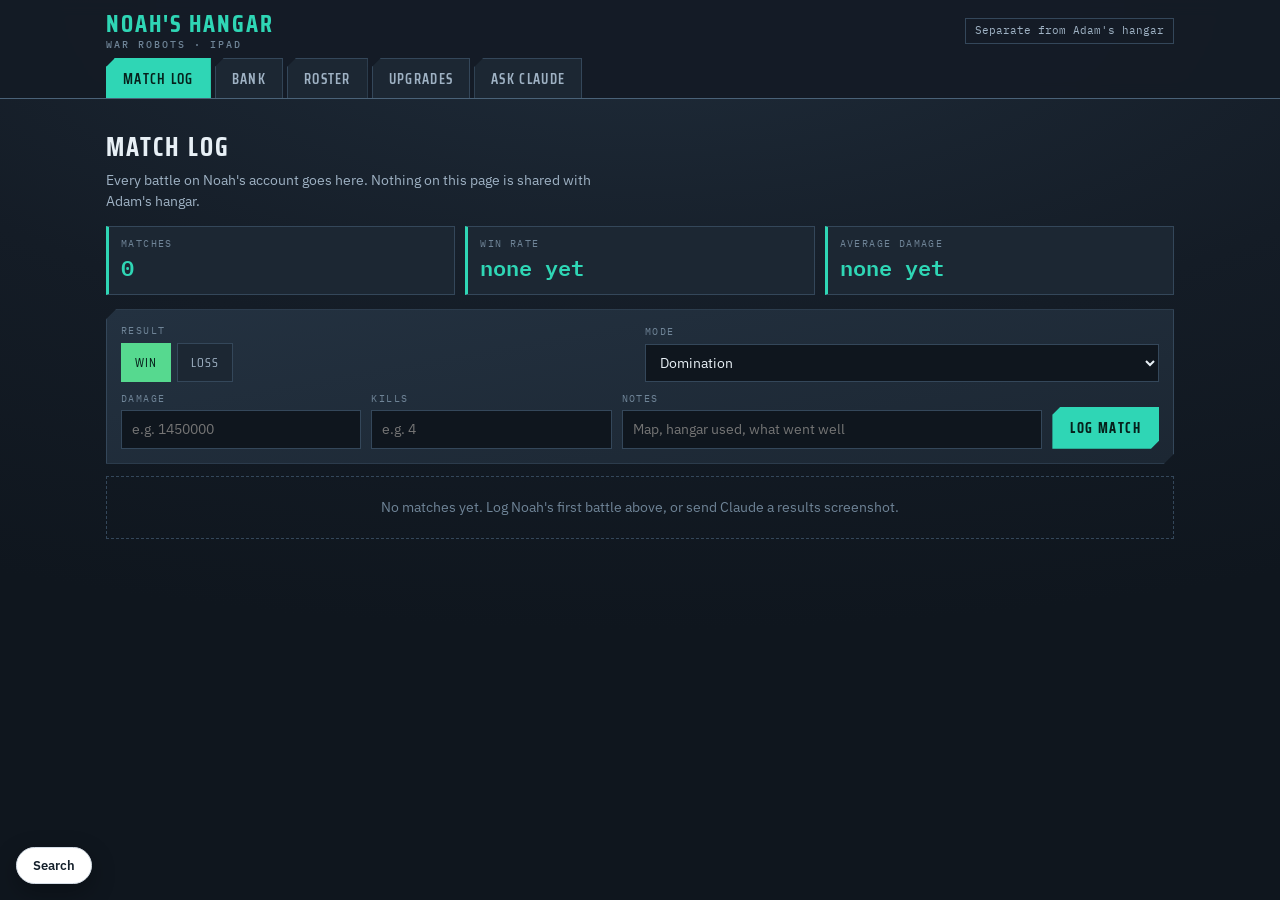
<file: noahs-hangar/index.html>
<!doctype html><html lang="en"><head><meta charset="utf-8"><meta name="viewport" content="width=device-width,initial-scale=1,viewport-fit=cover">
<style>:root{box-sizing:border-box;padding-top:env(safe-area-inset-top,0px);padding-bottom:env(safe-area-inset-bottom,0px)}body{margin:0}img{max-width:100%}[hidden]:not([hidden=until-found i]){display:none!important}</style>
</head><body>
<title>Noah's Hangar</title>
<link rel="stylesheet" href="https://fonts.googleapis.com/css2?family=Saira+Condensed:wght@500;600;700&family=IBM+Plex+Sans:wght@400;500;600&family=IBM+Plex+Mono:wght@400;500;600&display=swap">
<style>
/* Layout: one command column of angled HUD panels; teal command accent on deep steel, kept apart from Adam's amber. */
:root{
  color-scheme:dark;
  --bg:#141c26; --bg2:#0f161e; --panel:#1c2733; --panel2:#233140; --line:#34475a; --edge:#4a6278;
  --fg:#e8f0f6; --dim:#9fb2c4; --faint:#6f8497;
  --accent:#2fd6b5; --accent2:#7cebd4; --win:#56d98f; --loss:#ff6464; --gold:#ffc85a; --violet:#b69aff;
  --display:"Saira Condensed",Impact,sans-serif; --body:"IBM Plex Sans",system-ui,sans-serif; --mono:"IBM Plex Mono",ui-monospace,monospace;
  --cut:10px;
}
*{box-sizing:border-box}
body{margin:0;background:radial-gradient(120% 70% at 50% 0%,#1f2c3a 0%,var(--bg) 55%,var(--bg2) 100%) fixed,var(--bg);
  color:var(--fg);font:14px/1.5 var(--body)}
.wrap{max-width:1100px;margin:0 auto;padding-inline:16px;padding-block:0 60px}
header{position:sticky;top:env(safe-area-inset-top,0px);z-index:10;background:rgba(20,28,38,.96);backdrop-filter:blur(8px);border-bottom:1px solid var(--edge)}
.bar{max-width:1100px;margin:0 auto;padding:12px 16px 8px;display:flex;align-items:center;gap:12px;flex-wrap:wrap}
.brand{font-family:var(--display);font-size:24px;font-weight:700;letter-spacing:2px;text-transform:uppercase;color:var(--accent);line-height:1}
.brand small{display:block;font-family:var(--mono);font-size:10px;letter-spacing:2px;color:var(--faint);font-weight:500;margin-top:4px}
.sep{margin-left:auto;font-family:var(--mono);font-size:10.5px;color:var(--dim);border:1px solid var(--line);padding:4px 9px}
nav{max-width:1100px;margin:0 auto;padding:0 16px;display:flex;gap:4px;overflow-x:auto;scrollbar-width:none}
nav button{font-family:var(--display);font-size:14.5px;letter-spacing:1.3px;text-transform:uppercase;font-weight:600;background:var(--panel);
  border:1px solid var(--line);border-bottom:none;color:var(--dim);padding:9px 16px 8px;cursor:pointer;white-space:nowrap;
  clip-path:polygon(9px 0,100% 0,100% 100%,0 100%,0 9px)}
nav button[aria-selected="true"]{background:var(--accent);color:#06201b;border-color:var(--accent)}
nav button:focus-visible,button:focus-visible,input:focus-visible,select:focus-visible,textarea:focus-visible{outline:2px solid var(--accent2);outline-offset:2px}
h2{font-family:var(--display);font-size:26px;letter-spacing:2px;text-transform:uppercase;margin:28px 0 4px;text-wrap:balance}
h3{font-family:var(--display);font-size:17px;letter-spacing:1.5px;text-transform:uppercase;color:var(--accent);margin:22px 0 8px}
.lede{color:var(--dim);margin:0 0 14px;max-width:66ch}
.panel{background:linear-gradient(170deg,var(--panel2),var(--panel));border:1px solid var(--line);padding:14px;
  clip-path:polygon(var(--cut) 0,100% 0,100% calc(100% - var(--cut)),calc(100% - var(--cut)) 100%,0 100%,0 var(--cut))}
.stats{display:grid;grid-template-columns:repeat(auto-fit,minmax(150px,1fr));gap:10px;margin:14px 0}
.stat{background:var(--panel);border:1px solid var(--line);border-left:3px solid var(--accent);padding:10px 12px}
.stat .k{font-family:var(--mono);font-size:9.5px;letter-spacing:1.4px;text-transform:uppercase;color:var(--faint)}
.stat .v{font-family:var(--mono);font-size:22px;font-weight:600;color:var(--accent);font-variant-numeric:tabular-nums}
label{display:block;font-family:var(--mono);font-size:9.5px;letter-spacing:1.4px;text-transform:uppercase;color:var(--faint);margin-bottom:4px}
input,select,textarea{width:100%;background:var(--bg2);border:1px solid var(--line);color:var(--fg);padding:8px 10px;font:inherit;border-radius:0}
.row{display:flex;gap:10px;flex-wrap:wrap;align-items:flex-end}
.row>*{flex:1 1 140px;min-width:0}
.row>.fixed{flex:none}
button.act{font-family:var(--display);font-size:14px;letter-spacing:1.4px;text-transform:uppercase;font-weight:700;background:var(--accent);color:#06201b;
  border:none;padding:10px 18px;cursor:pointer;clip-path:polygon(8px 0,100% 0,100% calc(100% - 8px),calc(100% - 8px) 100%,0 100%,0 8px)}
button.act:disabled{background:var(--line);color:var(--faint);cursor:not-allowed}
button.ghost{background:none;border:1px solid var(--line);color:var(--dim);padding:4px 10px;cursor:pointer;font-family:var(--mono);font-size:11.5px}
button.ghost:hover{border-color:var(--accent);color:var(--accent)}
.chips{display:flex;gap:6px;flex-wrap:wrap}
button.chip{font-family:var(--display);font-size:13px;letter-spacing:1px;text-transform:uppercase;background:var(--panel);border:1px solid var(--line);
  color:var(--dim);padding:8px 13px;cursor:pointer;min-height:38px}
button.chip[aria-pressed="true"]{background:var(--accent);color:#06201b;border-color:var(--accent)}
button.chip.w[aria-pressed="true"]{background:var(--win);border-color:var(--win)}
button.chip.l[aria-pressed="true"]{background:var(--loss);border-color:var(--loss);color:#2a0808}
.list{display:flex;flex-direction:column;gap:6px;margin-top:12px}
.item{display:flex;align-items:center;gap:10px;flex-wrap:wrap;background:var(--panel);border:1px solid var(--line);padding:9px 12px}
.item .t{flex:1;min-width:160px}
.item .t b{display:block}
.item .t span{color:var(--dim);font-size:12.5px}
.item .n{font-family:var(--mono);font-variant-numeric:tabular-nums;color:var(--accent);font-weight:600}
.tag{font-family:var(--display);font-size:12px;letter-spacing:1.2px;text-transform:uppercase;padding:2px 8px;border:1px solid}
.tag.w{color:var(--win);border-color:var(--win)} .tag.l{color:var(--loss);border-color:var(--loss)}
.tag.k{color:var(--dim);border-color:var(--line)}
.empty{color:var(--faint);padding:20px;text-align:center;border:1px dashed var(--line)}
.note{font-size:12.5px;color:var(--dim)}
.chat{display:flex;flex-direction:column;gap:10px;max-height:56vh;overflow-y:auto;padding:4px 2px 10px}
.msg{white-space:pre-wrap;padding:9px 12px;border:1px solid var(--line);max-width:92%}
.msg.u{align-self:flex-end;background:rgba(47,214,181,.1);border-color:rgba(47,214,181,.45)}
.msg.a{align-self:flex-start;background:var(--panel)}
.msg .who{display:block;font-family:var(--mono);font-size:9.5px;letter-spacing:1.2px;text-transform:uppercase;color:var(--faint)}
section[hidden]{display:none!important}
@media (prefers-reduced-motion:reduce){*{transition:none!important}}
</style>

<header>
  <div class="bar">
    <div class="brand">Noah's Hangar<small>WAR ROBOTS · IPAD</small></div>
    <span class="sep">Separate from Adam's hangar</span>
  </div>
  <nav role="tablist" id="nav">
    <button role="tab" data-t="log" aria-selected="true">Match log</button>
    <button role="tab" data-t="bank" aria-selected="false">Bank</button>
    <button role="tab" data-t="roster" aria-selected="false">Roster</button>
    <button role="tab" data-t="upg" aria-selected="false">Upgrades</button>
    <button role="tab" data-t="ask" aria-selected="false">Ask Claude</button>
  </nav>
</header>

<div class="wrap">

<section id="t-log">
  <h2>Match log</h2>
  <p class="lede">Every battle on Noah's account goes here. Nothing on this page is shared with Adam's hangar.</p>
  <div class="stats" id="log-stats"></div>
  <div class="panel">
    <div class="row" style="margin-bottom:10px">
      <div><label>Result</label><div class="chips" id="m-res"></div></div>
      <div><label for="m-mode">Mode</label><select id="m-mode">
        <option>Domination</option><option>Beacon Rush</option><option>Team Deathmatch</option><option>Free For All</option><option>Extermination</option><option>Other</option></select></div>
    </div>
    <div class="row">
      <div><label for="m-dmg">Damage</label><input id="m-dmg" inputmode="numeric" placeholder="e.g. 1450000"></div>
      <div><label for="m-kills">Kills</label><input id="m-kills" inputmode="numeric" placeholder="e.g. 4"></div>
      <div style="flex:2 1 220px"><label for="m-note">Notes</label><input id="m-note" placeholder="Map, hangar used, what went well"></div>
      <div class="fixed"><button class="act" id="m-add">Log match</button></div>
    </div>
  </div>
  <div class="list" id="m-list"></div>
</section>

<section id="t-bank" hidden>
  <h2>Bank</h2>
  <p class="lede">Noah's currencies. Type over a number to update it, then save.</p>
  <div class="panel">
    <div class="row">
      <div><label for="b-ag">Silver</label><input id="b-ag" inputmode="numeric"></div>
      <div><label for="b-au">Gold</label><input id="b-au" inputmode="numeric"></div>
      <div><label for="b-pt">Platinum</label><input id="b-pt" inputmode="numeric"></div>
      <div><label for="b-keys">Keys</label><input id="b-keys" inputmode="numeric"></div>
      <div><label for="b-utok">Upgrade tokens</label><input id="b-utok" inputmode="numeric"></div>
      <div class="fixed"><button class="act" id="b-save">Save bank</button></div>
    </div>
    <p class="note" id="b-when" style="margin:10px 0 0"></p>
  </div>
</section>

<section id="t-roster" hidden>
  <h2>Roster</h2>
  <p class="lede">Robots, weapons, drones, pilots and titans Noah owns, filled in from his hangar screenshots.</p>
  <div class="panel">
    <div class="row">
      <div><label for="r-kind">Type</label><select id="r-kind"><option>Robot</option><option>Weapon</option><option>Drone</option><option>Pilot</option><option>Titan</option></select></div>
      <div style="flex:2 1 180px"><label for="r-name">Name</label><input id="r-name" placeholder="e.g. Ravager"></div>
      <div><label for="r-lvl">Level</label><input id="r-lvl" inputmode="numeric" placeholder="e.g. 8"></div>
      <div style="flex:2 1 180px"><label for="r-note">Notes</label><input id="r-note" placeholder="Hangar slot, MK2, weapons on it"></div>
      <div class="fixed"><button class="act" id="r-add">Add</button></div>
    </div>
  </div>
  <div class="list" id="r-list"></div>
</section>

<section id="t-upg" hidden>
  <h2>Upgrades</h2>
  <p class="lede">Upgrades in progress, with what they cost and when they finish.</p>
  <div class="panel">
    <div class="row">
      <div style="flex:2 1 180px"><label for="u-item">Item</label><input id="u-item" placeholder="e.g. Ravager level 7 to 8"></div>
      <div><label for="u-ag">Silver cost</label><input id="u-ag" inputmode="numeric"></div>
      <div style="flex:2 1 180px"><label for="u-ready">Ready</label><input id="u-ready" placeholder="e.g. Tue 4 PM"></div>
      <div class="fixed"><button class="act" id="u-add">Add</button></div>
    </div>
  </div>
  <div class="list" id="u-list"></div>
</section>

<section id="t-ask" hidden>
  <h2>Ask Claude</h2>
  <p class="lede">Questions about Noah's hangar, builds or the game. Noah's roster, bank and matches go along with every question, and nothing from Adam's.</p>
  <div class="panel">
    <div class="chat" id="chat"></div>
    <div class="row">
      <div style="flex:5 1 240px"><label for="q">Question</label><textarea id="q" rows="2" placeholder="What should Noah upgrade next?"></textarea></div>
      <div class="fixed" style="display:flex;gap:8px"><button class="ghost" id="q-new">New chat</button><button class="act" id="q-send">Send</button></div>
    </div>
    <p class="note" id="q-note" hidden></p>
  </div>
</section>

</div>

<script>
/* gragg.life build: stands in for the claude.ai runtime. Data is kept in this browser only. */
(function(){
  var KEY="noah-hangar-db-v1", subs=[];
  function load(){ try{ return JSON.parse(localStorage.getItem(KEY))||{}; }catch(e){ return {}; } }
  var mem=load();
  function persist(){ try{ localStorage.setItem(KEY,JSON.stringify(mem)); }catch(e){} subs.forEach(function(s){ s(); }); }
  function col(n){ return mem[n]||(mem[n]={}); }
  function snap(rows){ return { docs: rows.map(function(r){ return { id:r[0], exists:true, data:function(){ return JSON.parse(JSON.stringify(r[1])); } }; }) }; }
  function query(name,ord,dir,lim){
    return {
      orderBy:function(f,d){ return query(name,f,d||"asc",lim); },
      limit:function(n){ return query(name,ord,dir,n); },
      onSnapshot:function(cb){
        var run=function(){
          var rows=Object.entries(col(name));
          if(ord) rows.sort(function(a,b){ var x=a[1][ord],y=b[1][ord]; return (x>y?1:x<y?-1:0)*(dir==="desc"?-1:1); });
          if(lim) rows=rows.slice(0,lim);
          try{ cb(snap(rows)); }catch(e){ console.error(e); }
        };
        subs.push(run); setTimeout(run,0);
        return function(){ subs=subs.filter(function(s){ return s!==run; }); };
      },
      get:async function(){ return snap(Object.entries(col(name))); },
      doc:function(id){ return {
        id:id,
        set:async function(v){ col(name)[id]=JSON.parse(JSON.stringify(v)); persist(); },
        update:async function(v){ Object.assign(col(name)[id]||(col(name)[id]={}),v); persist(); },
        delete:async function(){ delete col(name)[id]; persist(); },
        get:async function(){ var v=col(name)[id]; return { id:id, exists:!!v, data:function(){ return v; } }; }
      }; },
      add:async function(v){ var id=Date.now().toString(36)+Math.random().toString(36).slice(2,7); col(name)[id]=JSON.parse(JSON.stringify(v)); persist(); return { id:id }; }
    };
  }
  var DBX={ collection:function(n){ return query(n); } };
  var uid; try{ uid=localStorage.getItem("noah-hangar-uid"); if(!uid){ uid="u"+Date.now().toString(36); localStorage.setItem("noah-hangar-uid",uid); } }catch(e){ uid="local"; }
  var USERX={ id:async function(){ return uid; }, me:async function(){ return { name:"Commander" }; }, can:async function(){ return true; } };
  var DLX={ save:async function(o){ var b=new Blob([o.data],{type:"text/plain"}); var a=document.createElement("a");
    a.href=URL.createObjectURL(b); a.download=o.filename||"download.txt"; document.body.appendChild(a); a.click(); a.remove(); } };
  window.claude={ use:async function(k){ return k==="db"?DBX : k==="user"?USERX : k==="downloads"?DLX : null; } };
})();
</script>
<script>
(function(){
const $=id=>document.getElementById(id);
const esc=s=>String(s==null?"":s).replace(/[&<>"']/g,c=>({"&":"&amp;","<":"&lt;",">":"&gt;",'"':"&quot;","'":"&#39;"}[c]));
const num=n=>(+n||0).toLocaleString("en-US");
const toNum=s=>+String(s||"").replace(/[^0-9.]/g,"")||0;
let DB=null, SAMPLE=null, canWrite=false;
let MATCHES=[], ROSTER=[], UPG=[], BANK={};

/* tabs */
const tabs=[...document.querySelectorAll("#nav button")];
function go(t){ tabs.forEach(b=>b.setAttribute("aria-selected",b.dataset.t===t)); ["log","bank","roster","upg","ask"].forEach(x=>$("t-"+x).hidden=x!==t);
  try{localStorage.setItem("noah-tab",t)}catch(e){} }
tabs.forEach(b=>b.onclick=()=>go(b.dataset.t));
try{ const t=localStorage.getItem("noah-tab"); if(t) go(t); }catch(e){}

/* match form */
let res="Win";
function resChips(){ $("m-res").innerHTML=["Win","Loss"].map(v=>`<button class="chip ${v==="Win"?"w":"l"}" data-r="${v}" aria-pressed="${v===res}">${v}</button>`).join(""); }
resChips(); $("m-res").onclick=e=>{ const b=e.target.closest("[data-r]"); if(b){ res=b.dataset.r; resChips(); } };

function renderMatches(){
  const n=MATCHES.length, w=MATCHES.filter(m=>m.res==="Win").length;
  const avg=n?Math.round(MATCHES.reduce((a,m)=>a+(+m.dmg||0),0)/n):0;
  $("log-stats").innerHTML=`<div class="stat"><div class="k">Matches</div><div class="v">${n}</div></div>
    <div class="stat"><div class="k">Win rate</div><div class="v">${n?Math.round(100*w/n)+"%":"none yet"}</div></div>
    <div class="stat"><div class="k">Average damage</div><div class="v">${n?num(avg):"none yet"}</div></div>`;
  $("m-list").innerHTML=n?MATCHES.map(m=>`<div class="item"><span class="tag ${m.res==="Win"?"w":"l"}">${esc(m.res)}</span>
    <div class="t"><b>${esc(m.mode)}${m.kills?` · ${esc(m.kills)} kills`:""}</b><span>${esc(m.note||"")} ${m.ts?"· "+new Date(m.ts).toLocaleDateString():""}</span></div>
    <span class="n">${num(m.dmg)}</span>${canWrite?`<button class="ghost" data-del="matches/${esc(m.id)}">remove</button>`:""}</div>`).join("")
    :`<div class="empty">No matches yet. Log Noah's first battle above, or send Claude a results screenshot.</div>`;
}
function renderRoster(){
  const order=["Robot","Titan","Weapon","Drone","Pilot"];
  const r=[...ROSTER].sort((a,b)=>order.indexOf(a.kind)-order.indexOf(b.kind)||String(a.name).localeCompare(b.name));
  $("r-list").innerHTML=r.length?r.map(x=>`<div class="item"><span class="tag k">${esc(x.kind)}</span>
    <div class="t"><b>${esc(x.name)}</b><span>${esc(x.note||"")}</span></div><span class="n">${x.lvl?"Lvl "+esc(x.lvl):""}</span>
    ${canWrite?`<button class="ghost" data-del="roster/${esc(x.id)}">remove</button>`:""}</div>`).join("")
    :`<div class="empty">Roster is empty. Send Claude screenshots of each hangar floor and it fills this in.</div>`;
}
function renderUpg(){
  $("u-list").innerHTML=UPG.length?UPG.map(u=>`<div class="item"><span class="tag ${u.done?"w":"k"}">${u.done?"Done":"Running"}</span>
    <div class="t"><b>${esc(u.item)}</b><span>${u.ready?"Ready "+esc(u.ready):""}</span></div><span class="n">${u.ag?num(u.ag)+" silver":""}</span>
    ${canWrite&&!u.done?`<button class="ghost" data-done="${esc(u.id)}">mark done</button>`:""}
    ${canWrite?`<button class="ghost" data-del="upgrades/${esc(u.id)}">remove</button>`:""}</div>`).join("")
    :`<div class="empty">No upgrades tracked yet.</div>`;
}
function renderBank(){
  ["ag","au","pt","keys","utok"].forEach(k=>{ const el=$("b-"+k); if(document.activeElement!==el) el.value=BANK[k]!=null?num(BANK[k]):""; });
  $("b-when").textContent=BANK.ts?"Last updated "+new Date(BANK.ts).toLocaleString():"Not filled in yet.";
}
function renderAll(){ renderMatches(); renderRoster(); renderUpg(); renderBank(); }
renderAll();

function setWrite(on){ canWrite=on; ["m-add","r-add","u-add","b-save"].forEach(i=>$(i).disabled=!on); renderAll(); }
setWrite(false);

/* writes */
async function add(col,data){ if(!DB) return; await DB.collection(col).add(Object.assign({ts:Date.now()},data)); }
$("m-add").onclick=async()=>{ await add("matches",{res,mode:$("m-mode").value,dmg:toNum($("m-dmg").value),kills:$("m-kills").value.trim(),note:$("m-note").value.trim()});
  ["m-dmg","m-kills","m-note"].forEach(i=>$(i).value=""); };
$("r-add").onclick=async()=>{ const name=$("r-name").value.trim(); if(!name) return;
  await add("roster",{kind:$("r-kind").value,name,lvl:$("r-lvl").value.trim(),note:$("r-note").value.trim()}); ["r-name","r-lvl","r-note"].forEach(i=>$(i).value=""); };
$("u-add").onclick=async()=>{ const item=$("u-item").value.trim(); if(!item) return;
  await add("upgrades",{item,ag:toNum($("u-ag").value),ready:$("u-ready").value.trim(),done:false}); ["u-item","u-ag","u-ready"].forEach(i=>$(i).value=""); };
$("b-save").onclick=async()=>{ if(!DB) return; const d={ts:Date.now()}; ["ag","au","pt","keys","utok"].forEach(k=>d[k]=toNum($("b-"+k).value));
  await DB.collection("bank").doc("stock").set(d); };
document.addEventListener("click",async e=>{
  const del=e.target.closest("[data-del]"); if(del&&DB){ const [c,id]=del.dataset.del.split("/"); await DB.collection(c).doc(id).delete(); }
  const dn=e.target.closest("[data-done]"); if(dn&&DB){ await DB.collection("upgrades").doc(dn.dataset.done).update({done:true}); }
});

/* chat */
let CHAT=[]; try{ CHAT=JSON.parse(localStorage.getItem("noah-chat")||"[]"); if(!Array.isArray(CHAT)) CHAT=[]; }catch(e){}
function saveChat(){ try{ localStorage.setItem("noah-chat",JSON.stringify(CHAT.slice(-40))); }catch(e){} }
function renderChat(pending){
  $("chat").innerHTML=(CHAT.length||pending!=null?"":`<div class="note">Ask anything. Follow-up questions remember the conversation.</div>`)+
    CHAT.map(m=>`<div class="msg ${m.role==="user"?"u":"a"}"><span class="who">${m.role==="user"?"You":"Claude"}</span>${esc(m.content)}</div>`).join("")+
    (pending!=null?`<div class="msg a" id="pend"><span class="who">Claude</span>${esc(pending)}</div>`:"");
  $("chat").scrollTop=$("chat").scrollHeight;
}
renderChat();
function context(){
  return `You are the advisor on Noah's War Robots hangar page (iPad account). This hangar is separate from Adam's; never mix them.\n`+
    `ROSTER: ${ROSTER.map(r=>`${r.kind} ${r.name}${r.lvl?" lvl "+r.lvl:""}${r.note?" ("+r.note+")":""}`).join("; ")||"not filled in yet"}\n`+
    `BANK: ${["ag","au","pt","keys","utok"].map(k=>k+" "+(BANK[k]??"?")).join(", ")}\n`+
    `RECENT MATCHES: ${MATCHES.slice(0,15).map(m=>`${m.res} ${m.mode} ${m.dmg} dmg ${m.note||""}`).join("; ")||"none"}\n`+
    `UPGRADES: ${UPG.map(u=>`${u.item}${u.done?" done":""}`).join("; ")||"none"}\n\n`+
    `Answer directly and briefly. Use the real names above, say plainly when something is not in the roster, never invent game numbers, no em dashes.\n\nFirst question: `;
}
$("q-new").onclick=()=>{ CHAT=[]; saveChat(); renderChat(); };
$("q-send").onclick=async()=>{
  const q=$("q").value.trim(); if(!q) return;
  if(!SAMPLE){ $("q-note").hidden=false; $("q-note").textContent="Chat works in the claude.ai version of this hangar for now."; return; }
  $("q-send").disabled=true; $("q").value=""; CHAT.push({role:"user",content:q}); saveChat(); renderChat("Thinking...");
  const turns=CHAT.slice(-20).map(m=>({role:m.role,content:m.content})); if(turns[0].role!=="user") turns.shift();
  turns[0]={role:"user",content:context()+turns[0].content};
  try{ const r=await SAMPLE(turns,{modelTier:"default",cache:false,onText:({text})=>{ const p=$("pend"); if(p) p.innerHTML='<span class="who">Claude</span>'+esc(text); }});
    CHAT.push({role:"assistant",content:r.text}); }
  catch(e){ CHAT.push({role:"assistant",content:e&&e.code==="rate_limited"?"Too many questions at once. Give it a moment.":e&&e.code==="not_granted"?"Chat needs permission. Open the page's permissions menu and allow it.":"That did not go through. Try again."}); }
  saveChat(); renderChat(); $("q-send").disabled=false;
};
$("q").addEventListener("keydown",e=>{ if(e.key==="Enter"&&(e.metaKey||e.ctrlKey)) $("q-send").click(); });

/* boot */
(async function(){
  let USER=null;
  try{ USER=await window.claude?.use?.("user"); }catch(e){}
  try{ DB=await window.claude?.use?.("db"); }catch(e){}
  try{ SAMPLE=await window.claude?.use?.("sample"); }catch(e){}
  if(!DB){ document.querySelectorAll(".list").forEach(l=>l.innerHTML=`<div class="empty">Open this page signed in to see and save Noah's data.</div>`); return; }
  let w=true; try{ if(USER){ const c=await USER.can("data.write"); w=c===null?true:!!c; } }catch(e){}
  setWrite(w);
  const err=()=>{};
  DB.collection("matches").orderBy("ts","desc").limit(200).onSnapshot(s=>{ MATCHES=s.docs.map(d=>Object.assign({id:d.id},d.data())); renderMatches(); },err);
  DB.collection("roster").limit(500).onSnapshot(s=>{ ROSTER=s.docs.map(d=>Object.assign({id:d.id},d.data())); renderRoster(); },err);
  DB.collection("upgrades").orderBy("ts","desc").limit(100).onSnapshot(s=>{ UPG=s.docs.map(d=>Object.assign({id:d.id},d.data())); renderUpg(); },err);
  DB.collection("bank").limit(2).onSnapshot(s=>{ const d=s.docs.find(x=>x.id==="stock"); BANK=d?d.data():{}; renderBank(); },err);
})();
})();
</script>

<script src="/shared/search.js" defer></script>
</body></html>
</file>
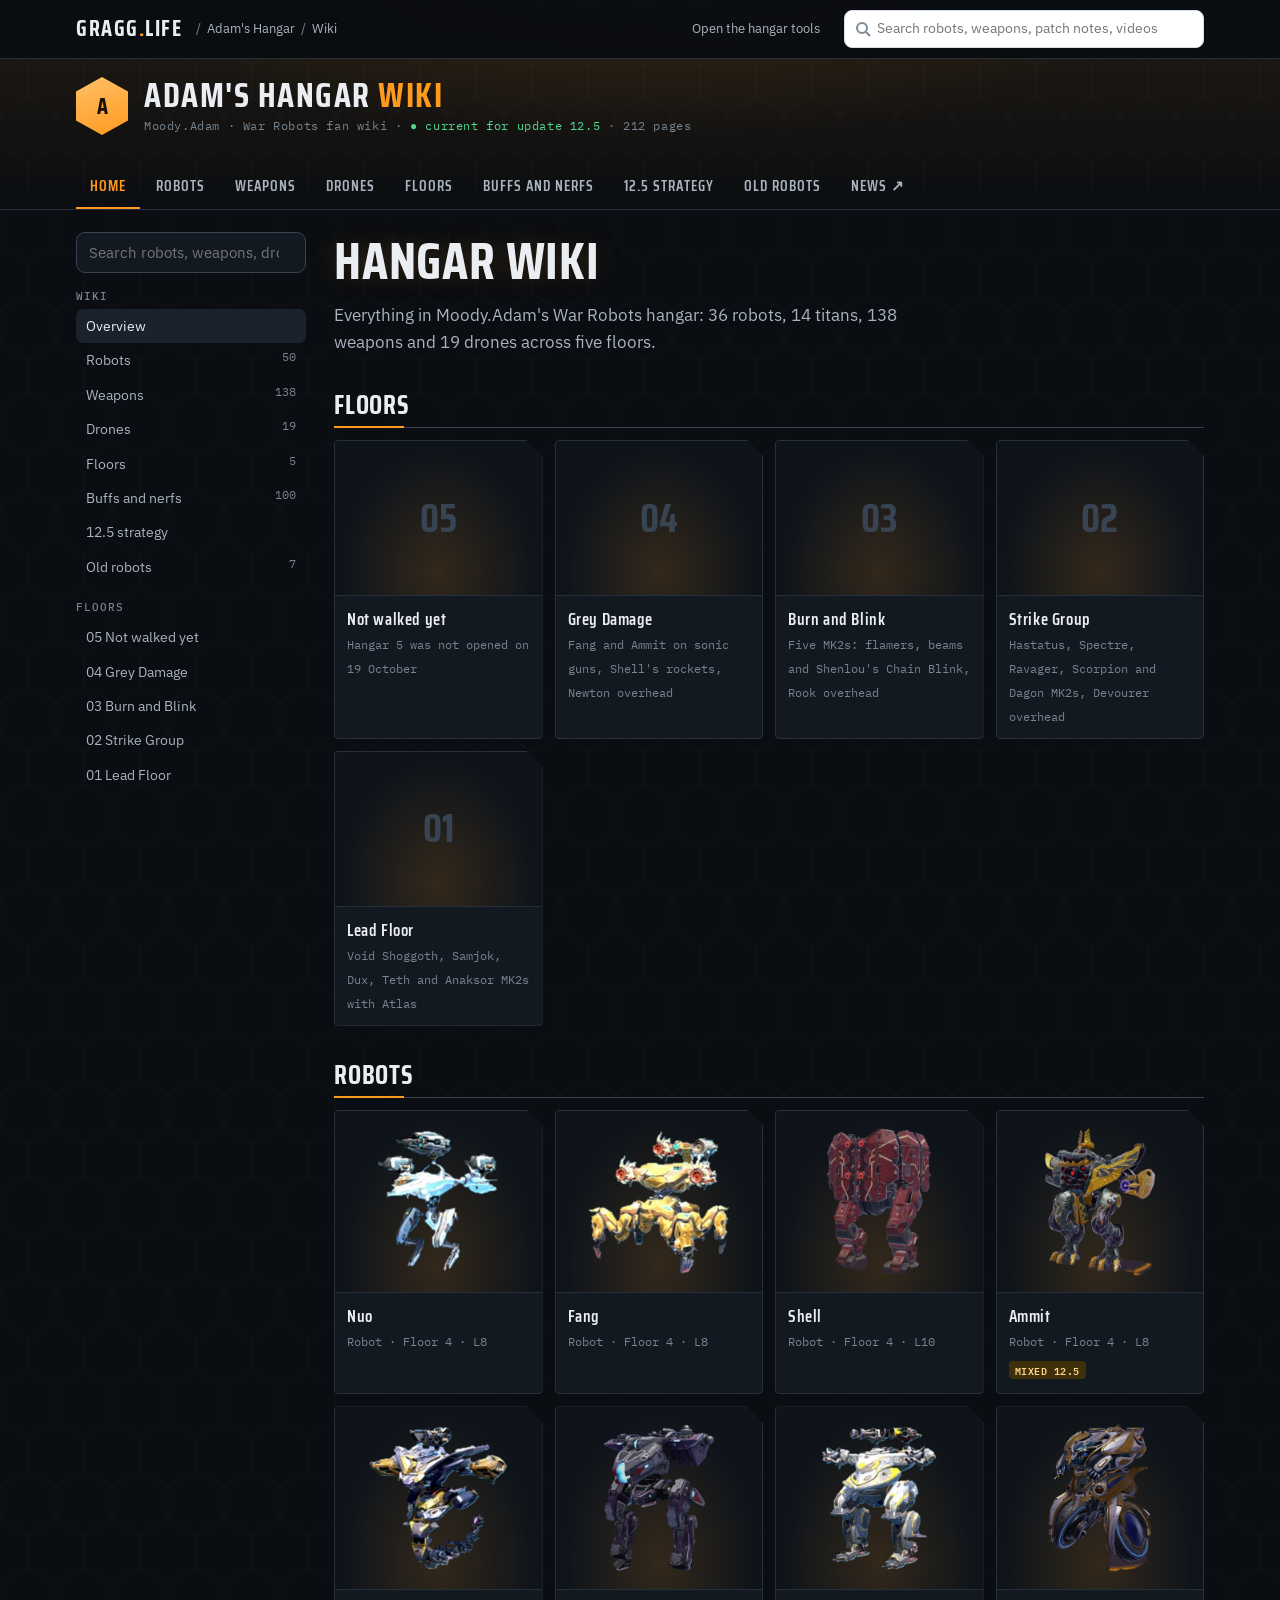
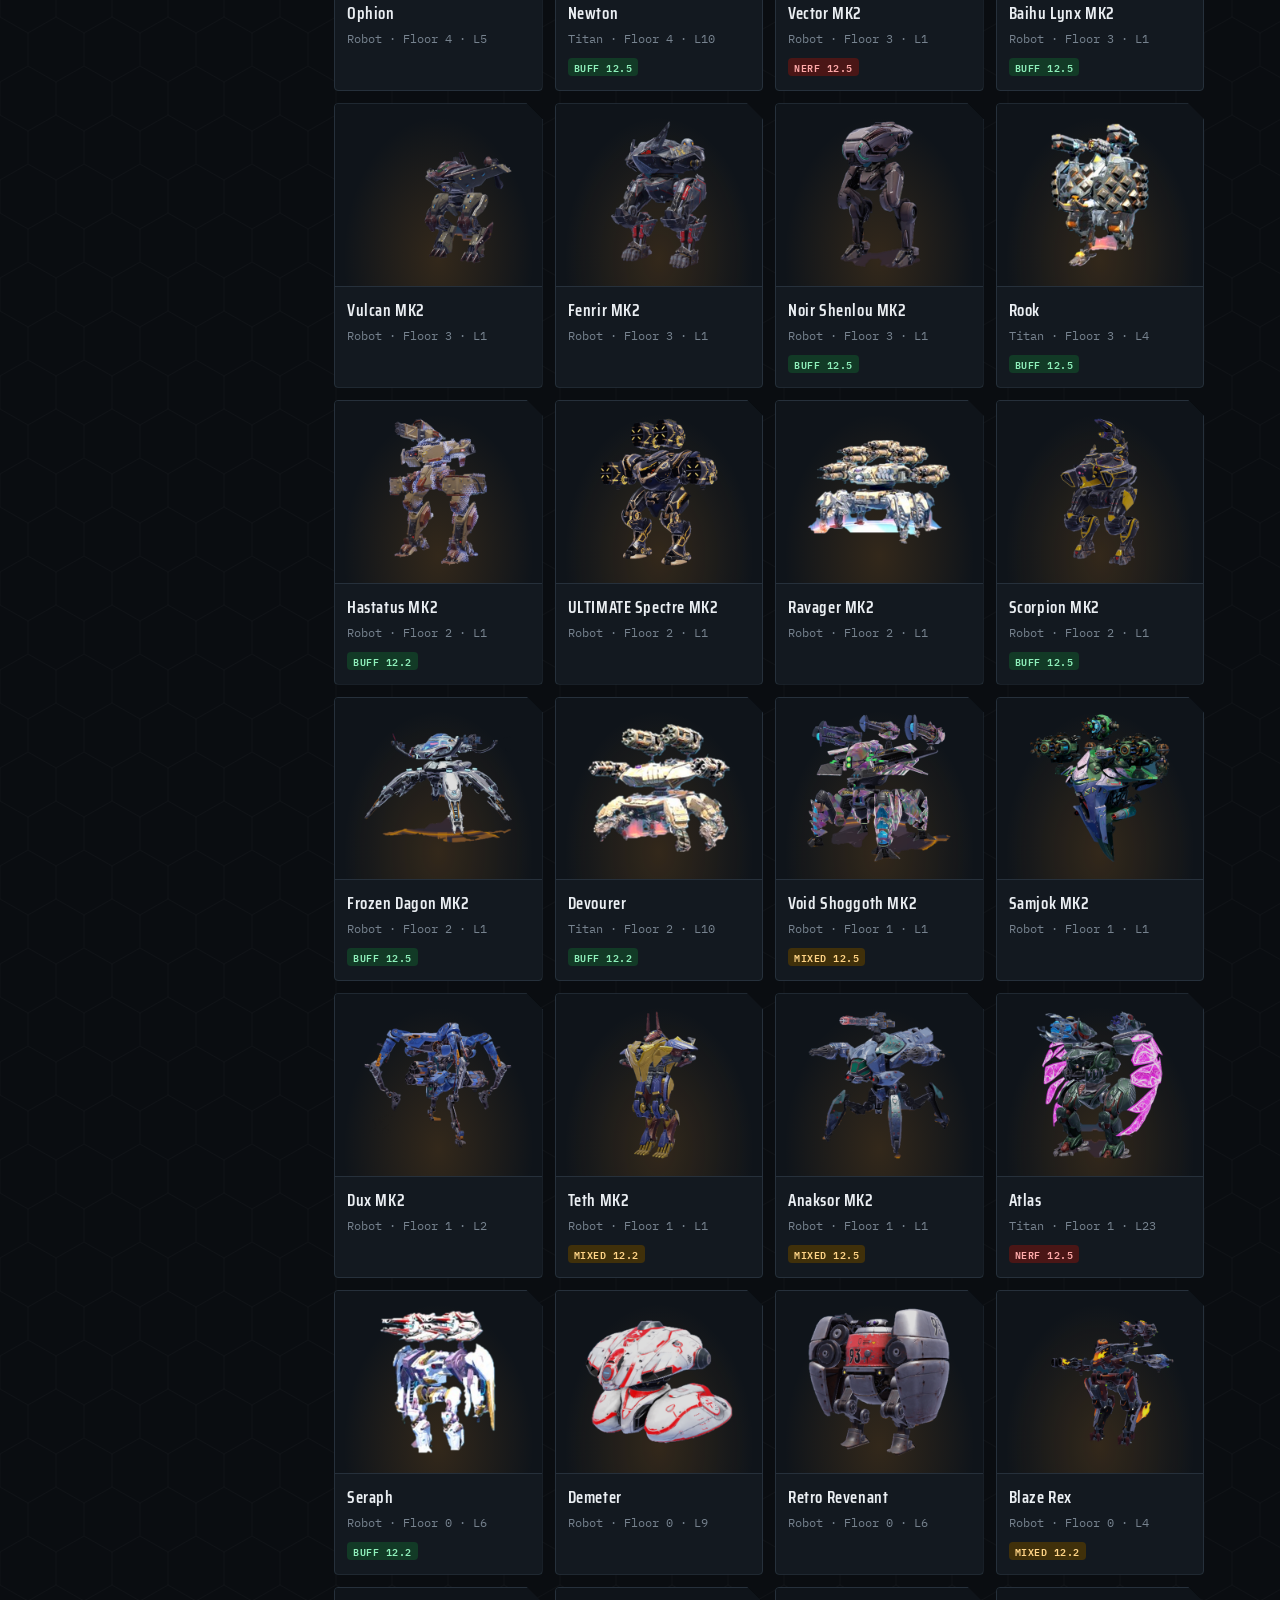
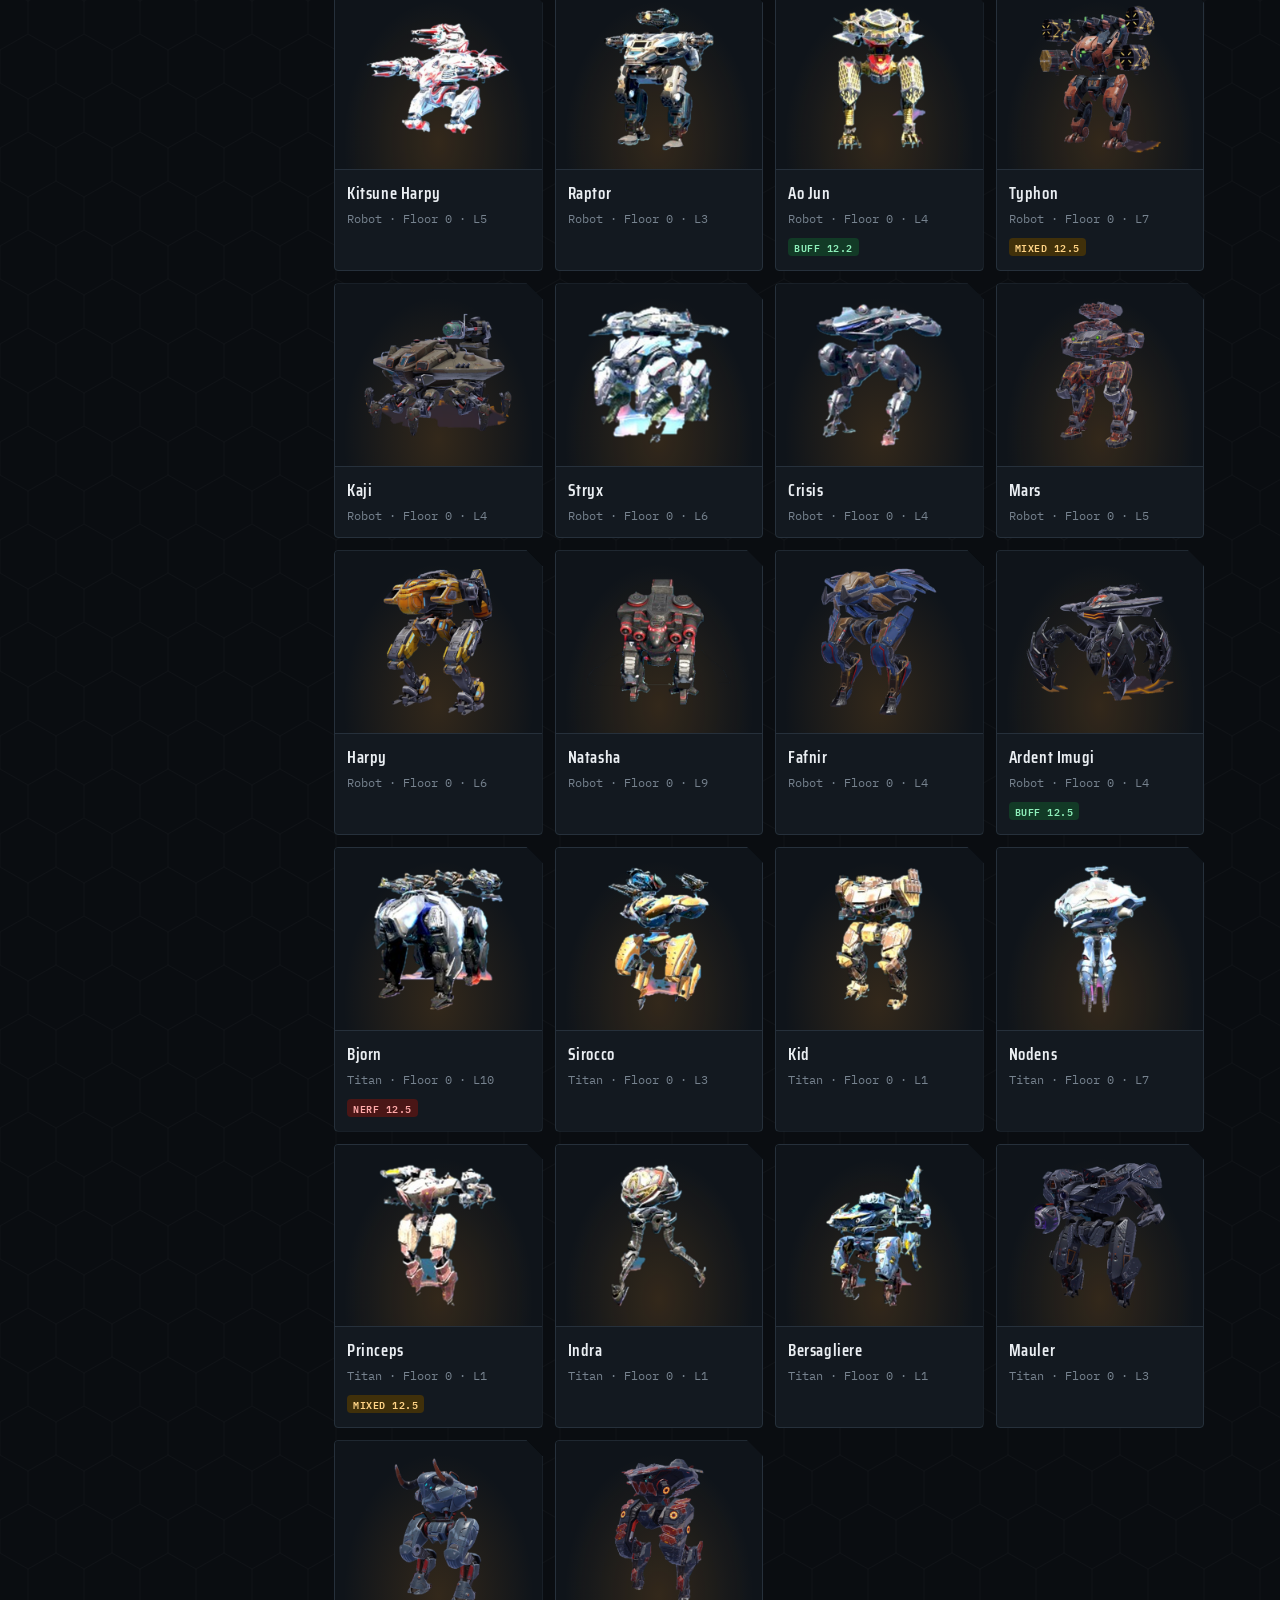
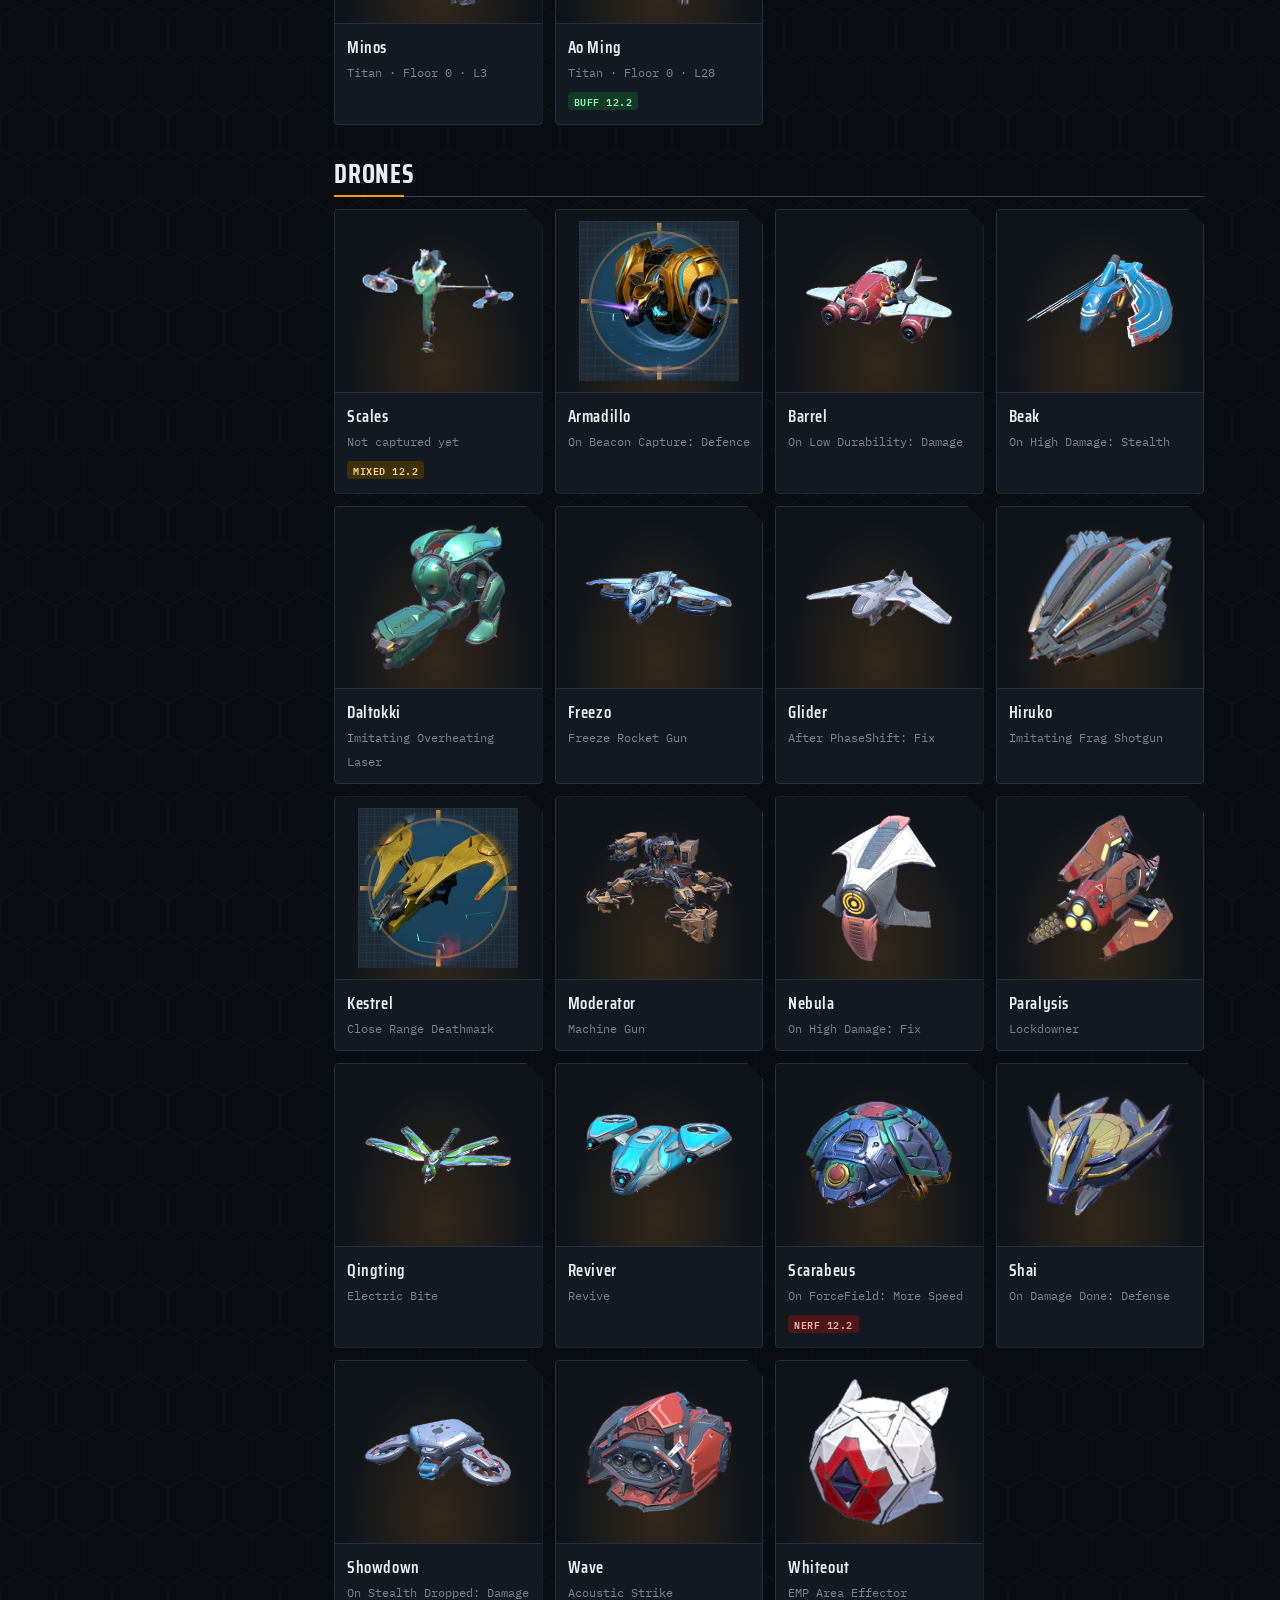
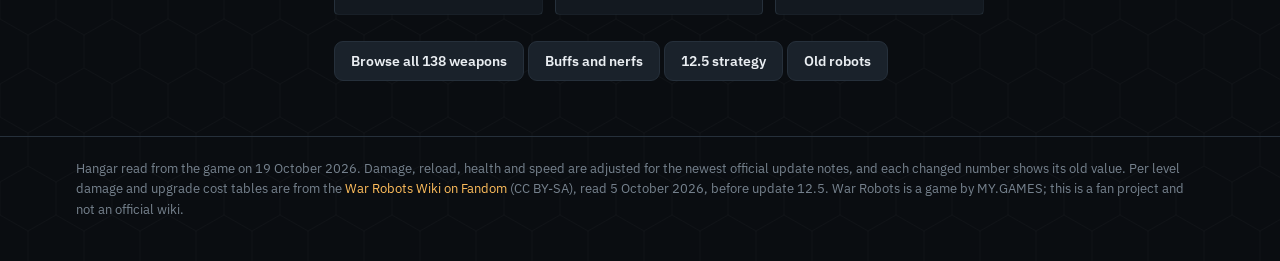
<file: adams-hangar/wiki/index.html>
<!doctype html>
<html lang="en">
<head>
<meta charset="utf-8">
<meta name="viewport" content="width=device-width,initial-scale=1,viewport-fit=cover">
<title>Hangar Wiki</title>
<meta name="description" content="Every robot, weapon, drone and floor in Moody.Adam's War Robots hangar.">
<link rel="stylesheet" href="https://fonts.googleapis.com/css2?family=Saira+Condensed:wght@600;700&family=IBM+Plex+Sans:wght@400;500;600&family=IBM+Plex+Mono:wght@400;500&display=swap">
<link rel="stylesheet" href="/shared/site.css">
<style>
.layout{display:grid;grid-template-columns:230px minmax(0,1fr);gap:28px;padding-top:22px}
@media (max-width:860px){.layout{grid-template-columns:minmax(0,1fr)}.side{position:static!important;max-height:none!important}}
.side{position:sticky;top:74px;align-self:start;max-height:calc(100vh - 90px);overflow:auto}
.search{position:relative;margin-bottom:14px}
.search input{width:100%;font:15px var(--body);padding:10px 12px;border-radius:9px;border:1px solid var(--line2);
  background:var(--panel);color:var(--fg)}
.search input:focus{outline:none;border-color:var(--link)}
.results{position:absolute;left:0;right:0;top:100%;margin-top:4px;z-index:20;max-height:340px;overflow:auto;padding:4px}
.results a{display:flex;gap:10px;align-items:center;padding:7px 9px;border-radius:7px;color:var(--fg)}
.results a:hover,.results a.sel{background:var(--panel2);text-decoration:none}
.results small{margin-left:auto;color:var(--faint);font:11px var(--mono)}
.nav h4{font:500 11px var(--mono);letter-spacing:1px;text-transform:uppercase;color:var(--faint);margin:16px 0 6px}
.nav a{display:flex;justify-content:space-between;padding:6px 10px;border-radius:7px;color:var(--dim);font-size:14px}
.nav a:hover,.nav a.on{background:var(--panel2);color:var(--fg);text-decoration:none}
.nav a span{font:12px var(--mono);color:var(--faint)}

.thumb{width:40px;height:40px;border-radius:7px;object-fit:contain;background:var(--bg2);border:1px solid var(--line);flex:none}
.thumb.ph{display:inline-flex;align-items:center;justify-content:center;font:600 15px var(--display);color:var(--line2)}
.tiles{display:grid;gap:12px;grid-template-columns:repeat(auto-fill,minmax(190px,1fr))}
.tile{display:flex;flex-direction:column;overflow:hidden;color:var(--fg)}
.tile:hover{border-color:var(--accent);text-decoration:none}
.tile .art{aspect-ratio:4/3;display:flex;align-items:center;justify-content:center;background:radial-gradient(ellipse at 50% 85%,color-mix(in srgb,var(--accent) 15%,transparent),transparent 65%),var(--bg2);border-bottom:1px solid var(--line)}
.tile .art img{max-height:88%;max-width:88%;object-fit:contain}
.tile .art span{font:700 40px var(--display);color:var(--line2)}
.tile .t{padding:10px 12px}
.tile b{display:block;font:600 17px var(--display);letter-spacing:.6px}
.tile small{color:var(--faint);font:12px var(--mono)}

.article{display:grid;grid-template-columns:minmax(0,1fr) 300px;gap:26px;align-items:start}
@media (max-width:1000px){.article{grid-template-columns:minmax(0,1fr)}.infobox{order:-1}}
.infobox{overflow:hidden}
.infobox .ttl{padding:12px 14px;font:700 21px var(--display);letter-spacing:.8px;text-transform:uppercase;border-bottom:1px solid var(--line);
  background:linear-gradient(90deg,color-mix(in srgb,var(--accent) 22%,var(--panel2)),var(--panel2))}
.infobox .pic{display:flex;align-items:center;justify-content:center;aspect-ratio:1;background:radial-gradient(ellipse at 50% 80%,color-mix(in srgb,var(--accent) 16%,transparent),transparent 65%),var(--bg2)}
.infobox .pic img{max-width:90%;max-height:90%;object-fit:contain}
.infobox .pic span{font:700 70px var(--display);color:var(--line2)}
.infobox dl{margin:0;display:grid;grid-template-columns:auto 1fr}
.infobox dt,.infobox dd{margin:0;padding:8px 14px;border-top:1px solid var(--line);font-size:14px}
.infobox dt{color:var(--faint);font:500 12px var(--mono);text-transform:uppercase;letter-spacing:.6px;display:flex;align-items:center}
.infobox dd{text-align:right;font-weight:500}
.mine{margin:0;padding:10px 14px;border-top:1px solid var(--line);background:color-mix(in srgb,var(--good) 10%,transparent);color:var(--good);font-size:13px}
.slotpip{display:inline-flex;width:22px;height:22px;border-radius:6px;align-items:center;justify-content:center;font:700 11px var(--mono);color:#0b0f14;margin-left:3px}
.slotpip.H{background:#ff6b4a}.slotpip.M{background:#ffc14a}.slotpip.L{background:#6ee7a0}.slotpip.A{background:#c792ea}.slotpip.B{background:#82aaff}
.vb{display:inline-block;font:600 10px/1 var(--mono);letter-spacing:.5px;text-transform:uppercase;padding:4px 6px;border-radius:4px;vertical-align:1px;white-space:nowrap}
.vb.buff{color:#0d5f34;background:#c9f2db}.vb.nerf{color:#7a1414;background:#ffd6d6}.vb.mixed{color:#6b4500;background:#ffe7b8}.vb.change,.vb.none{color:var(--dim);background:var(--panel2,var(--bg2))}
@media (prefers-color-scheme:dark){.vb.buff{color:#8ff0bb;background:#123a26}.vb.nerf{color:#ffaaaa;background:#4a1616}.vb.mixed{color:#ffd486;background:#40300a}}
.ph{margin:16px 0}.ph h2{margin-top:0}
.ph .chg{border:1px solid var(--line);border-radius:10px;padding:12px 14px;margin-top:10px;background:var(--panel)}
.ph .chg header{display:flex;gap:8px;align-items:center;flex-wrap:wrap;margin-bottom:6px}
.ph .chg header b{font-size:15px}.ph .chg header a{margin-left:auto;font-size:13px}
.ph ul{margin:0;padding:0;list-style:none}.ph li{padding:3px 0 3px 20px;position:relative;font-size:14px;color:var(--dim);font-variant-numeric:tabular-nums}
.ph li::before{position:absolute;left:0;top:3px;font-size:12px}
.ph li.buff::before{content:"▲";color:#1f9d5a}.ph li.nerf::before{content:"▼";color:#d64545}.ph li.change::before{content:"•";color:var(--faint)}
.ph li small{color:var(--faint)}
.vfilter{display:flex;gap:6px;flex-wrap:wrap;margin:10px 0 16px}.vfilter button{font:500 13px var(--body);padding:7px 13px;border-radius:999px;border:1px solid var(--line);background:none;color:var(--dim);cursor:pointer}
.vfilter button[aria-pressed="true"]{background:var(--accent);border-color:var(--accent);color:#1a1006}
.callout{padding:12px 14px;border-left:3px solid var(--accent);background:var(--panel);border-radius:0 8px 8px 0;margin:14px 0;color:var(--dim)}
.toc{font-size:14px;padding:12px 16px;margin:16px 0;display:inline-block}
.toc b{font:500 11px var(--mono);letter-spacing:1px;text-transform:uppercase;color:var(--faint);display:block;margin-bottom:4px}
.toc a{display:block}
.src{font-size:12px;color:var(--faint);margin-top:28px;border-top:1px solid var(--line);padding-top:10px}
.filters{display:flex;gap:8px;flex-wrap:wrap;margin:14px 0}
.filters button{font:500 13px var(--body);padding:7px 12px;border-radius:20px;border:1px solid var(--line);background:var(--panel);color:var(--dim);cursor:pointer}
.filters button[aria-pressed="true"]{background:var(--accent);border-color:var(--accent);color:#1a1006}
.wname{display:flex;align-items:center;gap:10px}
/* ---- wiki skin: a War Robots game wiki, in Adam's amber ---- */
html:root:root{color-scheme:dark;--bg:#0a0d11;--bg2:#0f141a;--panel:#131920;--panel2:#1a222b;--line:#26303b;--line2:#384452;
  --fg:#eaeef2;--dim:#a9b4c0;--faint:#77838f;--accent:#ff9a1f;--accent2:#ffc067;--link:#ffbe5c;--good:#4fd98c;--bad:#ff6363}
body{background:
  radial-gradient(900px 380px at 50% -120px,color-mix(in srgb,var(--accent) 16%,transparent),transparent 70%),
  url("data:image/svg+xml,%3Csvg xmlns='http://www.w3.org/2000/svg' width='56' height='98' viewBox='0 0 56 98'%3E%3Cpath d='M28 0l28 16v33L28 65 0 49V16zM28 65v33' fill='none' stroke='%23ffffff' stroke-opacity='.025'/%3E%3C/svg%3E"),
  var(--bg)}
a:hover{color:#ffd9a0}
.wikihead{border-bottom:1px solid var(--line);background:linear-gradient(180deg,rgba(255,154,31,.07),transparent)}
.wikihead .container{display:flex;align-items:center;gap:16px;padding-top:18px;padding-bottom:0;flex-wrap:wrap}
.wmark{width:52px;height:58px;flex:none;display:flex;align-items:center;justify-content:center;font:700 22px var(--display);color:#1a1006;
  background:linear-gradient(160deg,var(--accent2),var(--accent));clip-path:polygon(50% 0,100% 25%,100% 75%,50% 100%,0 75%,0 25%)}
.wtitle{font:700 clamp(24px,4vw,34px)/1 var(--display);letter-spacing:1.5px;text-transform:uppercase;margin:0;color:var(--fg)}
.wtitle b{color:var(--accent)}
.wsub{font:12px var(--mono);color:var(--faint);letter-spacing:.6px;margin-top:6px}
.wsub .live{color:var(--good)}
.wtabs{width:100%;display:flex;gap:2px;overflow-x:auto;margin-top:14px;scrollbar-width:none}
.wtabs a{font:600 15px var(--display);letter-spacing:1px;text-transform:uppercase;color:var(--dim);padding:9px 14px;white-space:nowrap;border-bottom:2px solid transparent}
.wtabs a:hover{color:var(--fg);text-decoration:none;background:var(--panel)}
.wtabs a.on{color:var(--accent);border-bottom-color:var(--accent)}
#page h1{text-shadow:0 0 28px rgba(255,154,31,.18)}
#page h2{position:relative;padding-bottom:7px;border-bottom:1px solid var(--line2)}
#page h2::after{content:"";position:absolute;left:0;bottom:-1px;width:70px;height:2px;background:var(--accent)}
.atabs{display:flex;align-items:flex-end;gap:2px;border-bottom:1px solid var(--line2);margin:0 0 18px;flex-wrap:wrap}
.atabs a{font:600 14px var(--display);letter-spacing:.8px;text-transform:uppercase;padding:7px 14px;color:var(--dim);border:1px solid transparent;border-bottom:0;border-radius:6px 6px 0 0}
.atabs a.on{color:var(--fg);background:var(--panel);border-color:var(--line2);margin-bottom:-1px;padding-bottom:8px}
.atabs a:hover{text-decoration:none;color:var(--fg)}
.atabs .grow{flex:1}
.atabs .cur{font:11px var(--mono);color:var(--good);padding:0 4px 8px;letter-spacing:.5px}
.notice{padding:11px 14px;margin:14px 0;border:1px solid color-mix(in srgb,var(--accent) 40%,var(--line));
  border-left:4px solid var(--accent);background:color-mix(in srgb,var(--accent) 7%,var(--panel));font-size:14px;color:var(--dim);border-radius:0 8px 8px 0}
.notice b{color:var(--fg)}
.card{border-radius:4px}
.tile,.infobox{clip-path:polygon(0 0,calc(100% - 16px) 0,100% 16px,100% 100%,0 100%)}
.tile:hover{box-shadow:inset 0 0 0 1px var(--accent)}
.infobox .ttl{text-align:center;background:linear-gradient(90deg,#3a2306,#6b3d08 50%,#3a2306);color:#ffe1b0;border-bottom:2px solid var(--accent)}
.infobox dl dt:nth-of-type(odd),.infobox dl dd:nth-of-type(odd){background:rgba(255,255,255,.025)}
.was{color:var(--faint);font-weight:400;font-size:12px;margin-left:5px}
.was s{text-decoration-color:var(--bad)}
.u125{display:inline-block;font:600 9px/1 var(--mono);padding:3px 4px;border-radius:3px;margin-left:5px;vertical-align:1px;color:#1a1006;background:var(--accent)}
.navbox{margin-top:34px;border:1px solid var(--line2);font-size:14px}
.navbox th{font:600 14px var(--display);letter-spacing:1px;text-transform:uppercase;color:#ffe1b0;background:linear-gradient(90deg,#3a2306,#5a3407 50%,#3a2306);text-align:center;padding:8px}
.navbox td{padding:8px 12px;border-bottom:1px solid var(--line);line-height:1.9}
.navbox td.g{width:1%;white-space:nowrap;font:500 11px var(--mono);letter-spacing:.8px;text-transform:uppercase;color:var(--faint);background:var(--panel2);text-align:right}
.navbox b.self{color:var(--fg)}
.navbox .dot{color:var(--line2);margin:0 2px}
.navbox td{overflow-wrap:anywhere}
.vb.buff{color:#8ff0bb;background:#123a26}.vb.nerf{color:#ffaaaa;background:#4a1616}.vb.mixed{color:#ffd486;background:#40300a}
.footer{border-top:1px solid var(--line);margin-top:40px}
@media (max-width:860px){.side .nav{display:none}.side .search{margin-bottom:4px}.atabs .cur{display:none}}
</style>
<script src="/shared/search.js" defer></script>
</head>
<body>
<div class="topbar"><div class="container">
  <a class="logo" href="/adams-hangar/">gragg<b>.</b>life</a>
  <nav class="crumbs" aria-label="Breadcrumb"><span>/</span><a href="../">Adam's Hangar</a><span>/</span><a href="#/">Wiki</a></nav>
  <span class="grow"></span>
  <div class="toplinks"><a href="../">Open the hangar tools</a></div>
</div></div>

<header class="wikihead"><div class="container">
  <div class="wmark" aria-hidden="true">A</div>
  <div><p class="wtitle">Adam's Hangar <b>Wiki</b></p>
    <div class="wsub" id="wsub">Moody.Adam · War Robots fan wiki</div></div>
  <nav class="wtabs" id="wtabs" aria-label="Wiki sections"></nav>
</div></header>
<div class="container layout">
  <aside class="side">
    <div class="search">
      <input id="q" type="search" placeholder="Search robots, weapons, drones" autocomplete="off" aria-label="Search the wiki">
      <div class="card results" id="res" hidden></div>
    </div>
    <nav class="nav" id="nav" aria-label="Wiki sections"></nav>
  </aside>
  <main id="page" tabindex="-1"></main>
</div>
<footer class="footer"><div class="container">
  Hangar read from the game on 19 October 2026. Damage, reload, health and speed are adjusted for the newest official update notes, and each changed number shows its old value.
  Per level damage and upgrade cost tables are from the <a href="https://warrobots.fandom.com/" target="_blank" rel="noopener">War Robots Wiki on Fandom</a> (CC BY-SA), read 5 October 2026, before update 12.5.
  War Robots is a game by MY.GAMES; this is a fan project and not an official wiki.
</div></footer>

<script src="../data.js"></script>
<script src="../loadouts.js"></script>
<script src="../playbook.js"></script>
<script src="../now.js"></script>
<script>
const $=s=>document.querySelector(s);
const esc=s=>String(s??"").replace(/[&<>"']/g,c=>({"&":"&amp;","<":"&lt;",">":"&gt;",'"':"&quot;","'":"&#39;"}[c]));
const slug=s=>String(s).toLowerCase().replace(/[^a-z0-9]+/g,"-").replace(/^-|-$/g,"");
const num=n=>n==null||n===""?"—":Number(n).toLocaleString("en-US");
const SLOT={H:"Heavy",M:"Medium",L:"Light",A:"Titan Alpha",B:"Titan Beta"};
const up="../";

/* ---- normalise the hangar data into wiki records ---- */
/* now.js brings the numbers up to the newest update and hands back the old ones */
const WAS=typeof applyNow==="function"?applyNow(W,R,TITANS):{};
const robots=R.map(r=>({kind:"robot",name:r[0],floor:r[1],level:r[2],slots:r[3],hp:r[4],speed:r[5],ability:r[6],pilot:r[7],plvl:r[8],drone:r[9],guns:r[10]}));
const titans=TITANS.map(t=>({kind:"titan",name:t[0],floor:t[1],level:t[2],hp:t[3],speed:t[4],pilot:t[5],plvl:t[6],guns:t[7],slots:t[8]}));
const weapons=W.map(w=>({kind:"weapon",name:w[0],slot:w[1],level:w[2],copies:w[3],dmg:w[4],range:w[5],reload:w[6],effect:w[7]}));
const droneInfo=Object.fromEntries(DR.map(d=>[d[0],d]));
const drones=DRONES.map(n=>{const d=droneInfo[n]||[n,"","","",""];return {kind:"drone",name:n,skill:d[1],does:d[2],pair:d[3],why:d[4]};});
const WASK={weapon:{4:"dmg",6:"reload"},robot:{4:"hp",5:"speed"},titan:{3:"hp",4:"speed"}};
[...robots,...titans,...weapons].forEach(x=>{ const o=WAS[x.kind+"/"+slug(x.name)]; if(o){ x.was={}; for(const i in o) x.was[WASK[x.kind][i]]=o[i]; } });
const floors=Object.entries(FLOORS).map(([n,f])=>({kind:"floor",name:"Floor "+f[0]+": "+f[1],n:+n,title:f[1],sub:f[3],plan:f[4]})).sort((a,b)=>b.n-a.n);

const ALL=[...robots,...titans,...weapons,...drones,...floors];
const byKey={}; ALL.forEach(x=>{x.id=x.kind==="floor"?String(x.n):slug(x.name); byKey[x.kind+"/"+x.id]=x;});
const href=x=>"#/"+x.kind+"/"+x.id;
const find=(kind,name)=>byKey[kind+"/"+slug(name)];
const link=(kind,name)=>{const x=find(kind,name);return x?`<a href="${href(x)}">${esc(name)}</a>`:esc(name);};

/* ---- art ---- */
function botImg(n){ const s=bsrc(bslug(n)); return s?up+s:null; }
function gunImg(n){ const k=wslug(n); return WIMG.has(k)?up+"w/"+k+".webp":null; }
function droneImg(n){ return up+"d/"+n.toLowerCase()+".webp"; }
function imgOf(x){ return x.kind==="robot"||x.kind==="titan"?botImg(x.name):x.kind==="weapon"?gunImg(x.name):x.kind==="drone"?droneImg(x.name):null; }
function pic(x,cls){ const s=imgOf(x); return s?`<img class="${cls||""}" src="${esc(s)}" alt="" loading="lazy" onerror="this.replaceWith(Object.assign(document.createElement('span'),{className:'${cls||""} ph',textContent:'${esc(x.name[0])}'}))">`
  :`<span class="${cls||""} ph">${esc(x.name[0])}</span>`; }
const pips=s=>[...String(s||"")].map(c=>`<span class="slotpip ${c}" title="${SLOT[c]||c}">${c}</span>`).join("");

/* ---- damage tables ---- */
function wikiDmg(n){ return WIKI[n]||WIKI[WIKI_VIA[n]]||null; }
function wikiCost(n){ return WIKI_COST[n]||WIKI_COST[WIKI_VIA[n]]||null; }

/* ---- buff / nerf notes, from patch-history.json (built from the official update notes) ---- */
let PH=null;
fetch("../patch-history.json",{cache:"no-cache"}).then(r=>r.json()).then(d=>{ PH=d; route(); }).catch(()=>{});
/* a number with its value before the update beside it */
const secs=v=>+v?v+" s":"—", kmh=v=>+v?v+" km/h":"";
function sv(x,k,fmt){ const f=fmt||num;
  return x.was&&x.was[k]!=null?`${f(x[k])}<span class="was"><s>${f(x.was[k])}</s></span><span class="u125">${esc(NOW.ver)}</span>`:f(x[k]); }
const hist=x=>PH&&PH.items[x.kind+"/"+x.id];
const VWORD={buff:"Buffed",nerf:"Nerfed",mixed:"Buffed and nerfed",change:"Changed"};
function vbadge(x,short){ const h=hist(x); if(!PH||!h) return "";
  if(!h.latest) return short?"":`<span class="vb none">No changes since ${esc(PH.versions[PH.versions.length-1])}</span>`;
  return `<span class="vb ${h.latest.verdict}">${short?{buff:"Buff",nerf:"Nerf",mixed:"Mixed",change:"Changed"}[h.latest.verdict]:VWORD[h.latest.verdict]} ${esc(h.latest.ver)}</span>`; }
function historyBox(x){ const h=hist(x); if(!PH||!h) return "";
  if(!h.changes.length) return `<section class="ph" id="history"><h2>Patch history</h2><p class="muted">${esc(h.note)} in the official update notes.</p></section>`;
  return `<section class="ph" id="history"><h2>Patch history</h2><p class="muted">${esc(h.note)}. Numbers on this page include the newest update; older changes are listed for the record.</p>
    ${h.changes.map(c=>`<div class="chg"><header><span class="vb ${c.verdict}">${VWORD[c.verdict]}</span><b>${esc(c.ver)}${c.title?" · "+esc(c.title):""}</b>
      <small class="muted">${esc(c.group)}${c.entry!==x.name?" · "+esc(c.entry):""}</small><a href="${esc(c.anchor)}">Patch notes</a></header>
      <ul>${c.lines.map(l=>`<li class="${l.dir}">${esc(l.text)} <small>${l.dir==="buff"?"buff":l.dir==="nerf"?"nerf":""}</small></li>`).join("")}</ul></div>`).join("")}</section>`; }
let VF="";
function changesPage(){
  if(!PH) return `<h1>Buffs and nerfs</h1><p class="lede">Loading…</p>`;
  const all=[...robots,...titans,...weapons,...drones], tally=v=>all.filter(x=>hist(x)&&hist(x).latest&&hist(x).latest.verdict===v).length;
  const none=all.filter(x=>!hist(x)||!hist(x).latest).length;
  const shown=all.filter(x=>{ const h=hist(x); return !VF||(VF==="none"?!h||!h.latest:h&&h.latest&&h.latest.verdict===VF); })
    .sort((a,b)=>(hist(b)?.changes.length||0)-(hist(a)?.changes.length||0)||a.name.localeCompare(b.name));
  return `<h1>Buffs and nerfs</h1>
  <p class="lede">Every robot, titan, weapon and drone in Adam's hangar, checked against the official update notes from ${esc(PH.versions[PH.versions.length-1])} to ${esc(PH.versions[0])}. The badge shows the latest change; open an item for its full history.</p>
  <div class="vfilter">${[["","All "+all.length],["buff","Buffed "+tally("buff")],["nerf","Nerfed "+tally("nerf")],["mixed","Both "+tally("mixed")],["none","No changes "+none]].map(([k,t])=>`<button data-vf="${k}" aria-pressed="${VF===k}">${t}</button>`).join("")}</div>
  <div class="card scroll"><table><thead><tr><th>Item</th><th>Type</th><th>Latest</th><th>Note</th></tr></thead><tbody>
  ${shown.map(x=>{ const h=hist(x); return `<tr><td><a class="wname" href="${href(x)}">${pic(x,"thumb")}${esc(x.name)}</a></td><td>${esc(x.kind[0].toUpperCase()+x.kind.slice(1))}</td><td>${vbadge(x)}</td><td class="muted">${esc(h?h.note:"")}</td></tr>`; }).join("")}
  </tbody></table></div>`;
}

/* ---- old robots and 12.5 strategy ---- */
const typeOf=n=>TYPE_OF[String(n).toLowerCase()]||"";
const fittedCount={}; [...robots,...titans].forEach(r=>r.guns.forEach(g=>{ fittedCount[g]=(fittedCount[g]||0)+1; }));
const spare=w=>Math.max(0,(+w.copies||0)-(fittedCount[w.name]||0));
const bracket=w=>!w.range?"any":w.range<=350?"close":w.range<=700?"mid":"long";
const BR={close:"Close, 350 m or less",mid:"Mid, 500 to 700 m",long:"Long, 800 m and up"};
const vshort=x=>vbadge(x,true);
function stronger(w){ const t=typeOf(w.name); if(!t) return null;
  return weapons.filter(o=>o!==w&&o.slot===w.slot&&typeOf(o.name)===t&&(+o.dmg||0)>(+w.dmg||0)).sort((a,b)=>b.dmg-a.dmg)[0]||null; }
function suggest(slots,pool){
  let best=null;
  for(const br of ["close","mid","long",null]){
    const left=Object.assign({},pool); const pick=[]; let ok=true, total=0;
    for(const sl of slots){ const c=weapons.filter(w=>w.slot===sl&&left[w.name]>0&&(!br||bracket(w)===br)).sort((a,b)=>b.dmg-a.dmg)[0];
      if(!c){ ok=false; pick.push(null); continue; } left[c.name]--; pick.push(c); total+=+c.dmg||0; }
    const filled=pick.filter(Boolean).length;
    const score=(ok?1e9:0)+filled*1e7+total+(br?1e6:0);
    if(!best||score>best.score) best={br,pick,total,score,ok,left};
  }
  Object.assign(pool,best.left);      // the next robot only gets what is still unclaimed
  return best;
}
function oldPage(){
  const pool={}; weapons.forEach(w=>pool[w.name]=spare(w));
  /* the 12.5 playbook already hands out some spares; keep those out of the pool */
  if(typeof PLAYBOOK!=="undefined") for(const m of PLAYBOOK.ledger.matchAll(/([A-Z][A-Za-z ]+?) (\d+) of \d+/g)){ const n=m[1].replace(/^.*?: /,""); if(pool[n]!=null) pool[n]=Math.max(0,pool[n]-(+m[2])); }
  const filled=new Set(typeof PLAYBOOK!=="undefined"?PLAYBOOK.robots.filter(r=>r[0]==="swap").map(r=>r[1]):[]);
  /* robots on the bench with empty hardpoints, plus the older garage robots, newest data first */
  const oldInfo=Object.fromEntries(OLD.map(o=>[o.name,o]));
  const bench=robots.filter(r=>!+r.floor&&(!r.guns.length||oldInfo[r.name])&&!filled.has(r.name))
    .map(r=>({name:r.name,tier:(oldInfo[r.name]||{}).tier||"",level:r.level,slots:String(r.slots),ability:r.ability||"No ability",x:r}));
  const list=[...bench,...OLD.filter(o=>!robots.some(r=>r.name===o.name))];
  const rows=list.map(r=>{ const sg=suggest([...r.slots],pool);
    const alts=[...new Set(r.slots)].map(sl=>{ const list=weapons.filter(w=>w.slot===sl&&spare(w)>0).sort((a,b)=>b.dmg-a.dmg).slice(0,5);
      return `<p class="muted" style="margin:8px 0 4px"><b>${SLOT[sl]} options</b></p><div class="card scroll"><table><tbody>${list.map(w=>`<tr><td><a class="wname" href="${href(w)}">${pic(w,"thumb")}${esc(w.name)}</a></td><td class="muted">${esc(typeOf(w.name)||"")}</td><td class="n">${sv(w,"dmg")}</td><td class="n">${w.range?w.range+" m":"—"}</td><td class="n">${spare(w)} spare</td><td>${vshort(w)}</td></tr>`).join("")||'<tr><td class="muted">No spare weapons for this slot.</td></tr>'}</tbody></table></div>`; }).join("");
    return `<section class="card" style="padding:16px 18px;margin-top:16px"><h2 style="margin:0">${r.x?`<a href="${href(r.x)}">${esc(r.name)}</a>`:esc(r.name)} <span class="tag">${r.tier?esc(r.tier)+" · ":""}L${r.level}</span> <span style="font-size:15px">${pips(r.slots)}</span></h2>
      <p class="muted" style="margin:4px 0 10px">${esc(r.ability)}</p>
      <p style="margin:0 0 6px"><b>Suggested loadout</b>${sg.br?` <span class="muted">· all ${esc(BR[sg.br])} so the guns work together</span>`:""}</p>
      <ul style="margin:0 0 6px">${sg.pick.map((w,i)=>w?`<li>${pips(r.slots[i])} <a href="${href(w)}">${esc(w.name)}</a> · ${num(w.dmg)} damage${w.range?", "+w.range+" m":""} ${vshort(w)}</li>`:`<li>${pips(r.slots[i])} <span class="muted">No spare weapon left for this slot</span></li>`).join("")}</ul>
      <details><summary class="muted" style="cursor:pointer">Other spare weapons for these slots</summary>${alts}</details></section>`; }).join("");
  const swaps=weapons.map(w=>({w,s:stronger(w)})).filter(x=>x.s).sort((a,b)=>a.w.slot.localeCompare(b.w.slot)||a.w.name.localeCompare(b.w.name));
  return `<h1>Old robots</h1>
  <p class="lede">Robots in Adam's garage that are not on a floor, with the strongest weapons he owns that are not already fitted. Loadouts keep every gun in one range band so they fire together.</p>
  <p class="callout">Robots are filled in the order shown from one shared pool of spare copies, so you can field all of them at once without using a weapon twice. Spare copies are counted from the hangar data recorded on 12 October: copies owned minus copies fitted on the five floors. Weapons Adam has gotten since then are not counted yet.</p>
  ${rows}
  <h2 style="margin-top:34px">Stronger versions you own</h2>
  <p class="lede">For each weapon, the strongest weapon of the same family and slot that Adam owns. If an old robot came with the weaker one, this is the swap.</p>
  <div class="card scroll"><table><thead><tr><th>Instead of</th><th>Use</th><th>Family</th><th class="n">Damage</th><th>12.5</th></tr></thead><tbody>
  ${swaps.map(({w,s})=>`<tr><td><a class="wname" href="${href(w)}">${pic(w,"thumb")}${esc(w.name)}</a></td><td><a class="wname" href="${href(s)}">${pic(s,"thumb")}<b>${esc(s.name)}</b></a></td><td class="muted">${esc(typeOf(w.name))} · ${SLOT[w.slot]}</td><td class="n">${num(w.dmg)} → ${num(s.dmg)}</td><td>${vshort(s)}</td></tr>`).join("")}
  </tbody></table></div>`;
}
function strategyPage(){
  if(!PH) return `<h1>Strategy</h1><p class="lede">Loading…</p>`;
  const latest=PH.versions[0];
  const hit=x=>{ const h=hist(x); return h&&h.latest&&h.latest.ver===latest?h.changes[0]:null; };
  const where=r=>+r.floor?`Floor ${r.floor}`:"Bench";
  /* every robot and titan the update touched, directly or through its guns; floors change, so no grouping by floor */
  const touched=[...robots,...titans].map(r=>{ const rc=hit(r); const guns=[...new Set(r.guns)].map(g=>find("weapon",g)).filter(g=>g&&hit(g));
      return {r,rc,guns}; }).filter(o=>o.rc||o.guns.length)
    .sort((a,b)=>(+!!b.r.floor)-(+!!a.r.floor)||a.r.name.localeCompare(b.r.name));
  const list=touched.map(({r,rc,guns})=>`<div class="chg"><header><b><a href="${href(r)}">${esc(r.name)}</a></b> ${rc?vshort(r):'<span class="muted" style="font-size:13px">robot unchanged</span>'}<small class="muted">${where(r)}</small></header>
      ${rc?`<div class="muted" style="font-size:13.5px">${rc.lines.map(l=>esc(l.text)).join("; ")}</div>`:""}
      ${guns.length?`<ul>${guns.map(g=>`<li class="${hist(g).latest.verdict==="mixed"?"change":hist(g).latest.verdict}">${vshort(g)} <a href="${href(g)}">${esc(g.name)}</a>: ${hit(g).lines.map(l=>esc(l.text)).join("; ")}</li>`).join("")}</ul>`:""}</div>`).join("");
  const nerfedFitted=weapons.filter(w=>fittedCount[w.name]&&hit(w)&&["nerf","mixed"].includes(hist(w).latest.verdict));
  const swaps=nerfedFitted.map(w=>{ const ok=x=>x!==w&&x.slot===w.slot&&spare(x)>0&&hit(x)&&hist(x).latest.verdict==="buff";
    const fam=weapons.filter(x=>ok(x)&&typeOf(x.name)&&typeOf(x.name)===typeOf(w.name));
    const o=(fam.length?fam:weapons.filter(x=>ok(x)&&bracket(x)===bracket(w))).sort((a,b)=>b.dmg-a.dmg).slice(0,2);
    return o.length?`<li><a href="${href(w)}">${esc(w.name)}</a> ${vshort(w)} → ${o.map(x=>`<a href="${href(x)}">${esc(x.name)}</a> ${vshort(x)} (${spare(x)} spare)`).join(", ")}</li>`:""; }).join("");
  const PB=typeof PLAYBOOK!=="undefined"&&PLAYBOOK.ver===latest?PLAYBOOK:null;
  const TAG={buff:["buff","Winner"],nerf:["nerf","Loser"],keep:["buff","Keep"],swap:["mixed","Swap"],note:["change","Play it differently"]};
  const rlink=n=>{ const x=find("robot",n)||find("titan",n); return x?`<a href="${href(x)}">${esc(n)}</a>`:esc(n); };
  const playbook=PB?`<h2>What changed for Adam</h2>
    <div class="ph">${PB.summary.map(([k,t,b])=>`<div class="chg"><header><span class="vb ${TAG[k][0]}">${TAG[k][1]}</span><b>${esc(t)}</b></header><p class="muted" style="margin:0">${esc(b)}</p></div>`).join("")}</div>
    <h2>The plan, robot by robot</h2>
    <div class="ph">${PB.robots.map(([k,n,t,b])=>`<div class="chg"><header><span class="vb ${TAG[k][0]}">${TAG[k][1]}</span><b>${rlink(n)}</b><small class="muted">${esc(t)}</small></header><p class="muted" style="margin:0">${esc(b)}</p></div>`).join("")}</div>
    <p class="callout">${esc(PB.ledger)}</p>`:"";
  return `<h1>${esc(latest)} strategy</h1>
  <p class="lede">The plan for Adam's robots after update ${esc(latest)}, built from the official update notes and the hangar as read on 19 October. It goes robot by robot because the floors change all the time. Swaps use spare weapons Adam already owns, each one only once.</p>
  ${playbook}
  <h2>Every ${esc(latest)} change on Adam's robots</h2>
  <div class="ph">${list||'<p class="muted">Nothing Adam owns changed.</p>'}</div>
  <div class="card" style="padding:14px 18px;margin-top:20px"><b>Other swaps: a nerfed gun for a buffed spare</b><ul style="margin:8px 0 0">${swaps||'<li class="muted">No nerfed fitted gun has a buffed spare in the same slot.</li>'}</ul></div>
  <p class="muted" style="margin-top:24px"><a href="#/changes">All buffs and nerfs</a> · <a href="#/old-robots">Old robots</a></p>`;
}

/* ---- pages ---- */
const P={};
P.home=()=>`
  <h1>Hangar Wiki</h1>
  <p class="lede">Everything in Moody.Adam's War Robots hangar: ${robots.length} robots, ${titans.length} titan${titans.length===1?"":"s"}, ${weapons.length} weapons and ${drones.length} drones across five floors.</p>
  <h2>Floors</h2><div class="tiles">${floors.map(f=>`<a class="card tile" href="${href(f)}"><div class="art"><span>${String(f.n).padStart(2,"0")}</span></div><div class="t"><b>${esc(f.title)}</b><small>${esc(f.sub)}</small></div></a>`).join("")}</div>
  <h2>Robots</h2>${tiles([...robots,...titans].sort((a,b)=>b.floor-a.floor))}
  <h2>Drones</h2>${tiles(drones)}
  <p style="margin-top:26px"><a class="btn ghost" href="#/weapon">Browse all ${weapons.length} weapons</a> <a class="btn ghost" href="#/changes">Buffs and nerfs</a> <a class="btn ghost" href="#/strategy">12.5 strategy</a> <a class="btn ghost" href="#/old-robots">Old robots</a></p>`;
function tiles(list){ return `<div class="tiles">${list.map(x=>`<a class="card tile" href="${href(x)}"><div class="art">${pic(x)}</div><div class="t"><b>${esc(x.name)}</b><small>${
  x.kind==="drone"?esc(x.skill||"Drone"):x.kind==="weapon"?SLOT[x.slot]+" · L"+x.level:(x.kind==="titan"?"Titan":"Robot")+" · Floor "+x.floor+" · L"+x.level}</small>${vbadge(x,true)?`<div style="margin-top:6px">${vbadge(x,true)}</div>`:""}</div></a>`).join("")}</div>`; }

P.robotList=()=>`<h1>Robots</h1><p class="lede">Every robot and titan in the hangar, strongest floor first.</p><h2>Robots</h2>${tiles([...robots].sort((a,b)=>b.floor-a.floor))}<h2>Titans</h2>${tiles(titans)}`;
P.droneList=()=>`<h1>Drones</h1><p class="lede">Drones Adam owns and what each one is paired with.</p>${tiles(drones)}`;
P.floorList=()=>`<h1>Floors</h1><div class="tiles" style="margin-top:18px">${floors.map(f=>`<a class="card tile" href="${href(f)}"><div class="art"><span>${String(f.n).padStart(2,"0")}</span></div><div class="t"><b>${esc(f.title)}</b><small>${esc(f.sub)}</small></div></a>`).join("")}</div>`;

let WF="";
P.weaponList=()=>{
  const list=weapons.filter(w=>!WF||w.slot===WF).sort((a,b)=>b.dmg-a.dmg);
  return `<h1>Weapons</h1><p class="lede">${weapons.length} weapons, sorted by damage at the level Adam owns them${PH?`, with ${esc(PH.versions[0])} changes applied`:""}.</p>
  <div class="filters">${["","H","M","L","A","B"].map(k=>`<button data-wf="${k}" aria-pressed="${WF===k}">${k?SLOT[k]:"All"}</button>`).join("")}</div>
  <div class="card scroll"><table><thead><tr><th>Weapon</th><th>Slot</th><th class="n">Level</th><th class="n">Owned</th><th class="n">Damage</th><th class="n">Range</th><th class="n">Reload</th><th>Latest change</th></tr></thead><tbody>
  ${list.map(w=>`<tr><td><a class="wname" href="${href(w)}">${pic(w,"thumb")}${esc(w.name)}</a></td><td>${pips(w.slot)}</td><td class="n">${w.level}</td><td class="n">${w.copies}</td><td class="n">${sv(w,"dmg")}</td><td class="n">${w.range?w.range+" m":"—"}</td><td class="n">${w.reload?w.reload+" s":"—"}</td><td>${vbadge(w,true)}</td></tr>`).join("")}
  </tbody></table></div>`;
};

function fitted(gunName){
  const on=[];
  [...robots,...titans].forEach(r=>r.guns.forEach(g=>{ if(g===gunName) on.push(r); }));
  return on;
}
function infobox(x,rows,mine){
  return `<aside class="card infobox"><div class="ttl">${esc(x.name)}</div><div class="pic">${pic(x)}</div>
    <dl>${rows.filter(r=>r[1]!==undefined&&r[1]!==null&&r[1]!=="").map(r=>`<dt>${r[0]}</dt><dd>${r[1]}</dd>`).join("")}</dl>
    ${mine?`<p class="mine">${mine}</p>`:""}</aside>`;
}
P.robot=x=>{
  const fl=FLOORS[x.floor];
  const loadout=x.guns.map((g,i)=>{const w=find("weapon",g);return `<tr><td>${pips(String(x.slots)[i]||"")}</td><td>${w?`<a class="wname" href="${href(w)}">${pic(w,"thumb")}${esc(g)}</a>`:esc(g)}</td><td class="n">${w?sv(w,"dmg"):"—"}</td><td class="n">${w?sv(w,"reload",secs):"—"}</td></tr>`;}).join("");
  const volley=x.guns.reduce((s,g)=>s+((find("weapon",g)||{}).dmg||0),0);
  const empty=String(x.slots).length-x.guns.length;
  return `<div class="article"><div>
    <span class="tag accent">${x.kind==="titan"?"Titan":"Robot"} · Floor ${x.floor}</span>
    <h1 style="margin-top:10px">${esc(x.name)}</h1>
    <p class="lede">${x.ability?`Ability: <b>${esc(x.ability)}</b>. `:""}Fitted on <a href="#/floor/${x.floor}">Floor ${x.floor}</a>${fl?`, “${esc(fl[1])}”`:""}.</p>
    <div class="card toc"><b>Contents</b><a href="#loadout" data-jump>Loadout</a>${fl?`<a href="#role" data-jump>Role on the floor</a>`:""}</div>
    <h2 id="loadout">Loadout</h2>
    <div class="card scroll"><table><thead><tr><th>Slot</th><th>Weapon</th><th class="n">Damage</th><th class="n">Reload</th></tr></thead><tbody>${loadout||`<tr><td colspan="4" class="muted">No weapons fitted.</td></tr>`}</tbody></table></div>
    <p>Total volley: <b>${num(volley)}</b>${empty>0?` · <span style="color:var(--bad)">${empty} empty hardpoint${empty>1?"s":""}</span>`:""}</p>
    ${fl?`<h2 id="role">Role on the floor</h2><div class="callout">${esc(fl[4])}</div>`:""}
  </div>${infobox(x,[
    ["Type",x.kind==="titan"?"Titan":"Robot"],["Level",x.level],["Hardpoints",pips(x.slots)],["Health",sv(x,"hp")],
    ["Speed",x.speed?sv(x,"speed",kmh):""],["Ability",esc(x.ability||"")],["Pilot",x.pilot?esc(x.pilot)+(x.plvl?" · L"+x.plvl:""):""],
    ["Drone",x.drone?link("drone",x.drone):""]],`In Adam's hangar: Floor ${x.floor}`)}</div>`;
};
P.titan=P.robot;

P.weapon=x=>{
  const d=wikiDmg(x.name), c=wikiCost(x.name), on=fitted(x.name);
  const lv=d?Object.keys(d).map(Number).sort((a,b)=>a-b):[];
  const via=WIKI_VIA[x.name];
  return `<div class="article"><div>
    <span class="tag accent">${SLOT[x.slot]||x.slot} weapon</span>
    <h1 style="margin-top:10px">${esc(x.name)}</h1>
    ${x.effect?`<p class="lede">${esc(x.effect)}</p>`:""}
    <div class="card toc"><b>Contents</b><a href="#fitted" data-jump>Where it's fitted</a>${lv.length?`<a href="#levels" data-jump>Damage and cost by level</a>`:""}</div>
    <h2 id="fitted">Where it's fitted</h2>
    ${on.length?`<p>${[...new Set(on)].map(r=>{const k=on.filter(o=>o===r).length;return `<a href="${href(r)}">${esc(r.name)}</a>${k>1?" ×"+k:""}`;}).join(", ")}</p>`:`<p class="muted">Not fitted on any robot right now.</p>`}
    <p>Adam owns <b>${x.copies}</b> cop${x.copies==1?"y":"ies"}${on.length?`, ${on.length} in use`:""}.</p>
    ${lv.length?`<h2 id="levels">Damage and cost by level</h2>
      ${via?`<p class="muted">Figures read from the base <b>${esc(via)}</b> page.</p>`:""}
      ${x.was&&x.was.dmg!=null?`<div class="notice"><b>These per level figures are from before ${esc(NOW.ver)}.</b> That update changed this weapon's damage by ${Math.round((x.dmg/x.was.dmg-1)*100)>0?"+":""}${Math.round((x.dmg/x.was.dmg-1)*100)}%, so scale the column by the same amount.</div>`:""}
      <div class="card scroll"><table><thead><tr><th class="n">Level</th><th class="n">Damage</th><th class="n">Upgrade cost (Ag)</th><th class="n">Time</th></tr></thead><tbody>
      ${lv.map(l=>{const k=c&&c[l];return `<tr${l==x.level?` style="background:color-mix(in srgb,var(--accent) 12%,transparent)"`:""}><td class="n">${l}${l==x.level?" ◂":""}</td><td class="n">${num(d[l])}</td><td class="n">${k?num(k[0]):"—"}</td><td class="n">${k?k[1]:"—"}</td></tr>`;}).join("")}
      </tbody></table></div>`:""}
    ${WIKI_SRC[x.name]?`<p class="src">Level data: <a href="${esc(WIKI_SRC[x.name])}" target="_blank" rel="noopener">War Robots Wiki</a>, read ${WIKI_READ} (CC BY-SA).</p>`:""}
  </div>${infobox(x,[["Slot",pips(x.slot)+" "+(SLOT[x.slot]||"")],["Level",x.level],["Damage",sv(x,"dmg")],["Range",x.range?x.range+" m":""],["Reload",x.reload?sv(x,"reload",secs):""],["Effect",esc(x.effect||"")],["Owned",x.copies]],
    on.length?`${on.length} in use on ${new Set(on).size} robot${new Set(on).size>1?"s":""}`:"")}</div>`;
};

P.drone=x=>{
  const on=[...robots].filter(r=>r.drone===x.name);
  return `<div class="article"><div>
    <span class="tag accent">Drone</span>
    <h1 style="margin-top:10px">${esc(x.name)}</h1>
    ${x.skill?`<p class="lede"><b>${esc(x.skill)}</b></p>`:""}
    ${x.does?`<h2>What it does</h2><p>${esc(x.does)}</p>`:""}
    ${x.why?`<h2>Why it's paired this way</h2><div class="callout">${esc(x.why)}</div>`:""}
  </div>${infobox(x,[["Headline skill",esc(x.skill||"")],["Paired with",x.pair&&x.pair!=="Unassigned"?link("robot",x.pair):esc(x.pair||"")]],
    on.length?`Flying with ${on.map(r=>esc(r.name)).join(", ")}`:"Idle")}</div>`;
};

P.floor=x=>{
  const bots=[...robots,...titans].filter(r=>r.floor===x.n);
  const volley=bots.reduce((s,r)=>s+r.guns.reduce((t,g)=>t+((find("weapon",g)||{}).dmg||0),0),0);
  return `<span class="tag accent">Floor ${String(x.n).padStart(2,"0")}</span>
    <h1 style="margin-top:10px">${esc(x.title)}</h1><p class="lede">${esc(x.sub)}</p>
    <h2>Game plan</h2><div class="callout">${esc(x.plan)}</div>
    <h2>Robots on this floor</h2>${tiles(bots)}
    <p style="margin-top:14px">Floor volley: <b>${num(volley)}</b></p>`;
};

/* ---- shell: nav, search, router ---- */
function navHtml(cur){
  const it=(h,t,n)=>`<a href="${h}" class="${cur===h?"on":""}">${t}${n!=null?`<span>${n}</span>`:""}</a>`;
  return `<h4>Wiki</h4>${it("#/","Overview")}${it("#/robot","Robots",robots.length+titans.length)}${it("#/weapon","Weapons",weapons.length)}${it("#/drone","Drones",drones.length)}${it("#/floor","Floors",floors.length)}${it("#/changes","Buffs and nerfs",PH?Object.values(PH.items).filter(h=>h.latest).length:null)}${it("#/strategy",(PH?PH.versions[0]:"12.5")+" strategy")}${it("#/old-robots","Old robots",OLD.length)}
  <h4>Floors</h4>${floors.map(f=>it(href(f),String(f.n).padStart(2,"0")+" "+esc(f.title))).join("")}`;
}
function route(){
  const h=location.hash||"#/"; const [,kind,id]=h.split("/");
  let html, title="Hangar Wiki";
  if(!kind) html=P.home();
  else if(!id) html={robot:P.robotList,titan:P.robotList,weapon:P.weaponList,drone:P.droneList,floor:P.floorList,changes:changesPage,"old-robots":oldPage,strategy:strategyPage}[kind]?.()||notFound();
  else { const x=byKey[kind+"/"+decodeURIComponent(id)]; if(x){ html=P[kind](x); title=x.name+" · Hangar Wiki"; } else html=notFound(); }
  $("#page").innerHTML=html; document.title=({changes:"Buffs and nerfs","old-robots":"Old robots",strategy:"12.5 strategy"}[kind]?{changes:"Buffs and nerfs","old-robots":"Old robots",strategy:"12.5 strategy"}[kind]+" · Hangar Wiki":title);
  if(kind&&id&&kind!=="floor"){ const x=byKey[kind+"/"+decodeURIComponent(id)];
    if(x&&PH){ const h1=$("#page h1"); if(h1) h1.insertAdjacentHTML("afterend",`<p style="margin:6px 0 0">${vbadge(x)} <a href="#history" data-jump style="font-size:13px">Patch history</a></p>`);
      $("#page").insertAdjacentHTML("beforeend",historyBox(x)); }
    if(x&&kind==="weapon"){ const sv=stronger(x), h1=$("#page h1");
      const bits=[typeOf(x.name)?`Family: <b>${esc(typeOf(x.name))}</b>`:"", `${spare(x)} spare cop${spare(x)===1?"y":"ies"} not fitted on a floor`, sv?`Stronger version you own: <a href="${href(sv)}">${esc(sv.name)}</a> (${num(sv.dmg)} damage)`:""].filter(Boolean);
      if(h1) h1.insertAdjacentHTML("afterend",`<p class="muted" style="margin:6px 0 0;font-size:14px">${bits.join(" · ")}</p>`); } }
  $("#nav").innerHTML=navHtml(kind&&!id?"#/"+kind:h==="#/"||!kind?"#/":h);
  const top=kind==="titan"?"robot":kind||"";
  $("#wtabs").innerHTML=[["","Home"],["robot","Robots"],["weapon","Weapons"],["drone","Drones"],["floor","Floors"],["changes","Buffs and nerfs"],["strategy",(PH?PH.versions[0]+" ":"")+"Strategy"],["old-robots","Old robots"]]
    .map(([k,t])=>`<a href="#/${k}" class="${top===k?"on":""}">${esc(t)}</a>`).join("")+`<a href="/news/">News ↗</a>`;
  if(PH) $("#wsub").innerHTML=`Moody.Adam · War Robots fan wiki · <span class="live">● current for update ${esc(PH.versions[0])}</span> · ${ALL.length} pages`;
  if(kind&&id){ const x=byKey[kind+"/"+decodeURIComponent(id)]; if(x){
    const h=x.kind!=="floor"&&hist(x), n=h?h.changes.length:0;
    $("#page").insertAdjacentHTML("afterbegin",`<div class="atabs"><a class="on" href="${href(x)}">Article</a>${h?`<a href="#history" data-jump>Patch history${n?" ("+n+")":""}</a>`:""}${h&&n?`<a href="${esc(h.changes[0].anchor)}">Patch notes ↗</a>`:""}<span class="grow"></span>${PH?`<span class="cur">Current for ${esc(PH.versions[0])}</span>`:""}</div>`);
    if(x.was&&Object.keys(x.was).length){ const h1=$("#page h1"); if(h1) h1.insertAdjacentHTML("afterend",`<div class="notice"><b>Update ${esc(NOW.ver)} changed this ${x.kind}.</b> The numbers below already include it; the struck out value is what it was before.</div>`); }
    $("#page").insertAdjacentHTML("beforeend",navbox(x)); } }
  window.scrollTo(0,0);
}
/* the box of related pages at the foot of every article, like a game wiki's navbox */
function navbox(x){
  const L=(o)=>o===x?`<b class="self">${esc(o.name)}</b>`:`<a href="${href(o)}">${esc(o.name)}</a>`, J=a=>a.map(L).join(' <span class="dot">·</span> ');
  const row=(g,a)=>a.length?`<tr><td class="g">${g}</td><td>${J(a)}</td></tr>`:"";
  let head="", rows="";
  if(x.kind==="robot"||x.kind==="titan"||x.kind==="floor"){
    const n=x.kind==="floor"?x.n:+x.floor, f=floors.find(o=>o.n===n), bots=[...robots,...titans].filter(r=>+r.floor===n);
    const guns=[...new Set(bots.flatMap(r=>r.guns))].map(g=>find("weapon",g)).filter(Boolean);
    const dr=[...new Set(bots.map(r=>r.drone).filter(Boolean))].map(d=>find("drone",d)).filter(Boolean);
    head=f?`Floor ${String(n).padStart(2,"0")}: ${esc(f.title)}`:"Hangar";
    rows=row("Robots",bots)+row("Weapons",guns)+row("Drones",dr)+row("Other floors",floors.filter(o=>o.n!==n));
  } else if(x.kind==="weapon"){
    const t=typeOf(x.name), fam=t?weapons.filter(w=>typeOf(w.name)===t):[x];
    head=t?`${esc(t)} family`:`${SLOT[x.slot]||""} weapons`;
    rows=["H","M","L","A","B"].map(sl=>row(SLOT[sl],fam.filter(w=>w.slot===sl))).join("")||row(SLOT[x.slot],weapons.filter(w=>w.slot===x.slot).slice(0,24));
  } else if(x.kind==="drone"){
    head="Drones in the hangar"; rows=row("Drones",drones);
  }
  return rows?`<table class="navbox"><thead><tr><th colspan="2">${head}</th></tr></thead><tbody>${rows}</tbody></table>`:"";
}
const notFound=()=>`<h1>Not found</h1><p class="lede">That page isn't in the wiki. Try the search box.</p>`;
document.addEventListener("click",e=>{
  const b=e.target.closest("[data-wf]"); if(b){ WF=b.dataset.wf; route(); return; }
  const vf=e.target.closest("[data-vf]"); if(vf){ VF=vf.dataset.vf; route(); return; }
  const j=e.target.closest("[data-jump]"); if(j){ e.preventDefault(); document.getElementById(j.getAttribute("href").slice(1))?.scrollIntoView({behavior:"smooth"}); }
});
window.addEventListener("hashchange",route);

const q=$("#q"), res=$("#res"); let sel=0, hits=[];
const kindName={robot:"Robot",titan:"Titan",weapon:"Weapon",drone:"Drone",floor:"Floor"};
function search(){
  const s=q.value.trim().toLowerCase();
  if(!s){ res.hidden=true; return; }
  hits=ALL.filter(x=>x.name.toLowerCase().includes(s)||(x.effect||x.ability||x.skill||"").toLowerCase().includes(s)).slice(0,12);
  sel=0;
  res.innerHTML=hits.length?hits.map((x,i)=>`<a href="${href(x)}" class="${i===sel?"sel":""}">${pic(x,"thumb")}<span>${esc(x.name)}</span><small>${kindName[x.kind]}</small></a>`).join(""):`<p class="muted" style="padding:8px;margin:0">No matches.</p>`;
  res.hidden=false;
}
q.addEventListener("input",search);
q.addEventListener("keydown",e=>{
  if(e.key==="Enter"&&hits[sel]){ location.hash=href(hits[sel]).slice(1); q.value=""; res.hidden=true; }
  else if(e.key==="ArrowDown"||e.key==="ArrowUp"){ e.preventDefault(); sel=(sel+(e.key==="ArrowDown"?1:-1)+hits.length)%hits.length;
    [...res.children].forEach((a,i)=>a.classList.toggle("sel",i===sel)); }
  else if(e.key==="Escape"){ res.hidden=true; }
});
res.addEventListener("click",()=>{ q.value=""; res.hidden=true; });
document.addEventListener("click",e=>{ if(!e.target.closest(".search")) res.hidden=true; });
route();
</script>
</body>
</html>
</file>
<file: shared/site.css>
/* gragg.life shared look. Every creator page links this, then adds its own accent. */
:root{
  color-scheme:dark;
  --bg:#0f151c; --bg2:#141c25; --panel:#19232e; --panel2:#202c39; --line:#2c3a49; --line2:#3b4c5e;
  --fg:#e8eef5; --dim:#a3b3c4; --faint:#728396;
  --accent:#ff9326; --accent2:#ffb866; --link:#5cc8f0; --good:#4fd98c; --bad:#ff6363;
  --radius:10px;
  --display:"Saira Condensed",Impact,sans-serif;
  --body:"IBM Plex Sans",system-ui,-apple-system,sans-serif;
  --mono:"IBM Plex Mono",ui-monospace,monospace;
}
@media (prefers-color-scheme:light){
  :root:not([data-theme="dark"]){
    color-scheme:light;
    --bg:#f5f7fa; --bg2:#eef2f6; --panel:#ffffff; --panel2:#f3f6f9; --line:#dbe2ea; --line2:#c5d0db;
    --fg:#15202b; --dim:#4a5a6b; --faint:#6f7f90; --accent:#d9700a; --accent2:#f08a1e; --link:#0b74b8;
  }
}
*{box-sizing:border-box}
html{scroll-padding-top:72px}
body{margin:0;background:var(--bg);color:var(--fg);font:15px/1.6 var(--body);-webkit-font-smoothing:antialiased}
a{color:var(--link);text-decoration:none} a:hover{text-decoration:underline}
img{max-width:100%}
.container{max-width:1160px;margin:0 auto;padding:0 16px}

/* top bar shared by every page */
.topbar{position:sticky;top:0;z-index:30;background:color-mix(in srgb,var(--bg) 88%,transparent);
  backdrop-filter:blur(10px);border-bottom:1px solid var(--line)}
.topbar .container{display:flex;align-items:center;gap:14px;min-height:58px;flex-wrap:wrap}
.logo{font-family:var(--display);font-weight:700;font-size:22px;letter-spacing:1.5px;text-transform:uppercase;color:var(--fg)}
.logo b{color:var(--accent)} .logo:hover{text-decoration:none}
.crumbs{font-size:13px;color:var(--faint);display:flex;gap:6px;align-items:center;flex-wrap:wrap}
.crumbs a{color:var(--dim)}
.topbar .grow{flex:1}
.toplinks{display:flex;gap:4px;flex-wrap:wrap}
.toplinks a{font-size:13px;color:var(--dim);padding:6px 10px;border-radius:8px}
.toplinks a:hover,.toplinks a.on{background:var(--panel2);color:var(--fg);text-decoration:none}

h1,h2,h3{font-family:var(--display);letter-spacing:.8px;line-height:1.15;margin:0}
h1{font-size:clamp(32px,6vw,52px);text-transform:uppercase}
h2{font-size:26px;text-transform:uppercase;margin:34px 0 12px}
h3{font-size:19px;margin:22px 0 8px}
.lede{color:var(--dim);font-size:17px;max-width:62ch;margin:10px 0 0}
.muted{color:var(--faint)}
.tag{display:inline-block;font:500 11px/1 var(--mono);letter-spacing:.6px;text-transform:uppercase;
  padding:5px 8px;border-radius:6px;background:var(--panel2);border:1px solid var(--line);color:var(--dim)}
.tag.accent{color:var(--accent);border-color:color-mix(in srgb,var(--accent) 45%,transparent)}

.card{background:var(--panel);border:1px solid var(--line);border-radius:var(--radius)}
.grid{display:grid;gap:14px;grid-template-columns:repeat(auto-fill,minmax(250px,1fr))}
.btn{display:inline-flex;align-items:center;gap:8px;font:600 14px var(--body);padding:10px 16px;border-radius:9px;
  background:var(--accent);color:#1a1006;border:0;cursor:pointer}
.btn:hover{filter:brightness(1.08);text-decoration:none}
.btn.ghost{background:var(--panel2);color:var(--fg);border:1px solid var(--line)}

table{width:100%;border-collapse:collapse;font-size:14px}
th{font:500 11px var(--mono);letter-spacing:.8px;text-transform:uppercase;color:var(--faint);text-align:left;
  padding:9px 10px;border-bottom:1px solid var(--line2);white-space:nowrap}
td{padding:8px 10px;border-bottom:1px solid var(--line);vertical-align:middle}
td.n,th.n{text-align:right;font-family:var(--mono);font-variant-numeric:tabular-nums}
tbody tr:hover td{background:var(--panel2)}
.scroll{overflow-x:auto}

.footer{border-top:1px solid var(--line);margin-top:56px;padding:22px 0 40px;font-size:13px;color:var(--faint)}
:focus-visible{outline:2px solid var(--link);outline-offset:2px}
@media (prefers-reduced-motion:reduce){*{transition:none!important;animation:none!important}}
</file>
